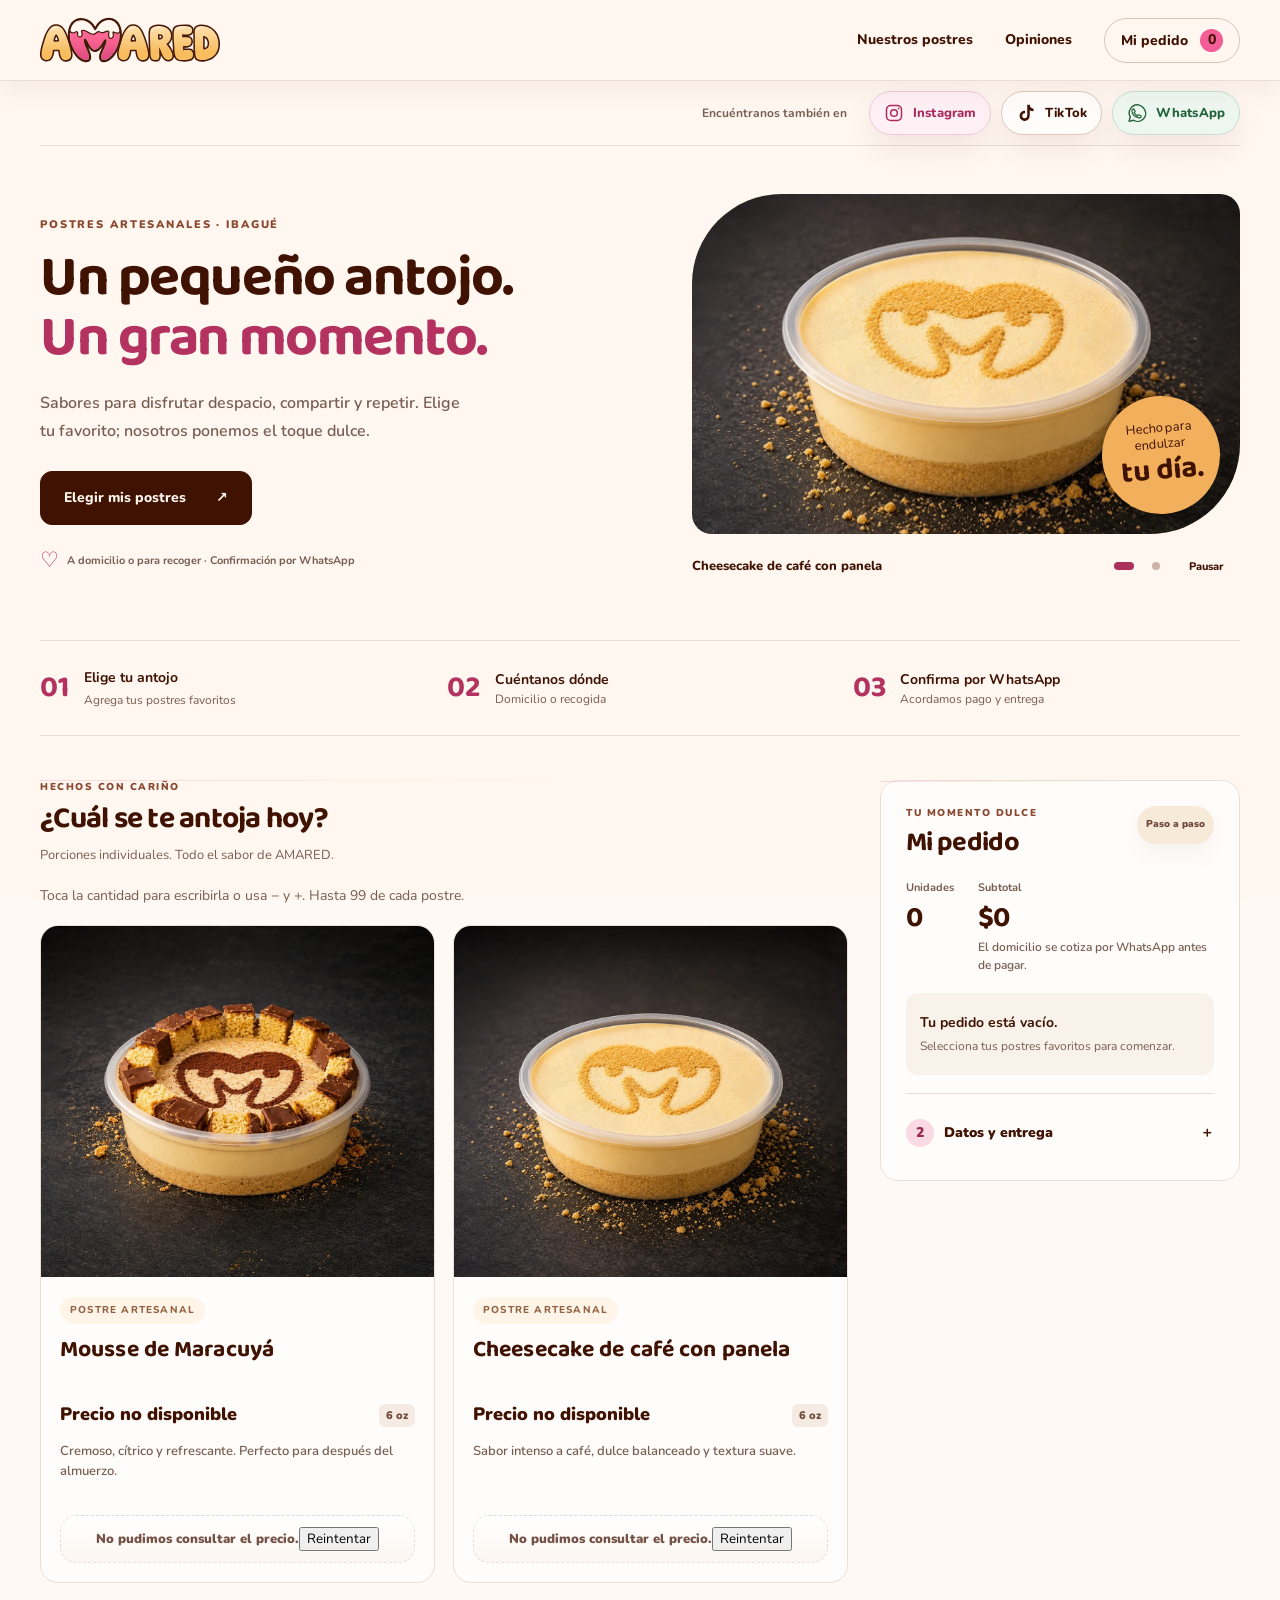
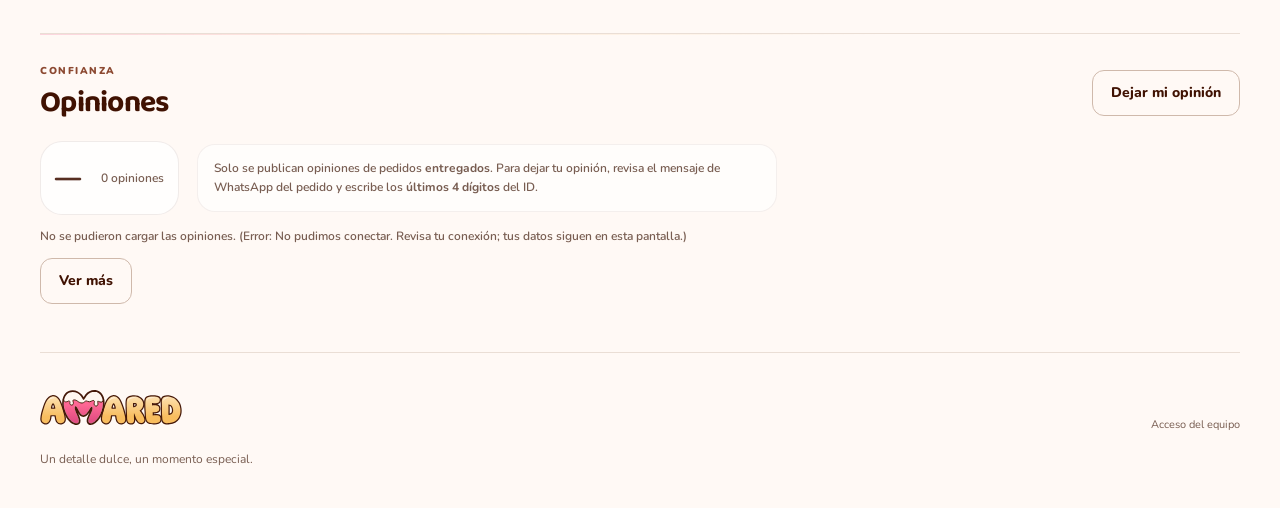
<file: index.html>
<!doctype html>
<html lang="es">
<head>
  <meta charset="utf-8">
  <meta name="viewport" content="width=device-width, initial-scale=1">
  <meta name="theme-color" content="#401102">
  <title>AMARED · Un pequeño antojo, un gran momento</title>
  <link rel="icon" href="assets/favicon.ico" type="image/x-icon">
  <link rel="preload" href="assets/Logo-Amared.svg" as="image" type="image/svg+xml">
  <link rel="preload" href="assets/Logo-Isotipo-Amared.svg" as="image" type="image/svg+xml">
  <link rel="stylesheet" href="https://cdnjs.cloudflare.com/ajax/libs/font-awesome/6.5.2/css/all.min.css">
  <link rel="stylesheet" href="styles.css?v=20260919-ux22">
<meta name="description" content="Postres artesanales AMARED en Ibagué. Elige tu favorito, solicita domicilio o recogida y confirma tu pedido por WhatsApp."><link rel="preconnect" href="https://fonts.googleapis.com"><link rel="preconnect" href="https://fonts.gstatic.com" crossorigin><link rel="stylesheet" href="https://fonts.googleapis.com/css2?family=Baloo+2:wght@600;700;800&amp;family=Nunito:wght@400;600;700;800&amp;display=swap"><link rel="stylesheet" href="experience.css?v=20260919-refresh222"><script src="config.js?v=20260919-ux22"></script><script src="runtime.js?v=20260919-ux22"></script></head>
<body class="launch-checking amaredV2 storefront">
  <a class="skipLink" href="#inicio">Saltar al contenido</a><section id="launchGate" class="launchGate hidden" aria-live="polite">
    <div class="launchGateShell">
      <div class="launchGateCard">
        <img class="launchGateLogo" src="assets/Logo-Amared.svg" alt="AMARED Postres">
        <div class="launchGateKicker">Inauguración AMARED</div>
        <h1>La página aún no se encuentra disponible</h1>
        <p>Estamos preparando la apertura oficial. Únete al canal de WhatsApp para enterarte cuando inicie la inauguración.</p>

        <div class="launchCountdown" aria-label="Cuenta regresiva para la inauguración">
          <div><strong id="launchDays">00</strong><span>Días</span></div>
          <div><strong id="launchHours">00</strong><span>Horas</span></div>
          <div><strong id="launchMinutes">00</strong><span>Min</span></div>
          <div><strong id="launchSeconds">00</strong><span>Seg</span></div>
        </div>

        <form id="launchSignupForm" class="launchSignupForm launchSignupFormChannelOnly">
          <button id="launchChannelBtn" class="btn primary launchChannelBtn" type="button">
            <i class="fa-brands fa-whatsapp" aria-hidden="true"></i>
            Unirme al canal de WhatsApp
          </button>
          <div id="launchSignupStatus" class="launchSignupStatus" role="status">Recibe novedades, fecha de apertura y disponibilidad del combo inaugural.</div>
        </form>

        <div class="launchGateFoot">
          Apertura oficial: <strong>12 de junio</strong> · Combo inaugural por <strong>$22.900</strong> por tiempo limitado.
        </div>
      </div>
    </div>
  </section>

  <div class="page">
    <header class="topbar">
      <div class="topbarInner">
        <a class="brand brandLink" href="#inicio" aria-label="Ir al inicio AMARED">
          <img class="brandLogo" src="assets/Logo-Amared.svg" alt="AMARED Postres">
        </a>
        <button id="btnIndexAdminDesktopHub" class="btn amBtnSoft indexAdminTopbarAction hidden" type="button" aria-label="Volver al panel">Panel</button>
      <nav class="storeNav" aria-label="Navegación principal"><a href="#postres">Nuestros postres</a><a href="#opiniones">Opiniones</a><button type="button" data-checkout-open class="navCart">Mi pedido <span id="navCartCount">0</span></button></nav></div>
    </header>
    <div class="socialStrip">
      <p>Encuéntranos también en</p>
      <nav aria-label="Redes sociales de AMARED">
        <a class="socialLink socialInstagram" href="https://www.instagram.com/amaredpostres" target="_blank" rel="noopener noreferrer"><svg viewBox="0 0 24 24" width="20" height="20" fill="none" stroke="currentColor" stroke-width="1.8" aria-hidden="true"><rect x="3" y="3" width="18" height="18" rx="5"></rect><circle cx="12" cy="12" r="4"></circle><circle cx="17.5" cy="6.5" r="1" fill="currentColor" stroke="none"></circle></svg><span>Instagram</span></a>
        <a class="socialLink socialTikTok" href="https://www.tiktok.com/@amaredpostres" target="_blank" rel="noopener noreferrer"><svg viewBox="0 0 24 24" width="20" height="20" fill="currentColor" aria-hidden="true"><path d="M16.5 2h-3v13.4a3 3 0 1 1-2.6-3V9.3a6.1 6.1 0 1 0 5.6 6.1V8.6A8.4 8.4 0 0 0 21 10V6.8A5.1 5.1 0 0 1 16.5 2Z"></path></svg><span>TikTok</span></a>
        <a class="socialLink socialWhatsApp" href="https://wa.me/573028473086" target="_blank" rel="noopener noreferrer"><svg viewBox="0 0 24 24" width="20" height="20" fill="none" stroke="currentColor" stroke-width="1.7" stroke-linecap="round" stroke-linejoin="round" aria-hidden="true"><path d="M20.6 7A9.5 9.5 0 0 1 8 20.7L2.5 22l1.4-5.3A9.5 9.5 0 1 1 20.6 7Z"></path><path d="m8 7 1.8 3-1.2 1.4a10 10 0 0 0 4 4L14 14l3 1.7c0 1.5-1.1 2.5-2.6 2.1-4.8-1.2-8-4.5-8.5-8.1C5.8 8.4 6.7 7.2 8 7Z" stroke-width="1.4"></path></svg><span>WhatsApp</span></a>
      </nav>
    </div>

    <div id="privateOrderBanner" class="privateOrderBanner hidden" role="status">
      <div>
        <strong>Acceso interno activo</strong>
        <span>La página pública sigue bloqueada hasta la inauguración. Este modo es solo para registrar pedidos internos.</span>
      </div>
      <button id="btnPrivateOrderExit" class="privateOrderExit" type="button">Salir</button>
    </div>

    <main class="container amIndex" id="inicio">
      <section class="hero heroPremium atelierHero">
  <div class="atelierHeroCopy"><p class="eyebrow">POSTRES ARTESANALES · IBAGUÉ</p>
    <h1>Un pequeño antojo.<br><span>Un gran momento.</span></h1>
    <p>Sabores para disfrutar despacio, compartir y repetir. Elige tu favorito; nosotros ponemos el toque dulce.</p>
    <a class="btn primary heroCta" href="#postres">Elegir mis postres <span aria-hidden="true">↗</span></a>
    <div class="heroDeliveryNote"><span aria-hidden="true">♡</span> A domicilio o para recoger · Confirmación por WhatsApp</div>
  </div>
  <div class="heroShowcase" role="region" aria-roledescription="carrusel" aria-label="Postres de AMARED">
    <div class="atelierHeroPhoto">
      <img class="heroSlide is-active" data-hero-product="cheesecake_cafe_panela" src="assets/cheesecake.webp" alt="Cheesecake de café con panela" width="1104" height="1104" fetchpriority="high" decoding="async" aria-hidden="false">
      <img class="heroSlide" data-hero-product="mousse_maracuya" src="assets/mousse.webp" alt="Mousse de Maracuyá" width="1104" height="1104" decoding="async" aria-hidden="true">
      <div class="photoCaption">Hecho para endulzar<br><strong>tu día.</strong></div>
    </div>
    <div class="heroShowcaseBar">
      <p id="heroProductName">Cheesecake de café con panela</p>
      <div class="heroControls" role="group" aria-label="Cambiar imagen del postre">
        <button class="heroDot" type="button" data-hero-select="cheesecake_cafe_panela" aria-label="Mostrar Cheesecake de café con panela" aria-pressed="true"></button>
        <button class="heroDot" type="button" data-hero-select="mousse_maracuya" aria-label="Mostrar Mousse de Maracuyá" aria-pressed="false"></button>
        <button id="heroPause" class="heroPause" type="button" aria-label="Pausar cambio automático de postres">Pausar</button>
      </div>
    </div>
    <span id="heroAnnouncement" class="visuallyHidden" role="status"></span>
  </div>
</section>
<nav class="purchaseJourney" aria-label="Cómo hacer tu pedido">
  <a href="#postres"><span>01</span><div><strong>Elige tu antojo</strong><small>Agrega tus postres favoritos</small></div></a>
  <button type="button" data-checkout-open><span>02</span><div><strong>Cuéntanos dónde</strong><small>Domicilio o recogida</small></div></button>
  <button type="button" data-checkout-open><span>03</span><div><strong>Confirma por WhatsApp</strong><small>Acordamos pago y entrega</small></div></button>
</nav><section class="layout layoutPremium">
        <section class="card cardProducts" id="postres">
          <div class="sectionHead">
            <div>
              <div class="sectionKicker">HECHOS CON CARIÑO</div>
              <h2 class="cardTitle">¿Cuál se te antoja hoy?</h2>
            </div>
          <p class="catalogLead">Porciones individuales. Todo el sabor de AMARED.</p></div>

          <div id="inauguralPromoBanner" class="inauguralPromoBanner hidden" aria-live="polite">
            <div class="promoCopy">
              <span class="promoKicker">Semana inaugural</span>
              <strong>Combo inaugural por tiempo limitado</strong>
              <small>Incluye los 2 postres, detalle especial y domicilio gratis. Disponible hasta agotar existencias.</small>
            </div>
            <div class="promoCountdown" aria-label="Tiempo restante del combo inaugural">
              <div><strong id="promoDays">00</strong><span>Días</span></div>
              <div><strong id="promoHours">00</strong><span>Horas</span></div>
              <div><strong id="promoMinutes">00</strong><span>Min</span></div>
              <div><strong id="promoSeconds">00</strong><span>Seg</span></div>
            </div>
          </div>

          <p id="quantityHelp" class="quantityHelp">Toca la cantidad para escribirla o usa − y +. Hasta 99 de cada postre.</p><div id="products" class="products"></div>
        </section>

        <section class="card cardOrder" id="pedido">
          <div class="sectionHead orderHead">
            <div>
              <div class="sectionKicker">TU MOMENTO DULCE</div>
              <h2 class="cardTitle">Mi pedido</h2>
            </div>
            <div class="sectionPill sectionPillAccent">Paso a paso</div>
          </div>

          <div class="summaryRow">
            <div class="summaryBox">
              <div class="summaryLabel">Unidades</div>
              <div id="totalUnits" class="summaryValue">0</div>
            </div>

            <div class="subtotalBox">
              <div class="summaryLabel">Subtotal</div>
              <div class="subtotalBig">$<span id="subtotal">0</span></div>
              <div class="muted small">El domicilio se cotiza por WhatsApp antes de pagar.</div>
            </div>
          </div>

          <div class="miniCard cartMiniCard">
            <div class="miniCardTop">
              <img class="miniIcon" src="assets/Logo-Isotipo-Amared.svg" alt="AMARED icono">
              <div class="miniTitle">Resumen del pedido</div>
            </div>
            <div id="cartSummary" class="cartSummary muted">Aún no has seleccionado postres.</div>
          </div>

          <details id="checkoutDetails" class="checkoutDetails"><summary><span>2</span> Datos y entrega <b aria-hidden="true">＋</b></summary><p class="checkoutLead">Solo necesitamos estos datos para preparar tu pedido.</p><div class="form">
            <div id="checkoutError" class="checkoutError" role="alert" hidden></div><div class="hint">Completa solo lo esencial para registrar tu pedido. Los campos con <span class="req">*</span> son obligatorios.</div>

            <div class="formGrid formGrid2">
              <div class="field">
                <label class="label" for="name">Nombre <span class="req">*</span></label>
                <input id="name" class="input" type="text" placeholder="Ej: Cristian" autocomplete="name" maxlength="80">
              </div>

              <div class="field">
                <label class="label" for="phone">Número de teléfono <span class="req">*</span></label>
                <input id="phone" class="input" type="tel" placeholder="Ej: 3028473086" autocomplete="tel" inputmode="tel" maxlength="18">
              </div>
            </div>

            <div class="field">
              <label id="addressLabel" class="label" for="address">Dirección <span class="req">*</span></label>
              <input id="address" class="input" type="text" placeholder="Ej: Calle 53, número 8-2, Ibagué, Tolima" autocomplete="street-address" maxlength="250">
              <div id="addressHint" class="muted small addressHint hidden">Este campo cambia según el tipo de entrega que elijas.</div>
            </div>

            <div id="neighborhoodField" class="field neighborhoodField">
              <label id="neighborhoodLabel" class="label" for="neighborhood">Barrio o sector <span class="req">*</span></label>
              <div class="neighborhoodCombo">
                <input id="neighborhood" class="input" type="text" placeholder="Ej: Jordán, Centro, El Salado" autocomplete="off" role="combobox" aria-expanded="false" aria-controls="neighborhoodSuggest" aria-autocomplete="list" maxlength="100">
                <button id="neighborhoodToggle" class="neighborhoodToggle" type="button" aria-label="Mostrar barrios disponibles" aria-controls="neighborhoodSuggest">⌄</button>
              </div>
              <div id="neighborhoodSuggest" class="neighborhoodSuggest hidden" role="listbox" aria-label="Barrios sugeridos"></div>
              <datalist id="neighborhoodOptions"></datalist>
              <div id="neighborhoodHint" class="muted small neighborhoodHint">Busca tu barrio en el listado. Si no aparece, puedes escribirlo manualmente para revisar la entrega.</div>
            </div>

            <div class="miniCard deliveryCard">
              <div class="miniCardTop">
                <div class="miniTitle">Entrega y ubicación</div>
              </div>
              <div class="muted small deliveryIntro">Selecciona la opción que mejor te funcione. La opción predeterminada te permite escribir una dirección de referencia y completar el pedido fácilmente por WhatsApp.</div>

              <div class="locationOptions deliveryTiles">
                <label class="radioRow deliveryTile">
                  <input type="radio" name="locMethod" value="whatsapp" checked>
                  <span class="deliveryTileCopy">
                    <strong>Enviar ubicación por WhatsApp</strong>
                    <small>Escribe una dirección de referencia aquí y en el chat te indicaremos cómo compartir tu ubicación.</small>
                  </span>
                </label>

                <div id="waLocBlock" class="waLocBlock muted small tileDetail">
                  <div class="waLocCopy">Escribe tu dirección o punto de referencia en este formulario. Cuando se abra WhatsApp, podremos guiarte para compartir la ubicación exacta si lo necesitas.</div>
                  <div class="tutorialHelper">
                    <strong>Video corto · 27 s</strong>
                    <span>Mira cómo compartir tu ubicación exacta por WhatsApp sin salir del proceso de pedido.</span>
                  </div>
                  <div class="tutorialAction">
                    <button id="btnWaTutorial" class="btn tutorialBtn" type="button">Ver tutorial</button>
                  </div>
                </div>

                <label class="radioRow deliveryTile">
                  <input type="radio" name="locMethod" value="maps">
                  <span class="deliveryTileCopy">
                    <strong>Enviar link de Google Maps</strong>
                    <small>La opción más precisa para ubicar tu domicilio.</small>
                  </span>
                </label>

                <div id="mapsBlock" class="mapsBlock tileDetail">
                  <div class="mapsRow">
                    <input id="maps" class="input" type="url" placeholder="Pega aquí el link de tu ubicación">
                    <button id="btnOpenMaps" class="btn secondary" type="button">Abrir Maps</button>
                  </div>
                  <div class="muted small">Abre Google Maps, toca compartir, copia el enlace y pégalo aquí.</div>
                  <div class="tutorialHelper">
                    <strong>Video corto · 34 s</strong>
                    <span>Te mostramos dónde copiar el enlace de Google Maps y cómo pegarlo correctamente aquí.</span>
                  </div>
                  <div class="tutorialAction">
                    <button id="btnMapsTutorial" class="btn tutorialBtn" type="button">Ver tutorial</button>
                  </div>
                </div>

                <label class="radioRow deliveryTile">
                  <input type="radio" name="locMethod" value="pickup">
                  <span class="deliveryTileCopy">
                    <strong>Recoger el pedido presencialmente</strong>
                    <small>Tu pedido quedará marcado como recogida presencial.</small>
                  </span>
                </label>

                <div id="pickupBlock" class="pickupBlock hidden tileDetail">
                  <div class="pickupBox">
                    <div class="pickupTitle">Recogida presencial</div>
                    <div class="muted small">No será necesario escribir dirección. El pedido se registrará como <strong>recogida presencial</strong>.</div>

                    <details class="pickupInfoDetails">
                      <summary>Más información sobre la recogida presencial</summary>
                      <div class="pickupInfoBody">
                        <div class="muted small">Para confirmar tu pedido por recogida presencial, solicitamos un anticipo de reserva del <strong>40%</strong> del valor total. Este valor se abona al pedido y el saldo restante se paga al momento de reclamarlo en el horario de entrega.</div>

                        <div id="pickupPaymentPreview" class="pickupPaymentPreview">
                          <div class="pickupPaymentLine">
                            <span>Total actual del pedido</span>
                            <strong id="pickupPreviewTotal">$0</strong>
                          </div>
                          <div class="pickupPaymentLine accent">
                            <span>Anticipo a confirmar por WhatsApp</span>
                            <strong id="pickupPreviewReserve">$0</strong>
                          </div>
                          <div class="pickupPaymentLine">
                            <span>Saldo restante al reclamar</span>
                            <strong id="pickupPreviewBalance">$0</strong>
                          </div>
                        </div>

                        <div class="muted small">El valor exacto también se enviará automáticamente en el mensaje de WhatsApp cuando confirmes el pedido.</div>
                      </div>
                    </details>

                    <div id="pickupVideoHint" class="tutorialHelper">
                      <strong>Video corto · 37 s</strong>
                      <span>Mira cómo funciona la recogida presencial, el punto de encuentro y la entrega del pedido.</span>
                    </div>
                    <div class="pickupActions">
                      <button id="btnPickupTutorial" class="btn tutorialBtn" type="button">Ver tutorial</button>
                    </div>
                  </div>
                </div>
              </div>
            </div>

            <details class="orderExtras"><summary>Agregar una nota o correo (opcional)</summary><div class="field">
              <label class="label" for="email">Correo electrónico (opcional)</label>
              <input id="email" class="input" type="email" placeholder="Ej: correo@dominio.com" autocomplete="email" maxlength="120">
              <div class="muted small">Podrías recibir notificaciones del pedido o información relacionada con AMARED.</div>
            </div>

            <div class="field">
              <label class="label" for="notes">Notas (opcional)</label>
              <textarea id="notes" class="textarea" rows="3" placeholder="Ej: Portería / Torre 2 / Sin canela" maxlength="500"></textarea>
            </div>

            </details><div class="waOptWrap">
              <label class="checkRow">
                <input id="waOptIn" type="checkbox" checked>
                <span>Autorizo avisos de este pedido por WhatsApp.</span>
              </label>
              <div id="waOptHint" class="waOptHint hidden">Puedes autorizar los avisos del pedido. Tu selección es opcional y puedes cambiarla.</div>
            </div>

            <button id="btnWhatsApp" class="btn primary btnOrderMain" type="button">3 · Revisar mi pedido →</button>

            <p class="checkoutFinePrint">Revisarás el resumen antes de registrarlo. El pago se acuerda en el chat.</p><div id="status" class="status hidden" aria-hidden="true"></div>
          </div>
        </details></section>
      </section>

      <section id="indexAdminSection" class="card indexAdminSection hidden" aria-label="Configuración admin de la página de pedidos">
        <div class="sectionHead reviewsHead">
          <div>
            <div class="sectionKicker">Modo administrador</div>
            <h2 class="cardTitle">Página de pedidos</h2>
          </div>
          <div class="sectionHeadActions">
            <button id="btnIndexAdminGoOpiniones" class="btn secondary indexAdminDesktopOpinions" type="button">Opiniones</button>
            <div class="sectionPill sectionPillAccent">Admin</div>
          </div>
        </div>

        <div class="indexAdminIntro">Desde aquí puedes actualizar los precios visibles del catálogo. Las respuestas a opiniones se gestionan en el bloque de opiniones que aparece más abajo.</div>

        <div class="indexAdminGrid isSingle">
          <div class="miniCard indexAdminCard">
            <div class="miniCardTop">
              <img class="miniIcon" src="assets/Logo-Isotipo-Amared.svg" alt="AMARED">
              <div class="miniTitle">Precios del catálogo</div>
            </div>
            <div id="indexAdminPriceList" class="indexAdminPriceList"></div>
            <div class="row indexAdminActions">
              <button id="btnIndexAdminSavePrices" class="btn primary" type="button">Guardar precios</button>
              <button id="btnIndexAdminResetPrices" class="btn secondary" type="button">Restablecer</button>
            </div>
            <div id="indexAdminStatus" class="muted small indexAdminStatus"></div>
          </div>
        </div>
      </section>

      <section class="card cardReviews" id="opiniones">
        <div class="sectionHead reviewsHead">
          <div>
            <div class="sectionKicker">Confianza</div>
            <h2 class="cardTitle">Opiniones</h2>
          </div>
          <button id="btnOpenReviewModal" class="btn secondary" type="button">Dejar mi opinión</button>
        </div>

        <div class="reviewsSummary">
          <div class="reviewsAvg">
            <div class="avgNum" id="reviewsAvg">—</div>
            <div class="avgStars" id="reviewsAvgStars" aria-hidden="true"></div>
            <div class="muted small"><span id="reviewsCount">0</span> opiniones</div>
          </div>
          <div class="muted small reviewsHint">
            Solo se publican opiniones de pedidos <b>entregados</b>. Para dejar tu opinión, revisa el mensaje de WhatsApp del pedido y escribe los <b>últimos 4 dígitos</b> del ID.
          </div>
        </div>

        <div id="reviewsList" class="reviewsList"></div>
        <div id="reviewsInlineLoading" class="reviewsInlineLoading">
          <div class="spinner" aria-hidden="true"></div>
          <div class="muted small">Cargando opiniones...</div>
        </div>

        <div class="row" style="justify-content:flex-end; gap:10px; margin-top:12px; flex-wrap:wrap;">
          <button id="btnMoreReviews" class="btn secondary" type="button">Ver más</button>
        </div>
      </section>
    </main>
  </div>

  <div id="tutorialModal" class="modalOverlay tutorialModalOverlay hidden" aria-hidden="true">
    <div class="modal tutorialModal" role="dialog" aria-modal="true" aria-labelledby="tutorialModalTitle">
      <div class="modalHeader tutorialModalHeader">
        <div>
          <div class="tutorialModalKicker">Tutorial AMARED</div>
          <h3 id="tutorialModalTitle" class="modalTitle">Tutorial</h3>
        </div>
        <button id="btnCloseTutorial" class="iconBtn" type="button" aria-label="Cerrar tutorial">✕</button>
      </div>
      <div class="modalBody tutorialModalBody">
        <p id="tutorialModalText" class="tutorialModalText"></p>
        <div class="tutorialVideoShell">
          <video id="tutorialVideo" class="tutorialVideo" controls playsinline preload="none"></video>
        </div>
        <div class="tutorialModalHint">Puedes cerrar el tutorial cuando quieras y continuar tu pedido exactamente donde estabas.</div>
      </div>
    </div>
  </div>

  <div id="confirmModal" class="modalOverlay hidden" aria-hidden="true">
    <div class="modal">
      <div class="modalHeader">
        <h3 class="modalTitle">¿Todo se ve bien?</h3>
        <button id="btnCloseModal" class="iconBtn" type="button" aria-label="Cerrar">✕</button>
      </div>

      <div class="modalBody">
        <div id="modalItems" class="modalItems"></div>

        <div id="modalCustomerSummary" class="modalCustomerSummary"></div><div class="modalTotals">
          <div class="modalTotalLine">
            <span class="muted">Unidades</span>
            <strong id="modalUnits">0</strong>
          </div>
          <div class="modalTotalLine">
            <span class="muted">Subtotal</span>
            <strong class="modalSubtotal">$<span id="modalSubtotal">0</span></strong>
          </div>

          <div id="modalPickupBreakdown" class="modalPickupBreakdown hidden">
            <div class="modalTotalLine compact">
              <span class="muted">Anticipo de reserva (40%)</span>
              <strong id="modalPickupReserve">$0</strong>
            </div>
            <div class="modalTotalLine compact">
              <span class="muted">Saldo restante al reclamar</span>
              <strong id="modalPickupBalance">$0</strong>
            </div>
          </div>

          <div class="muted small">La entrega se confirma según el método que seleccionaste.</div>
        </div>
      </div>

      <div class="modalFooter">
        <div id="modalStatus" class="muted small" style="flex:1; align-self:center; display:none;"></div>
        <button id="btnSendWhatsApp" class="btn primary" type="button">Registrar mi pedido</button>
      </div>

      <div id="fallbackWrap" class="helpBar" style="margin-top:12px;">
        <details id="fallbackDetails" class="helpDetails">
          <summary>Ayuda al cliente</summary>

          <div class="muted small" style="margin-top:10px;">
            Si tuviste algún problema al abrir WhatsApp o al enviar el pedido, copia el mensaje y pégalo en el chat para confirmar tu pedido.
          </div>

          <div class="muted small" style="margin-top:8px;">
            <b>Número:</b> <span id="waNumberText"></span>
          </div>

          <div class="row" style="gap:10px; margin-top:10px; flex-wrap:wrap;">
            <button id="btnOpenChat" class="btn secondary" type="button">Abrir chat</button>
            <button id="btnCopyMessage" class="btn secondary" type="button">Copiar mensaje</button>
          </div>

          <textarea id="modalMessage" class="textarea" rows="7" readonly style="margin-top:10px; display:none;"></textarea>

          <div class="muted small" style="margin-top:8px;">
            Copia, pega en WhatsApp y envía el mensaje.
          </div>
        </details>
      </div>
    </div>
  </div>

  <div id="reviewModal" class="modalOverlay hidden" aria-hidden="true">
    <div class="modal">
      <div class="modalHeader">
        <h3 class="modalTitle">Deja tu opinión</h3>
        <button id="btnCloseReview" class="iconBtn" type="button" aria-label="Cerrar">✕</button>
      </div>

      <div class="modalBody">
        <div class="muted small">
          Para validar tu pedido, revisa el mensaje de WhatsApp donde aparece el ID del pedido y escribe solo los <b>últimos 4 dígitos</b> (ej: <b>1234</b>). Solo se aceptan opiniones de pedidos con estado <b>Enviado</b>.
        </div>

        <div class="formRow" style="margin-top:12px;">
          <label class="label" for="reviewLast4">Últimos 4 dígitos del ID *</label>
          <input id="reviewLast4" class="input" inputmode="numeric" maxlength="4" placeholder="1234">
        </div>

        <div class="formRow" style="margin-top:12px;">
          <div class="label">Calificación *</div>
          <div id="reviewStars" class="starRow" role="radiogroup" aria-label="Calificación">
            <button class="starBtn" type="button" data-value="1" aria-label="1 estrella">★</button>
            <button class="starBtn" type="button" data-value="2" aria-label="2 estrellas">★</button>
            <button class="starBtn" type="button" data-value="3" aria-label="3 estrellas">★</button>
            <button class="starBtn" type="button" data-value="4" aria-label="4 estrellas">★</button>
            <button class="starBtn" type="button" data-value="5" aria-label="5 estrellas">★</button>
          </div>
        </div>

        <div class="formRow" style="margin-top:12px;">
          <label class="label" for="reviewName">Nombre del pedido</label>
          <input id="reviewName" class="input" maxlength="80" placeholder="Se cargará automáticamente con tu pedido" readonly>
          <div id="reviewNameStatus" class="muted small reviewIdentityStatus">Escribe los 4 dígitos y cargaremos el nombre del pedido.</div>
        </div>

        <div class="formRow" style="margin-top:12px;">
          <label class="label" for="reviewComment">Tu opinión *</label>
          <textarea id="reviewComment" class="textarea" rows="5" maxlength="300" placeholder="Cuéntanos cómo fue tu experiencia…"></textarea>
          <div class="muted small" id="reviewCharCount">0/300</div>
        </div>
      </div>

      <div class="modalFooter">
        <button id="btnSubmitReview" class="btn" type="button">Enviar opinión</button>
      </div>
    </div>
  </div>

  <div id="alertOverlay" class="alertOverlay hidden" aria-hidden="true">
    <div class="alertBox" role="alertdialog" aria-modal="true" aria-labelledby="alertTitle">
      <div id="alertTitle" class="alertTitle">Aviso</div>
      <div id="alertText" class="alertText"></div>

      <div id="alertHelpWrap" class="alertHelpWrap hidden">
        <details id="alertHelpDetails" class="helpDetails">
          <summary>No abrió WhatsApp</summary>

          <div class="muted small" style="margin-top:10px;">
            Copia el mensaje y pégalo en WhatsApp para confirmar tu pedido.
          </div>

          <div class="muted small" style="margin-top:8px;">
            <b>Número:</b> <span id="alertWaNumberText"></span>
          </div>

          <div class="row" style="gap:10px; margin-top:10px; flex-wrap:wrap;">
            <button id="btnAlertOpenChat" class="btn secondary" type="button">Abrir chat</button>
            <button id="btnAlertCopyMessage" class="btn secondary" type="button">Copiar mensaje</button>
          </div>

          <textarea id="alertHelpMessage" class="textarea" rows="6" readonly style="margin-top:10px; display:none;"></textarea>

          <div class="muted small" style="margin-top:8px;">
            Copia, pega en WhatsApp y envía el mensaje.
          </div>
        </details>
      </div>

      <div class="alertFooter">
        <button id="btnAlertOk" class="btn primary" type="button">Entendido</button>
      </div>
    </div>
  </div>

  <div id="orderLoadingOverlay" class="amOrderLoadingOverlay hidden" aria-hidden="true" style="display:none;">
    <div class="amOrderLoadingBackdropFx" aria-hidden="true"></div>
    <div class="amOrderLoadingCard" role="dialog" aria-modal="true" aria-labelledby="orderLoadingText" aria-describedby="orderLoadingSub">
      <img class="amOrderLoadingBrand" src="assets/Logo-Amared.svg" alt="AMARED">
      <div class="amOrderLoadingVisual" aria-hidden="true">
        <div class="amOrderLoadingHalo"></div>
        <div class="amOrderLoadingLogoWrap">
          <img class="amOrderLoadingIsoImg" src="assets/Logo-Isotipo-Amared.svg" alt="">
        </div>
      </div>
      <div class="amOrderLoadingCopy">
        <div class="amOrderLoadingKicker">TU MOMENTO DULCE</div>
        <div role="status" aria-live="polite" id="orderLoadingText" class="amOrderLoadingTitle">Registrando pedido...</div>
        <div id="orderLoadingSub" class="amOrderLoadingSub">Estamos conectando tu pedido con AMARED.</div>
      </div>
      <div class="amOrderLoadingMeta">
        <span id="orderLoadingStep" class="amOrderLoadingStep">Iniciando</span>
        <strong id="orderLoadingPercent" class="amOrderLoadingPercent">0%</strong>
      </div>
      <div class="amOrderLoadingTrack" role="progressbar" aria-label="Registro del pedido (progreso estimado)" aria-valuemin="0" aria-valuemax="100" aria-valuenow="0"><span id="orderLoadingBar" class="amOrderLoadingBar"></span></div>
    </div>
  </div>

  <div id="adminReviewsModal" class="modalOverlay hidden" aria-hidden="true">
    <div class="modal" style="max-width:520px;">
      <div class="modalHeader">
        <h3 class="modalTitle">Modo admin</h3>
        <button id="btnCloseAdminReviewsModal" class="iconBtn" type="button" aria-label="Cerrar">×</button>
      </div>
      <div class="modalBody">
        <div class="muted small">Ingresa el PIN de admin para responder opiniones.</div>
        <label class="label" style="margin-top:12px;" for="adminPinReviews">PIN</label>
        <input id="adminPinReviews" class="input" inputmode="numeric" maxlength="12" placeholder="PIN">
        <div id="adminReviewsErr" class="muted small" style="margin-top:8px; color:#b00020;"></div>
      </div>
      <div class="modalFooter">
        <button id="btnAdminLoginReviews" class="btn primary" type="button">Ingresar</button>
      </div>
    </div>
  </div>

  <button id="btnOpinionesTop" class="backToTop hidden" type="button" aria-label="Volver al inicio">↑ Inicio</button>

  <div id="indexAdminMobileBar" class="indexAdminMobileBar hidden" aria-label="Acciones de la página de pedidos admin">
    <button id="btnIndexAdminBarRefresh" class="indexAdminMobileBtn" type="button" aria-label="Actualizar"><span class="ico" aria-hidden="true">↻</span><span class="txt">Actualizar</span></button>
    <div class="indexAdminMobileCenter">
      <button id="btnIndexAdminBarOpiniones" class="indexAdminMobilePill" type="button" aria-label="Ir a opiniones">Opiniones</button>
      <button id="btnIndexAdminBarTools" class="indexAdminMobilePill" type="button">Precios</button>
    </div>
    <button id="btnIndexAdminBarHub" class="indexAdminMobileBtn isIconOnly" type="button" aria-label="Inicio"><span class="ico" aria-hidden="true">⌂</span><span class="txt">Inicio</span></button>
  </div>

  <script src="routes-data.js?v=20260919-ux22"></script>
  <script src="app.js?v=20260919-ux22" defer></script>
<footer class="atelierFooter"><div><img src="assets/Logo-Amared.svg" width="142" height="54" alt="AMARED"><p>Un detalle dulce, un momento especial.</p></div><a href="hub.html" class="teamAccess">Acceso del equipo</a></footer>
<div class="mobileCartDock" id="mobileCartDock" hidden><div><small>Tu pedido · <span id="mobileCartUnits">0</span> postres</small><strong id="mobileCartTotal">$0</strong></div><button class="btn primary" type="button" data-checkout-open>Ver mi pedido →</button></div>
<div id="uxToast" class="uxToast" role="status" aria-live="polite"></div><script src="experience.js?v=20260919-ux22" defer></script><script src="showcase.js?v=20260919-ux22" defer></script></body>
</html>
</file>
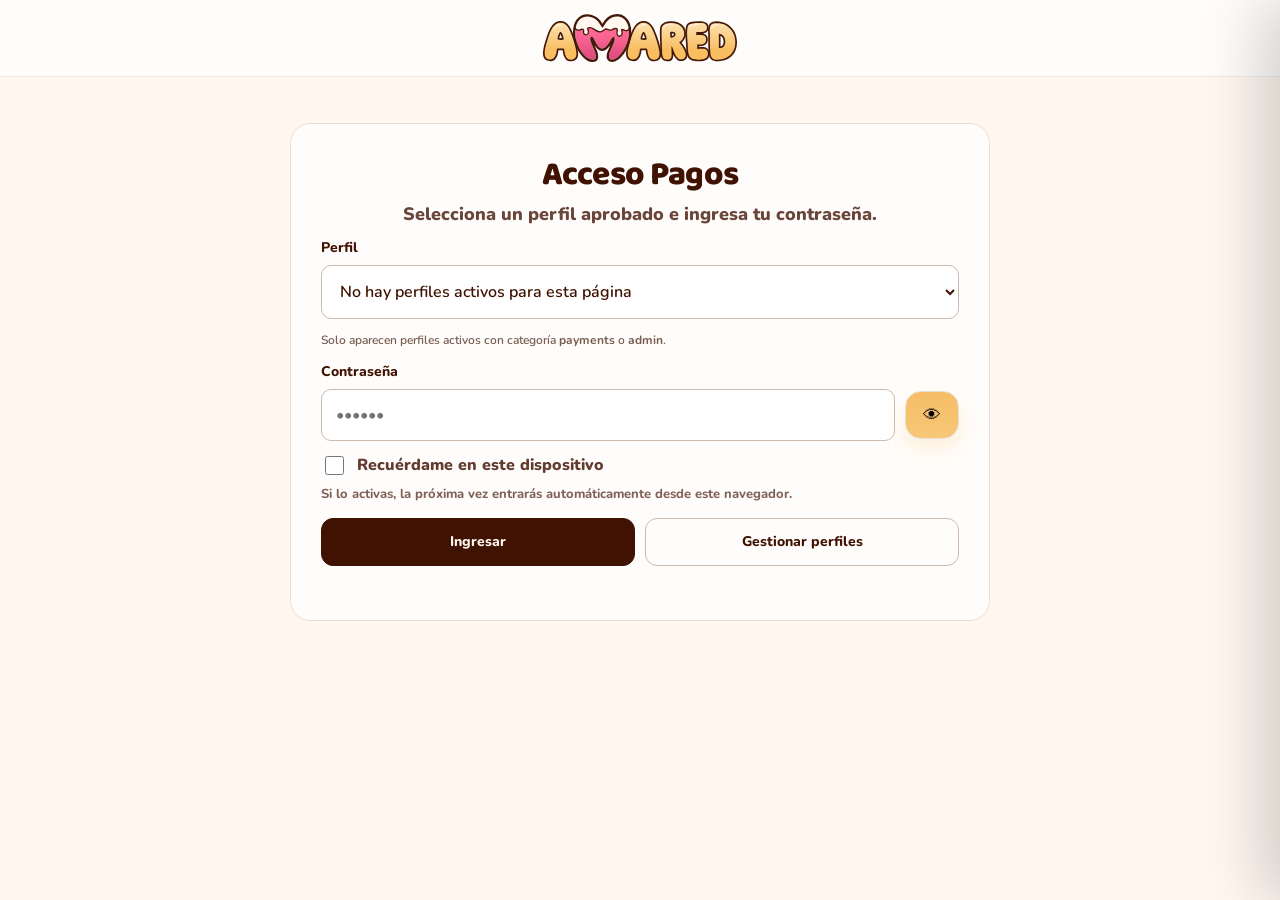
<file: admin.html>
<!doctype html>
<html lang="es">
<head>
  <script>
    try {
      if (new URLSearchParams(window.location.search).get("hub") === "1") {
        document.documentElement.classList.add("hubBoot");
      } else {
        document.documentElement.classList.add("hubReady");
      }
    } catch (_e) {
      document.documentElement.classList.add("hubReady");
    }
  </script>
  <style>
    html.hubBoot body { opacity: 1; }
    html.hubReady body { opacity: 1; transition: opacity .12s ease; }
    html.hubBoot body { overflow: hidden; }
    .amHubBootOverlay{
      position: fixed;
      inset: 0;
      z-index: 130000;
      display: none;
      align-items: center;
      justify-content: center;
      padding: 16px;
      background: rgba(64,17,2,.25);
      backdrop-filter: blur(6px);
      box-sizing: border-box;
    }
    html.hubBoot .amHubBootOverlay{ display:flex; }
    html.hubReady .amHubBootOverlay{ display:none; }
    .amHubBootCard{
      width: fit-content;
      max-width: min(420px, calc(100vw - 32px));
      background: rgba(255,255,255,.94);
      border: 1px solid rgba(64,17,2,.12);
      border-radius: 24px;
      padding: 16px 18px;
      box-shadow: 0 18px 40px rgba(0,0,0,.18);
      box-sizing: border-box;
    }
    .amHubBootRow{
      display: grid;
      grid-template-columns: auto minmax(0,1fr);
      gap: 12px;
      align-items: center;
    }
    .amHubBootRow > div:last-child{ min-width:0; }
    .amHubBootSpinner{
      width: 18px;
      height: 18px;
      border-radius: 999px;
      border: 2px solid rgba(64,17,2,.18);
      border-top-color: rgba(64,17,2,.70);
      animation: amHubBootSpin 1s linear infinite;
      flex: 0 0 auto;
    }
    .amHubBootTitle{
      font-weight: 950;
      font-size: 18px;
      line-height: 1.08;
      color:#401102;
    }
    .amHubBootSub{
      margin-top: 4px;
      font-size: 13px;
      line-height: 1.3;
      font-weight: 800;
      color: rgba(64,17,2,.72);
    }
    @media (max-width: 560px){
      .amHubBootCard{
        max-width: calc(100vw - 28px);
        padding: 14px 16px;
      }
      .amHubBootTitle{ font-size: 16px; }
      .amHubBootSub{ font-size: 12.5px; }
    }
    @keyframes amHubBootSpin{ to{ transform: rotate(360deg); } }
  </style>
  <meta charset="utf-8">
  <meta name="viewport" content="width=device-width,initial-scale=1">
  <title>AMARED | Pagos</title>
  <link rel="icon" href="assets/favicon.ico" type="image/x-icon">
  <link rel="stylesheet" href="styles.css?v=20260919-ux22">

  <style>
    .hidden { display:none !important; }

    /* LOGIN */
    .loginBox{
      max-width:420px; margin:60px auto; padding:20px;
      border-radius:18px; background:var(--paper);
      border:1px solid var(--border); box-shadow:var(--shadow);
    }
    .loginBox h2{ text-align:center; margin:0 0 6px; }
    .loginBox p{ text-align:center; font-size:14px; opacity:.7; margin:0 0 16px; }
    .field{ display:grid; gap:6px; margin-bottom:12px; }
    .mutedSmall{ opacity:.72; font-weight:800; font-size:13px; }

    .loginActions{ display:flex; gap:10px; }
    .btnLinkLike{ text-decoration:none; display:flex; align-items:center; justify-content:center; }
    .loginActions .btn{ flex:1; }
    @media (max-width:520px){
      .loginActions{ flex-direction:column; }
      .loginActions .btn{ width:100%; }
    }


    /* PANEL */
    .panelTop{
      display:flex; justify-content:space-between; align-items:center;
      gap:10px; flex-wrap:wrap; margin-bottom:10px;
    }
    .operatorLine{ font-size:14px; }
    .rightBtns{ display:flex; gap:10px; align-items:center; flex-wrap:wrap; }

    .iconBtn{
      width:44px; height:44px; border-radius:14px;
      border:1px solid var(--border); background:rgba(255,255,255,.75);
      display:flex; align-items:center; justify-content:center;
      font-size:20px; cursor:pointer;
      box-shadow: 0 8px 18px rgba(64,17,2,.06);
    }
    .iconBtn:active{ transform: translateY(1px); }

    .list{ display:grid; gap:10px; }

    .adminIndexToolsCard{ margin-top:14px; }
    .adminIndexToolsLead{ color:rgba(64,17,2,.72); font-weight:800; line-height:1.45; margin:0 0 12px; }
    .adminIndexToolsRows{ display:grid; gap:10px; }
    .adminIndexPriceRow{ display:grid; grid-template-columns:minmax(0,1fr) 150px; gap:10px; align-items:end; padding:10px 12px; border:1px solid rgba(64,17,2,.10); border-radius:14px; background:rgba(255,255,255,.7); }
    .adminIndexPriceName{ font-weight:950; line-height:1.12; }
    .adminIndexPriceHint{ margin-top:4px; font-size:12.5px; color:rgba(64,17,2,.6); font-weight:700; }
    .adminIndexActions{ display:flex; gap:10px; flex-wrap:wrap; margin-top:12px; }
    .adminIndexStatus{ min-height:18px; margin-top:8px; }
    @media (max-width: 860px){ .adminIndexPriceRow{ grid-template-columns:1fr; } }


    .orderItem{
      border:1px solid var(--border); background:var(--paper);
      border-radius:18px; box-shadow:0 12px 30px rgba(64,17,2,.08);
      overflow:hidden;
    }
    .orderHead{
      display:flex; justify-content:space-between; align-items:center;
      gap:10px; padding:12px 14px; cursor:pointer;
    }
    .orderId{ font-weight:950; }
    .orderMeta{ font-size:13px; opacity:.7; font-weight:800; }
    .chev{ font-size:18px; font-weight:950; opacity:.7; }

    .orderBody{ display:none; padding:12px 14px; border-top:1px solid var(--border); }
    .orderItem.open .orderBody{ display:block; }

    .grid2{ display:grid; grid-template-columns:1fr 1fr; gap:10px; }
    @media (max-width:860px){ .grid2{ grid-template-columns:1fr; } }

    .btnRow{ display:flex; gap:10px; justify-content:flex-end; flex-wrap:wrap; margin-top:12px; }
    .btnDanger{ background: rgba(64,17,2,.08); border:1px solid rgba(64,17,2,.18); }
    .badge{
      font-size:12px; font-weight:950; padding:6px 10px;
      border-radius:999px; border:1px solid var(--border);
      background:rgba(246,186,96,.12);
    }
    .hr{ height:1px; background: rgba(64,17,2,.10); margin:12px 0; }

    /* DRAWER */
    .drawerOverlay{ position:fixed; inset:0; background:rgba(0,0,0,.25); display:none; z-index:9000; }
    .drawerOverlay.show{ display:block; }
    .drawer{
      position:fixed; top:0; right:0; height:100%;
      width:min(460px, 92vw);
      background: var(--paper);
      border-left:1px solid var(--border);
      box-shadow: -18px 0 60px rgba(0,0,0,.18);
      transform: translateX(100%);
      transition: transform .2s ease;
      z-index:9100;
      display:flex; flex-direction:column;
    }
    .drawerOverlay.show + .drawer{ transform: translateX(0); }

    .drawerHeader{
      padding:14px;
      border-bottom:1px solid var(--border);
      display:flex; justify-content:space-between; align-items:center; gap:10px;
    }
    .drawerTitle{ font-weight:950; margin:0; }
    .drawerCloseX{ width:36px; height:36px; border-radius:999px; border:1px solid rgba(64,17,2,.12); background:rgba(255,255,255,.92); color:var(--choco); font-size:20px; line-height:1; font-weight:900; display:inline-flex; align-items:center; justify-content:center; cursor:pointer; box-shadow:0 10px 24px rgba(64,17,2,.10); margin-left:auto; flex:0 0 auto; }
    .drawerCloseX:hover{ transform:translateY(-1px); }
    .drawerBody{ padding:14px; overflow:auto; }
    .drawerControls{
      display:flex; gap:10px; align-items:center; flex-wrap:wrap;
      margin-bottom:10px;
    }
    .chip{
      border:1px solid var(--border);
      background: rgba(255,255,255,.75);
      border-radius:999px;
      padding:8px 10px;
      font-weight:900;
      cursor:pointer;
    }
    .chip.active{ background: rgba(242,91,143,.14); }

    /* MODALS */
    .modalOverlay{
      position:fixed; inset:0; background:rgba(0,0,0,.25);
      display:none; align-items:center; justify-content:center;
      padding:16px; z-index:9999;
    }
    .modalOverlay.show{ display:flex; }
    .modalBox{
      width:min(560px, 100%);
      background:var(--paper); border:1px solid var(--border);
      border-radius:18px; box-shadow:var(--shadow);
      padding:14px;
    }
    .modalTitle{ font-weight:950; margin:0 0 6px; }
    .modalText{ color:rgba(64,17,2,.74); font-weight:800; margin:0 0 12px; }
    .modalFooter{ display:flex; gap:10px; justify-content:flex-end; flex-wrap:wrap; }

    /* LOADING */
    .adminLoadingOverlay{
      position:fixed; inset:0; display:none;
      align-items:center; justify-content:center;
      background: rgba(64,17,2,.25);
      backdrop-filter: blur(6px);
      z-index:12000;
      padding:16px;
    }
    .adminLoadingOverlay.show{ display:flex; }
  
    .topbarInner.adminTopbarInner{ justify-content:space-between; }
    .adminBrand{ display:flex; align-items:center; gap:12px; }
    .adminBrandMeta{ display:flex; flex-direction:column; gap:2px; }
    .adminBrandTitle{ font-weight:950; font-size:18px; line-height:1.08; }
    .adminBrandSubtitle{ font-size:12.5px; color:rgba(64,17,2,.65); font-weight:800; }

    .loginBrandTop{
      display:flex; justify-content:center; align-items:center;
      margin: 16px 0 10px;
    }
    .loginBrandTop img{ height:58px; width:auto; display:block; }

    .amLoginTopbar{ position:sticky; top:0; z-index:15; }
    .amLoginTopbarInner{ justify-content:center; }
    .amLoginBrand{ display:flex; align-items:center; justify-content:center; width:100%; }
    .amLoginTopbarLogo{ height:48px; width:auto; display:block; }
    @media (max-width:860px){ .amLoginTopbarLogo{ height:42px; } }

    .adminHeaderActions{
      display:none; align-items:center; gap:10px; flex-wrap:wrap;
    }
    .adminHeaderActions .btn{ min-height:44px; border-radius:16px; font-weight:900; }
    .adminHeaderActions .adminBtnRefresh{
      background: linear-gradient(180deg, rgba(246,186,96,.96), rgba(246,186,96,.86));
      color: var(--choco);
      border:1px solid rgba(246,186,96,.55);
    }
    .adminHeaderActions .adminBtnHistory{
      background: linear-gradient(180deg, rgba(242,91,143,.16), rgba(242,91,143,.10));
      color: var(--choco);
      border:1px solid rgba(242,91,143,.22);
    }
    .adminHeaderActions .adminBtnLogout{
      background: rgba(255,255,255,.84);
      color: var(--choco);
      border:1px solid var(--border);
    }
    .adminMobileBar{
      position: fixed;
      left: 12px; right: 12px;
      bottom: calc(env(safe-area-inset-bottom, 0px) + 12px);
      display:none; align-items:center; gap:10px;
      padding:10px;
      border-radius:999px;
      border:1px solid rgba(64,17,2,.10);
      background: linear-gradient(180deg, rgba(255,252,248,.92), rgba(246,239,231,.88));
      box-shadow: 0 18px 44px rgba(64,17,2,.14);
      backdrop-filter: blur(10px);
      z-index: 9500;
    }
    .adminMobileBtn{
      width:52px; height:52px;
      min-width:52px; min-height:52px;
      padding:0;
      overflow:hidden;
      flex:0 0 52px;
      border-radius:999px;
      border:1px solid rgba(255,255,255,.92);
      background: linear-gradient(180deg, rgba(255,255,255,.98), rgba(249,246,242,.94));
      display:flex; align-items:center; justify-content:center;
      font-weight:950; font-size:16px; color:var(--choco);
      box-shadow: 0 10px 22px rgba(64,17,2,.08), inset 0 1px 0 rgba(255,255,255,.85);
      cursor:pointer;
    }
    .adminMobileBtn .ico{
      display:block;
      font-size:20px;
      line-height:1;
      transform: translateY(-1px);
    }
    .adminMobileBtn .txt{
      display:none !important;
    }
    .adminMobileCenter{
      flex:1; min-width:0;
      border-radius:999px;
      border:1px solid rgba(255,255,255,.92);
      background: linear-gradient(180deg, rgba(255,255,255,.98), rgba(248,244,239,.94));
      padding:4px;
      display:grid;
      grid-template-columns:1fr;
      box-shadow: 0 10px 22px rgba(64,17,2,.06), inset 0 1px 0 rgba(255,255,255,.80);
    }
    .adminMobilePill{
      width:100%;
      border:0;
      border-radius:999px;
      background: transparent;
      color: var(--choco);
      min-height:50px;
      padding:0 16px;
      font-weight:950;
      font-size:14.5px;
      cursor:pointer;
    }
    @media (max-width:860px){
      #panelView{ padding-bottom: 96px; }
      .adminHeaderActions{ display:none !important; }
      .adminMobileBar.isVisible{ display:flex; }
    }
    @media (min-width:861px){
      .adminHeaderActions.isVisible{ display:flex; }
    }

  
    @media (max-width:860px){
      .topbarInner.adminTopbarInner{
        justify-content:center;
      }
      .adminBrand{
        width:100%;
        justify-content:center;
        text-align:center;
      }
      .adminBrandMeta{
        align-items:center;
      }
    }

  
    .loginBrandTop{
      display:flex;
      justify-content:center;
      align-items:center;
      margin: 18px 0 14px;
    }
    .loginBrandTop img{
      height: 58px;
      width: auto;
      display:block;
    }

  

    /* ===== Admin chrome sync ===== */
    .adminTopbarInner{ justify-content:space-between !important; }
    .adminHeaderActions{ display:none; align-items:center; gap:10px; flex-wrap:wrap; }
    .adminMobileBar{ z-index:9500; }
    .adminMobileCenter{ grid-template-columns:1fr; }
    .adminMobilePill.isAccent{
      background: linear-gradient(180deg, rgba(242,91,143,.18), rgba(246,186,96,.18));
      box-shadow: inset 0 0 0 1px rgba(64,17,2,.08), 0 8px 18px rgba(64,17,2,.08);
    }
    .adminBrandTitle{ font-size:clamp(20px, 1.7vw, 22px) !important; }
    .adminBrandSubtitle{ font-size:12.5px !important; }
    @media (max-width:860px){
      #panelView{ padding-bottom:96px; }
      .adminHeaderActions{ display:none !important; }
      .adminMobileBar.isVisible{ display:grid; }
      .adminPage.is-app .adminTopbarInner{ justify-content:center !important; }
      .adminPage.is-app .adminBrand{
        width:100%;
        justify-content:center;
        align-items:center;
        text-align:center;
        margin:0 auto;
      }
      .adminPage.is-app .adminBrandMeta{
        width:auto;
        flex:0 1 auto;
        justify-content:center;
        align-items:center;
        text-align:center;
      }
      .adminPage.is-app .adminBrand .amSectionBrandLogo{
        margin:0;
      }
      .adminBrandTitle{ font-size:clamp(23px, 6vw, 25px) !important; }
      .adminBrandSubtitle{ font-size:12.5px !important; }
    }
    @media (min-width:861px){
      .adminMobileBar{ display:none !important; }
      .adminHeaderActions.isVisible{ display:flex; }
    }


    /* ===== Fix menú móvil pagos desde hub ===== */
    @media (max-width:860px){
      .adminMobileBar{
        display:none;
        align-items:center !important;
        justify-content:space-between;
        gap:10px;
        padding:10px;
        grid-template-columns:none !important;
      }
      .adminMobileBar.isVisible{
        display:flex !important;
      }
      .adminMobileBtn{
        flex:0 0 52px;
        width:52px;
        height:52px;
      }
      .adminMobileCenter{
        flex:1 1 auto;
        min-width:0;
        display:block;
        grid-template-columns:none !important;
      }
      .adminMobilePill{
        display:flex;
        align-items:center;
        justify-content:center;
        width:100%;
        min-width:0;
        white-space:nowrap;
      }
    }

  </style>
<meta name="description" content="Postres artesanales AMARED en Ibagué. Elige tu favorito, solicita domicilio o recogida y confirma tu pedido por WhatsApp."><link rel="preconnect" href="https://fonts.googleapis.com"><link rel="preconnect" href="https://fonts.gstatic.com" crossorigin><link rel="stylesheet" href="https://fonts.googleapis.com/css2?family=Baloo+2:wght@600;700;800&amp;family=Nunito:wght@400;600;700;800&amp;display=swap"><link rel="stylesheet" href="experience.css?v=20260919-refresh222"><script src="config.js?v=20260919-ux22"></script><script src="runtime.js?v=20260919-ux22"></script></head>

<body class="adminPage is-login amaredV2 workspacePage">
  <div class="amHubBootOverlay" aria-hidden="true">
  <div class="amHubBootCard">
    <div class="amHubBootRow">
      <div class="amHubBootSpinner"></div>
      <div>
        <div class="amHubBootTitle">Cargando página…</div>
        <div class="amHubBootSub">Estamos preparando tu espacio.</div>
      </div>
    </div>
  </div>
</div>
<header id="adminLoginTopbar" class="topbar amLoginTopbar">
    <div class="topbarInner amLoginTopbarInner">
      <div class="amLoginBrand" aria-label="AMARED">
        <img class="amLoginTopbarLogo" src="assets/Logo-Amared.svg" alt="AMARED">
      </div>
    </div>
  </header>

  <div class="topbar hidden" id="adminTopbar">
    <div class="topbarInner amSectionTopbarInner adminTopbarInner">
      <div class="amSectionBrand adminBrand">
        <img src="assets/Logo-Isotipo-Amared.svg" class="amSectionBrandLogo" alt="AMARED">
        <div class="amSectionBrandMeta adminBrandMeta">
          <div class="amSectionTitle adminBrandTitle">Pagos</div>
          <div class="amSectionSubtitle adminBrandSubtitle">Gestión de pagos y pedidos</div>
        </div>
      </div>

      <div id="adminHeaderActions" class="amSectionActions adminHeaderActions" aria-label="Acciones de pagos">
        <button id="btnHeaderRefresh" class="btn amBtnWarm adminBtnRefresh" type="button">Recargar</button>
        <button id="btnHeaderHistory" class="btn amBtnSoft adminBtnHistory" type="button">Historial</button>
        <button id="btnHeaderLogout" class="btn amBtnNeutral adminBtnLogout" type="button">Salir</button>
      </div>
    </div>
  </div>

  <div class="container">
    <!-- LOGIN -->
    <section id="loginView" class="card amLoginCenter amLoginCard">
      <div class="amLoginHero">
        <h2 class="amLoginTitle">Acceso Pagos</h2>
        <p class="amLoginLead">Selecciona un perfil aprobado e ingresa tu contraseña.</p>
      </div>

      <div class="field">
        <label for="loginOperator">Perfil</label>
        <select id="loginOperator" class="input">
          <option value="">Cargando perfiles...</option>
        </select>
        <div class="muted small" style="margin-top:6px;">Solo aparecen perfiles activos con categoría <b>payments</b> o <b>admin</b>.</div>
      </div>

      <div class="field" style="margin-top:10px;">
        <label for="loginPin">Contraseña</label>
        <div class="amLoginPinRow">
          <input id="loginPin" type="password" class="input" placeholder="••••••" autocomplete="current-password">
          <button id="btnTogglePin" class="amPinToggleBtn" type="button" aria-label="Mostrar contraseña">👁</button>
        </div>
      </div>

      <div class="amRememberWrap">
        <label class="amRememberLabel">
          <input id="loginRemember" type="checkbox">
          <span>Recuérdame en este dispositivo</span>
        </label>
        <div class="amRememberHint">Si lo activas, la próxima vez entrarás automáticamente desde este navegador.</div>
      </div>

      <div class="amLoginActionsRow">
        <button id="btnLogin" class="btn primary" type="button">Ingresar</button>
        <a id="btnManageProfiles" class="btn secondary btnLinkLike" href="profiles.html">Gestionar perfiles</a>
      </div>
      <div id="loginError" class="status amLoginStatus"></div>
    </section>

    <!-- PANEL (Pendientes) -->
    <div id="panelView" class="hidden">
      <div class="card">
        <div class="panelTop">
          <div class="operatorLine">Operador: <strong id="operatorName"></strong></div>
        </div>

        <div id="status" class="mutedSmall"></div>
        <div id="list" class="list"></div>
      </div>

      
    </div>
  </div>

  <div id="adminMobileBar" class="amBottomBar adminMobileBar" aria-label="Acciones de pagos">
    <button id="btnMobileRefresh" class="amBottomIconBtn adminMobileBtn" type="button" aria-label="Recargar"><span class="ico">↻</span><span class="txt">Recargar</span></button>
    <div class="amBottomCenter one adminMobileCenter">
      <button id="btnMobileHistory" class="amBottomPill isAccent adminMobilePill" type="button">Historial</button>
    </div>
    <button id="btnMobileLogout" class="amBottomIconBtn adminMobileBtn" type="button" aria-label="Salir"><span class="ico">⎋</span><span class="txt">Salir</span></button>
  </div>

  <!-- Drawer historial -->
  <div id="drawerOverlay" class="drawerOverlay"></div>
  <div id="drawer" class="drawer" aria-hidden="true">
    <div class="drawerHeader">
      <h3 class="drawerTitle">Historial</h3>
      <button id="btnCloseDrawer" class="drawerCloseX" type="button" aria-label="Cerrar historial">✕</button>
    </div>
    <div class="drawerBody">
      <div class="drawerControls">
        <button class="chip active" data-filter="ALL">Todos</button>
        <button class="chip" data-filter="Pagado">Pagados</button>
        <button class="chip" data-filter="Cancelado">Cancelados</button>
        <button id="btnHistRefresh" class="btn secondary" type="button">Refrescar</button>
      </div>

      <div id="histStatus" class="mutedSmall"></div>
      <div id="histList" class="list"></div>
    </div>
  </div>

  <!-- MODAL CONFIRMAR PAGO -->
  <div class="modalOverlay" id="payModal" aria-hidden="true">
    <div class="modalBox">
      <h3 class="modalTitle" id="payTitle">Confirmar pago</h3>
      <p class="modalText" id="payText"></p>

      <div class="field">
        <label for="payMethod">Método de pago</label>
        <select id="payMethod" class="input">
          <option value="">Seleccionar método de pago</option>
          <option value="Nequi">Nequi</option>
          <option value="Daviplata">Daviplata</option>
          <option value="Bancolombia">Bancolombia</option>
          <option value="Davivienda">Davivienda</option>
          <option value="Efectivo">Efectivo</option>
          <option value="Otro">Otro</option>
        </select>
      </div>

      <div class="field hidden" id="payOtherWrap">
        <label for="payOtherText">Otro método</label>
        <input id="payOtherText" class="input" placeholder="Especificar método">
      </div>

      <div class="field">
        <label for="payRef">Referencia de pago</label>
        <input id="payRef" class="input" placeholder="Referencia / últimos dígitos">
      </div>

      <p class="mutedSmall" id="payTimer"></p>

      <div class="modalFooter">
        <button class="btn secondary" id="btnPayBack" type="button">Volver</button>
        <button class="btn primary" id="btnPayConfirm" type="button" disabled>Confirmar pago</button>
      </div>
    </div>
  </div>

  <!-- MODAL CANCELAR -->
  <div class="modalOverlay" id="cancelModal" aria-hidden="true">
    <div class="modalBox">
      <h3 class="modalTitle" id="cancelTitle">Cancelar pedido</h3>
      <p class="modalText" id="cancelText"></p>

      <div class="field">
        <label for="cancelReason">Razón de cancelación</label>
        <select id="cancelReason" class="input">
          <option value="">Seleccionar razón</option>
          <option value="Cliente canceló">Cliente canceló</option>
          <option value="Error en el pedido">Error en el pedido</option>
          <option value="Dirección incorrecta">Dirección incorrecta</option>
          <option value="Duplicado">Duplicado</option>
          <option value="Otro">Otro</option>
        </select>
      </div>

      <div class="field hidden" id="cancelOtherWrap">
        <label for="cancelOtherText">Otra razón</label>
        <input id="cancelOtherText" class="input" placeholder="Especificar razón">
      </div>

      <p class="mutedSmall" id="cancelTimer"></p>

      <div class="modalFooter">
        <button class="btn secondary" id="btnCancelBack" type="button">Volver</button>
        <button class="btn primary" id="btnCancelConfirm" type="button" disabled>Cancelar pedido</button>
      </div>
    </div>
  </div>
  <!-- Loading overlay -->
  <div id="loadingOverlay" class="adminLoadingOverlay" aria-hidden="true">
    <div class="amLoadingCard">
      <div class="amLoadingRow">
        <div class="amSpinner"></div>
        <div>
          <div id="loadingText" class="amLoadingTitle">Cargando...</div>
          <div id="loadingDesc" class="amLoadingSub">Por favor espera.</div>
        </div>
      </div>
    </div>
  </div>

  <script src="routes-data.js?v=20260919-ux22"></script>
  <script src="admin.js?v=20260919-ux22"></script>
<script src="experience.js?v=20260919-ux22" defer></script></body>
</html>
</file>
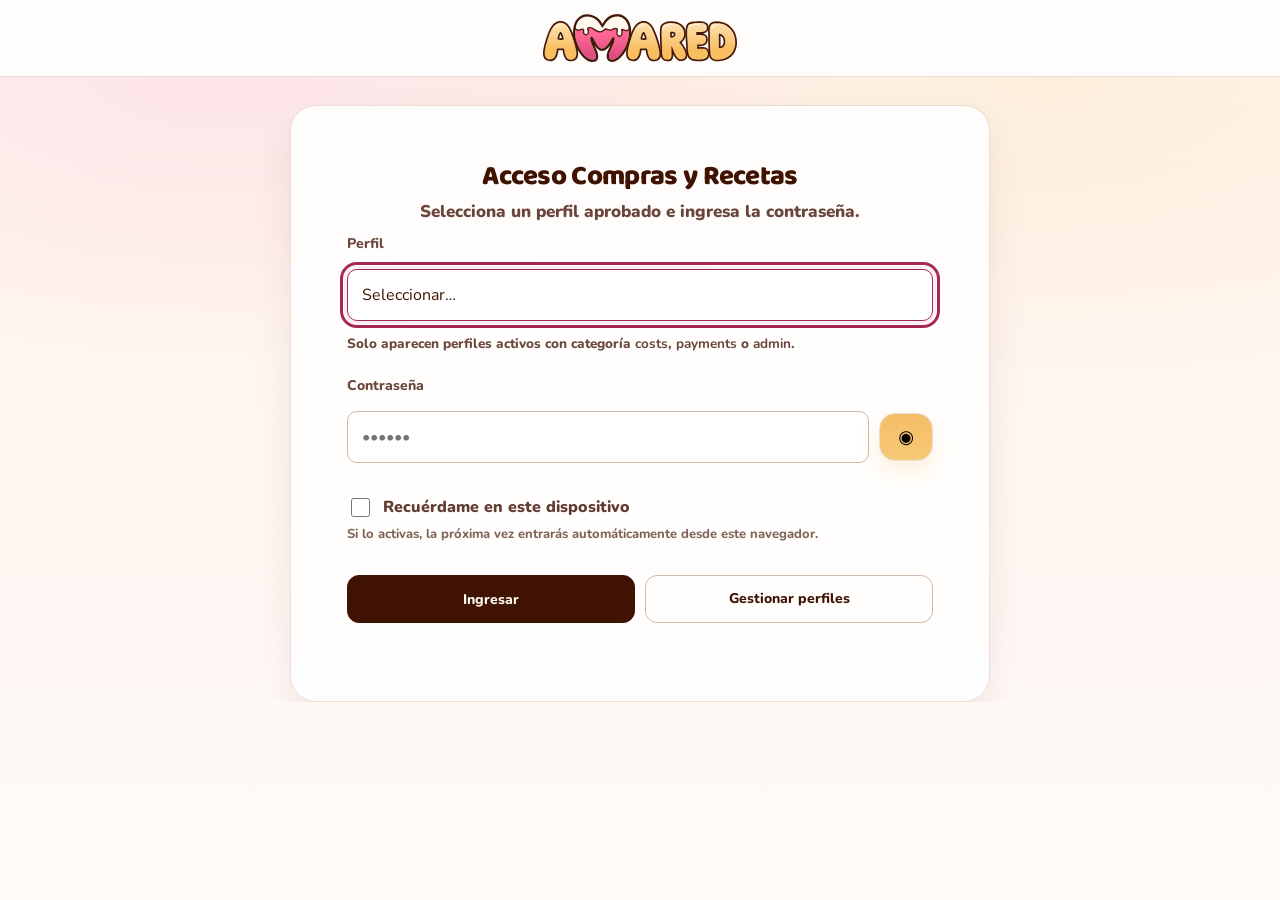
<file: costs.html>
<!doctype html>
<html lang="es">
<head>
  <script>
    try {
      if (new URLSearchParams(window.location.search).get("hub") === "1") {
        document.documentElement.classList.add("hubBoot");
      } else {
        document.documentElement.classList.add("hubReady");
      }
    } catch (_e) {
      document.documentElement.classList.add("hubReady");
    }
  </script>
  
<style>
  html.hubBoot body { opacity: 1; overflow: hidden; }
  html.hubReady body { opacity: 1; transition: opacity .12s ease; }
  .amHubBootOverlay{
      position: fixed;
      inset: 0;
      z-index: 130000;
      display: none;
      align-items: center;
      justify-content: center;
      padding: 16px;
      background: rgba(255,245,238,.68);
      backdrop-filter: blur(10px);
      box-sizing: border-box;
    }
    html.hubBoot .amHubBootOverlay{ display:flex; }
    html.hubReady .amHubBootOverlay{ display:none; }
    .amHubBootCard{
      width: fit-content;
      max-width: min(420px, calc(100vw - 32px));
      background: linear-gradient(180deg, rgba(255,252,249,.98), rgba(255,244,236,.95));
      border: 1px solid rgba(255,255,255,.84);
      border-radius: 24px;
      padding: 16px 18px;
      box-shadow: 0 18px 40px rgba(64,17,2,.12);
      box-sizing: border-box;
    }
    .amHubBootRow{
      display: grid;
      grid-template-columns: auto minmax(0,1fr);
      gap: 12px;
      align-items: center;
    }
    .amHubBootRow > div:last-child{ min-width:0; }
    .amHubBootSpinner{
      width: 18px;
      height: 18px;
      border-radius: 999px;
      border: 2px solid rgba(64,17,2,.12);
      border-top-color: rgba(242,91,143,.82);
      animation: amHubBootSpin 1s linear infinite;
      flex: 0 0 auto;
    }
    .amHubBootTitle{
      font-weight: 950;
      font-size: 18px;
      line-height: 1.08;
      color:#401102;
    }
    .amHubBootSub{
      margin-top: 4px;
      font-size: 13px;
      line-height: 1.3;
      font-weight: 800;
      color: rgba(64,17,2,.72);
    }
    @media (max-width: 560px){
      .amHubBootCard{
        max-width: calc(100vw - 28px);
        padding: 14px 16px;
      }
      .amHubBootTitle{ font-size: 16px; }
      .amHubBootSub{ font-size: 12.5px; }
    }
    @keyframes amHubBootSpin{ to{ transform: rotate(360deg); } }

/* ===== Costo unitario móvil (accordion cards) ===== */
.unitDesktopOnly{ display:block; }
.unitMobileOnly{ display:none; }
.unitMobileList{ display:grid; gap:12px; margin-top:10px; }
.unitMobileCard{
  border:1px solid rgba(64,17,2,.10);
  border-radius:18px;
  background:rgba(255,255,255,.78);
  overflow:hidden;
  box-shadow:0 10px 24px rgba(64,17,2,.06);
}
.unitMobileCard summary{
  list-style:none;
  cursor:pointer;
  padding:14px;
  display:flex;
  align-items:flex-start;
  justify-content:space-between;
  gap:12px;
}
.unitMobileCard summary::-webkit-details-marker{ display:none; }
.unitMobileHead{ min-width:0; flex:1; }
.unitMobileTitle{ font-weight:950; line-height:1.15; }
.unitMobileSub{ margin-top:5px; color:rgba(64,17,2,.62); font-size:12px; font-weight:850; }
.unitMobileChevron{
  flex:0 0 auto;
  width:30px; height:30px; border-radius:999px;
  display:flex; align-items:center; justify-content:center;
  border:1px solid rgba(64,17,2,.10);
  background:rgba(255,255,255,.92);
  font-weight:950;
  color:rgba(64,17,2,.72);
}
.unitMobileCard[open] .unitMobileChevron{
  background:rgba(242,91,143,.12);
  border-color:rgba(242,91,143,.20);
}
.unitMobilePreview{ display:flex; gap:8px; flex-wrap:wrap; margin-top:10px; }
.unitMobileChip{
  display:inline-flex; align-items:center; justify-content:center;
  min-height:34px; padding:0 12px; border-radius:999px;
  border:1px solid rgba(64,17,2,.10);
  background:rgba(255,255,255,.86);
  font-weight:900; font-size:12.5px;
}
.unitMobileBody{ padding:0 14px 14px; border-top:1px solid rgba(64,17,2,.08); background:rgba(255,255,255,.92); }
.unitMetricGrid{ display:grid; grid-template-columns:1fr; gap:8px; margin-top:12px; }
.unitMetric{ border:1px solid rgba(64,17,2,.08); border-radius:14px; padding:10px 12px; background:rgba(255,248,242,.90); }
.unitMetricLabel{ font-size:12px; font-weight:850; color:rgba(64,17,2,.62); }
.unitMetricValue{ margin-top:4px; font-size:16px; font-weight:950; color:var(--choco); }
.unitIngWrap{ margin-top:12px; }
.unitIngTitle{ font-weight:950; margin-bottom:8px; }
.unitIngList{ display:grid; gap:8px; }
.unitIngItem{
  display:flex; justify-content:space-between; gap:12px; align-items:flex-start;
  border:1px solid rgba(64,17,2,.08); border-radius:14px; padding:10px 12px;
  background:rgba(255,255,255,.88);
}
.unitIngName{ font-weight:900; line-height:1.15; }
.unitIngMeta{ margin-top:3px; font-size:12px; font-weight:800; color:rgba(64,17,2,.62); }
.unitIngCost{ white-space:nowrap; font-weight:950; }
@media (max-width: 860px){
  .unitDesktopOnly{ display:none !important; }
  .unitMobileOnly{ display:grid !important; }
}
@media (min-width: 861px){
  .unitDesktopOnly{ display:block !important; }
  .unitMobileOnly{ display:none !important; }
}

/* ===== Costo unitario escritorio: desglose desplegable ===== */
.unitDesktopRow{ cursor:pointer; }
.unitDesktopRow:hover td{ background:rgba(255,241,246,.45); }
.unitDesktopDessertCell{ display:flex; align-items:center; gap:10px; min-width:0; font-weight:950; }
.unitDesktopChevron{ flex:0 0 auto; width:28px; height:28px; border-radius:999px; display:inline-flex; align-items:center; justify-content:center; border:1px solid rgba(242,91,143,.24); background:rgba(255,241,246,.92); color:var(--choco); transition:transform .18s ease, background .18s ease; }
.unitDesktopRow.isOpen .unitDesktopChevron{ transform:rotate(180deg); background:rgba(242,91,143,.16); }
.unitDesktopBreakRow.hidden{ display:none; }
.unitDesktopBreakRow td{ padding:0 !important; background:rgba(255,253,251,.98); }
.unitDesktopBreakRow > td > div{ border-top:1px solid rgba(64,17,2,.08); }


/* ===== Aviso flotante de carga no bloqueante ===== */
.costsSyncBadge{
  position:fixed;
  top:calc(env(safe-area-inset-top, 0px) + 86px);
  right:14px;
  z-index:9605;
  display:flex;
  align-items:center;
  gap:12px;
  max-width:min(380px, calc(100vw - 28px));
  padding:12px 14px;
  border-radius:18px;
  border:1px solid rgba(64,17,2,.10);
  background:rgba(255,255,255,.96);
  box-shadow:0 16px 36px rgba(64,17,2,.16);
  backdrop-filter: blur(10px);
  pointer-events:none;
  opacity:0;
  transform:translateY(-8px);
  transition:opacity .18s ease, transform .18s ease;
}
.costsSyncBadge.isVisible{ opacity:1; transform:translateY(0); }
.costsSyncBadgeSpin{
  width:18px; height:18px; border-radius:999px; flex:0 0 auto;
  border:2px solid rgba(64,17,2,.18);
  border-top-color:rgba(64,17,2,.70);
  animation:amHubBootSpin 1s linear infinite;
}
.costsSyncBadgeBody{ min-width:0; }
.costsSyncBadgeTitle{ font-size:13.5px; font-weight:950; line-height:1.15; color:#401102; }
.costsSyncBadgeSub{ margin-top:4px; font-size:12px; line-height:1.28; font-weight:800; color:rgba(64,17,2,.68); }
@media (max-width: 720px){
  .costsSyncBadge{ left:12px; right:12px; top:calc(env(safe-area-inset-top, 0px) + 78px); max-width:none; padding:11px 12px; }
}

</style>
<meta charset="utf-8">
<meta content="width=device-width, initial-scale=1" name="viewport">
<title>AMARED · Compras y Recetas</title>
<!-- ✅ favicon (misma línea gráfica) -->
<link href="assets/favicon.ico" rel="icon" type="image/x-icon">
<link href="assets/favicon.ico" rel="shortcut icon" type="image/x-icon">
<!-- ✅ estilos globales AMARED -->
<link href="styles.css?v=20260919-ux22" rel="stylesheet">
<!-- ✅ estilos de Compras / Recetas -->
<link href="costs.css?v=20260919-ux22" rel="stylesheet">
<style>
/* ===== Ingredientes modal responsive ===== */
#ingModalBack .pCatGrid.ingGrid{grid-template-columns: 1fr 1fr;}
@media (max-width: 720px){
  #ingModalBack .modal{width: min(560px, 96vw) !important;}
  #ingModalBack .pCatGrid.ingGrid{grid-template-columns: 1fr !important; gap: 12px;}
}

/* ===== Confirm delete modal ===== */
#ingConfirmBack.hidden{display:none;}
#ingConfirmBack .modal{width:min(520px, 92vw);}
#ingConfirmBack .modalBody{padding:14px;}
#ingConfirmBack .confirmBtns{display:flex; gap:10px; justify-content:flex-end; flex-wrap:wrap;}
#ingConfirmBack .confirmHint{margin-top:8px;}

/* ===== Recetas UX v3 ===== */
#viewRecipes .card{overflow:hidden;}
.pRecipeGrid{gap:16px;}
.pRecipeLeft{position:sticky; top:10px;}
@media (max-width: 860px){ .pRecipeLeft{position:static;} }

/* Postres list */
.pList{display:flex; flex-direction:column; gap:10px;}
.pDessertBtn{
  border-radius:16px;
  padding:12px 14px;
  transition:transform .08s ease, box-shadow .12s ease, background .12s ease;
  box-shadow: 0 8px 22px rgba(64,17,2,.06);
}
.pDessertBtn:hover{transform:translateY(-1px); box-shadow:0 10px 26px rgba(64,17,2,.09);}
.pDessertBtn .badge{min-width:34px; text-align:center;}
.pDessertBtn .chev{
  width:28px; height:28px;
  display:flex; align-items:center; justify-content:center;
  border-radius:999px;
  border:1px solid rgba(64,17,2,.12);
  background:rgba(255,255,255,.9);
  font-weight:950;
}
.pDessertBtn.isActive .chev{background:rgba(255,105,160,.12); border-color:rgba(255,105,160,.30);}

/* Right panel */
#recipeRightWrap{min-height:340px;}
#recipeRightLocked{margin-top:6px;}
#recipeRightInner .rowBetween{
  position:sticky; top:0;
  z-index:3;
  padding:10px 0;
  background:linear-gradient(180deg, rgba(255,248,242,.98), rgba(255,248,242,.75));
  backdrop-filter: blur(10px);
}
#recipeEditor{
  max-height: 62vh;
  overflow:auto;
  padding-right:6px;
}
@media (max-width: 860px){
  #recipeEditor{max-height:none; overflow:visible; padding-right:0;}
}



/* ===== Resumen móvil de postres ===== */
.pSummaryMobile{ display:none; }
.summaryMobileWrap{ display:grid; gap:12px; }
.summaryMobileBlock{
  border:1px solid rgba(64,17,2,.10);
  border-radius:18px;
  background:rgba(255,255,255,.86);
  box-shadow:0 10px 24px rgba(64,17,2,.06);
  overflow:hidden;
}
.summaryMobileBlock.isToday{ border-left:6px solid rgba(246,186,96,.92); }
.summaryMobileBlock.isLate{ border-left:6px solid rgba(242,91,143,.92); }
.summaryMobileHead{
  display:flex; align-items:flex-start; justify-content:space-between; gap:12px;
  padding:14px 14px 10px;
}
.summaryMobileTitle{ font-weight:950; line-height:1.1; }
.summaryMobileHint{ margin-top:4px; font-size:12px; font-weight:800; color:rgba(64,17,2,.62); }
.summaryMobileCount{
  min-width:38px; min-height:38px; padding:0 12px; border-radius:999px;
  display:inline-flex; align-items:center; justify-content:center;
  background:rgba(64,17,2,.06); font-weight:950;
}
.summaryMobileRows{ display:grid; gap:8px; padding:0 14px 14px; }
.summaryMobileRow{
  display:flex; align-items:center; justify-content:space-between; gap:12px;
  border:1px solid rgba(64,17,2,.08); border-radius:14px; padding:10px 12px;
  background:rgba(255,250,246,.92); font-weight:900;
}
.summaryMobileRow strong{ font-size:15px; }
.summaryMobileEmpty{
  border:1px dashed rgba(64,17,2,.12); border-radius:14px; padding:12px;
  background:rgba(255,255,255,.66); font-size:12.5px; font-weight:800; color:rgba(64,17,2,.62);
}

/* ===== Compras móvil más compactas ===== */
@media (max-width: 720px){
  .pSummaryGrid{ display:none !important; }
  .pSummaryMobile{ display:block; margin-top:6px; }
  .pCostsHead{ gap:10px; }
  .pControls{ gap:8px; }
  .pGroups{ gap:10px; }
  .pGroup summary{ padding:12px 12px 12px 8px !important; }
  .pGroupBody{ padding:10px; }
  .pItem{ border-radius:16px; }
  .pItemTop{ gap:10px; align-items:flex-start; }
  .pName{ font-size:15px; line-height:1.12; }
  .pSubLine{ font-size:12px; line-height:1.25; }
  .pRight{ gap:8px; }
  .pPill{ min-height:28px; padding:0 10px; font-size:11.5px; }
  .pGear{ width:34px; height:34px; }
  .pNums{ grid-template-columns:repeat(3, minmax(0,1fr)); gap:8px; }
  .pNum{ padding:10px 8px; }
  .pNum .lbl{ font-size:11px; }
  .pNum .val{ font-size:15px; }
  .pBuyRow{ gap:10px; }
  .pSwitch{ min-width:unset; }
  .pBuyInputs{
    display:grid !important;
    grid-template-columns:minmax(0,1fr) auto;
    gap:8px;
    align-items:center;
  }
  .pBuyInputs .input{ min-width:0; height:40px; }
  .pTinyBtn{ min-width:70px; height:40px; padding:0 12px; }
  .pBuyMeta{ gap:6px; }
  .pBuyMeta .mi{ font-size:11.5px; padding:7px 9px; }
}
@media (max-width: 420px){
  .pBuyInputs{ grid-template-columns:1fr; }
  .pTinyBtn{ width:100%; }
}

/* Ingredient row */
.pRecipeRow{
  gap:12px;
  border-radius:16px;
}
.pRecipeRow.isOn{background:rgba(255,255,255,.92);}
.pRecipeRow.isOff{background:rgba(255,255,255,.60);}
.pRecipeRow .qty{max-width:140px;}
.recipeNoMarginBox{
  display:flex;
  align-items:center;
  gap:7px;
  border:1px solid rgba(242,91,143,.22);
  background:rgba(242,91,143,.07);
  border-radius:999px;
  padding:8px 10px;
  font-size:12px;
  font-weight:950;
  color:rgba(64,17,2,.78);
  white-space:nowrap;
}
.recipeNoMarginBox input{accent-color:var(--pink, #f25b8f);}
.recipeNoMarginBox.isOn{
  background:rgba(242,91,143,.16);
  border-color:rgba(242,91,143,.45);
  color:var(--choco, #401102);
}
.recipeNoMarginInfo{
  margin-top:10px;
  padding:10px 12px;
  border-radius:16px;
  border:1px solid rgba(242,91,143,.22);
  background:rgba(242,91,143,.07);
}
.recipeNoMarginTitle{font-weight:950; color:var(--choco, #401102);}
.recipeNoMarginText{margin-top:4px; font-size:12.5px; color:rgba(64,17,2,.72); line-height:1.35;}
@media (max-width: 520px){
  .pRecipeRow{flex-wrap:wrap; align-items:flex-start;}
  .pRecipeRow .qty{width:100%; max-width:none;}
}

/* Switch (toggle) */
.switch{
  position:relative;
  width:46px; height:28px;
  border-radius:999px;
  display:inline-block;
  background:rgba(64,17,2,.12);
  border:1px solid rgba(64,17,2,.14);
  flex:0 0 auto;
}
.switch::after{
  content:"";
  position:absolute;
  top:3px; left:3px;
  width:22px; height:22px;
  border-radius:999px;
  background:white;
  box-shadow:0 6px 14px rgba(0,0,0,.12);
  transition:transform .18s ease, background .18s ease;
}
.switchInput{position:absolute; left:0; top:0; width:46px; height:28px; opacity:0; pointer-events:auto;}
.switchWrap{position:relative; display:flex; align-items:center; gap:10px; min-width:120px; cursor:pointer;}
.switchWrap .meta{font-size:12px; font-weight:900; opacity:.8;}
.switchWrap.isOn .switch{background:rgba(255,105,160,.22); border-color:rgba(255,105,160,.38);}
.switchWrap.isOn .switch::after{transform:translateX(18px);}


/* ===== Recetas actions bar ===== */
#viewRecipes .recipesActions{display:flex; gap:10px; flex-wrap:wrap;}
#viewRecipes .btn.recipeAction{font-weight:950;}
@media (max-width: 520px){
  #viewRecipes .recipesActions{justify-content:flex-start !important;}
}


/* ===== Recetas: lista + editor inline ===== */
#viewRecipes .pRecipeGrid{grid-template-columns: 1fr !important;}
#viewRecipes #recipeRightWrap{display:none !important;}
#viewRecipes .pRecipeLeft{position:static !important;}

/* Cards postres */
.pDessertCard{border-radius:18px; border:1px solid rgba(64,17,2,.12); background:rgba(255,255,255,.78); box-shadow:0 10px 28px rgba(64,17,2,.06); overflow:hidden;}
.pDessertHead{display:flex; align-items:center; gap:12px; padding:14px 14px; cursor:pointer; user-select:none;}
.pDessertHead:hover{background:rgba(255,255,255,.90);}
.pDessertStripe{width:10px; align-self:stretch; border-radius:14px; background:linear-gradient(180deg, rgba(255,105,160,.85), rgba(255,200,120,.85));}
.pDessertTitle{flex:1; min-width:0;}
.pDessertTitle .name{font-weight:950; font-size:16px; line-height:1.15;}
.pDessertTitle .sub{font-size:12px; opacity:.78; font-weight:850; margin-top:4px;}
.pDessertMeta{display:flex; align-items:center; gap:10px;}
.pDessertCount{min-width:38px; height:28px; padding:0 10px; display:flex; align-items:center; justify-content:center; border-radius:999px;
  background:rgba(255,105,160,.12); border:1px solid rgba(255,105,160,.30); font-weight:950;}
.pDessertChevron{width:32px; height:32px; border-radius:999px; display:flex; align-items:center; justify-content:center;
  background:rgba(255,255,255,.92); border:1px solid rgba(64,17,2,.12); font-weight:950;}
.pDessertCard.isOpen .pDessertChevron{background:rgba(255,105,160,.14); border-color:rgba(255,105,160,.30);}
.pDessertPanel{border-top:1px solid rgba(64,17,2,.10); padding:12px 14px 14px; background:rgba(255,255,255,.92);}
.pDessertPanel.hidden{display:none;}
.pDessertPanelTop{display:flex; align-items:center; gap:10px; justify-content:space-between; flex-wrap:wrap;}
.pDessertPanelTop .hint{margin:0;}
.pDessertPanelControls{display:flex; gap:10px; flex-wrap:wrap; width:100%;}
.pDessertPanelControls .input{flex:1; min-width:220px;}
.pDessertPanelScroll{max-height:58vh; overflow:auto; padding-right:6px; margin-top:10px;}
.pDessertPanelActions{display:flex; gap:10px; flex-wrap:wrap; justify-content:flex-end; margin-top:14px; padding-top:12px; border-top:1px solid rgba(64,17,2,.10);}
.pDessertPanelActions .btn{min-width:180px;}
@media (max-width: 860px){
  .pDessertPanelScroll{max-height:none; overflow:visible; padding-right:0;}
  .pDessertPanelActions{flex-direction:column-reverse; align-items:stretch;}
  .pDessertPanelActions .btn{width:100%; min-width:0;}
}


/* ===== Login con perfil / contraseña ===== */
#unlockBack{
  position:relative;
  inset:auto;
  background:transparent;
  display:block;
  place-items:normal;
  padding:28px 16px 0;
  z-index:1;
}
#unlockBack.hidden{ display:none !important; }
#unlockBack .modal{
  width:min(700px, 100%);
  margin:0 auto;
  background:rgba(255,255,255,.88);
  border:1px solid var(--border);
  border-radius:26px;
  box-shadow:0 18px 40px rgba(64,17,2,.08);
  overflow:visible;
}
.unlockGrid{ display:grid; gap:12px; padding:0 26px 26px; }
.unlockPinRow{
  display:flex;
  gap:10px;
  align-items:center;
}
.unlockEyeBtn{
  min-width:54px;
  height:48px;
  padding:0 14px;
  border-radius:16px;
  border:1px solid var(--border);
  background:linear-gradient(180deg, rgba(246,186,96,.96), rgba(245,196,108,.92));
  box-shadow:0 10px 22px rgba(246,186,96,.22);
  display:flex;
  align-items:center;
  justify-content:center;
  font-size:18px;
  font-weight:900;
  cursor:pointer;
}
.unlockRemember{
  display:flex;
  align-items:center;
  gap:10px;
  cursor:pointer;
  font-weight:850;
  color:rgba(64,17,2,.82);
  margin-top:10px;
}
.unlockRemember input{
  width:18px;
  height:18px;
  accent-color:#ff5f95;
  transform:none !important;
}
.unlockActions{
  display:grid;
  grid-template-columns:1fr 1fr;
  gap:10px;
  margin-top:14px;
}
.unlockActions .btn,
.unlockActions .btnLinkLike{
  min-height:48px;
}
.costsHiddenAuxBtn{
  display:none !important;
}
.btnLinkLike{
  text-decoration:none;
  display:flex;
  align-items:center;
  justify-content:center;
}
.amLoginFieldHint{
  margin-top:6px;
  color:rgba(64,17,2,.78);
  font-size:13.5px;
  font-weight:800;
  line-height:1.35;
}
.costsLoginTopbar{
  position:sticky;
  top:0;
  z-index:10;
  backdrop-filter:blur(10px);
  background:rgba(254,246,239,.72);
  border-bottom:1px solid var(--border);
}
.costsLoginTopbarInner{ justify-content:center; }
.costsLoginTopbar .amLoginTopbarBrand{
  display:flex;
  align-items:center;
  justify-content:center;
  width:100%;
}
.costsLoginTopbar .amLoginTopbarLogo{
  height:48px;
  width:auto;
  display:block;
}
body.is-app .costsLoginTopbar{ display:none !important; }
.costsLoginModal.amLoginCard{
  width:min(700px, 100%);
  border-radius:26px;
}
.costsLoginModal .modalBody{ padding:0; }
.costsLoginModal .field label{
  font-size:12.5px;
  color:rgba(64,17,2,.78);
  font-weight:400;
  margin-bottom:6px;
}
.costsLoginModal .input{
  font-weight:400;
  background:rgba(255,255,255,.85);
}
.costsLoginModal #loginProfile{ font-weight:400; }
.costsLoginModal .amLoginHero{ text-align:center; padding:26px 26px 8px; }
.costsLoginModal .amLoginTitle{
  margin:0 0 8px;
  text-align:center;
  font-weight:950;
  font-size:clamp(22px,2.15vw,28px);
  line-height:1.05;
}
.costsLoginModal .amLoginLead{
  margin:0;
  text-align:center;
  font-size:clamp(15px,1.35vw,17px);
  color:rgba(64,17,2,.78);
  font-weight:850;
}
.amRememberWrap{
  margin-top:10px;
}
.amRememberHint{
  margin-top:6px;
  color:rgba(64,17,2,.66);
  font-size:13px;
  font-weight:750;
  line-height:1.35;
  padding:0;
  border:none;
  background:transparent;
}
.amLoginActionsRow{
  display:grid;
  grid-template-columns:1fr 1fr;
  gap:10px;
}
@media (max-width: 720px){
  #unlockBack{ padding:16px 12px 0; }
  .costsLoginTopbar .amLoginTopbarLogo{ height:42px; }
  #unlockBack .modal{ border-radius:22px; }
  .unlockGrid{ padding:0 18px 18px; }
  .costsLoginModal .amLoginHero{ padding:18px 18px 8px; }
  .costsLoginModal .amLoginTitle{ font-size:clamp(20px,6.2vw,24px); }
  .costsLoginModal .amLoginLead{ font-size:15px; }
  .unlockActions,
  .amLoginActionsRow{ grid-template-columns:1fr; }
}



/* ===== Loading overlay unificado ===== */
#loadingBack.amLoadingOverlay{ z-index: 120000 !important; }
#loadingBack.amLoadingOverlay.hidden{ display:none !important; }

/* ===== Shared header sync: Costs ===== */
.costsTopbarAppBrand.amSectionBrand{
  flex:1 1 auto;
  max-width:100%;
}
@media (max-width: 860px){
  .costsTopbarAppBrand.amSectionBrand{
    margin:0 auto;
    justify-content:center !important;
  }
  .costsTopbarAppBrand .amSectionBrandMeta{
    align-items:center;
    text-align:center;
  }
}

</style>
<meta name="description" content="Postres artesanales AMARED en Ibagué. Elige tu favorito, solicita domicilio o recogida y confirma tu pedido por WhatsApp."><link rel="preconnect" href="https://fonts.googleapis.com"><link rel="preconnect" href="https://fonts.gstatic.com" crossorigin><link rel="stylesheet" href="https://fonts.googleapis.com/css2?family=Baloo+2:wght@600;700;800&amp;family=Nunito:wght@400;600;700;800&amp;display=swap"><link rel="stylesheet" href="experience.css?v=20260919-refresh222"><script src="config.js?v=20260919-ux22"></script><script src="runtime.js?v=20260919-ux22"></script></head>
<body class="costsPage is-login amaredV2 workspacePage">
<a class="skipLink" href="#main-content">Saltar al contenido</a><div class="amHubBootOverlay" aria-hidden="true">
  <div class="amHubBootCard">
    <div class="amHubBootRow">
      <div class="amHubBootSpinner"></div>
      <div>
        <div class="amHubBootTitle">Cargando página…</div>
        <div class="amHubBootSub">Estamos preparando tu espacio.</div>
      </div>
    </div>
  </div>
</div>
<header class="topbar costsLoginTopbar" id="costsLoginTopbar">
<div class="topbarInner costsLoginTopbarInner">
<div class="amLoginTopbarBrand" aria-label="AMARED">
<img class="amLoginTopbarLogo" src="assets/Logo-Amared.svg" alt="AMARED">
</div>
</div>
</header>

<!-- APP (solo después de desbloquear) -->
<div class="page" id="appRoot" style="display:none;">
<header class="topbar">
<div class="topbarInner amSectionTopbarInner">
<div class="amSectionBrand costsTopbarAppBrand">
<img alt="AMARED" class="amSectionBrandLogo" src="assets/Logo-Isotipo-Amared.svg">
<div class="amSectionBrandMeta">
  <div class="amSectionTitle">Compras y Recetas</div>
  <div class="amSectionSubtitle">Costos, compras e ingredientes</div>
</div>
</div>
<div class="pTopBtns amSectionActions">
<button class="btn secondary" id="btnReload">Recargar</button>
<div aria-label="Compras y Recetas" class="pTabs" role="tablist">
<button aria-selected="true" class="pTabBtn isActive" id="btnTabPurchases" role="tab">Compras</button>
<button aria-selected="false" class="pTabBtn" id="btnTabRecipes" role="tab">Recetas</button>
</div>
<button class="btn" id="btnExit">Salir</button>
</div>
</div>
</header>
<main class="container" id="main-content">
<div class="pGlobalMsg" id="globalMsg"></div>
<!-- =================== VIEW: COMPRAS =================== -->
<div id="viewPurchases">
<section class="card">
<div class="pMetaTitle">Compras pendientes (Pagado + No iniciar)</div>
<div class="pMeta" id="meta">Cargando…</div>
</section>
<section class="card" style="margin-top:14px;">
<h2 class="cardTitle">Costo unitario estimado</h2>
<div class="hint" style="margin-top:4px;">Los productos sin rentabilidad se suman al precio final al mismo costo de compra, sin margen adicional.</div>
<div class="pMiniTableWrap unitDesktopOnly" style="margin-top:8px;">
<table class="pMiniTable isWide">
<thead><tr>
<th>Postre</th>
<th class="num"><span class="unitThMain">$/u producción</span></th>
<th class="num"><span class="unitThMain">Precio 60%</span></th>
<th class="num"><span class="unitThMain">Sin rentabilidad</span><span class="unitThSub">Complementos</span></th>
<th class="num"><span class="unitThMain">Precio final</span><span class="unitThSub">60% + sin rentabilidad</span></th>
<th class="num"><span class="unitThMain">Lote</span></th>
</tr></thead>
<tbody id="unitCostRows"></tbody>
</table>
</div>
<div id="unitCostMobileList" class="unitMobileOnly unitMobileList" style="margin-top:8px;"></div>
<div class="pSmallMeta" id="unitCostMeta"></div>
</section>
<section class="card" id="summaryCard" style="margin-top:14px;">
<div class="pSummaryGrid">
<div>
<div class="cardTitle" style="margin-bottom:8px;">Postres confirmados</div>
<div class="hint" style="margin-bottom:10px;">Estos postres se usan para calcular ingredientes de todos los pedidos pagados que siguen en “No iniciar”.</div>
<div class="pMiniTableWrap isCompact">
<table class="pMiniTable isCompact">
<thead><tr><th>Postre</th><th class="num">Cant.</th></tr></thead>
<tbody id="dessertRows"></tbody>
</table>
</div>
<div class="pSmallMeta" id="dessertsMeta"></div>
</div>
<div>
<div class="cardTitle" style="margin-bottom:8px;">Pedidos recientes después de las 3:00 p.m.</div>
<div class="hint" style="margin-bottom:10px;">Referencia rápida de pedidos nuevos creados después del corte de las 3:00 p.m.</div>
<div class="pMiniTableWrap isCompact">
<table class="pMiniTable">
<thead><tr><th>Postre</th><th class="num">Cant.</th></tr></thead>
<tbody id="lateRows"></tbody>
</table>
</div>
<div class="pSmallMeta" id="lateMeta"></div>
</div>
</div>
<div class="pSummaryMobile">
<div class="summaryMobileWrap" id="summaryMobileList"></div>
</div>
</section>

<section class="card" style="margin-top:14px;">
<div class="pCostsHead">
<div>
<div class="cardTitle" style="margin-bottom:8px;">Ingredientes</div>
<div class="hint" style="margin-top:6px;">Actualiza compra, presentación, precio, marca y tienda sin salir de <b>Compras</b>.</div>
</div>

</div><div class="pControls">
<input class="input" id="inpSearch" placeholder="Buscar ingrediente…" type="text">
<label class="pToggle" for="inpSearch">
<input checked id="chkOnlyMissing" type="checkbox">
<span>Solo faltantes</span>
</label>
<label class="pToggle">
<input id="chkOnlySelected" type="checkbox">
<span>Solo marcados</span>
</label>
</div><div class="hint" style="margin-top:10px;">
            Marca <b>Comprar</b> y escribe <b>empaques</b> (según la última presentación guardada). Si no hay empaque, escribe cantidad directa en g/ml/m.
          </div>

<div class="pSmallMeta" id="costsMeta" style="margin-top:10px;"></div>
<div class="pGroups" id="groups" style="margin-top:12px;"></div>
</section><section class="card" style="margin-top:14px;"><div class="pCostsHead"><div><div class="cardTitle" style="margin-bottom:8px;">Administración de ingredientes</div><div class="hint" style="margin-top:6px;">Crea/elimina ingredientes y gestiona tiendas/marcas. Úsalo cuando toque mantenimiento.</div></div><div class="pTopBtns" style="justify-content:flex-end;">
<button class="btn secondary" id="btnCatalogs">⚙️ Tiendas/Marcas</button>
<button class="btn secondary" id="btnIngredients">🧩 Ingredientes</button>
</div></div><details class="pAdminDetails" id="adminListDetails"><summary>Listado administrativo</summary><div class="hint" style="margin:10px 0 10px;">Vista completa para revisar presentación, costo por unidad, marca y tienda.</div><div class="pGroups" id="costGroups"></div></details></section>

<div style="height:92px;"></div>
</div>
<!-- =================== VIEW: RECETAS =================== -->
<div class="hidden" id="viewRecipes" style="display:none;">
<section class="card">
<div class="pCostsHead">
<div>
<div class="pMetaTitle">Recetas</div>
<div class="hint" style="margin-top:6px;">Selecciona un postre, marca ingredientes, define cantidades por unidad y marca los productos <b>sin rentabilidad</b> que se cobran al costo. Se guarda en <b>RECETAS</b>.</div>
<div class="hint" style="margin-top:6px;">⚠️ Este módulo requiere un <b>código adicional</b> para editar.</div>
</div>
<div class="pTopBtns recipesActions" style="justify-content:flex-end;">
<button class="btn secondary recipeAction" id="btnDessertAdd">➕ Postre</button>
<button class="btn secondary recipeAction" id="btnRecipesAddIngredient">🧩 Ingrediente</button>
</div>
</div>
<div class="pSmallMeta" id="recipesMeta" style="margin-top:10px;"></div>
</section>
<section class="card" style="margin-top:14px;">
<div class="pRecipeGrid">
<div class="pRecipeLeft">
<div class="cardTitle" style="margin-bottom:8px;">Postres</div>
<input class="input" id="inpDessertSearch" placeholder="Buscar postre…">
<div class="pList" id="dessertList" style="margin-top:10px;"></div>
</div>
<div class="pRecipeRight" id="recipeRightWrap">
<div class="hint" id="recipeRightLocked" style="padding:14px; border:1px dashed rgba(64,17,2,.18); border-radius:14px; background:rgba(255,255,255,.6);">Selecciona un postre para editar su receta.</div>
<div id="recipeRightInner" style="display:none;">
<div class="rowBetween" style="gap:10px; align-items:center;">
<div>
<div class="cardTitle" id="recipeEditorTitle" style="margin-bottom:4px;">Selecciona un postre</div>
<div class="hint" id="recipeEditorSub">Marca ingredientes y define cantidades por unidad.</div>
</div>
<button class="btn primary" disabled id="btnRecipeSave">Guardar receta</button>
</div>
<div class="pControls" style="margin-top:12px;">
<input class="input" id="inpIngredientSearch" placeholder="Buscar ingrediente…">
</div>
<div class="pGroups" id="recipeEditor" style="margin-top:12px;"></div>
</div>
</div>
</div></section>
<div style="height:24px;"></div>
</div>
</main>
<!-- Bottom bar (solo Compras) -->
<div class="pBottomBar" id="bottomBar">
<div class="pBottomLeft">
<div class="pBottomTitle">Total estimado</div>
<div class="pBottomValue" id="totalCop">$0</div>
<div class="pBottomHint" id="totalHint">0 ingredientes marcados</div>
</div>
<button class="btn primary pBottomBtn" disabled id="btnRegister">Registrar compras</button>
</div>
</div>

<!-- Mobile bottom nav (solo móvil) -->
<div class="mobileNav hidden" id="mobileNav" aria-label="Navegación inferior">
  <button class="mNavBtn" id="mNavReload" type="button" aria-label="Recargar">↻</button>

  <div class="mNavTabs" role="tablist" aria-label="Cambiar sección">
    <button class="mNavTab isActive" id="mNavGoPurchases" type="button" role="tab" aria-selected="true">Compras</button>
    <button class="mNavTab" id="mNavGoRecipes" type="button" role="tab" aria-selected="false">Recetas</button>
  </div>

  <button class="mNavBtn" id="mNavExit" type="button" aria-label="Salir">⎋</button>
</div>

<!-- LOGIN (pantalla completa) -->
<div class="modalOverlay" id="unlockBack">
<div class="modal costsLoginModal amLoginCard">
<div class="amLoginHero">
<h2 class="amLoginTitle">Acceso Compras y Recetas</h2>
<p class="amLoginLead">Selecciona un perfil aprobado e ingresa la contraseña.</p>
</div>
<div class="modalBody costsLoginBody" style="padding:0;">
<div class="unlockGrid">
  <div class="field">
    <label for="loginProfile">Perfil</label>
    <select id="loginProfile" class="input">
      <option value="">Cargando perfiles…</option>
    </select>
    <div class="amLoginFieldHint">Solo aparecen perfiles activos con categoría <b>costs</b>, <b>payments</b> o <b>admin</b>.</div>
  </div>

  <div class="field" style="margin-top:10px;">
    <label for="secretInput">Contraseña</label>
    <div class="unlockPinRow amLoginPinRow">
      <input autocomplete="current-password" class="input" id="secretInput" placeholder="••••••" type="password">
      <button class="unlockEyeBtn amPinToggleBtn" id="btnToggleSecret" type="button" aria-label="Mostrar u ocultar contraseña">👁</button>
    </div>
  </div>

  <div class="amRememberWrap">
    <label class="unlockRemember amRememberLabel">
      <input id="chkRememberDevice" type="checkbox">
      <span>Recuérdame en este dispositivo</span>
    </label>
    <div class="hint amRememberHint">Si lo activas, la próxima vez entrarás automáticamente desde este navegador.</div>
  </div>

  <div class="unlockActions amLoginActionsRow">
    <button class="btn primary" id="btnDoUnlock">Ingresar</button>
    <a class="btn secondary btnLinkLike" href="profiles.html" target="_blank" rel="noopener">Gestionar perfiles</a>
    <button class="btn secondary costsHiddenAuxBtn" id="btnClear" type="button" tabindex="-1" aria-hidden="true">Limpiar</button>
  </div>

  <div class="pErr" id="unlockMsg"></div>
</div>
</div>
</div>
</div>

<!-- LOGIN: RECETAS (código adicional) -->
<div class="modalOverlay hidden" id="recipesUnlockBack">
<div class="modal">
<div class="modalHeader">
<div>
<div class="modalTitle" style="font-weight:950;">🔐 Acceso a Recetas</div>
<div class="modalSub" style="margin-top:4px;">Ingresa tu <b>código de Recetas</b>. Se valida en el servidor.</div>
</div>
<button aria-label="Cerrar" class="iconBtn costsModalClose" id="recipesUnlockCloseX" type="button">×</button>
</div>
<div class="modalBody" style="padding:14px;">
<div class="pLoginRow">
<input autocomplete="off" class="input" id="recipesPinInput" placeholder="Código de Recetas" type="password">
<button class="btn primary" id="btnDoRecipesUnlock">Entrar</button>
<button class="btn" id="btnRecipesClear">Limpiar</button>
<button class="btn secondary" id="btnRecipesCancel">Cancelar</button>
</div>
<div class="pErr" id="recipesUnlockMsg"></div>
<div class="hint" style="margin-top:10px;">Este módulo siempre pide el código por seguridad.</div>
</div>
</div>
</div>
<!-- MODAL: detalle/edición de costo (reutilizado en Compras y Costos) -->
<div class="modalOverlay hidden" id="costModalBack">
<div class="modal" style="width:min(920px, 96vw);">
<div class="modalHeader">
<div>
<div class="modalTitle" id="costModalTitle" style="font-weight:950;">Detalle</div>
<div class="modalSub" id="costModalSub" style="margin-top:4px;">Edita la última presentación guardada (se actualizará en COSTOS_INGREDIENTES).</div>
</div>
<button aria-label="Cerrar" class="iconBtn costsModalClose" id="cmCancelX" type="button">×</button>
</div>
<div class="modalBody" style="padding:14px;">
<div class="pFormGrid">
<div>
<div class="label">Unidad</div>
<select class="input" id="cmUnitType">
<option value="g">g</option>
<option value="ml">ml</option>
<option value="m">m</option>
<option value="unidad">unidad</option>
</select>
</div>
<div>
<div class="label">Cantidad empaque</div>
<input class="input" id="cmPackQty" min="0" placeholder="Ej: 1000" step="any" type="number">
</div>
<div>
<div class="label">Precio empaque (COP)</div>
<input class="input" id="cmPackPrice" min="0" placeholder="Ej: 9500" step="any" type="number">
</div>
</div>
<div class="pUnitExtra" id="cmUnitExtra" style="display:none;">
<div class="hint" style="margin:10px 0;">Si compras por <b>unidades</b>, define cuánto trae cada unidad (g/ml/m) para guardar el costo en unidad base.</div>
<div class="pFormGrid">
<div>
<div class="label">Cantidad por unidad</div>
<input class="input" id="cmUnitItemQty" min="0" placeholder="Ej: 20" step="any" type="number">
</div>
<div>
<div class="label">Tipo</div>
<select class="input" id="cmUnitItemType">
<option value="">—</option>
<option value="g">g</option>
<option value="ml">ml</option>
<option value="m">m</option>
</select>
</div>
</div>
</div>
<div class="pFormGrid" style="margin-top:10px;">
<div>
<div class="label">Marca</div>
<select class="input" id="cmBrand"></select>
</div>
<div>
<div class="label">Tienda</div>
<select class="input" id="cmStore"></select>
</div>
</div>
<div class="pSmallMeta" id="cmComputed" style="margin-top:10px;"></div>
<div class="pErr" id="cmErr"></div>
<div class="pModalActions">
<button class="btn secondary" id="cmOpenCatalogs">⚙️ Tiendas/Marcas</button>
<button class="btn primary" id="cmSave">Guardar cambios</button>
</div>
</div>
</div>
</div>
<!-- MODAL: crear postre -->
<div class="modalOverlay hidden" id="dessertModalBack">
<div class="modal" style="width:min(560px, 92vw);">
<div class="modalHeader">
<div>
<div class="modalTitle" style="font-weight:950;">➕ Crear postre</div>
<div class="modalSub" style="margin-top:4px;">Crea un postre nuevo para usarlo en RECETAS.</div>
</div>
</div>
<div class="modalBody" style="padding:14px;">
<div class="pCatBox" style="margin:0;">
<div class="k" style="font-weight:950;">Nombre</div>
<input class="input" id="dessertNameInput" placeholder="Ej: Arroz con leche" style="margin-top:8px;">
<div class="hint" style="margin-top:10px;">El ID se genera automáticamente. (Puedes editarlo si deseas)</div>
<input class="input" id="dessertIdInput" placeholder="Ej: arroz_con_leche" style="margin-top:8px;">
<div class="pErr" id="dessertCreateMsg" style="margin-top:10px;"></div>
<div class="confirmBtns" style="margin-top:12px; display:flex; gap:10px; justify-content:flex-end; flex-wrap:wrap;">
<button class="btn secondary" id="btnDessertCancel">Cancelar</button>
<button class="btn primary" id="btnDessertCreate">Crear</button>
</div>
</div>
</div>
</div>
</div>
<!-- MODAL: administrar ingredientes -->
<div class="modalOverlay hidden" id="ingModalBack">
<div class="modal" style="width:min(980px, 96vw);">
<div class="modalHeader">
<div>
<div class="modalTitle" style="font-weight:950;">🧩 Ingredientes (Productos)</div>
<div class="modalSub" style="margin-top:4px;">Agrega o elimina ingredientes. Se refleja en <b>COSTOS_INGREDIENTES</b> e <b>INVENTARIO</b>.</div>
</div>
<button aria-label="Cerrar" class="iconBtn costsModalClose" id="ingCloseX" type="button">×</button>
</div>
<div class="modalBody" style="padding:14px;">
<div class="pCatGrid ingGrid">
<div class="pCatBox">
<div class="k" style="font-weight:950;">Agregar ingrediente</div>
<div class="hint" style="margin-top:6px;">Crea el ingrediente en la base de datos con cantidad inicial 0 en inventario.</div>
<div class="pCatRow" style="margin-top:10px;">
<input class="input" id="ingNewKey" placeholder="Nombre del ingrediente (ej: Azúcar morena)">
</div>
<div class="pCatRow" style="margin-top:10px;">
<select class="input" id="ingNewUnit">
<option value="g">g</option>
<option value="ml">ml</option>
<option value="m">m</option>
<option value="unidad">unidad</option>
</select>
<button class="btn secondary" id="btnAddIng">Agregar</button>
</div>
<div class="hint" style="margin-top:10px;">
              Opcional (solo si el ingrediente se compra por unidades pero se consume en g/ml/m): “Cantidad por unidad”.
            </div>
<div class="pCatRow" style="margin-top:10px;">
<input class="input" id="ingUnitItemQty" placeholder="Cantidad por unidad (opcional)">
<select class="input" id="ingUnitItemQtyType">
<option value="">—</option>
<option value="g">g</option>
<option value="ml">ml</option>
<option value="m">m</option>
</select>
</div>
<div class="pSmallMeta" id="ingAddMsg" style="margin-top:10px; color:#7a2b00;"></div>
</div>
<div class="pCatBox">
<div class="k" style="font-weight:950;">Eliminar ingrediente</div>
<div class="hint" style="margin-top:6px;">Eliminación segura: se bloqueará si el ingrediente está usado en RECETAS.</div>
<div class="pCatRow" style="margin-top:10px;">
<select class="input" id="ingSelect"></select>
<button class="btn" id="btnDelIng">Eliminar</button>
</div>
<div class="pSmallMeta" id="ingDelMsg" style="margin-top:10px; color:#7a2b00;"></div>
</div>
</div>
</div>
</div>
</div>
<!-- MODAL: confirmar eliminación de ingrediente -->
<div class="modalOverlay hidden" id="ingConfirmBack">
<div class="modal">
<div class="modalHeader">
<div>
<div class="modalTitle" style="font-weight:950;">⚠️ Confirmar eliminación</div>
<div class="modalSub" style="margin-top:4px;">Esta acción eliminará el ingrediente de <b>COSTOS_INGREDIENTES</b> e <b>INVENTARIO</b>.</div>
</div>
</div>
<div class="modalBody">
<div class="pCatBox" style="margin:0;">
<div class="k" style="font-weight:950;">Ingrediente</div>
<div id="ingConfirmName" style="margin-top:6px; font-weight:900;"></div>
<div class="hint confirmHint" id="ingConfirmWarn">Si el ingrediente está usado en RECETAS, la eliminación será bloqueada automáticamente.</div>
<div class="pSmallMeta" id="ingConfirmCountdown" style="margin-top:10px; color:#7a2b00;"></div>
<div class="confirmBtns" style="margin-top:12px;">
<button class="btn secondary" id="ingConfirmCancel">Cancelar</button>
<button class="btn" disabled id="ingConfirmGo">Eliminar</button>
</div>
</div>
</div>
</div>
</div>
<!-- MODAL: administrar catálogos -->
<div class="modalOverlay hidden" id="catModalBack">
<div class="modal" style="width:min(900px, 96vw);">
<div class="modalHeader">
<div>
<div class="modalTitle" style="font-weight:950;">⚙️ Tiendas y Marcas</div>
<div class="modalSub" style="margin-top:4px;">Estas opciones alimentan los selects de Marca/Tienda.</div>
</div>
<button aria-label="Cerrar" class="iconBtn costsModalClose" id="catCloseX" type="button">×</button>
</div>
<div class="modalBody" style="padding:14px;">
<div class="pCatGrid">
<div class="pCatBox">
<div class="k" style="font-weight:950;">Tiendas</div>
<div class="hint" style="margin-top:6px;">Agrega o elimina tiendas.</div>
<div class="pCatRow">
<input class="input" id="catStoreNew" placeholder="Nueva tienda…">
<button class="btn secondary" id="btnAddStore">Agregar</button>
</div>
<div class="pCatRow" style="margin-top:10px;">
<select class="input" id="catStores"></select>
<button class="btn" id="btnDelStore">Eliminar</button>
</div>
</div>
<div class="pCatBox">
<div class="k" style="font-weight:950;">Marcas</div>
<div class="hint" style="margin-top:6px;">Agrega o elimina marcas.</div>
<div class="pCatRow">
<input class="input" id="catBrandNew" placeholder="Nueva marca…">
<button class="btn secondary" id="btnAddBrand">Agregar</button>
</div>
<div class="pCatRow" style="margin-top:10px;">
<select class="input" id="catBrands"></select>
<button class="btn" id="btnDelBrand">Eliminar</button>
</div>
</div>
</div>
<div class="pErr" id="catErr"></div>
</div>
</div>
</div>
<!-- MODAL: confirmar compras -->
<div class="modalOverlay hidden" id="confirmBack">
<div class="modal" style="width:min(820px, 96vw);">
<div class="modalHeader">
<div>
<div class="modalTitle" style="font-weight:950;">✅ Confirmar compras</div>
<div class="modalSub" style="margin-top:4px;">Se sumará al inventario usando la última presentación guardada.</div>
</div>
<button aria-label="Cerrar" class="iconBtn costsModalClose" id="btnConfirmClose" type="button">×</button>
</div>
<div class="modalBody" style="padding:14px;">
<div class="pConfirmTotal">
<div>Total estimado</div>
<div class="pConfirmValue" id="confirmTotal">$0</div>
</div>
<div class="pConfirmList" id="confirmList"></div>
<div class="pModalActions">
<button class="btn" id="btnConfirmCancel">Volver</button>
<button class="btn primary" id="btnConfirmGo">Confirmar y registrar</button>
</div>
</div>
</div>
</div>
<!-- LOADING overlay (pantalla completa) -->
<div id="loadingBack" class="amLoadingOverlay hidden" aria-hidden="true">
  <div class="amLoadingBackdropFx" aria-hidden="true"></div>
  <div class="amLoadingCard">
    <div class="amLoadingRow">
      <div class="amSpinner"></div>
      <div>
        <div id="loadingTitle" class="amLoadingTitle">Cargando…</div>
        <div id="loadingSub" class="amLoadingSub">Un momento.</div>
      </div>
    </div>
  </div>
</div>

<!-- Historial de compras -->
<button class="historyFab hidden" id="btnHistoryFab" type="button" aria-label="Ver historial de compras" title="Ver historial de compras">🕘</button>

<div class="modalOverlay hidden" id="historyBack">
  <div class="modal historyModal" role="dialog" aria-modal="true" aria-labelledby="historyModalTitle">
    <div class="modalHeader historyModalHeader">
      <div>
        <div class="modalTitle" id="historyModalTitle">Historial de compras</div>
        <div class="modalSub">Consulta las compras registradas para ingredientes y su trazabilidad.</div>
      </div>
      <div class="historyModalActions">
        <button class="btn secondary" id="btnHistoryRefresh" type="button">Actualizar</button>
        <button class="btn secondary costsModalClose" id="historyCloseX" type="button" aria-label="Cerrar">×</button>
      </div>
    </div>
    <div class="modalBody">
      <div class="pSmallMeta" id="purchaseHistoryMeta" style="margin-top:0;">Cargando historial…</div>
      <div class="purchaseHistoryList" id="purchaseHistoryList" style="margin-top:12px;"></div>
    </div>
  </div>
</div>

<script src="kitchen-costs.js?v=20260919-ux22"></script>
<script src="costs.js?v=20260919-ux22"></script>
<script src="experience.js?v=20260919-ux22" defer></script></body>
</html>
</file>
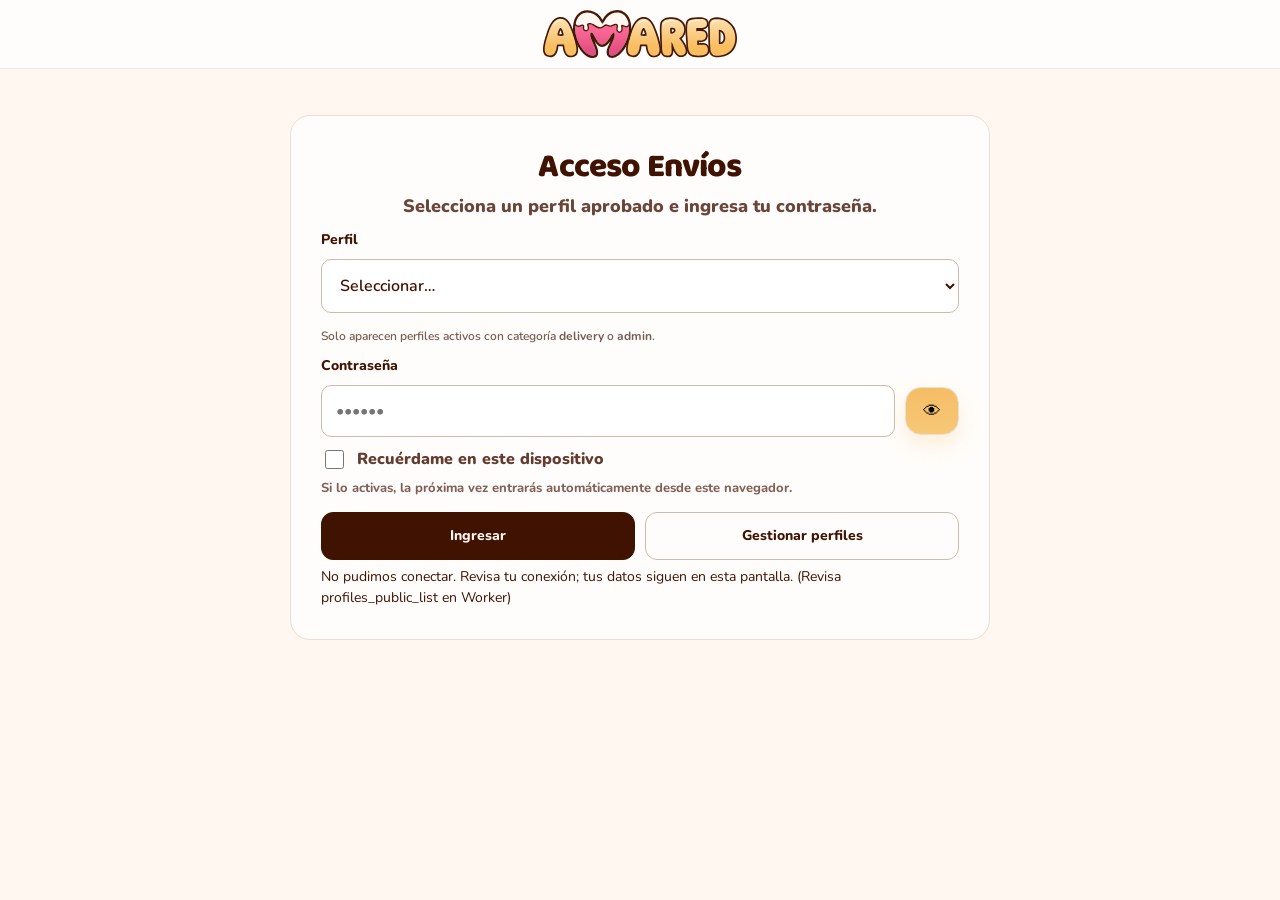
<file: delivery.html>
<!doctype html>
<html lang="es">
<head>
  <script>
    try {
      if (new URLSearchParams(window.location.search).get("hub") === "1") {
        document.documentElement.classList.add("hubBoot");
      } else {
        document.documentElement.classList.add("hubReady");
      }
    } catch (_e) {
      document.documentElement.classList.add("hubReady");
    }
  </script>
  <style>
    html.hubBoot body { opacity: 1; }
    html.hubReady body { opacity: 1; transition: opacity .12s ease; }
    html.hubBoot body { overflow: hidden; }
    .amHubBootOverlay{
      position: fixed;
      inset: 0;
      z-index: 130000;
      display: none;
      align-items: center;
      justify-content: center;
      padding: 16px;
      background: rgba(255,245,238,.68);
      backdrop-filter: blur(10px);
      box-sizing: border-box;
    }
    html.hubBoot .amHubBootOverlay{ display:flex; }
    html.hubReady .amHubBootOverlay{ display:none; }
    .amHubBootCard{
      width: fit-content;
      max-width: min(420px, calc(100vw - 32px));
      background: linear-gradient(180deg, rgba(255,252,249,.98), rgba(255,244,236,.95));
      border: 1px solid rgba(255,255,255,.84);
      border-radius: 24px;
      padding: 16px 18px;
      box-shadow: 0 18px 40px rgba(64,17,2,.12);
      box-sizing: border-box;
    }
    .amHubBootRow{
      display: grid;
      grid-template-columns: auto minmax(0,1fr);
      gap: 12px;
      align-items: center;
    }
    .amHubBootRow > div:last-child{ min-width:0; }
    .amHubBootSpinner{
      width: 18px;
      height: 18px;
      border-radius: 999px;
      border: 2px solid rgba(64,17,2,.12);
      border-top-color: rgba(242,91,143,.82);
      animation: amHubBootSpin 1s linear infinite;
      flex: 0 0 auto;
    }
    .amHubBootTitle{
      font-weight: 950;
      font-size: 18px;
      line-height: 1.08;
      color:#401102;
    }
    .amHubBootSub{
      margin-top: 4px;
      font-size: 13px;
      line-height: 1.3;
      font-weight: 800;
      color: rgba(64,17,2,.72);
    }
    @media (max-width: 560px){
      .amHubBootCard{
        max-width: calc(100vw - 28px);
        padding: 14px 16px;
      }
      .amHubBootTitle{ font-size: 16px; }
      .amHubBootSub{ font-size: 12.5px; }
    }
    @keyframes amHubBootSpin{ to{ transform: rotate(360deg); } }
  </style>
  <meta charset="utf-8">
  <meta name="viewport" content="width=device-width,initial-scale=1">
  <title>AMARED · Envíos</title>

  <link rel="icon" href="assets/favicon.ico" type="image/x-icon">
  <link rel="stylesheet" href="styles.css?v=20260919-ux22">
  <link rel="stylesheet" href="delivery.css?v=20260919-ux22">

  <style>
    /* HISTORIAL FIXES */
    #histBack{
      align-items:center;
      justify-content:center;
      overflow:auto;
      padding:clamp(16px, 3vw, 28px);
      z-index: 9998;
    }
    #histBack .amModal{
      width:min(980px, calc(100vw - 32px));
      margin:0 auto;
      max-height: calc(100vh - 32px);
      overflow:auto;
    }
    #histList{
      max-height: calc(100vh - 280px);
      overflow:auto;
      padding-right: 6px;
      -webkit-overflow-scrolling: touch;
    }
    #sendBack{ z-index: 9999; }
    #confirmBack{ z-index: 10000; }
  </style>

<meta name="description" content="Postres artesanales AMARED en Ibagué. Elige tu favorito, solicita domicilio o recogida y confirma tu pedido por WhatsApp."><link rel="preconnect" href="https://fonts.googleapis.com"><link rel="preconnect" href="https://fonts.gstatic.com" crossorigin><link rel="stylesheet" href="https://fonts.googleapis.com/css2?family=Baloo+2:wght@600;700;800&amp;family=Nunito:wght@400;600;700;800&amp;display=swap"><link rel="stylesheet" href="experience.css?v=20260919-refresh222"><script src="config.js?v=20260919-ux22"></script><script src="runtime.js?v=20260919-ux22"></script></head>
<body class="deliveryPage is-login amaredV2 workspacePage">

  <a class="skipLink" href="#main-content">Saltar al contenido</a><div class="amHubBootOverlay" aria-hidden="true">
  <div class="amHubBootCard">
    <div class="amHubBootRow">
      <div class="amHubBootSpinner"></div>
      <div>
        <div class="amHubBootTitle">Cargando página…</div>
        <div class="amHubBootSub">Estamos preparando tu espacio.</div>
      </div>
    </div>
  </div>
</div>
<header class="topbar">
    <div class="topbarInner amSectionTopbarInner deliveryTopbarInner">
      <div class="deliveryLoginBrand amLoginTopbarBrand" aria-label="AMARED">
        <img class="amLoginTopbarLogo" src="assets/Logo-Amared.svg" alt="AMARED">
      </div>

      <div class="amSectionBrand deliveryAppBrand">
        <img class="amSectionBrandLogo" src="assets/Logo-Isotipo-Amared.svg" alt="AMARED">
        <div class="amSectionBrandMeta deliveryBrandMeta">
          <div class="amSectionTitle deliveryBrandTitle">Envíos</div>
          <div class="amSectionSubtitle deliveryBrandSubtitle">Pedidos pagados para enviar</div>
        </div>
      </div>

      <div class="amSectionActions deliveryHeaderActions">
        <button id="btnRefreshTop" class="btn amBtnWarm" type="button" style="display:none;">Recargar</button>
        <button id="btnHistory" class="btn amBtnSoft" type="button" style="display:none;">Historial</button>
        <button id="btnLogoutTop" class="btn amBtnNeutral" type="button" style="display:none;">Salir</button>
      </div>
    </div>
  </header>

  <main class="container" id="main-content">
    <!-- LOGIN -->
    <section id="loginView" class="card amLoginCard">
      <div class="amLoginHero">
        <h2 class="amLoginTitle">Acceso Envíos</h2>
        <p class="amLoginLead">Selecciona un perfil aprobado e ingresa tu contraseña.</p>
      </div>

      <div class="field">
        <label for="selOperator">Perfil</label>
        <select id="selOperator" class="input"></select>
        <div class="muted small" style="margin-top:6px;">Solo aparecen perfiles activos con categoría <b>delivery</b> o <b>admin</b>.</div>
      </div>

      <div class="field" style="margin-top:10px;">
        <label for="inpPin">Contraseña</label>
        <div class="amLoginPinRow">
          <input id="inpPin" class="input" type="password" placeholder="••••••" autocomplete="current-password">
          <button id="btnTogglePin" class="amPinToggleBtn" type="button" aria-label="Mostrar contraseña">👁</button>
        </div>
      </div>

      <div class="amRememberWrap">
        <label class="amRememberLabel">
          <input id="chkRemember" type="checkbox">
          <span>Recuérdame en este dispositivo</span>
        </label>
        <div class="amRememberHint">Si lo activas, la próxima vez entrarás automáticamente desde este navegador.</div>
      </div>

      <div class="amLoginActionsRow">
        <button id="btnLogin" class="btn primary" type="button">Ingresar</button>
        <a class="btn secondary btnLinkLike" href="profiles.html">Gestionar perfiles</a>
      </div>

      <div id="loginErr" class="status amLoginStatus"></div>
    </section>

    <!-- PANEL -->
    <section id="panelView" class="card" style="display:none;">
      <div class="rowBetween" style="align-items:flex-start;">
        <div>
          <h2 class="cardTitle" style="margin-bottom:6px;">Pedidos pendientes de envío</h2>
          <div class="muted small" id="metaLine">—</div>
        </div>
        <div class="row" style="justify-content:flex-end;"></div>
      </div>

      <div id="status" class="muted small" style="margin-top:10px;"></div>
      <div id="deliveryFilterWrap" class="deliveryFilterWrap" style="margin-top:12px; display:none;">
        <button id="btnFilterDelivery" class="deliveryFilterBtn isActive" type="button">Domicilio</button>
        <button id="btnFilterPickup" class="deliveryFilterBtn" type="button">Recoger</button>
      </div>

      <div id="routePlannerWrap" class="routePlannerWrap" style="display:none;">
        <div class="routePlannerHeader">
          <div>
            <div class="routePlannerKicker">Rutas sugeridas</div>
            <h3>Organización de domicilios</h3>
            <p>Completa coordenadas, organiza el orden y abre la ruta en Google Maps.</p>
          </div>
          <div class="routePlannerControls">
            <label for="routeSortMode">Orden de entrega</label>
            <select id="routeSortMode" class="input">
              <option value="near">Cercanos primero</option>
              <option value="far">Lejanos primero</option>
              <option value="manual">Orden personalizado</option>
            </select>
          </div>
        </div>
        <div class="routePlannerHint"><strong>Salida:</strong> Edificio Kiwana · Cl. 53 #6A-21. Los mensajes solo se habilitan cuando el pedido esté elaborado.</div>
        <div class="routeDragGuide routeDragGuideTop">
          <div class="routeDragGuideIcon" aria-hidden="true">⋮⋮</div>
          <div>
            <strong>Orden personalizado</strong>
            <span>Arrastra los pedidos para cambiar el orden antes de abrir la ruta.</span>
          </div>
        </div>
      </div>

      <div id="list" class="deliveryList" style="margin-top:12px;"></div>
    </section>
  </main>

  <!-- SEND MODAL -->
  <div id="sendBack" class="amOverlay" aria-hidden="true" style="display:none;">
    <div class="amModal" role="dialog" aria-modal="true">
      <div class="rowBetween" style="align-items:flex-start;">
        <div>
          <div class="amModalTitle">Enviar pedido</div>
          <div class="muted small" id="sendSubtitle" style="margin-top:4px;"></div>
        </div>
        <button id="btnSendClose" class="iconBtn deliveryCloseBtn" type="button" aria-label="Cerrar">✕</button>
      </div>

      <div class="grid2" style="margin-top:14px;">
        <div class="field">
          <label for="inpEta">Tiempo estimado (minutos)</label>
          <input id="inpEta" class="input" type="number" min="1" max="240" step="1" placeholder="Ej: 25">
          <div class="muted small" style="margin-top:6px;">Se incluirá en el mensaje de WhatsApp.</div>
        </div>

        <div class="field">
          <label for="selTemplate">Plantilla</label>
          <select id="selTemplate" class="input"></select>
          <div class="muted small" style="margin-top:6px;">3 opciones para que no todos los mensajes sean iguales.</div>
        </div>
      </div>

      <div class="field" style="margin-top:12px;">
        <label for="txtMsg">Mensaje</label>
        <textarea id="txtMsg" class="input emojiText" rows="6" readonly></textarea>
      </div>

      <div class="row" style="justify-content:flex-end; margin-top:12px;">
          <button id="btnCopy" class="btn secondary" type="button">Copiar</button>
          <button id="btnMarkSent" class="btn secondary" type="button">Marcar Enviado</button>
          <button id="btnAskWhatsApp" class="btn primary" type="button">Abrir WhatsApp</button>
      </div>

      <div id="sendErr" class="status" style="color:#b00020; margin-top:10px;"></div>
    </div>
  </div>

  <!-- CONFIRM WHATSAPP -->
  <div id="confirmBack" class="amOverlay" aria-hidden="true" style="display:none;">
    <div class="amModal" role="dialog" aria-modal="true" style="max-width:560px;">
      <div class="amModalTitle" id="confirmTitle">¿Abrir WhatsApp?</div>
      <div class="muted" id="confirmDesc" style="margin-top:6px;">Se marcará el pedido como <b>Enviado</b> y se abrirá WhatsApp con el mensaje listo.</div>

      <div class="pillRow" style="margin-top:12px;">
        <span class="pill" id="confirmTimer">Espera 2s…</span>
        <span class="pill" id="confirmOrder">—</span>
      </div>

      <div class="row" style="justify-content:flex-end; margin-top:14px;">
        <button id="btnConfirmCancel" class="btn secondary" type="button">Cancelar</button>
        <button id="btnConfirmGo" class="btn primary" type="button" disabled>Abrir WhatsApp</button>
      </div>

      <div id="confirmErr" class="status" style="color:#b00020; margin-top:10px;"></div>
    </div>
  </div>


  <!-- HISTORIAL (ENVIADOS) -->
  <div id="histBack" class="amOverlay" aria-hidden="true" style="display:none;">
    <div class="amModal" role="dialog" aria-modal="true" style="max-width:980px;">
      <div class="rowBetween histModalHead" style="align-items:flex-start;">
        <div class="histModalTitleWrap">
          <div class="amModalTitle">Historial de enviados</div>
          <div class="muted small" id="histMetaLine" style="margin-top:4px;">—</div>
        </div>
        <div class="row histModalActions" style="justify-content:flex-end;">
          <button id="btnHistReload" class="btn secondary" type="button">Recargar</button>
          <button id="btnHistClose" class="iconBtn amModalCloseX" type="button" aria-label="Cerrar" title="Cerrar">✕</button>
        </div>
      </div>

      <div id="histStatus" class="muted small" style="margin-top:10px;"></div>
      <div id="histList" class="deliveryList" style="margin-top:12px;"></div>
    </div>
  </div>

  <!-- LOADING OVERLAY -->
  <div id="loading" class="amLoadingOverlay" aria-hidden="true" style="display:none;">
    <div class="amLoadingBackdropFx" aria-hidden="true"></div>
    <div class="amLoadingCard">
      <div class="amLoadingRow">
        <div class="amSpinner"></div>
        <div>
          <div id="loadingTitle" class="amLoadingTitle">Cargando perfiles…</div>
          <div id="loadingMsg" class="amLoadingSub">Buscando perfiles de envíos.</div>
        </div>
      </div>
    </div>
  </div>

  <script src="routes-data.js?v=20260919-ux22"></script>
  <script src="delivery.js?v=20260919-ux22"></script>
<script src="experience.js?v=20260919-ux22" defer></script></body>
</html>
</file>
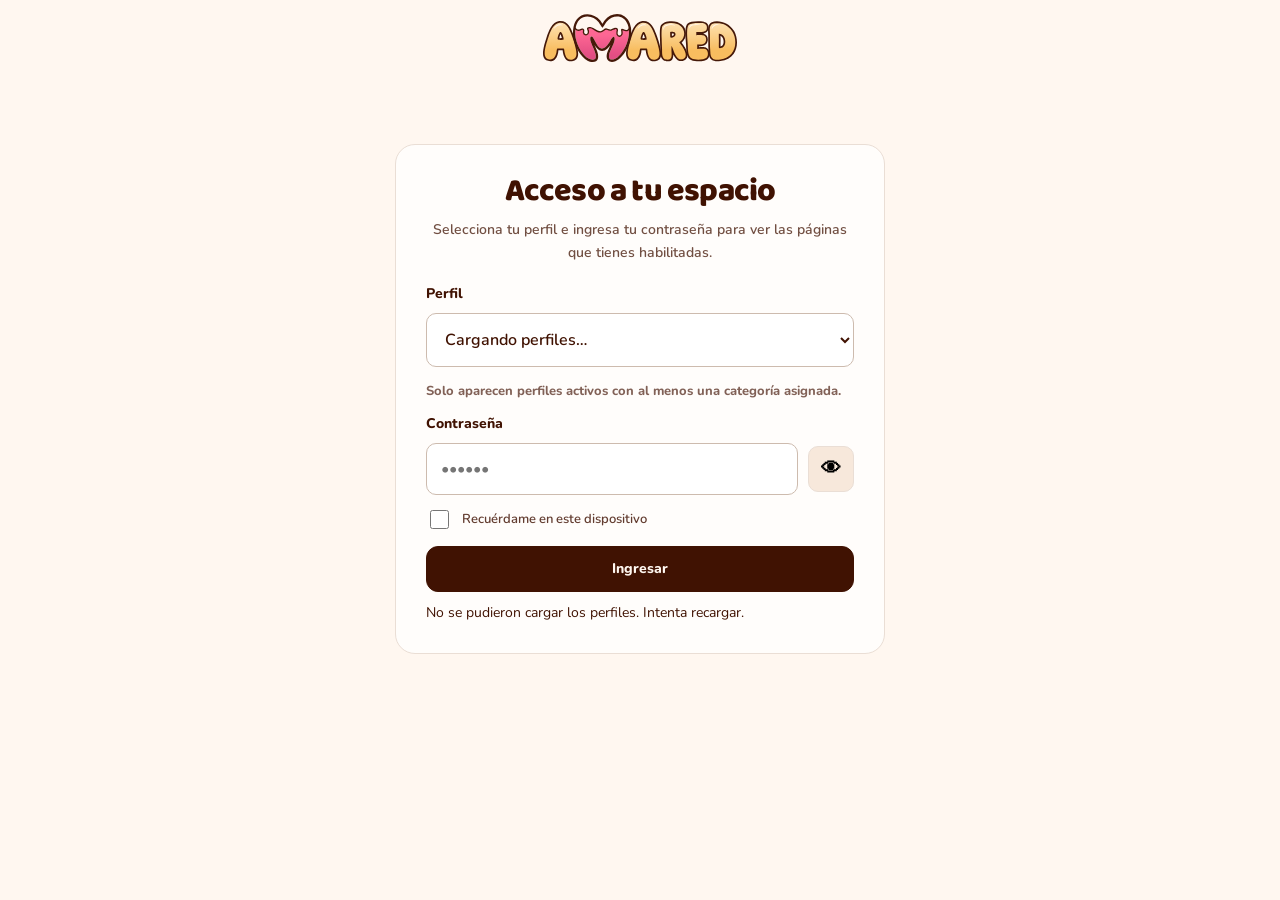
<file: hub.html>
<!doctype html>
<html lang="es">
<head>
  <script>
    try {
      document.documentElement.classList.add("hubBoot");
    } catch (_e) {
      document.documentElement.classList.add("hubReady");
    }
  </script>
  <meta charset="utf-8">
  <meta name="viewport" content="width=device-width,initial-scale=1">
  <title>AMARED · Mi espacio</title>
  <link rel="icon" href="assets/favicon.ico" type="image/x-icon">
  <link rel="stylesheet" href="styles.css?v=20260919-ux22">
  <style>
    html.hubBoot body { opacity: 1; overflow: hidden; }
    html.hubReady body { opacity: 1; transition: opacity .12s ease; }
    .amHubBootOverlay{
      position: fixed;
      inset: 0;
      z-index: 130000;
      display: none;
      align-items: center;
      justify-content: center;
      padding: 16px;
      background: rgba(255,245,238,.68);
      backdrop-filter: blur(10px);
      box-sizing: border-box;
    }
    html.hubBoot .amHubBootOverlay{ display:flex; }
    html.hubReady .amHubBootOverlay{ display:none; }
    .amHubBootCard{
      width: fit-content;
      max-width: min(420px, calc(100vw - 32px));
      background: linear-gradient(180deg, rgba(255,252,249,.98), rgba(255,244,236,.95));
      border: 1px solid rgba(255,255,255,.84);
      border-radius: 24px;
      padding: 16px 18px;
      box-shadow: 0 18px 40px rgba(64,17,2,.12);
      box-sizing: border-box;
    }
    .amHubBootRow{
      display: grid;
      grid-template-columns: auto minmax(0,1fr);
      gap: 12px;
      align-items: center;
    }
    .amHubBootRow > div:last-child{ min-width:0; }
    .amHubBootSpinner{
      width: 18px;
      height: 18px;
      border-radius: 999px;
      border: 2px solid rgba(64,17,2,.12);
      border-top-color: rgba(242,91,143,.82);
      animation: amHubBootSpin 1s linear infinite;
      flex: 0 0 auto;
    }
    .amHubBootTitle{
      font-weight: 950;
      font-size: 18px;
      line-height: 1.08;
      color:#401102;
    }
    .amHubBootSub{
      margin-top: 4px;
      font-size: 13px;
      line-height: 1.3;
      font-weight: 800;
      color: rgba(64,17,2,.72);
    }
    @media (max-width: 560px){
      .amHubBootCard{
        max-width: calc(100vw - 28px);
        padding: 14px 16px;
      }
      .amHubBootTitle{ font-size: 16px; }
      .amHubBootSub{ font-size: 12.5px; }
    }
    @keyframes amHubBootSpin{ to{ transform: rotate(360deg); } }
  </style>
  <style>
    .hubPage .topbarInner{ justify-content:space-between; }
    .hubLoginTopbar .topbarInner{ justify-content:center; }
    .hubLoginTopbar img{ height:48px; width:auto; display:block; }
    .hubLoginShell{ max-width:860px; margin:24px auto 0; }
    .hubLoginCard{ background:var(--paper); border:1px solid var(--border); border-radius:26px; padding:22px; box-shadow:var(--shadow); }
    .hubLoginTitle{ margin:0 0 8px; text-align:center; font-weight:950; font-size:clamp(26px,3vw,40px); line-height:1.08; }
    .hubLoginLead{ margin:0 0 18px; text-align:center; font-size:clamp(14px,1.35vw,17px); color:rgba(64,17,2,.74); font-weight:850; }
    .hubPassRow{ display:grid; grid-template-columns:1fr auto; gap:10px; align-items:end; }
    .hubEyeBtn{ width:56px; height:56px; border-radius:16px; border:1px solid var(--border); background:linear-gradient(180deg, rgba(246,186,96,.92), rgba(246,186,96,.82)); display:flex; align-items:center; justify-content:center; font-size:20px; font-weight:900; cursor:pointer; box-shadow:0 10px 20px rgba(64,17,2,.08); }
    .hubRemember{ display:flex; align-items:center; gap:10px; font-weight:900; color:rgba(64,17,2,.82); margin-top:12px; }
    .hubLoginActions{ margin-top:14px; }
    .hubLoginActions .btn{ width:100%; min-height:48px; }
    .hubTopbar{ display:none; }
    .hubBrand{ display:flex; align-items:center; gap:12px; }
    .hubBrandIcon{ width:42px; height:42px; object-fit:contain; }
    .hubBrandMeta{ display:flex; flex-direction:column; gap:2px; }
    .hubBrandTitle{ font-weight:950; font-size:20px; line-height:1.05; }
    .hubBrandSub{ font-size:12.5px; color:rgba(64,17,2,.65); font-weight:800; }
    .hubActions{ display:flex; align-items:center; gap:10px; flex-wrap:wrap; }
.hubActions .btn{ min-height:44px; border-radius:18px; font-weight:900; box-shadow:0 10px 22px rgba(64,17,2,.06); }
    .hubApp{ display:none; padding-bottom:8px; }
    .hubWelcome{ margin-top:14px; }
    .hubWelcomeTitle{ margin:0; font-size:clamp(24px,2.4vw,34px); line-height:1.08; }
    .hubWelcomeSub{ margin:8px 0 0; color:rgba(64,17,2,.75); font-weight:800; }
    .hubMetaRow{ display:flex; gap:10px; flex-wrap:wrap; margin-top:12px; }
    .hubGrid{ display:grid; grid-template-columns:repeat(2,minmax(0,1fr)); gap:14px; margin-top:16px; }
    .hubCard{ border:1px solid var(--border); border-radius:22px; background:rgba(255,255,255,.72); box-shadow:0 14px 30px rgba(64,17,2,.08); padding:18px; display:grid; gap:12px; text-align:left; cursor:pointer; transition:transform .12s ease, box-shadow .12s ease; }
    .hubCard:hover{ transform:translateY(-1px); box-shadow:0 16px 34px rgba(64,17,2,.12); }
    .hubCardTop{ display:flex; align-items:flex-start; justify-content:space-between; gap:12px; }
    .hubEmoji{ width:52px; height:52px; border-radius:18px; display:flex; align-items:center; justify-content:center; font-size:24px; background:linear-gradient(180deg, rgba(246,186,96,.24), rgba(242,91,143,.14)); border:1px solid rgba(64,17,2,.08); }
    .hubCardTitle{ margin:0; font-size:20px; line-height:1.08; font-weight:950; }
    .hubCardDesc{ margin:0; color:rgba(64,17,2,.72); font-weight:800; line-height:1.4; }
    .hubCardBtn{ justify-self:start; min-height:44px; }
    .hubEmpty{ text-align:center; padding:28px 16px; }
    .hubEmpty p{ margin:8px 0 0; color:rgba(64,17,2,.72); font-weight:800; }
    .hubMobileBar{ position:fixed; left:10px; right:10px; bottom:calc(env(safe-area-inset-bottom, 0px) + 10px); display:none; align-items:center; gap:8px; padding:8px 10px; border-radius:28px; border:1px solid rgba(64,17,2,.10); background:rgba(254,246,239,.88); box-shadow:0 14px 34px rgba(64,17,2,.14); backdrop-filter:blur(10px); z-index:9500; }
    .hubMobileBar.isVisible{ display:grid; grid-template-columns:56px minmax(0,1fr); }
    .hubMobileCenter{ min-width:0; width:100%; border-radius:999px; border:1px solid rgba(64,17,2,.10); background:rgba(255,255,255,.94); padding:3px; display:block; }
    .hubMobilePill{ width:100%; border:0; border-radius:999px; background:linear-gradient(180deg, rgba(242,91,143,.16), rgba(246,186,96,.12)); color:var(--choco); min-height:48px; padding:0 18px; font-weight:950; font-size:17px; cursor:pointer; white-space:nowrap; box-shadow: inset 0 1px 0 rgba(255,255,255,.75); }
    .hubMobileBtn{ width:56px; height:56px; border-radius:999px; border:1px solid rgba(255,255,255,.9); background:linear-gradient(180deg, rgba(255,255,255,.96), rgba(252,247,242,.92)); display:flex; align-items:center; justify-content:center; font-weight:900; font-size:21px; box-shadow:0 10px 18px rgba(64,17,2,.08); cursor:pointer; }
    #hubLoading .amLoadingCard{ width:min(420px, calc(100vw - 32px)); padding:20px 20px 18px; border-radius:24px; }
    #hubLoading .amLoadingTitle{ font-size:18px; }
    #hubLoading .amLoadingSub{ font-size:13px; font-weight:850; }
    @media (max-width:860px){ #hubLoading .amLoadingTitle{ font-size:16px; } #hubLoading .amLoadingSub{ font-size:12px; } }
    .hubPage.is-app main.container{ padding-bottom:116px; }
    @media (min-width: 861px){ .hubPage.is-app main.container{ padding-bottom:24px; } }
    @media (max-width: 860px){ .hubGrid{ grid-template-columns:1fr; } }
    @media (max-width: 860px){
      .hubTopbar .topbarInner{ justify-content:center; }
      .hubBrand{ width:100%; justify-content:center; text-align:center; }
      .hubBrandMeta{ align-items:center; }
      .hubActions{ display:none !important; }
      .hubWelcomeTitle{ font-size:clamp(28px,7vw,34px); }
      .hubLoginShell{ margin:16px auto 0; }
      .hubLoginCard{ padding:18px; border-radius:22px; }
      .hubLoginTitle{ font-size:clamp(22px,6.8vw,28px); }
      .hubLoginLead{ font-size:15px; }
    }
  </style>
<meta name="description" content="Postres artesanales AMARED en Ibagué. Elige tu favorito, solicita domicilio o recogida y confirma tu pedido por WhatsApp."><link rel="preconnect" href="https://fonts.googleapis.com"><link rel="preconnect" href="https://fonts.gstatic.com" crossorigin><link rel="stylesheet" href="https://fonts.googleapis.com/css2?family=Baloo+2:wght@600;700;800&amp;family=Nunito:wght@400;600;700;800&amp;display=swap"><link rel="stylesheet" href="experience.css?v=20260919-refresh222"><script src="config.js?v=20260919-ux22"></script><script src="runtime.js?v=20260919-ux22"></script></head>
<body class="hubPage is-login amaredV2 workspacePage">
  <a class="skipLink" href="#main-content">Saltar al contenido</a><div class="amHubBootOverlay" aria-hidden="true">
    <div class="amHubBootCard">
      <div class="amHubBootRow">
        <div class="amHubBootSpinner"></div>
        <div>
          <div class="amHubBootTitle">Cargando página…</div>
          <div class="amHubBootSub">Estamos preparando los perfiles disponibles.</div>
        </div>
      </div>
    </div>
  </div>
  <header class="hubLoginTopbar" id="hubLoginTopbar">
    <div class="topbarInner">
      <div class="amLoginTopbarBrand"><img class="amLoginTopbarLogo" src="assets/Logo-Amared.svg" alt="AMARED"></div>
    </div>
  </header>

  <header class="topbar hubTopbar" id="hubTopbar">
    <div class="topbarInner">
      <div class="hubBrand">
        <img class="hubBrandIcon" src="assets/Logo-Isotipo-Amared.svg" alt="AMARED">
        <div class="hubBrandMeta">
          <div class="hubBrandTitle">Mi espacio</div>
          <div class="hubBrandSub">Accesos disponibles según tu perfil</div>
        </div>
      </div>
      <div class="hubActions">
        <button id="btnHubReload" class="btn amBtnWarm" type="button">Actualizar</button>
        <button id="btnHubLogout" class="btn amBtnNeutral" type="button">Cerrar sesión</button>
      </div>
    </div>
  </header>

  <main class="container" id="main-content">
    <section class="hubLoginShell" id="hubLoginView">
      <div class="hubLoginCard">
        <h1 class="hubLoginTitle">Acceso a tu espacio</h1>
        <p class="hubLoginLead">Selecciona tu perfil e ingresa tu contraseña para ver las páginas que tienes habilitadas.</p>

        <div class="field">
          <label for="hubProfile">Perfil</label>
          <select id="hubProfile" class="input"><option value="">Cargando perfiles…</option></select>
          <div class="amLoginFieldHint">Solo aparecen perfiles activos con al menos una categoría asignada.</div>
        </div>

        <div class="field" style="margin-top:12px;">
          <label for="hubPassword">Contraseña</label>
          <div class="hubPassRow">
            <input id="hubPassword" class="input" type="password" placeholder="••••••" autocomplete="current-password">
            <button id="btnHubTogglePass" class="hubEyeBtn" type="button" aria-label="Mostrar u ocultar contraseña">👁</button>
          </div>
        </div>

        <label class="hubRemember">
          <input id="hubRemember" type="checkbox">
          <span>Recuérdame en este dispositivo</span>
        </label>

        <div class="hubLoginActions">
          <button id="btnHubLogin" class="btn primary" type="button">Ingresar</button>
        </div>
        <div id="hubLoginMsg" class="status" style="margin-top:10px;"></div>
      </div>
    </section>

    <section class="hubApp" id="hubAppView">
      <section class="card hubWelcome">
        <h1 class="hubWelcomeTitle" id="hubWelcomeTitle">Hola</h1>
        <p class="hubWelcomeSub">Consulta los pendientes de tu negocio y accede a cada sección.</p><p id="hubActivityStatus" class="hubActivityStatus" role="status"></p>
        <div class="hubMetaRow">
          <div class="pill" id="hubProfilePill">Perfil activo</div>
          <div class="pill" id="hubCountPill">0 páginas</div>
        </div>
      </section>

      <section id="hubGrid" class="hubGrid"></section>
      <section id="hubEmpty" class="card hubEmpty" style="display:none; margin-top:16px;">
        <h2 class="cardTitle" style="margin:0;">No hay páginas asignadas</h2>
        <p>Este perfil no tiene módulos habilitados. Revisa la configuración en Gestión de perfiles.</p>
      </section>
    </section>
  </main>

  <div id="hubMobileBar" class="hubMobileBar" aria-label="Acciones del portal">
    <button id="btnHubMobileRefresh" class="hubMobileBtn" type="button" aria-label="Actualizar">↻</button>
    <div class="hubMobileCenter">
      <button id="btnHubMobileLogout" class="hubMobilePill" type="button">Cerrar sesión</button>
    </div>
  </div>

  <div id="hubLoading" class="amLoadingOverlay" aria-hidden="true" style="display:none;">
    <div class="amLoadingBackdropFx" aria-hidden="true"></div>
    <div class="amLoadingCard">
      <div class="amLoadingRow">
        <div class="amSpinner"></div>
        <div>
          <div class="amLoadingTitle" id="hubLoadingTitle">Cargando…</div>
          <div class="amLoadingSub" id="hubLoadingMsg">Procesando</div>
        </div>
      </div>
    </div>
  </div>

  <script src="hub.js?v=20260919-ux22"></script>
<script src="experience.js?v=20260919-ux22" defer></script></body>
</html>
</file>
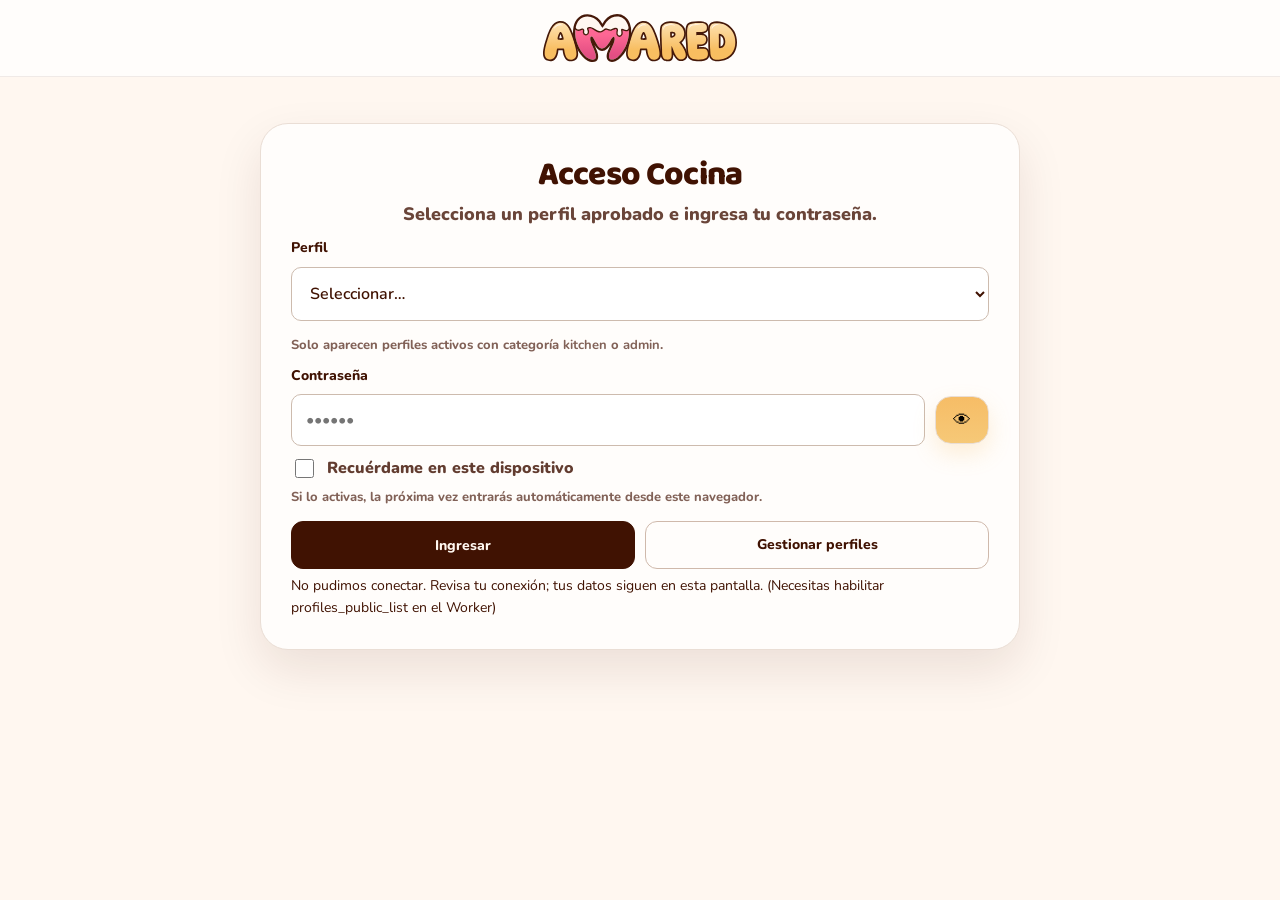
<file: kitchen.html>
<!doctype html>
<html lang="es">
<head>
  <script>
    try {
      if (new URLSearchParams(window.location.search).get("hub") === "1") {
        document.documentElement.classList.add("hubBoot");
      } else {
        document.documentElement.classList.add("hubReady");
      }
    } catch (_e) {
      document.documentElement.classList.add("hubReady");
    }
  </script>
  <style>
    html.hubBoot body { opacity: 1; }
    html.hubReady body { opacity: 1; transition: opacity .12s ease; }
    html.hubBoot body { overflow: hidden; }
      .amHubBootOverlay{
      position: fixed;
      inset: 0;
      z-index: 130000;
      display: none;
      align-items: center;
      justify-content: center;
      padding: 16px;
      background: rgba(255,245,238,.68);
      backdrop-filter: blur(10px);
      box-sizing: border-box;
    }
    html.hubBoot .amHubBootOverlay{ display:flex; }
    html.hubReady .amHubBootOverlay{ display:none; }
    .amHubBootCard{
      width: fit-content;
      max-width: min(420px, calc(100vw - 32px));
      background: linear-gradient(180deg, rgba(255,252,249,.98), rgba(255,244,236,.95));
      border: 1px solid rgba(255,255,255,.84);
      border-radius: 24px;
      padding: 16px 18px;
      box-shadow: 0 18px 40px rgba(64,17,2,.12);
      box-sizing: border-box;
    }
    .amHubBootRow{
      display: grid;
      grid-template-columns: auto minmax(0,1fr);
      gap: 12px;
      align-items: center;
    }
    .amHubBootRow > div:last-child{ min-width:0; }
    .amHubBootSpinner{
      width: 18px;
      height: 18px;
      border-radius: 999px;
      border: 2px solid rgba(64,17,2,.12);
      border-top-color: rgba(242,91,143,.82);
      animation: amHubBootSpin 1s linear infinite;
      flex: 0 0 auto;
    }
    .amHubBootTitle{
      font-weight: 950;
      font-size: 18px;
      line-height: 1.08;
      color:#401102;
    }
    .amHubBootSub{
      margin-top: 4px;
      font-size: 13px;
      line-height: 1.3;
      font-weight: 800;
      color: rgba(64,17,2,.72);
    }
    @media (max-width: 560px){
      .amHubBootCard{
        max-width: calc(100vw - 28px);
        padding: 14px 16px;
      }
      .amHubBootTitle{ font-size: 16px; }
      .amHubBootSub{ font-size: 12.5px; }
    }
    @keyframes amHubBootSpin{ to{ transform: rotate(360deg); } }

/* ===== Kitchen shared header alignment ===== */
.kitchenPage.is-app .kitchenTopbarInner.amSectionTopbarInner{
  max-width:1100px;
  margin:0 auto;
  padding-inline:18px !important;
  justify-content:space-between !important;
}
.kitchenPage.is-app .kitchenTopbarAppBrand.amSectionBrand{
  flex:1 1 auto;
  width:auto !important;
  max-width:100%;
  margin:0 !important;
  justify-content:flex-start !important;
  padding-inline:0 !important;
}
.kitchenPage.is-app .kitchenTopbarAppBrand .amSectionBrandMeta{
  align-items:flex-start !important;
  text-align:left !important;
}
.kitchenPage.is-app .kitchenTopbarAppBrand .amSectionTitle{
  font-size:clamp(20px, 1.7vw, 22px) !important;
}
.kitchenPage.is-app .kitchenTopbarAppBrand .amSectionSubtitle{
  font-size:12.5px !important;
}
@media (max-width: 860px){
  .kitchenPage.is-app .kitchenTopbarInner.amSectionTopbarInner{
    justify-content:center !important;
    padding-inline:18px !important;
  }
  .kitchenPage.is-app .kitchenTopbarAppBrand.amSectionBrand{
    margin:0 auto !important;
    justify-content:center !important;
    padding-inline:8px !important;
  }
  .kitchenPage.is-app .kitchenTopbarAppBrand .amSectionBrandMeta{
    align-items:center !important;
    text-align:center !important;
  }
  .kitchenPage.is-app .kitchenTopbarAppBrand .amSectionTitle{
    font-size:clamp(23px, 6vw, 25px) !important;
  }
}

</style>
  <meta charset="utf-8">
  <meta name="viewport" content="width=device-width, initial-scale=1">
  <title>AMARED · Cocina</title>
    <meta http-equiv="Cache-Control" content="no-cache, no-store, must-revalidate">
    <meta http-equiv="Pragma" content="no-cache">
    <meta http-equiv="Expires" content="0">
  <link rel="icon" type="image/x-icon" href="assets/favicon.ico">
  <link rel="shortcut icon" type="image/x-icon" href="assets/favicon.ico">
  <link rel="stylesheet" href="styles.css?v=20260919-ux22">

  <style>
    /* ✅ Solo estilos puntuales de esta vista (lo demás está en styles.css) */
    .topActions{
      max-width:1100px;
      margin: 12px auto 0;
      padding:12px 18px;
      display:flex; align-items:center; justify-content:space-between; gap:10px;
      flex-wrap:wrap;
    }

    .kitchenPage .container{
      max-width:1100px;
      margin:0 auto;
      padding-inline:18px;
    }

    @media (min-width: 861px){
      .kitchenPage .container{
        padding-top:18px;
        padding-left:18px;
        padding-right:18px;
      }
      .kitchenPage .topActions{
        padding-left:18px;
        padding-right:18px;
      }
    }
    
    
    
    
    .btnLinkLike{ text-decoration:none; display:inline-flex; align-items:center; justify-content:center; }
      
    /* ✅ FIX: Overlay de carga centrado y bonito */
    .modalOverlay{
      position: fixed;
      inset: 0;
      background: rgba(0,0,0,.25);
      display: flex;
      align-items: center;
      justify-content: center;
      padding: 16px;
      z-index: 9999;
    }
    
    .modalBox{
      width: 100%;
      background: rgba(255,255,255,.92);
      border: 1px solid rgba(255,255,255,.84);
      border-radius: 22px;
      padding: 18px;
      box-shadow: 0 18px 40px rgba(64,17,2,.12);
      backdrop-filter: blur(10px);
    }

    /* Costos modal scroll (HTML fallback) */
    #costsModal{ align-items:flex-start; overflow:auto; -webkit-overflow-scrolling:touch; }
    #costsModal .modalBox{ max-height: calc(100vh - 32px); overflow:hidden; display:flex; flex-direction:column; }
    #costsModal #costsEditor{ flex:1; min-height:0; overflow:auto; -webkit-overflow-scrolling:touch; padding-right:6px; }

      /* ✅ Login actions responsive */
      .loginActions{
        display: flex;
        gap: 10px;
        width: 100%;
      }
      
      .loginActions .btn,
      .loginActions .btnLinkLike{
        flex: 1;
        width: 100%;
      }
      
      @media (max-width: 520px){
        .loginActions{
          flex-direction: column;
        }
      }
    /* ✅ Loader centrado + dinámico */
      .modalOverlay{
        position: fixed;
        inset: 0;
        background: rgba(0,0,0,.25);
        display: flex;
        align-items: center;
        justify-content: center;
        padding: 16px;
        z-index: 9999;
      }
      
      .modalBox{
        width: 100%;
        background: rgba(255,255,255,.92);
        border: 1px solid rgba(255,255,255,.84);
        border-radius: 22px;
        padding: 18px;
        box-shadow: 0 18px 40px rgba(64,17,2,.12);
        backdrop-filter: blur(10px);
      }
      
      /* Spinner */
      .spin{
        width: 34px;
        height: 34px;
        border-radius: 999px;
        border: 4px solid rgba(64,17,2,.15);
        border-top-color: rgba(64,17,2,.85);
        animation: spin 0.8s linear infinite;
      }
      @keyframes spin { to { transform: rotate(360deg); } }


  

    /* ===== v49: header/login AMARED centrado ===== */
    .kitchenTopbarInner{ justify-content:space-between !important; }
    .kitchenTopbarLoginBrand{
      display:none;
      width:100%;
      align-items:center;
      justify-content:center;
    }
    .kitchenTopbarLoginBrand img{
      height:48px;
      width:auto;
      display:block;
    }
    .kitchenTopbarAppBrand{ display:flex; align-items:center; gap:10px; }
    .kitchenHeaderActions{ display:flex; gap:10px; align-items:center; flex-wrap:wrap; }
    .kitchenPage.is-login .kitchenTopbarInner{ justify-content:center !important; }
    .kitchenPage.is-login .kitchenTopbarLoginBrand{ display:flex; }
    .kitchenPage.is-login .kitchenTopbarAppBrand,
    .kitchenPage.is-login .kitchenHeaderActions{ display:none !important; }
    .kitchenPage.is-app .kitchenTopbarLoginBrand{ display:none !important; }
    .kitchenPage.is-app .kitchenTopbarAppBrand{ display:flex; }
    .kitchenPage #loginBox .heroTitle{ font-size:clamp(22px,2.2vw,28px) !important; }
    .kitchenPage #loginBox .heroSubtitle{ font-size:clamp(14px,1.3vw,16px) !important; }
    @media (max-width: 860px){
      .kitchenTopbarLoginBrand img{ height:42px; }
      .kitchenPage.is-app .kitchenTopbarInner{ justify-content:center !important; }
      .kitchenPage.is-app .kitchenTopbarAppBrand{ margin:0 auto; }
      .kitchenPage.is-app .kitchenTopbarAppBrand > div{ text-align:center; }
      .kitchenPage.is-app .kitchenHeaderActions{ display:none !important; }
      .kitchenPage #loginBox .heroTitle{ font-size:clamp(21px,6.4vw,26px) !important; }
    }

  

    /* ===== Kitchen chrome sync ===== */
    .kitchenTopbarInner{ justify-content:space-between !important; }
    .kitchenPage.is-login .kitchenTopbarInner{ justify-content:center !important; }
    .kitchenPage.is-app .kitchenTopbarInner{ justify-content:space-between !important; }
    .kitchenPage.is-app .kitchenTopbarAppBrand{ width:auto; justify-content:flex-start !important; margin:0; }
    .kitchenPage.is-app .kitchenTopbarAppBrand .amSectionBrandMeta{ align-items:flex-start; text-align:left; }
    .kitchenPage.is-app .kitchenHeaderActions{ display:flex; }
    .kitchenPage .ttl{ font-size:clamp(20px, 1.7vw, 22px) !important; }
    .kitchenPage .sub{ font-size:12.5px !important; }
    @media (max-width: 860px){
      .kitchenPage.is-app .kitchenTopbarInner{ justify-content:space-between !important; gap:12px; }
      .kitchenPage.is-app .kitchenTopbarAppBrand{ width:auto; justify-content:flex-start !important; margin:0; }
      .kitchenPage.is-app .kitchenTopbarAppBrand .amSectionBrandMeta{ align-items:flex-start; text-align:left; }
      .kitchenPage.is-app .kitchenHeaderActions{ display:none !important; }
      .kitchenPage .ttl{ font-size:clamp(23px, 6vw, 25px) !important; }
      .kitchenPage .sub{ font-size:12.5px !important; }
    }


    /* ===== Ajuste final mobile header ===== */
    @media (max-width: 860px){
      .kitchenPage.is-app .kitchenTopbarInner{
        justify-content:center !important;
        gap:12px;
      }
      .kitchenPage.is-app .kitchenTopbarAppBrand{
        width:100%;
        justify-content:center !important;
        margin:0 auto !important;
        text-align:center;
      }
      .kitchenPage.is-app .kitchenTopbarAppBrand .amSectionBrandMeta{
        align-items:center !important;
        text-align:center !important;
        width:auto;
      }
      .kitchenPage.is-app .kitchenTopbarAppBrand .ttl,
      .kitchenPage.is-app .kitchenTopbarAppBrand .sub,
      .kitchenPage.is-app .kitchenTopbarAppBrand .amSectionTitle,
      .kitchenPage.is-app .kitchenTopbarAppBrand .amSectionSubtitle{
        display:block !important;
        visibility:visible !important;
      }
      .kitchenPage.is-app .kitchenTopbarAppBrand .ttl,
      .kitchenPage.is-app .kitchenTopbarAppBrand .amSectionTitle{
        font-size:clamp(24px, 6.4vw, 27px) !important;
        line-height:1.05 !important;
      }
      .kitchenPage.is-app .kitchenTopbarAppBrand .sub,
      .kitchenPage.is-app .kitchenTopbarAppBrand .amSectionSubtitle{
        font-size:13px !important;
        line-height:1.18 !important;
        opacity:.72 !important;
      }
      .kitchenPage.is-app .kitchenHeaderActions{
        display:none !important;
      }
    }

  
    .kitchenPage.is-app .kitchenTopbarAppBrand{
      display:flex;
    }
    .kitchenPage.is-app .kitchenTopbarAppBrand .amSectionBrandMeta{
      align-items:flex-start;
      text-align:left;
    }
    @media (max-width: 860px){
      .kitchenPage.is-app .kitchenTopbarInner{ justify-content:center !important; }
      .kitchenPage.is-app .kitchenTopbarAppBrand{
        margin:0 auto;
        justify-content:center !important;
      }
      .kitchenPage.is-app .kitchenTopbarAppBrand .amSectionBrandMeta{
        align-items:center;
        text-align:center;
      }
      .kitchenPage.is-app .kitchenHeaderActions{ display:none !important; }
    }


/* ===== Final header alignment: Kitchen ===== */
.kitchenPage.is-app .kitchenTopbarInner.amSectionTopbarInner{
  align-items:center !important;
}
@media (min-width: 861px){
  .kitchenPage.is-app .kitchenTopbarInner.amSectionTopbarInner{
    justify-content:space-between !important;
    gap:14px !important;
  }
  .kitchenPage.is-app .kitchenTopbarAppBrand.amSectionBrand{
    width:auto !important;
    max-width:calc(100% - 200px) !important;
    margin:0 !important;
    justify-content:flex-start !important;
    padding-inline:10px !important;
  }
  .kitchenPage.is-app .kitchenTopbarAppBrand .amSectionBrandMeta{
    align-items:flex-start !important;
    text-align:left !important;
  }
}

</style>
<meta name="description" content="Postres artesanales AMARED en Ibagué. Elige tu favorito, solicita domicilio o recogida y confirma tu pedido por WhatsApp."><link rel="preconnect" href="https://fonts.googleapis.com"><link rel="preconnect" href="https://fonts.gstatic.com" crossorigin><link rel="stylesheet" href="https://fonts.googleapis.com/css2?family=Baloo+2:wght@600;700;800&amp;family=Nunito:wght@400;600;700;800&amp;display=swap"><link rel="stylesheet" href="experience.css?v=20260919-refresh222"><script src="config.js?v=20260919-ux22"></script><script src="runtime.js?v=20260919-ux22"></script></head>

<body class="kitchenPage is-login amaredV2 workspacePage">
  <div class="amHubBootOverlay" aria-hidden="true">
  <div class="amHubBootCard">
    <div class="amHubBootRow">
      <div class="amHubBootSpinner"></div>
      <div>
        <div class="amHubBootTitle">Cargando página…</div>
        <div class="amHubBootSub">Estamos preparando tu espacio.</div>
      </div>
    </div>
  </div>
</div>
<header class="topbar">
    <div class="topbarInner kitchenTopbarInner amSectionTopbarInner">
      <div class="kitchenTopbarLoginBrand amLoginTopbarBrand" aria-label="AMARED">
        <img class="amLoginTopbarLogo" src="assets/Logo-Amared.svg" alt="AMARED">
      </div>

      <div class="amSectionBrand kitchenTopbarAppBrand">
        <img class="amSectionBrandLogo" src="assets/Logo-Isotipo-Amared.svg" alt="AMARED">
        <div class="amSectionBrandMeta">
          <div class="amSectionTitle">Cocina</div>
          <div class="amSectionSubtitle">Producción diaria</div>
        </div>
      </div>

      <div class="amSectionActions kitchenHeaderActions">
        <button id="btnRefresh" class="btn amBtnWarm" type="button" style="display:none;">Recargar</button>
        <button id="btnLogout" class="btn amBtnNeutral" type="button" style="display:none;">Salir</button>
      </div>
    </div>
  </header>

  <!-- LOGIN BOX -->
  <div class="container">
    <div id="loginBox" class="card amLoginCard">
      <div class="amLoginHero">
        <h1 class="amLoginTitle">Acceso Cocina</h1>
        <p class="amLoginLead">Selecciona un perfil aprobado e ingresa tu contraseña.</p>
      </div>

      <div class="field">
        <label for="selOperator">Perfil</label>
        <select id="selOperator" class="input" style="width:100%;"></select>
        <div class="amLoginFieldHint">Solo aparecen perfiles activos con categoría <b>kitchen</b> o <b>admin</b>.</div>
      </div>

      <div class="field" style="margin-top:10px;">
        <label for="inpPin">Contraseña</label>
        <div class="amLoginPinRow">
          <input id="inpPin" class="input" type="password" placeholder="••••••">
          <button id="btnTogglePin" class="amPinToggleBtn" type="button" aria-label="Mostrar contraseña">👁</button>
        </div>
      </div>

      <div class="amRememberWrap">
        <label class="amRememberLabel">
          <input id="chkRemember" type="checkbox">
          <span>Recuérdame en este dispositivo</span>
        </label>
        <div class="amRememberHint">Si lo activas, la próxima vez entrarás automáticamente desde este navegador.</div>
      </div>

      <div class="amLoginActionsRow">
        <button id="btnLogin" class="btn primary" type="button">Ingresar</button>
        <a id="btnManageProfiles" class="btn secondary btnLinkLike" href="profiles.html" target="_blank" rel="noopener">Gestionar perfiles</a>
      </div>

      <div id="loginErr" class="status amLoginStatus"></div>
    </div>

    <!-- APP -->

    <div id="app" style="display:none;">
      <div class="layout">
        
        <section class="card" id="prodSection">
          <h2 class="cardTitle">Producción</h2>
          <div class="muted small" style="margin-bottom:10px;">
            Regla: pedidos antes de las <b>3:00 p.m.</b> son para hoy; después de las 3:00 p.m. son informativos para mañana.
          </div>

          <div class="prodTabs">
            <button id="tabProdToday" class="tabBtn active" type="button">Hoy</button>
            <button id="tabProdBacklog" class="tabBtn" type="button">Pendientes pagados</button>
          </div>

          <div id="prodPanelToday">
            <div id="todayWrap"></div>
          </div>

          <div id="prodPanelBacklog" class="hidden" style="margin-top:10px;">
            <div class="muted small" style="margin-bottom:10px;">
              Pedidos pagados de días anteriores que siguen en <b>"No iniciar"</b>.
            </div>
            <div id="backlogWrap"></div>
          </div>
        </section>


        <section class="card">
          <h2 class="cardTitle">Informativo (mañana)</h2>
          <div class="muted small" style="margin-bottom:10px;">
            Pedidos creados después de las 3:00 p.m. (hora Colombia).
          </div>

          <div id="tomorrowWrap"></div>
        </section>
      </div>

      
      
      
      <section class="card" style="margin-top:14px;">
        <h2 class="cardTitle">En proceso</h2>

        <div class="prodTabs" style="margin-top:8px;">
          <button id="tabInProgAll" class="tabBtn active" type="button">Todos</button>
          <button id="tabInProgToday" class="tabBtn" type="button">Del día</button>
          <button id="tabInProgOlder" class="tabBtn" type="button">Anteriores</button>
        </div>

        <div id="inProgPanelAll">
          <div id="inProgressWrapAll"></div>
        </div>

        <div id="inProgPanelToday" class="hidden" style="margin-top:10px;">
          <div id="inProgressWrapToday"></div>
        </div>

        <div id="inProgPanelOlder" class="hidden" style="margin-top:10px;">
          <div id="inProgressWrapOlder"></div>
        </div>
      </section>



      <section class="card" style="margin-top:14px;">
        <h2 class="cardTitle">Finalizados</h2>
        <div id="doneWrap"></div>
      </section>

    </div>
  </div>

  <!-- LOADING -->
  <div id="loading" class="amLoadingOverlay" aria-hidden="true" style="display:none;">
    <div class="amLoadingBackdropFx" aria-hidden="true"></div>
    <div class="amLoadingCard">
      <div class="amLoadingRow">
        <div id="loadingSpin" class="amSpinner"></div>
        <div>
          <div id="loadingTitle" class="amLoadingTitle">Cargando…</div>
          <div id="loadingMsg" class="amLoadingSub">Procesando</div>
        </div>
      </div>
    </div>
  </div>

  <!-- COSTOS MODAL (si lo usas) -->
  <div id="costsModal" class="modalOverlay" aria-hidden="true" style="display:none;">
    <div class="modalBox" style="max-width:900px;">
      <div class="rowBetween">
        <div style="font-weight:950; font-size:18px;">Costos (solo lectura)</div>
        <button id="btnCloseCosts" class="iconBtn amModalCloseX" type="button" aria-label="Cerrar" title="Cerrar">✕</button>
      </div>

      <div id="costsEditor" style="margin-top:12px;"></div>
      <div id="costsGateErr" class="muted small" style="margin-top:10px; color:#b00020;"></div>
    </div>
  </div>

  <script src="kitchen-costs.js?v=20260919-ux22"></script>
  <script src="kitchen.js?v=20260919-ux22"></script>

<script src="experience.js?v=20260919-ux22" defer></script></body>
</html>
</file>
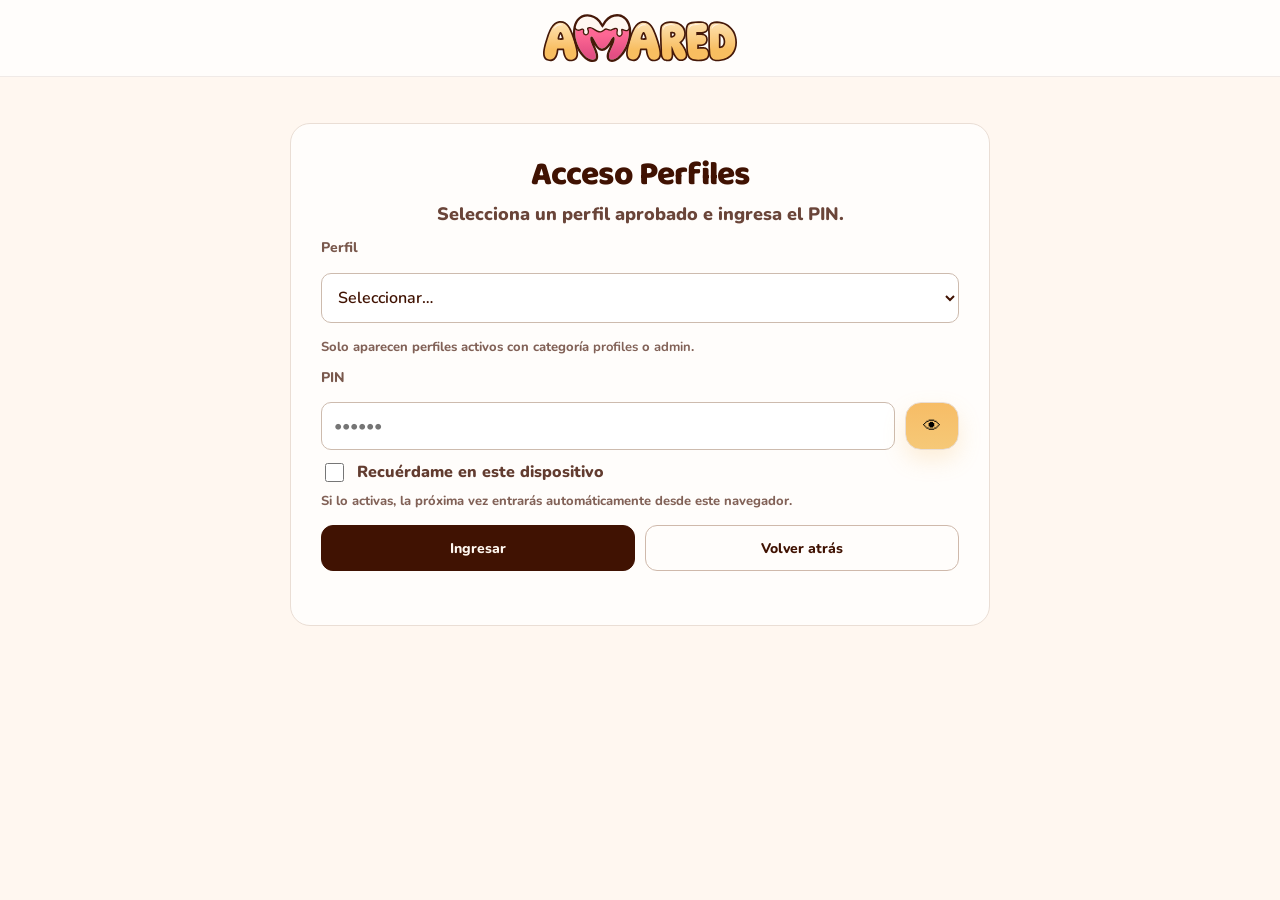
<file: profiles.html>
<!doctype html>
<html lang="es">
<head>
  <script>
    try {
      if (new URLSearchParams(window.location.search).get("hub") === "1") {
        document.documentElement.classList.add("hubBoot");
      } else {
        document.documentElement.classList.add("hubReady");
      }
    } catch (_e) {
      document.documentElement.classList.add("hubReady");
    }
  </script>
  <style>
    html.hubBoot body { opacity: 1; }
    html.hubReady body { opacity: 1; transition: opacity .12s ease; }
    html.hubBoot body { overflow: hidden; }
    .amHubBootOverlay{
      position: fixed;
      inset: 0;
      z-index: 130000;
      display: none;
      align-items: center;
      justify-content: center;
      padding: 16px;
      background: rgba(64,17,2,.25);
      backdrop-filter: blur(6px);
      box-sizing: border-box;
    }
    html.hubBoot .amHubBootOverlay{ display:flex; }
    html.hubReady .amHubBootOverlay{ display:none; }
    .amHubBootCard{
      width: fit-content;
      max-width: min(420px, calc(100vw - 32px));
      background: rgba(255,255,255,.94);
      border: 1px solid rgba(64,17,2,.12);
      border-radius: 24px;
      padding: 16px 18px;
      box-shadow: 0 18px 40px rgba(0,0,0,.18);
      box-sizing: border-box;
    }
    .amHubBootRow{
      display: grid;
      grid-template-columns: auto minmax(0,1fr);
      gap: 12px;
      align-items: center;
    }
    .amHubBootRow > div:last-child{ min-width:0; }
    .amHubBootSpinner{
      width: 18px;
      height: 18px;
      border-radius: 999px;
      border: 2px solid rgba(64,17,2,.18);
      border-top-color: rgba(64,17,2,.70);
      animation: amHubBootSpin 1s linear infinite;
      flex: 0 0 auto;
    }
    .amHubBootTitle{
      font-weight: 950;
      font-size: 18px;
      line-height: 1.08;
      color:#401102;
    }
    .amHubBootSub{
      margin-top: 4px;
      font-size: 13px;
      line-height: 1.3;
      font-weight: 800;
      color: rgba(64,17,2,.72);
    }
    @media (max-width: 560px){
      .amHubBootCard{
        max-width: calc(100vw - 28px);
        padding: 14px 16px;
      }
      .amHubBootTitle{ font-size: 16px; }
      .amHubBootSub{ font-size: 12.5px; }
    }
    @keyframes amHubBootSpin{ to{ transform: rotate(360deg); } }

.profilesMobileBtn .ico{
  display:flex;
  align-items:center;
  justify-content:center;
  font-size:19px;
  line-height:1;
  transform: translateY(-1px);
}
.profilesMobileBtn .txt{
  position:absolute;
  width:1px;
  height:1px;
  padding:0;
  margin:-1px;
  overflow:hidden;
  clip:rect(0,0,0,0);
  white-space:nowrap;
  border:0;
}
.profilesMobilePill .ico{
  display:flex;
  align-items:center;
  justify-content:center;
  font-size:18px;
  line-height:1;
  transform: translateY(-1px);
  flex:0 0 auto;
}
.profilesMobilePill .txt{
  display:inline-block;
  font-weight:950;
  letter-spacing:.1px;
}
.profilesMobileBar.isHubMode{
  grid-template-columns:52px minmax(0,1fr);
}
.profilesMobileBar.isHubMode .profilesMobileCenter{
  grid-column:2;
}

.profilesMobileBar.isHubMode{
  gap:12px;
  padding-left:12px;
  padding-right:12px;
}
.profilesMobileBar.isHubMode .profilesMobileCenter{
  grid-column:2;
  padding:0;
  background:transparent;
  border:0;
  box-shadow:none;
}
.profilesMobileBar.isHubMode .profilesMobilePill{
  min-height:52px;
  padding-left:18px;
  padding-right:18px;
}
#editBack{
  align-items:flex-start;
  overflow-y:auto;
  -webkit-overflow-scrolling:touch;
  padding: max(16px, env(safe-area-inset-top, 0px) + 12px) 12px calc(16px + env(safe-area-inset-bottom, 0px));
}
#editBack .loadingCard{
  width:min(760px, 100%);
  max-height:calc(100dvh - 32px);
  overflow:auto;
  overscroll-behavior:contain;
}
#btnEditClose{
  flex:0 0 auto;
  font-size:18px;
}

.editModalHeader{
  display:flex;
  align-items:flex-start;
  justify-content:space-between;
  gap:12px;
  flex-wrap:nowrap;
}
.editModalHeaderText{
  min-width:0;
  flex:1 1 auto;
}
#btnEditClose{
  margin-left:auto;
  align-self:flex-start;
  display:inline-flex;
  align-items:center;
  justify-content:center;
}
.profilesMobileList{ display:none; margin-top:14px; }
.profilesAccCard{
  border:1px solid rgba(64,17,2,.10);
  border-radius:20px;
  background:rgba(255,255,255,.74);
  box-shadow:0 10px 24px rgba(64,17,2,.05);
  overflow:hidden;
}
.profilesAccCard + .profilesAccCard{ margin-top:12px; }
.profilesAccCard summary{
  list-style:none;
  display:flex;
  align-items:center;
  justify-content:space-between;
  gap:12px;
  padding:14px 16px;
  cursor:pointer;
}
.profilesAccCard summary::-webkit-details-marker{ display:none; }
.profilesAccName{
  font-weight:950;
  font-size:16px;
  color:var(--choco);
  min-width:0;
  overflow:hidden;
  text-overflow:ellipsis;
  white-space:nowrap;
}
.profilesAccMeta{
  font-size:12px;
  font-weight:900;
  color:rgba(64,17,2,.62);
  margin-top:4px;
}
.profilesAccChevron{
  flex:0 0 auto;
  width:32px;
  height:32px;
  border-radius:999px;
  display:flex;
  align-items:center;
  justify-content:center;
  background:rgba(246,186,96,.18);
  border:1px solid rgba(246,186,96,.34);
  font-size:14px;
  color:var(--choco);
  transition:transform .18s ease;
}
.profilesAccCard[open] .profilesAccChevron{ transform:rotate(180deg); }
.profilesAccBody{
  border-top:1px solid rgba(64,17,2,.08);
  padding:12px 16px 14px;
}
.profilesAccRow + .profilesAccRow{ margin-top:10px; }
.profilesAccLabel{
  font-size:12px;
  font-weight:900;
  color:rgba(64,17,2,.62);
  margin-bottom:4px;
}
.profilesAccValue{
  font-weight:850;
  color:var(--choco);
  line-height:1.35;
}
.profilesAccActions{
  display:flex;
  gap:8px;
  flex-wrap:wrap;
  margin-top:12px;
}
.profilesAccActions .btn{
  flex:1 1 140px;
  min-height:46px;
}
@media (max-width: 860px){
  .profilesTableWrap{ display:none; }
  .profilesMobileList{ display:block; }
  .profilesAccBody .badge{ margin-right:6px; margin-bottom:6px; }
}

/* ===== Edit modal visual refresh ===== */
.editProfileModal{
  width:min(820px, 100%);
  padding:0 !important;
  border-radius:30px !important;
  background:linear-gradient(180deg, rgba(255,255,255,.98), rgba(255,251,247,.97)) !important;
  border:1px solid rgba(64,17,2,.10) !important;
  box-shadow:0 26px 70px rgba(64,17,2,.18) !important;
  overflow:hidden;
}
.editProfileShell{
  padding:22px 22px 20px;
}
.editModalHeader{
  display:flex;
  align-items:flex-start;
  justify-content:space-between;
  gap:14px;
  padding-bottom:16px;
  border-bottom:1px solid rgba(64,17,2,.08);
}
.editModalEyebrow{
  display:inline-flex;
  align-items:center;
  gap:8px;
  margin-bottom:8px;
  padding:7px 12px;
  border-radius:999px;
  background:linear-gradient(180deg, rgba(242,91,143,.12), rgba(246,186,96,.14));
  border:1px solid rgba(64,17,2,.06);
  font-size:12px;
  font-weight:950;
  color:rgba(64,17,2,.76);
}
.editModalEyebrow::before{
  content:"✎";
  font-size:12px;
}
.editModalTitle{
  margin:0;
  font-size:clamp(24px, 2.2vw, 30px);
  line-height:1.04;
  letter-spacing:.1px;
  color:var(--choco);
}
.editModalLead{
  margin-top:8px;
  max-width:54ch;
  color:rgba(64,17,2,.68);
  font-weight:800;
  line-height:1.45;
  font-size:13.5px;
}
.editModalHeaderText{
  min-width:0;
  flex:1 1 auto;
}
#btnEditClose{
  width:46px;
  height:46px;
  min-width:46px;
  border-radius:999px;
  border:1px solid rgba(64,17,2,.10);
  background:rgba(255,255,255,.94);
  color:var(--choco);
  box-shadow:0 12px 24px rgba(64,17,2,.08);
  display:inline-flex;
  align-items:center;
  justify-content:center;
  font-size:21px;
  font-weight:900;
  cursor:pointer;
}
#btnEditClose:hover{
  transform:translateY(-1px);
}
.editModalSections{
  display:grid;
  gap:14px;
  margin-top:16px;
}
.editModalCard{
  border:1px solid rgba(64,17,2,.08);
  background:linear-gradient(180deg, rgba(255,255,255,.92), rgba(253,248,242,.92));
  border-radius:24px;
  padding:16px;
  box-shadow:inset 0 1px 0 rgba(255,255,255,.75);
}
.editModalCardTitle{
  display:flex;
  align-items:center;
  gap:8px;
  margin:0 0 12px;
  font-size:15px;
  font-weight:950;
  color:var(--choco);
}
.editModalCardTitle::before{
  display:inline-flex;
  align-items:center;
  justify-content:center;
  width:24px;
  height:24px;
  border-radius:999px;
  font-size:12px;
  background:linear-gradient(180deg, rgba(242,91,143,.18), rgba(246,186,96,.18));
  border:1px solid rgba(64,17,2,.06);
}
.editModalCard.basic .editModalCardTitle::before{ content:"👤"; }
.editModalCard.cats .editModalCardTitle::before{ content:"✓"; }
.editModalCard.security .editModalCardTitle::before{ content:"🔒"; }
.editGrid{
  display:grid;
  grid-template-columns:1fr 1fr;
  gap:14px;
}
.editField{
  display:grid;
  gap:7px;
}
.editField label,
.editModalCard .field > label{
  display:block;
  margin:0;
  font-size:12.5px;
  font-weight:950;
  letter-spacing:.12px;
  color:rgba(64,17,2,.78);
}
.editProfileModal .input{
  min-height:52px;
  padding:14px 16px;
  border-radius:18px;
  border:1px solid rgba(64,17,2,.10);
  background:rgba(255,255,255,.96);
  box-shadow:inset 0 1px 0 rgba(255,255,255,.85);
  font-weight:900;
  font-size:15px;
}
.editProfileModal .input:disabled{
  background:rgba(247,241,234,.9);
  color:rgba(64,17,2,.82);
}
.editProfileModal .input::placeholder{
  color:rgba(64,17,2,.42);
  font-weight:800;
}
.editProfileModal .chips{
  gap:10px;
}
.editProfileModal .chip{
  padding:12px 14px;
  min-height:48px;
  background:rgba(255,255,255,.96);
  border:1px solid rgba(64,17,2,.10);
  box-shadow:0 6px 14px rgba(64,17,2,.04);
}
.editProfileModal .chip input{
  accent-color:#f25b8f;
}
.editProfileModal .chip:has(input:checked){
  background:linear-gradient(180deg, rgba(242,91,143,.12), rgba(246,186,96,.14));
  border-color:rgba(242,91,143,.24);
}
.editModalHint{
  margin-top:8px;
  color:rgba(64,17,2,.6);
  font-weight:800;
  line-height:1.42;
  font-size:12.75px;
}
.editModalActions{
  display:flex;
  justify-content:flex-end;
  gap:10px;
  margin-top:16px;
  padding-top:16px;
  border-top:1px solid rgba(64,17,2,.08);
}
#btnEditSave{
  min-width:220px;
  min-height:52px;
  border-radius:18px;
  box-shadow:0 16px 28px rgba(242,91,143,.20);
}
#editErr{
  min-height:18px;
  font-weight:900;
  margin-top:10px;
}
@media (max-width: 860px){
  .editProfileModal{
    border-radius:26px !important;
  }
  .editProfileShell{
    padding:18px 16px 18px;
  }
  .editModalHeader{
    gap:12px;
    padding-bottom:14px;
  }
  .editModalTitle{
    font-size:30px;
  }
  .editModalLead{
    font-size:13px;
  }
  .editGrid{
    grid-template-columns:1fr;
  }
  .editModalCard{
    padding:14px;
    border-radius:22px;
  }
  .editProfileModal .chips{
    gap:8px;
  }
  .editProfileModal .chip{
    width:100%;
    justify-content:flex-start;
  }
  .editModalActions{
    justify-content:stretch;
  }
  #btnEditSave{
    width:100%;
    min-width:0;
  }
}

  </style>
  <meta charset="utf-8">
  <meta name="viewport" content="width=device-width,initial-scale=1">
  <title>AMARED · Gestión de perfiles</title>

  <link rel="icon" href="assets/favicon.ico">
  <link rel="stylesheet" href="styles.css?v=20260919-ux22">

  <style>
    .topbarInner{ justify-content: space-between; }
    .brand{ gap: 12px; }
    .brandMeta{ display:flex; flex-direction:column; gap:2px; }
    .brandTitle{ font-weight: 950; font-size: 18px; line-height: 1.1; }
    .brandSubtitle{ font-size: 12.5px; color: rgba(64,17,2,.65); font-weight: 800; }

    .grid2{ display:grid; grid-template-columns: 1fr 1fr; gap: 14px; }
    @media (max-width: 920px){ .grid2{ grid-template-columns: 1fr; } }

    .field label{ display:block; font-size: 12.5px; color: rgba(64,17,2,.70); font-weight: 800; margin-bottom: 6px; }
    .input{
      width:100%;
      padding: 12px 12px;
      border-radius: 16px;
      border: 1px solid var(--border);
      outline: none;
      font-weight: 800;
      background: rgba(255,255,255,.85);
    }

    .rowBetween{ display:flex; align-items:center; justify-content:space-between; gap: 12px; flex-wrap: wrap; }
    .row{ display:flex; align-items:center; gap: 10px; flex-wrap: wrap; }

    .pill{
      display:inline-flex; align-items:center; gap: 6px;
      padding: 8px 12px;
      border-radius: 999px;
      border: 1px solid var(--border);
      background: rgba(255,255,255,.75);
      font-weight: 900; font-size: 12.5px;
    }

    .table{
      width:100%;
      border-collapse: collapse;
      margin-top: 10px;
      overflow:hidden;
      border-radius: 16px;
      border: 1px solid var(--border);
      background: rgba(255,255,255,.65);
    }
    .table th, .table td{
      padding: 10px 12px;
      border-bottom: 1px solid rgba(64,17,2,.08);
      text-align: left;
      vertical-align: middle;
    }
    .table th{
      font-size: 12px;
      color: rgba(64,17,2,.65);
      font-weight: 950;
      background: rgba(247,206,145,.12);
    }
    .badge{
      display:inline-block;
      padding: 6px 10px;
      border-radius: 999px;
      background: rgba(242,91,143,.10);
      border: 1px solid rgba(242,91,143,.20);
      font-weight: 900;
      font-size: 12px;
    }

    .chips{ display:flex; gap: 8px; flex-wrap: wrap; }
    .chip{
      display:inline-flex; align-items:center; gap: 8px;
      padding: 10px 12px;
      border-radius: 999px;
      border: 1px solid var(--border);
      background: rgba(255,255,255,.75);
      font-weight: 900;
      cursor: pointer;
      user-select: none;
    }
    .chip input{ transform: scale(1.05); }

    .loadingOverlay{
      position: fixed; inset: 0;
      display:none; align-items:center; justify-content:center;
      background: rgba(64,17,2,.18);
      z-index: 99999;
      padding: 18px;
    }
    .loadingCard{
      width:auto;
      max-width:min(430px, calc(100vw - 32px));
      background: var(--paper);
      border: 1px solid var(--border);
      border-radius: 22px;
      padding: 14px 18px;
      box-shadow: var(--shadow);
      text-align: left;
    }
    .loadingTitle{ font-weight: 950; font-size: 18px; line-height:1.08; }
  
    .profilesTopbarHidden{ display:none !important; }
    .loginBrandTop{
      display:flex; justify-content:center; align-items:center;
      margin: 18px 0 14px;
    }
    .loginBrandTop img{ height:58px; width:auto; display:block; }
    .profilesLoginShell{ max-width:760px; margin:0 auto; }
    .profilesLoginCard{
      background: var(--paper);
      border:1px solid var(--border);
      border-radius:26px;
      padding:22px;
      box-shadow: var(--shadow);
    }
    .profilesLoginTitle{
      margin:0 0 8px; text-align:center; font-weight:950;
      font-size: clamp(26px, 3vw, 40px); line-height:1.08;
    }
    .profilesLoginLead{
      margin:0 0 18px; text-align:center;
      font-size: clamp(14px, 1.4vw, 17px);
      color: rgba(64,17,2,.74); font-weight:850;
    }
    .profilesPinRow{
      display:grid; grid-template-columns:1fr auto; gap:10px; align-items:end;
    }
    .profilesEyeBtn{
      width:56px; height:56px; border-radius:16px; border:1px solid var(--border);
      background: linear-gradient(180deg, rgba(246,186,96,.92), rgba(246,186,96,.82));
      display:flex; align-items:center; justify-content:center;
      font-size:20px; font-weight:900; cursor:pointer;
      box-shadow: 0 10px 20px rgba(64,17,2,.08);
    }
    .profilesRemember{
      display:flex; align-items:center; gap:10px;
      font-weight:900; color: rgba(64,17,2,.82); margin-top:12px;
    }
    .profilesLoginHint{
      margin-top:8px; color: rgba(64,17,2,.72);
      font-weight:800; font-size:13px; line-height:1.35;
    }
    .profilesMgrCard{ margin-top:14px; }
    .profilesTableWrap{ overflow:auto; -webkit-overflow-scrolling: touch; }
    @media (max-width: 860px){
      .profilesLoginCard{ padding:18px; border-radius:22px; }
      .profilesLoginTitle{ font-size: clamp(22px, 7vw, 30px); }
      .profilesLoginLead{ font-size:14px; }
      .profilesTableWrap .table{ min-width:640px; }
      .row .btn{ width:100%; }
    }

  
    .profilesHeaderActions{
      display:flex; align-items:center; gap:10px; flex-wrap:wrap;
    }
    .profilesMobileBar{
  position: fixed;
  left: 12px; right: 12px;
  bottom: calc(env(safe-area-inset-bottom, 0px) + 12px);
  display:none;
  grid-template-columns:52px minmax(0,1fr) 52px;
  gap:9px;
  align-items:center;
  padding:9px;
  border-radius:999px;
  border:1px solid rgba(64,17,2,.10);
  background: rgba(254,246,239,.84);
  box-shadow: 0 18px 44px rgba(64,17,2,.14);
  backdrop-filter: blur(10px);
  z-index: 9500;
}
    .profilesMobileBtn{
  width:52px; height:52px;
  min-width:52px; min-height:52px;
  padding:0;
  overflow:hidden;
  border-radius:999px;
  border:1px solid rgba(255,255,255,.92);
  background: linear-gradient(180deg, rgba(255,255,255,.98), rgba(249,246,242,.94));
  display:flex; align-items:center; justify-content:center;
  font-weight:950; font-size:16px; color:var(--choco);
  box-shadow: 0 10px 22px rgba(64,17,2,.08), inset 0 1px 0 rgba(255,255,255,.85);
  cursor:pointer;
}
    .profilesMobileCenter{
  min-width:0;
  display:grid;
  grid-template-columns:1fr;
  gap:6px;
  padding:4px;
  border-radius:999px;
  border:1px solid rgba(255,255,255,.92);
  background: linear-gradient(180deg, rgba(255,255,255,.96), rgba(248,244,239,.94));
  box-shadow: 0 10px 22px rgba(64,17,2,.06), inset 0 1px 0 rgba(255,255,255,.80);
}
    .profilesMobilePill{
  min-width:0;
  width:100%;
  min-height:50px;
  border:0;
  border-radius:999px;
  background: transparent;
  color: var(--choco);
  display:flex;
  align-items:center;
  justify-content:center;
  gap:10px;
  font-weight:950;
  font-size:14.5px;
  padding:0 16px;
  cursor:pointer;
  white-space:nowrap;
}
    @media (max-width: 860px){
      .topbarInner{
        justify-content:center;
      }
      .brand{
        width:100%;
        justify-content:center;
        text-align:center;
      }
      .brandMeta{
        align-items:center;
      }
      .profilesHeaderActions{
        display:none !important;
      }
      .profilesMgrCard{
        padding-bottom: 96px;
      }
      .profilesMgrCard #btnReload{
        display:none !important;
      }
      .profilesMobileBar.isVisible{
        display:grid;
        grid-template-columns:52px minmax(0,1fr) 52px;
        align-items:center;
      }
    }

  
    /* ===== Ajustes visuales refinados ===== */
    .profilesHeaderActions .btn{
      min-height: 46px;
      border-radius: 16px;
      font-weight: 900;
    }
    .profilesMobilePill.back{
      background: linear-gradient(180deg, rgba(242,91,143,.18), rgba(246,186,96,.18));
      box-shadow: inset 0 0 0 1px rgba(64,17,2,.08), 0 8px 18px rgba(64,17,2,.08);
    }
    .profilesBtnBack{
      background: linear-gradient(180deg, rgba(255,248,242,.98), rgba(252,244,235,.94)) !important;
      border: 1px solid rgba(246,186,96,.55) !important;
      color: var(--choco) !important;
      box-shadow: 0 8px 18px rgba(64,17,2,.06), inset 0 1px 0 rgba(255,255,255,.82);
    }
    .profilesBtnLogout{
      background: linear-gradient(180deg, rgba(255,255,255,.98), rgba(248,247,245,.94)) !important;
      border: 1px solid rgba(64,17,2,.10) !important;
      color: var(--choco) !important;
      box-shadow: 0 8px 18px rgba(64,17,2,.06), inset 0 1px 0 rgba(255,255,255,.82);
    }
    .profilesBtnRefresh{
      background: linear-gradient(180deg, rgba(246,186,96,.96), rgba(246,186,96,.86));
      border: 1px solid rgba(246,186,96,.52);
      color: var(--choco);
      box-shadow: 0 8px 18px rgba(64,17,2,.06);
    }
    .profilesMgrCard .cardTitle{
      letter-spacing: .1px;
    }
    .profilesMgrCard .pill{
      background: rgba(255,255,255,.86);
    }
    .profilesTableWrap .table{
      margin-top: 14px;
      box-shadow: inset 0 1px 0 rgba(255,255,255,.65);
    }
    .profilesTableWrap .table td{
      font-weight: 800;
    }
    .profilesHint{
      color: rgba(64,17,2,.68);
      font-weight: 800;
      line-height: 1.4;
      margin-top: 8px;
      font-size: 13px;
    }
    .profilesSectionSpacer{
      margin-top: 10px;
    }
    .profilesMobileCenter{
      grid-template-columns: 1fr;
    }
    .profilesMobilePill{
      min-height: 50px;
      padding: 0 16px;
    }
    .profilesMobilePill.back{
      background: linear-gradient(180deg, rgba(242,91,143,.18), rgba(246,186,96,.18));
      border: 0;
      box-shadow: inset 0 0 0 1px rgba(64,17,2,.08), 0 8px 18px rgba(64,17,2,.08);
    }
    .profilesMobilePill.logout{
      background: transparent;
      border: 0;
    }
    @media (max-width: 860px){
      .profilesLoginCard{
        padding: 18px;
      }
      .profilesMgrCard{
        border-radius: 24px;
      }
      .profilesMgrCard .cardTitle{
        font-size: 18px;
      }
      .profilesTableWrap{
        margin-left: -4px;
        margin-right: -4px;
      }
      .profilesMobileCenter{
        grid-template-columns: 1fr;
      }
    }


    /* ===== Login alineado con Delivery ===== */
    .profilesLoginTopbar{
      position: sticky;
      top: 0;
      z-index: 10;
      backdrop-filter: blur(10px);
      background: rgba(254,246,239,.72);
      border-bottom: 1px solid var(--border);
    }
    .profilesLoginTopbar .topbarInner{ justify-content:center; }
    .profilesLoginTopbar img{ height:48px; width:auto; display:block; }
    .profilesLoginShell{ max-width:700px; margin:28px auto 0; }
    .profilesLoginCard{
      background:rgba(255,255,255,.88);
      border:1px solid var(--border);
      border-radius:26px;
      padding:26px;
      box-shadow:0 18px 40px rgba(64,17,2,.08);
    }
    .profilesLoginCard .field label{
      font-size:12.5px;
      color: rgba(64,17,2,.78);
      font-weight:400;
      margin-bottom:6px;
    }
    .profilesLoginCard .input{
      font-weight:400;
      background:rgba(255,255,255,.85);
    }
    .profilesLoginCard #loginProfile{ font-weight:400; }
    .profilesLoginTitle{
      margin:0 0 8px;
      text-align:center;
      font-weight:950;
      font-size:clamp(22px,2.15vw,28px);
      line-height:1.05;
    }
    .profilesLoginLead{
      margin:0;
      text-align:center;
      font-size:clamp(15px,1.35vw,17px);
      color: rgba(64,17,2,.78);
      font-weight:850;
    }
    .profilesPinRow{
      display:flex;
      gap:10px;
      align-items:center;
    }
    .profilesEyeBtn{
      min-width:54px;
      height:48px;
      padding:0 14px;
      border-radius:16px;
      border:1px solid var(--border);
      background:linear-gradient(180deg, rgba(246,186,96,.96), rgba(245,196,108,.92));
      box-shadow:0 10px 22px rgba(246,186,96,.22);
      font-size:18px;
      cursor:pointer;
    }
    .profilesRemember{
      display:flex;
      align-items:center;
      gap:10px;
      cursor:pointer;
      font-weight:850;
      color:rgba(64,17,2,.82);
      margin-top:10px;
    }
    .profilesRemember input{
      width:18px;
      height:18px;
      accent-color:#ff5f95;
      transform:none !important;
    }
    .profilesLoginHint{
      margin-top:6px;
      color:rgba(64,17,2,.66);
      font-size:13px;
      font-weight:750;
      line-height:1.35;
    }
    .profilesLoginActions{ margin-top:14px; }
    .profilesLoginActions .btn{ width:100%; min-height:48px; }
    #loading.loadingOverlay{
      position: fixed; inset: 0;
      display:none; align-items:center; justify-content:center;
      background: rgba(64,17,2,.25);
      backdrop-filter: blur(6px);
      z-index: 99999;
      padding: 16px;
    }
    #loading .loadingCard{
      width:auto;
      max-width:min(430px, calc(100vw - 32px));
      background: rgba(255,255,255,.96);
      border:1px solid rgba(64,17,2,.12);
      border-radius:22px;
      padding:14px 18px;
      box-shadow:0 18px 40px rgba(0,0,0,.18);
      text-align:left;
    }
    #loading .loadingCard .row{ gap:10px; flex-wrap:nowrap; align-items:center; }
    #loading .loadingCard .row > div:last-child{ min-width:0; }
    .profilesLoadingSpinner{
      width:18px; height:18px;
      border-radius:999px;
      border:2px solid rgba(64,17,2,.18);
      border-top-color: rgba(64,17,2,.70);
      animation: pspin 1s linear infinite;
      flex:0 0 auto;
    }
    @keyframes pspin{ to{ transform: rotate(360deg); } }
    @media (max-width: 860px){
      .profilesLoginTopbar img{ height:42px; }
      .profilesLoginShell{ margin:16px auto 0; }
      .profilesLoginCard{ padding:18px; border-radius:22px; }
      .profilesLoginTitle{ font-size:clamp(20px,6.2vw,24px); }
      .profilesLoginLead{ font-size:15px; }
    }

  

    /* ===== Profiles chrome sync ===== */
    .profilesHeaderActions{
      display:flex;
      align-items:center;
      gap:10px;
      flex-wrap:wrap;
    }
    .profilesMobileBar{ z-index: 9500; }
    .profilesMobileCenter{ grid-template-columns:1fr; }
    .profilesPage.is-app #profilesLoginBrand{ display:none !important; }
    .profilesPage.is-login #profilesLoginBrand{ display:block; }

    @media (max-width: 860px){
      .profilesPage.is-app #profilesTopbar .topbarInner{
        justify-content: center !important;
        gap: 12px;
      }
      .profilesPage.is-app #profilesTopbar .amSectionBrand{
        width:100%;
        justify-content:center;
        text-align:center;
        margin:0 auto;
      }
      .profilesPage.is-app #profilesTopbar .amSectionBrandMeta{
        align-items:center;
        text-align:center;
      }
      .profilesHeaderActions{ display:none !important; }
      .profilesMgrCard{ padding-bottom: 96px; }
      .profilesMgrCard #btnReload{ display:none !important; }
      .profilesTopbarHidden{ display:none !important; }
      .profilesMobileBar.isVisible{ display:grid; grid-template-columns:52px minmax(0,1fr) 52px; align-items:center; }
      .profilesMobileBar.isHubMode{ grid-template-columns:56px minmax(0,1fr); gap:12px; }
      .profilesMobileBar.isHubMode .profilesMobileCenter{ padding:0; background:transparent; border:0; box-shadow:none; }
      .profilesMobileBar.isHubMode .profilesMobilePill{ width:100%; min-height:52px; }
      #editBack{ padding:12px 12px calc(12px + env(safe-area-inset-bottom, 0px)); }
      #editBack .loadingCard{ max-height:calc(100dvh - 24px); border-radius:22px; }
      #editBack .rowBetween{ align-items:flex-start; }
      #editBack .row[style*="justify-content:flex-end"]{ justify-content:stretch !important; }
      #editBack #btnEditSave{ width:100%; }
    }
    @media (min-width: 861px){
      .profilesMobileBar{ display:none !important; }
    }

  </style>
<meta name="description" content="Postres artesanales AMARED en Ibagué. Elige tu favorito, solicita domicilio o recogida y confirma tu pedido por WhatsApp."><link rel="preconnect" href="https://fonts.googleapis.com"><link rel="preconnect" href="https://fonts.gstatic.com" crossorigin><link rel="stylesheet" href="https://fonts.googleapis.com/css2?family=Baloo+2:wght@600;700;800&amp;family=Nunito:wght@400;600;700;800&amp;display=swap"><link rel="stylesheet" href="experience.css?v=20260919-refresh222"><script src="config.js?v=20260919-ux22"></script><script src="runtime.js?v=20260919-ux22"></script></head>
<body class="profilesPage is-login amaredV2 workspacePage">
  <a class="skipLink" href="#main-content">Saltar al contenido</a><div class="amHubBootOverlay" aria-hidden="true">
  <div class="amHubBootCard">
    <div class="amHubBootRow">
      <div class="amHubBootSpinner"></div>
      <div>
        <div class="amHubBootTitle">Cargando página…</div>
        <div class="amHubBootSub">Estamos preparando tu espacio.</div>
      </div>
    </div>
  </div>
</div>
<header class="topbar amLoginTopbar" id="profilesLoginBrand">
    <div class="topbarInner amLoginTopbarInner">
      <div class="amLoginTopbarBrand" aria-label="AMARED">
        <img class="amLoginTopbarLogo" src="assets/Logo-Amared.svg" alt="AMARED">
      </div>
    </div>
  </header>
  
  <header class="topbar profilesTopbarHidden" id="profilesTopbar">
    <div class="topbarInner amSectionTopbarInner">
      <div class="amSectionBrand">
        <img class="amSectionBrandLogo" src="assets/Logo-Isotipo-Amared.svg" alt="AMARED">
        <div class="amSectionBrandMeta">
          <div class="amSectionTitle">Gestión de perfiles</div>
          <div class="amSectionSubtitle">Rangos y accesos del sistema</div>
        </div>
      </div>

      <div class="amSectionActions profilesHeaderActions">
        <button id="btnBack" class="btn amBtnSoft profilesBtnBack" type="button">Volver</button>
        <button id="btnLogout" class="btn amBtnNeutral profilesBtnLogout" type="button" disabled>Salir</button>
      </div>
    </div>
  </header>

  <main class="container" id="main-content">
    <div class="hero hidden" id="profilesHero" style="display:none;">
      <h1 class="heroTitle">Perfiles del sistema</h1>
      <p class="heroSubtitle">Administra rangos de acceso para Cocina, Pagos, Envíos, Compras, Perfiles y Admin.</p>
    </div>

    <section id="gateCard">
      <div class="card amLoginCard">
        <div class="amLoginHero">
          <h2 class="amLoginTitle">Acceso Perfiles</h2>
          <p class="amLoginLead">Selecciona un perfil aprobado e ingresa el PIN.</p>
        </div>

        <div class="field">
          <label for="loginProfile">Perfil</label>
          <select id="loginProfile" class="input">
            <option value="">Cargando perfiles…</option>
          </select>
          <div class="amLoginFieldHint">Solo aparecen perfiles activos con categoría <b>profiles</b> o <b>admin</b>.</div>
        </div>

        <div class="field" style="margin-top:10px;">
          <label for="inpSecret">PIN</label>
          <div class="amLoginPinRow">
            <input id="inpSecret" class="input" type="password" placeholder="••••••" autocomplete="current-password">
            <button id="btnTogglePin" class="amPinToggleBtn" type="button" aria-label="Mostrar u ocultar PIN">👁</button>
          </div>
        </div>

        <div class="amRememberWrap">
        <label class="amRememberLabel">
          <input id="chkRememberProfiles" type="checkbox">
          Recuérdame en este dispositivo
        </label>
        <div class="amRememberHint">Si lo activas, la próxima vez entrarás automáticamente desde este navegador.</div>
      </div>

        <div class="amLoginActionsRow">
          <button id="btnUnlock" class="btn primary" type="button">Ingresar</button>
          <button id="btnGateBack" class="btn secondary" type="button">Volver atrás</button>
        </div>

        <div id="gateErr" class="status amLoginStatus"></div>
      </div>
    </section>

    <!-- MANAGER -->
    <section class="card profilesMgrCard" id="mgrCard" style="display:none;">
      <div class="rowBetween">
        <h2 class="cardTitle" style="margin:0;">Listado</h2>
        <div class="row">
          <div class="pill" id="pillCount">0 perfiles</div>
          <button id="btnReload" class="btn secondary profilesBtnRefresh" type="button">Recargar</button>
        </div>
      </div>

      <div class="profilesTableWrap">
      <table class="table">
        <thead>
          <tr>
            <th>ID</th>
            <th>Nombre</th>
            <th>Categorías</th>
            <th>Clave</th>
            <th style="width:260px;">Acción</th>
          </tr>
        </thead>
        <tbody id="tbody"></tbody>
      </table>
      </div>

      <div id="profilesMobileList" class="profilesMobileList" aria-label="Listado de perfiles"></div>

      <div id="listMsg" class="status"></div>
      <div class="profilesHint">Aquí puedes revisar perfiles activos, editar sus rangos y agregar nuevos accesos sin salir de la página.</div>

      <hr style="margin:16px 0; opacity:.2;">

      <h2 class="cardTitle profilesSectionSpacer">Agregar perfil</h2>

      <div class="grid2">
        <div>
          <div class="field">
            <label for="inpName">Nombre</label>
            <input id="inpName" class="input" type="text" placeholder="Ej: Paola">
          </div>

          <div class="field" style="margin-top:10px;">
            <label for="inpId">ID (automático)</label>
            <input id="inpId" class="input" type="text" disabled>
            <div class="muted small" style="margin-top:6px;">
              Se genera desde el nombre (sin tildes, espacios → guiones bajos).
            </div>
          </div>
        </div>

        <div>
          <div class="field">
            <label>Rangos / páginas</label>
            <div class="chips">
              <label class="chip"><input type="checkbox" value="kitchen" checked> Cocina</label>
              <label class="chip"><input type="checkbox" value="payments"> Pagos</label>
              <label class="chip"><input type="checkbox" value="index_admin"> Página de pedidos</label>
              <label class="chip"><input type="checkbox" value="delivery"> Envíos</label>
              <label class="chip"><input type="checkbox" value="costs"> Compras / Recetas</label>
              <label class="chip"><input type="checkbox" value="profiles"> Perfiles</label>
              <label class="chip"><input type="checkbox" value="admin"> Admin</label>
            </div>
            <div class="muted small" style="margin-top:6px;">
              Un perfil puede estar en varios rangos o páginas del sistema.
            </div>
          </div>

          <div class="field" style="margin-top:12px;">
            <label for="inpPassword">Contraseña inicial</label>
            <input id="inpPassword" class="input" type="password" placeholder="Mínimo 4 caracteres" autocomplete="new-password">
          </div>

          <div class="field" style="margin-top:10px;">
            <label for="inpPassword2">Confirmar contraseña</label>
            <input id="inpPassword2" class="input" type="password" placeholder="Repite la contraseña" autocomplete="new-password">
            <div class="muted small" style="margin-top:6px;">
              Esta contraseña será la clave personal del perfil para futuros accesos por usuario.
            </div>
          </div>

          <div class="row" style="margin-top:12px;">
            <button id="btnAdd" class="btn primary" type="button">Agregar</button>
          </div>

          <div id="mgrErr" class="status" style="color:#b00020;"></div>
        </div>
      </div>
    </section>
  </main>


  <!-- Edit modal -->
  <div id="editBack" class="loadingOverlay" aria-hidden="true" style="display:none;">
    <div class="loadingCard editProfileModal">
      <div class="editProfileShell">
        <div class="editModalHeader">
          <div class="editModalHeaderText">
            <div class="editModalEyebrow">Configuración del perfil</div>
            <h2 class="editModalTitle">Editar perfil</h2>
            <div class="editModalLead">
              Actualiza el nombre, los accesos y, si lo necesitas, la contraseña del perfil sin perder su identificador actual.
            </div>
          </div>
          <button id="btnEditClose" class="iconBtn" type="button" aria-label="Cerrar" title="Cerrar">✕</button>
        </div>

        <div class="editModalSections">
          <section class="editModalCard basic">
            <div class="editModalCardTitle">Información principal</div>
            <div class="editGrid">
              <div class="editField">
                <label for="editName">Nombre</label>
                <input id="editName" class="input" type="text" placeholder="Ej: Paola">
              </div>
              <div class="editField">
                <label for="editId">ID (fijo)</label>
                <input id="editId" class="input" type="text" disabled>
              </div>
            </div>
          </section>

          <section class="editModalCard cats">
            <div class="editModalCardTitle">Accesos asignados</div>
            <div class="chips" id="editCats">
              <label class="chip"><input type="checkbox" value="kitchen"> Cocina</label>
              <label class="chip"><input type="checkbox" value="payments"> Pagos</label>
              <label class="chip"><input type="checkbox" value="index_admin"> Página de pedidos</label>
              <label class="chip"><input type="checkbox" value="delivery"> Envíos</label>
              <label class="chip"><input type="checkbox" value="costs"> Compras / Recetas</label>
              <label class="chip"><input type="checkbox" value="profiles"> Perfiles</label>
              <label class="chip"><input type="checkbox" value="admin"> Admin</label>
            </div>
            <div class="editModalHint">
              Puedes asignar varias categorías al mismo perfil para centralizar accesos sin salir de esta pantalla.
            </div>
          </section>

          <section class="editModalCard security">
            <div class="editModalCardTitle">Seguridad</div>
            <div class="editGrid">
              <div class="editField">
                <label for="editPassword">Nueva contraseña (opcional)</label>
                <input id="editPassword" class="input" type="password" placeholder="Déjala vacía si no la cambiarás" autocomplete="new-password">
              </div>
              <div class="editField">
                <label for="editPassword2">Confirmar nueva contraseña</label>
                <input id="editPassword2" class="input" type="password" placeholder="Repite la nueva contraseña" autocomplete="new-password">
              </div>
            </div>
            <div class="editField" style="margin-top:12px;">
              <label for="editAdminPinConfirm">Código admin para confirmar cambio de contraseña</label>
              <input id="editAdminPinConfirm" class="input" type="password" placeholder="Solo si cambiarás la contraseña" autocomplete="current-password">
            </div>
            <div class="editModalHint">
              Para editar solo el nombre o las categorías no hace falta confirmar con el código admin. Ese paso solo se usa si vas a cambiar la contraseña.
            </div>
          </section>
        </div>

        <div class="editModalActions">
          <button id="btnEditSave" class="btn primary" type="button">Guardar cambios</button>
        </div>

        <div id="editErr" class="status" style="color:#b00020;"></div>
      </div>
    </div>
  </div>


  <div id="profilesMobileBar" class="amBottomBar profilesMobileBar" aria-label="Acciones de perfiles">
    <button id="btnMobileReload" class="amBottomIconBtn profilesMobileBtn" type="button" aria-label="Recargar"><span class="ico">↻</span><span class="txt">Recargar</span></button>
    <div class="amBottomCenter one profilesMobileCenter">
      <button id="btnMobileBack" class="amBottomPill isAccent profilesMobilePill back" type="button" aria-label="Volver"><span class="ico" aria-hidden="true">↩</span><span class="txt">Volver</span></button>
    </div>
    <button id="btnMobileLock" class="amBottomIconBtn profilesMobileBtn" type="button" aria-label="Salir"><span class="ico">⎋</span><span class="txt">Salir</span></button>
  </div>

  <div id="loading" class="amLoadingOverlay" aria-hidden="true" style="display:none;">
    <div class="amLoadingCard">
      <div class="amLoadingRow">
        <div class="amSpinner"></div>
        <div>
          <div class="amLoadingTitle" id="loadingTitle">Cargando…</div>
          <div class="amLoadingSub" id="loadingMsg">Procesando</div>
        </div>
      </div>
    </div>
  </div>

  <script src="profiles.js?v=20260919-ux22"></script>
<script src="experience.js?v=20260919-ux22" defer></script></body>
</html>
</file>
<file: styles.css>
:root{
  --cream:#FEF6EF;
  --paper:#FFFDFC;
  --choco:#401102;
  --pink:#F25B8F;
  --caramel:#F6BA60;
  --beige:#F7CE91;

  --font-main: "Nunito", system-ui, -apple-system, BlinkMacSystemFont, "Segoe UI", sans-serif;
  --font-display: "Baloo 2", "Nunito", system-ui, -apple-system, BlinkMacSystemFont, "Segoe UI", sans-serif;

  --border: rgba(64,17,2,.10);
  --shadow: 0 18px 50px rgba(64,17,2,.10);
}

*{ box-sizing:border-box; }
html,body{ height:100%; }

body{
  margin:0;
  font-family: var(--font-main);

  /* ✅ Fondo sin “cortes” */
  background:
    radial-gradient(900px 420px at 20% 5%, rgba(242,91,143,.14), transparent 60%),
    radial-gradient(900px 420px at 80% 8%, rgba(246,186,96,.16), transparent 60%),
    var(--cream);
  background-repeat: no-repeat;
  /* background-attachment: fixed; */ /* (opcional) si te gusta fijo al hacer scroll */

  color: var(--choco);

  /* ✅ Tipografía base más grande y responsiva */
  font-size: clamp(16.5px, 1.15vw, 18px);
  line-height: 1.35;
}

/* Topbar */
.topbar{
  position: sticky;
  top: 0;
  z-index: 10;
  backdrop-filter: blur(10px);
  background: rgba(254,246,239,.72);
  border-bottom: 1px solid var(--border);
}

.topbarInner{
  max-width:1180px;
  margin: 0 auto;
  padding: 14px 18px;
  width: min(1180px, calc(100% - 36px));
  display:flex;
  align-items:center;
  justify-content:center; /* logo centrado */
  gap: 14px;
}

.brand{
  display:flex;
  align-items:center;
  min-height: 64px;
}

/* Logo con “límite inteligente” */
.brandLogo{
  height: clamp(40px, 4vw, 58px);
  width: auto;
  display: block;
}

/* Page */
.container{
  max-width:1180px;
  margin:0 auto;
  padding: 18px;
  width: min(1180px, calc(100% - 36px));
}

.hero{
  text-align:center;
  padding: 10px 0 18px;
}

.heroTitle{
  margin: 10px 0 6px;
  font-size: clamp(26px, 2.4vw, 32px);
  letter-spacing: .2px;
}

.heroSubtitle{
  margin:0;
  color: rgba(64,17,2,.65);
  font-weight: 650;
  font-size: clamp(14px, 1.3vw, 16px);
}

/* Layout */
.layout{
  display:grid;
  grid-template-columns: 1.05fr .95fr;
  gap: 14px;
}

@media (max-width: 920px){
  .layout{ grid-template-columns:1fr; }
  .container{ width: min(100%, calc(100% - 24px)); padding-top: 12px; }
  .topbarInner, .amIndex{ width: min(100%, calc(100% - 24px)); }
  .hero{ padding-top: 6px; }
}

/* Cards */
.card{
  background: var(--paper);
  border: 1px solid var(--border);
  border-radius: 22px;
  padding: 16px;
  box-shadow: var(--shadow);
}

.cardTitle{
  margin: 0 0 12px;
  font-size: 17px;
  font-weight: 950;
}

/* Products (cards con imagen) */
.products{
  display:grid;
  gap: 12px;
}

.productCard{
  border: 1px solid var(--border);
  border-radius: 20px;
  overflow: hidden;
  background: linear-gradient(180deg, rgba(247,206,145,.10), rgba(255,255,255,0));
  box-shadow: 0 14px 40px rgba(64,17,2,.08);
  display: grid;
  grid-template-columns: 170px 1fr;
  gap: 12px;
  padding: 12px;
}

.productImg{
  width: 170px;
  height: 128px;
  border-radius: 16px;
  object-fit: cover;
  display: block;
  border: 1px solid rgba(64,17,2,.10);
  background: rgba(255,255,255,.7);
}

.productInfo{
  display:flex;
  flex-direction: column;
  justify-content: space-between;
  gap: 10px;
  min-width: 0;
}

.productTop .name{
  font-weight: 950;
  line-height: 1.15;
  font-size: 16px;
}

.productTop .price{
  margin-top: 4px;
  font-size: 14px; /* ✅ un poco más grande */
  color: rgba(64,17,2,.65);
  font-weight: 850;
}

.productDesc{
  font-size: 13.5px; /* ✅ más legible */
  color: rgba(64,17,2,.62);
  font-weight: 700;
  line-height: 1.35;
}

.productBottom{
  display:flex;
  justify-content: flex-end;
}

@media (max-width: 520px){
  .productCard{
    grid-template-columns: 1fr;
    padding: 12px;
    text-align: center; /* ✅ centra textos */
  }
  .productImg{
    width:100%;
    height: 190px;
  }

  /* ✅ centra el bloque de info */
  .productInfo{
    align-items: center;
  }

  /* ✅ centra el precio y descripción */
  .productTop .name{
    font-size: 17px;
  }
  .productTop .price{
    font-size: 15px;
  }
  .productDesc{
    font-size: 14.5px;
  }

  /* ✅ stepper centrado */
  .productBottom{
    justify-content: center;
  }
  .stepper{
    margin: 0 auto;
  }
}


/* Stepper */
.stepper{
  display:flex;
  align-items:center;
  gap: 10px;
  border: 1px solid var(--border);
  border-radius: 14px;
  padding: 6px;
  background: rgba(254,246,239,.65);
}

.stepper button{
  width: 38px;
  height: 38px;
  border-radius: 12px;
  border: 1px solid var(--border);
  background: white;
  color: var(--choco);
  font-size: 18px;
  font-weight: 950;
  cursor:pointer;
  box-shadow: 0 8px 18px rgba(64,17,2,.08);
}

.qty{
  min-width: 28px;
  text-align:center;
  font-weight: 950;
  font-size: 15px;
}

/* Summary */
.summaryRow{
  display:flex;
  gap: 12px;
  align-items:stretch;
  margin-bottom: 12px;
}

.summaryBox{
  min-width: 130px;
  border: 1px solid var(--border);
  border-radius: 18px;
  padding: 10px 12px;
  background: rgba(242,91,143,.06);
}

.summaryLabel{
  font-size: 13px;
  color: rgba(64,17,2,.60);
  font-weight: 850;
}

.summaryValue{
  margin-top: 4px;
  font-size: 28px;
  font-weight: 950;
}

.subtotalBox{
  flex: 1;
  border: 1px solid var(--border);
  border-radius: 18px;
  padding: 10px 12px;
  background: rgba(246,186,96,.10);
}

.subtotalBig{
  font-size: 36px;
  font-weight: 950;
  margin-top: 4px;
  color: var(--pink);
}

.muted{ color: rgba(64,17,2,.62); }
.small{ font-size: 13px; } /* ✅ más grande */

/* Mini card */
.miniCard{
  border: 1px solid var(--border);
  border-radius: 18px;
  padding: 10px 12px;
  background: rgba(254,246,239,.75);
  margin-bottom: 12px;
}

.miniTitle{
  font-weight: 950;
  margin-bottom: 6px;
  display:flex;
  align-items:center;
  gap: 8px;
}

.miniIcon{
  width: 22px;
  height: 22px;
  object-fit: contain;
  display:block;
}

.cartSummary{ line-height:1.45; }

/* Form */
.form{ display:grid; gap: 8px; }

.label{
  font-size: 13px; /* ✅ más grande */
  color: rgba(64,17,2,.62);
  font-weight: 850;
}

.req{ color: var(--pink); font-weight: 950; }

.hint{
  font-size: 13px; /* ✅ más grande */
  color: rgba(64,17,2,.62);
  font-weight: 750;
  border: 1px dashed rgba(64,17,2,.18);
  background: rgba(254,246,239,.60);
  border-radius: 14px;
  padding: 10px 12px;
  margin-bottom: 6px;
}

.input, .textarea{
  width: 100%;
  border-radius: 16px;
  border: 1px solid var(--border);
  background: white;
  color: var(--choco);
  padding: 12px 12px; /* ✅ un poquito más alto */
  outline: none;
  font-size: 15px;
}

.textarea{ resize: vertical; }

.mapsRow{ display:flex; gap: 8px; align-items:center; }
.mapsRow .input{ flex: 1; }

/* Location options */
.locationOptions{
  display:grid;
  gap: 8px;
  margin-top: 10px;
}

.radioRow{
  display:flex;
  align-items:center;
  gap: 10px;
  font-weight: 850;
  color: rgba(64,17,2,.78);
  font-size: 14px;
}

.radioRow input{ transform: translateY(1px); }

.mapsBlock{ padding-left: 28px; }
.waLocBlock{ padding-left: 28px; padding-top: 2px; }
.pickupBlock{ padding-left: 28px; padding-top: 2px; }
.pickupBox{
  border: 1px dashed rgba(64,17,2,.14);
  border-radius: 14px;
  background: rgba(246,186,96,.08);
  padding: 12px;
  display: grid;
  gap: 8px;
}
.pickupTitle{
  font-weight: 950;
  color: var(--choco);
}
.pickupLink{
  display: inline-flex;
  align-items: center;
  justify-content: center;
  width: fit-content;
  max-width: 100%;
  padding: 10px 12px;
  border-radius: 12px;
  border: 1px solid rgba(242,91,143,.28);
  background: rgba(242,91,143,.10);
  color: var(--choco);
  text-decoration: none;
  font-weight: 900;
  box-shadow: 0 8px 18px rgba(64,17,2,.06);
}
.pickupLink:hover{ text-decoration: none; filter: brightness(.98); }
.addressHint{ margin-top: 6px; }

/* Checkbox opt-in */
.checkRow{
  display:flex;
  align-items:flex-start;
  gap: 10px;
  font-weight: 850;
  color: rgba(64,17,2,.78);
  padding: 10px 12px;
  border: 1px dashed rgba(64,17,2,.18);
  background: rgba(254,246,239,.60);
  border-radius: 14px;
  font-size: 14px;
}
.checkRow input{ margin-top: 2px; accent-color: var(--pink); }

.waOptWrap{
  display:grid;
  gap:8px;
}
.waOptHint{
  padding: 0 12px 2px 12px;
  font-size: 13px;
  line-height: 1.45;
  color: rgba(64,17,2,.70);
}

/* Buttons */
.btn{
  border-radius: 16px;
  border: 1px solid var(--border);
  padding: 12px 12px;
  cursor: pointer;
  font-weight: 950;
  box-shadow: 0 10px 24px rgba(64,17,2,.10);
  font-size: 15px;
}

.btn.primary{
  background: linear-gradient(180deg, rgba(242,91,143,.95), rgba(242,91,143,.85));
  color: white;
  border-color: rgba(242,91,143,.35);
}

.btn.secondary{
  background: linear-gradient(180deg, rgba(246,186,96,.85), rgba(246,186,96,.72));
  color: var(--choco);
  border-color: rgba(246,186,96,.40);
}

.btn:disabled{ opacity:.6; cursor:not-allowed; }

.status{
  margin-top: 6px;
  font-size: 14px;
  min-height: 18px;
}

/* =========================
   MODAL + ALERTS (z-index)
   ========================= */

/* ✅ para que overlays se oculten de verdad */
.hidden{ display:none !important; }

/* Modal */
.modalOverlay{
  position: fixed;
  inset: 0;
  background: rgba(64,17,2,.35);
  display: grid;
  place-items: center;
  padding: 14px;
  z-index: 40; /* ✅ sobre topbar */
}

.modal{
  width: min(720px, 96vw);
  background: var(--paper);
  border: 1px solid var(--border);
  border-radius: 22px;
  box-shadow: 0 30px 80px rgba(64,17,2,.25);
  overflow: hidden;
}

.modalHeader{
  display:flex;
  align-items:center;
  justify-content: space-between;
  padding: 12px 14px;
  border-bottom: 1px solid var(--border);
  background: rgba(246,186,96,.12);
}

.modalTitle{ margin:0; font-size: 17px; font-weight: 950; }

.iconBtn{
  width: 36px;
  height: 36px;
  border-radius: 14px;
  border: 1px solid var(--border);
  background: white;
  color: var(--choco);
  cursor: pointer;
  font-weight: 950;
}

.modalBody{ padding: 14px; display:grid; gap: 12px; }
.modalItems{ display:grid; gap: 8px; }

.itemLine{
  display:flex;
  justify-content: space-between;
  align-items:center;
  border: 1px solid var(--border);
  border-radius: 18px;
  padding: 10px 12px;
  background: rgba(254,246,239,.70);
}

.itemName{ font-weight: 950; font-size: 15px; }
.itemMeta{ font-size: 13px; color: rgba(64,17,2,.62); font-weight: 750; }

.modalTotals{
  border: 1px solid var(--border);
  border-radius: 18px;
  padding: 10px 12px;
  background: rgba(242,91,143,.08);
}

.modalTotalLine{
  display:flex;
  justify-content: space-between;
  align-items:center;
  margin-bottom: 6px;
  font-size: 14px;
}

.modalSubtotal{ color: var(--pink); font-size: 18px; }

.modalFooter{
  padding: 12px 14px;
  border-top: 1px solid var(--border);
  display:flex;
  gap: 10px;
  justify-content: flex-end;
  background: rgba(254,246,239,.80);
}

@media (max-width:520px){
  .modalFooter{ flex-direction: column; }
  .summaryRow{ flex-direction: column; }
  .summaryBox{ min-width: unset; }
}

/* Alert */
.alertOverlay{
  position: fixed;
  inset: 0;
  background: rgba(64,17,2,.35);
  display: grid;
  place-items: center;
  padding: 14px;
  z-index: 50;
}

.alertBox{
  width: min(520px, 96vw);
  background: var(--paper);
  border: 1px solid var(--border);
  border-radius: 22px;
  box-shadow: 0 30px 80px rgba(64,17,2,.25);
  overflow: hidden;
}

.alertTitle{
  padding: 12px 14px;
  font-weight: 950;
  background: rgba(242,91,143,.10);
  border-bottom: 1px solid var(--border);
  font-size: 16px;
}

.alertText{
  padding: 12px 14px;
  color: rgba(64,17,2,.78);
  font-weight: 750;
  line-height: 1.35;
  white-space: pre-wrap;
  font-size: 14px;
}

.alertFooter{
  padding: 12px 14px;
  border-top: 1px solid var(--border);
  display:flex;
  justify-content: flex-end;
  background: rgba(254,246,239,.80);
}


/* ✅ Index tweaks: precio + tamaño */
.productTop .price{
  margin-top: 4px;
  font-size: 15px;
  color: rgba(64,17,2,.85);
  font-weight: 950;
}
.sizeBadge{
  display:inline-flex;
  align-items:center;
  gap:6px;
  margin-left: 8px;
  padding: 2px 10px;
  border-radius: 999px;
  border: 1px solid var(--border);
  background: rgba(255,255,255,.70);
  font-size: 12px;
  font-weight: 900;
  color: rgba(64,17,2,.78);
}

/* ✅ Ayuda (fallback WhatsApp) */
.helpDetails summary{
  cursor: pointer;
  font-weight: 950;
  list-style: none;
}
.helpDetails summary::-webkit-details-marker{ display:none; }
.helpDetails summary::after{
  content: "▾";
  float: right;
  opacity: .7;
}
.helpDetails[open] summary::after{ content: "▴"; }

.spinner{
  width:18px; height:18px;
  border-radius:999px;
  border: 2px solid rgba(64,17,2,.18);
  border-top-color: rgba(64,17,2,.65);
  animation: spin .9s linear infinite;
}
@keyframes spin{ to{ transform: rotate(360deg); } }


/* ✅ Modal scroll para ver ayuda al final */
.modal{
  max-height: calc(100vh - 40px);
  overflow: auto;
}

/* ✅ Aviso siempre encima */
#alertOverlay{
  z-index: 30000 !important;
}

#loadingOverlay{ z-index: 25000 !important; }

.alertOverlay{ z-index: 30000; }
.alertText{ white-space: pre-line; }

/* ✅ Help bar (debajo del resumen) */
.helpBar{
  width: min(720px, 96vw);
  margin: 0 auto 12px;
  background: rgba(255,255,255,.72);
  border: 1px solid var(--border);
  border-radius: 14px;
  padding: 10px 12px;
}
.helpBar summary{ font-weight: 950; }

/* ✅ Loading overlay */
.loadingOverlay{
  position: fixed;
  inset: 0;
  display: grid;
  place-items: center;
  background: rgba(64,17,2,.22);
  padding: 14px;
  z-index: 25000;
}
.loadingBox{
  width: min(520px, 92vw);
  background: var(--paper);
  border: 1px solid var(--border);
  border-radius: 18px;
  padding: 18px 16px;
  display: grid;
  gap: 10px;
  justify-items: center;
  box-shadow: 0 30px 80px rgba(64,17,2,.20);
}
.loadingTitle{
  font-weight: 950;
  font-size: 18px;
  color: rgba(64,17,2,.88);
  text-align: center;
}

/* ✅ Modal scroll */
.modal{ max-height: calc(100vh - 40px); overflow: auto; }

/* ✅ Alert help section */
.alertHelpWrap{
  margin-top: 12px;
  padding-top: 12px;
  border-top: 1px solid var(--border);
}
.alertHelpWrap textarea{ width: 100%; }
.alertText{ white-space: pre-line; }


/* ✅ Loading overlay (tarjeta centrada) */
.loadingOverlay{
  position: fixed;
  inset: 0;
  display: grid;
  place-items: center;
  padding: 14px;
  background: rgba(0,0,0,.35);
  z-index: 25000;
}
.loadingCard{
  width: min(560px, 92vw);
  background: var(--paper);
  border: 1px solid var(--border);
  border-radius: 18px;
  padding: 18px 18px;
  display: grid;
  gap: 10px;
  justify-items: center;
  box-shadow: 0 22px 70px rgba(0,0,0,.22);
}
.loadingTitle{
  font-weight: 950;
  font-size: 20px;
  color: rgba(64,17,2,.88);
  text-align: center;
  line-height: 1.15;
}
.loadingSub{
  font-size: 14px;
  text-align: center;
  opacity: .9;
}

/* ✅ Mejoras visuales: “No abrió WhatsApp” dentro del aviso */
.alertHelpWrap{
  margin-top: 14px;
  padding: 14px 14px;
  border-top: 1px solid var(--border);
  background: rgba(255,255,255,.65);
  border-radius: 14px;
}
.alertHelpWrap .muted{ line-height: 1.35; }
.alertHelpWrap textarea{ border-radius: 12px; }
.alertText{ white-space: pre-line; }


/* ✅ Make loading overlay clearly visible */
.loadingOverlay{
  background: rgba(0,0,0,.45) !important;
  z-index: 28000 !important;
}
.loadingCard{
  border-width: 2px;
}


/* ✅ Opiniones */
.reviewsTop{
  display:flex;
  align-items:center;
  justify-content: space-between;
  gap: 12px;
}
.reviewsSummary{
  margin-top: 10px;
  display:grid;
  gap: 10px;
}
.reviewsAvg{
  display:flex;
  align-items:center;
  gap: 10px;
  flex-wrap: wrap;
}
.avgNum{
  font-size: 26px;
  font-weight: 950;
  color: rgba(64,17,2,.88);
}
.avgStars{
  display:flex;
  gap: 4px;
  font-size: 18px;
  line-height: 1;
  color: rgba(242,91,143,.95);
}
.reviewsHint{
  background: rgba(255,255,255,.55);
  border: 1px solid var(--border);
  border-radius: 12px;
  padding: 10px 12px;
}
.reviewsList{
  margin-top: 12px;
  display:grid;
  gap: 10px;
}
.reviewCard{
  background: rgba(255,255,255,.72);
  border: 1px solid var(--border);
  border-radius: 14px;
  padding: 12px 12px;
}
.reviewCardTop{
  display:flex;
  align-items:center;
  justify-content: space-between;
  gap: 10px;
}
.reviewName{
  font-weight: 950;
}
.reviewStars{
  display:flex;
  gap: 3px;
  color: rgba(242,91,143,.95);
}
.reviewMeta{
  margin-top: 6px;
  opacity: .85;
}
.reviewText{
  margin-top: 8px;
  white-space: pre-line;
}

/* ✅ Estrellas selector */
.starRow{
  display:flex;
  gap: 8px;
}
.starBtn{
  width: 42px;
  height: 42px;
  border-radius: 12px;
  border: 1px solid var(--border);
  background: rgba(255,255,255,.75);
  font-size: 20px;
  line-height: 1;
  cursor: pointer;
}
.starBtn.isOn{
  background: rgba(242,91,143,.16);
  border-color: rgba(242,91,143,.45);
}


/* ✅ Loader siempre visible (encima de todo) */
#loadingOverlay{
  z-index: 31000 !important;
}
.loadingOverlay{
  background: rgba(0,0,0,.40) !important;
  z-index: 31000 !important;
}


/* ✅ Loader SOLO para Opiniones */
.reviewsInlineLoading{
  display: grid;
  place-items: center;
  gap: 10px;
  padding: 14px 10px;
  margin-top: 10px;
  border: 1px dashed rgba(64,17,2,.18);
  border-radius: 14px;
  background: rgba(255,255,255,.55);
}
.reviewsInlineLoading.hidden{ display: none !important; }


/* ✅ Respuesta admin */
.reviewReply{
  margin-top: 10px;
  padding: 10px 10px;
  border-radius: 12px;
  background: rgba(242,91,143,.08);
  border: 1px solid rgba(242,91,143,.18);
}
.reviewReplyTitle{
  font-weight: 950;
  margin-bottom: 6px;
}
.reviewAdminRow{
  margin-top: 10px;
  display:flex;
  gap:10px;
  flex-wrap:wrap;
}
.reviewAdminRow .input{
  flex:1;
  min-width: 220px;
}


/* ✅ Botón flotante volver al inicio (solo Opiniones) */
.backToTop{
  position: fixed;
  right: 14px;
  bottom: 14px;
  z-index: 26000;
  padding: 10px 12px;
  border-radius: 999px;
  border: 1px solid var(--border);
  background: rgba(255,255,255,.88);
  backdrop-filter: blur(6px);
  box-shadow: 0 16px 40px rgba(0,0,0,.18);
  font-weight: 950;
}
.backToTop.hidden{ display:none !important; }


/* ===== Shared login clone (base tomada de Delivery) ===== */
.btnLinkLike{
  text-decoration:none;
  display:flex;
  align-items:center;
  justify-content:center;
}
.amLoginCard{
  max-width:700px;
  margin:28px auto 0;
  padding:26px;
  border-radius:26px;
  background:rgba(255,255,255,.88);
  box-shadow:0 18px 40px rgba(64,17,2,.08);
}
.amLoginHero{ text-align:center; padding:4px 0 8px; }
.amLoginTitle{
  margin:0 0 8px;
  font-size:clamp(26px,2.6vw,34px);
  line-height:1.05;
  color:var(--choco);
}
.amLoginLead{
  margin:0;
  font-size:clamp(16px,1.6vw,18px);
  font-weight:850;
  color:rgba(64,17,2,.78);
}
.amLoginFieldHint{
  margin-top:6px;
  color:rgba(64,17,2,.66);
  font-size:13px;
  font-weight:750;
}
.amLoginPinRow{
  display:flex;
  gap:10px;
  align-items:center;
}
.amLoginPinRow .input{ flex:1; }
.amPinToggleBtn{
  min-width:54px;
  height:48px;
  padding:0 14px;
  border-radius:16px;
  border:1px solid var(--border);
  background:linear-gradient(180deg, rgba(246,186,96,.96), rgba(245,196,108,.92));
  box-shadow:0 10px 22px rgba(246,186,96,.22);
  font-size:18px;
  cursor:pointer;
}
.amRememberWrap{ margin-top:10px; }
.amRememberLabel{
  display:flex;
  align-items:center;
  gap:10px;
  cursor:pointer;
  font-weight:850;
  color:rgba(64,17,2,.82);
}
.amRememberLabel input{
  width:18px;
  height:18px;
  accent-color:#ff5f95;
}
.amRememberHint{
  margin-top:6px;
  color:rgba(64,17,2,.66);
  font-size:13px;
  font-weight:750;
}
.amLoginActionsRow{
  display:flex;
  gap:10px;
  margin-top:14px;
  justify-content:stretch;
}
.amLoginActionsRow .btn,
.amLoginActionsRow .btnLinkLike{
  flex:1;
  min-height:48px;
}
.amLoginActionsRowSingle .btn{
  width:100%;
}
.amLoginTopbarBrand{
  display:flex;
  width:100%;
  align-items:center;
  justify-content:center;
}
.amLoginTopbarLogo{
  height:48px;
  width:auto;
  display:block;
}
.amLoadingOverlay{
  position:fixed;
  inset:0;
  background:rgba(64,17,2,.25);
  backdrop-filter:blur(6px);
  display:flex;
  align-items:center;
  justify-content:center;
  padding:16px;
  z-index:120000;
  box-sizing:border-box;
}
.amLoadingCard{
  width:fit-content;
  max-width:min(420px, calc(100vw - 32px));
  background:rgba(255,255,255,.94);
  border:1px solid rgba(64,17,2,.12);
  border-radius:24px;
  padding:16px 18px;
  box-shadow:0 18px 40px rgba(0,0,0,.18);
  box-sizing:border-box;
}
.amLoadingRow{
  display:grid;
  grid-template-columns:auto minmax(0,1fr);
  gap:12px;
  align-items:center;
}
.amLoadingRow > div:last-child{ min-width:0; }
.amLoadingTitle{
  font-weight:950;
  font-size:18px;
  line-height:1.08;
  color:var(--choco);
}
.amLoadingSub{
  margin-top:4px;
  color:rgba(64,17,2,.72);
  font-size:13px;
  line-height:1.3;
  font-weight:800;
}
.amSpinner{
  width:18px;
  height:18px;
  border-radius:999px;
  border:2px solid rgba(64,17,2,.18);
  border-top-color:rgba(64,17,2,.70);
  animation:amSpin 1s linear infinite;
}
@keyframes amSpin{ to{ transform:rotate(360deg); } }

@media (max-width: 560px){
  .amLoadingCard{
    max-width: calc(100vw - 28px);
    padding:14px 16px;
  }
  .amLoadingTitle{ font-size:16px; }
  .amLoadingSub{ font-size:12.5px; }
}

@media (max-width: 720px){
  .amLoginCard{
    margin:16px auto 0;
    padding:18px;
    border-radius:22px;
  }
  .amLoginTitle{ font-size:clamp(22px,7vw,30px); }
  .amLoginLead{ font-size:15px; }
  .amLoginTopbarLogo{ height:42px; }
}
@media (max-width: 520px){
  .amLoginActionsRow{ flex-direction:column; }
  .amPinToggleBtn{ min-width:52px; height:auto; }
}


.amSectionTopbarInner{
  justify-content: space-between;
  align-items: center;
  gap: 16px;
  padding-top: 12px;
  padding-bottom: 12px;
}
.amSectionBrand{
  display:flex;
  align-items:center;
  gap:12px;
  min-width:0;
  flex:1 1 auto;
}
.amSectionBrandLogo{
  width:44px;
  height:44px;
  object-fit:contain;
  flex:0 0 auto;
  display:block;
}
.amSectionBrandMeta{
  display:flex;
  flex-direction:column;
  gap:2px;
  min-width:0;
}
.amSectionTitle{
  margin:0;
  color:var(--choco);
  font-weight:950;
  font-size:clamp(20px, 1.7vw, 22px);
  line-height:1.08;
  letter-spacing:.01em;
}
.amSectionSubtitle{
  margin:0;
  color:rgba(64,17,2,.65);
  font-size:12.5px;
  font-weight:800;
  line-height:1.2;
}
.amSectionActions{
  display:flex;
  align-items:center;
  gap:10px;
  flex-wrap:wrap;
  margin-left:auto;
}
.amSectionActions .btn{
  min-height:46px;
  border-radius:18px;
  font-weight:900;
  box-shadow:0 10px 22px rgba(64,17,2,.06);
}
.amBtnWarm{
  background: linear-gradient(180deg, rgba(246,196,110,.96), rgba(240,183,84,.96));
  border-color: rgba(224,160,49,.55);
  color: var(--choco);
}
.amBtnSoft{
  background: linear-gradient(180deg, rgba(251,240,244,.98), rgba(247,232,237,.98));
  border-color: rgba(242,91,143,.18);
  color: var(--choco);
}
.amBtnNeutral{
  background: linear-gradient(180deg, rgba(252,252,252,.98), rgba(241,239,236,.98));
  border-color: rgba(64,17,2,.10);
  color: var(--choco);
}

@media (max-width: 860px){
  .amSectionTopbarInner{
    gap:12px;
    padding-top:10px;
    padding-bottom:10px;
  }
  .amSectionBrand{
    width:auto;
    justify-content:center;
    text-align:center;
    margin:0 auto;
  }
  .amSectionBrandMeta{
    align-items:center;
    text-align:center;
  }
  .amSectionBrandLogo{
    width:46px;
    height:46px;
  }
  .amSectionTitle{
    font-size:clamp(23px, 6vw, 25px);
  }
  .amSectionSubtitle{
    font-size:12.5px;
  }
}



/* ===== Shared section header hardening (Apr 2026) ===== */
.amSectionTopbarInner{
  width:100%;
}
.amSectionBrand{
  max-width:100%;
}
.amSectionBrandMeta{
  justify-content:center;
}
.amSectionTitle,
.amSectionSubtitle{
  word-break:break-word;
}
@media (min-width: 861px){
  .amSectionTopbarInner{
    justify-content:space-between;
  }
  .amSectionBrand{
    justify-content:flex-start;
    margin:0;
  }
  .amSectionBrandMeta{
    align-items:flex-start;
    text-align:left;
  }
}
@media (max-width: 860px){
  .amSectionTopbarInner{
    justify-content:center !important;
  }
  .amSectionBrand{
    width:auto;
    max-width:100%;
    margin:0 auto;
    justify-content:center;
    padding-inline:8px;
  }
  .amSectionBrandMeta{
    align-items:center;
    text-align:center;
  }
}


/* ===== UX fluida: loaders por sección y cierres tipo X ===== */
.amInlineLoad{
  display:flex;
  align-items:center;
  gap:10px;
  width:100%;
  min-height:72px;
  padding:14px 16px;
  border-radius:18px;
  border:1px solid rgba(64,17,2,.10);
  background:rgba(255,255,255,.78);
  box-shadow:0 10px 24px rgba(64,17,2,.06);
}
.amInlineLoadSpin{
  width:18px;
  height:18px;
  flex:0 0 auto;
  border-radius:999px;
  border:2px solid rgba(64,17,2,.18);
  border-top-color:rgba(64,17,2,.70);
  animation:amSpin 1s linear infinite;
}
.amInlineLoadBody{ min-width:0; }
.amInlineLoadTitle{
  font-weight:900;
  font-size:15px;
  line-height:1.12;
  color:var(--choco);
}
.amInlineLoadSub{
  margin-top:4px;
  font-size:12.5px;
  font-weight:760;
  color:rgba(64,17,2,.66);
  line-height:1.32;
}
.amInlineLoad.isSoft{
  min-height:64px;
  padding:12px 14px;
  background:rgba(255,255,255,.66);
  box-shadow:none;
}
.amModalCloseX{
  width:40px;
  height:40px;
  min-width:40px;
  border-radius:14px;
  border:1px solid rgba(64,17,2,.12);
  background:linear-gradient(180deg, rgba(255,255,255,.96), rgba(254,246,239,.92));
  color:var(--choco);
  font-size:22px;
  line-height:1;
  font-weight:950;
  box-shadow:0 10px 24px rgba(64,17,2,.08);
  display:inline-flex;
  align-items:center;
  justify-content:center;
  cursor:pointer;
}
.amModalCloseX:hover{ transform:translateY(-1px); }


.amInlineLoadWrap{ width:100%; }


/* =====================================================
   INDEX PREMIUM REDESIGN · 2026-03-29
   ===================================================== */
:root{
  --shell: rgba(255,255,255,.70);
  --shell-strong: rgba(255,255,255,.88);
  --hero-border: rgba(255,255,255,.48);
  --glass-shadow: 0 24px 70px rgba(64,17,2,.12);
}

html{ scroll-behavior:smooth; }
body.is-loading{ overflow:hidden; }
body{
  background:
    radial-gradient(1000px 520px at 0% 0%, rgba(242,91,143,.16), transparent 62%),
    radial-gradient(920px 520px at 100% 0%, rgba(246,186,96,.16), transparent 58%),
    linear-gradient(180deg, #fffaf5 0%, #fef6ef 48%, #fff9f6 100%);
}

.topbar{
  background: rgba(255,249,244,.72);
  border-bottom: 1px solid rgba(64,17,2,.08);
  box-shadow: 0 10px 28px rgba(64,17,2,.05);
}
.topbarInner{
  max-width: 1180px;
  justify-content: space-between;
  padding: 14px 18px;
}
.brandLink{ text-decoration:none; }
.topbarBadge{
  display:inline-flex;
  align-items:center;
  justify-content:center;
  min-height: 40px;
  padding: 0 14px;
  border-radius: 999px;
  border: 1px solid rgba(64,17,2,.08);
  background: rgba(255,255,255,.76);
  box-shadow: 0 10px 24px rgba(64,17,2,.06);
  color: rgba(64,17,2,.74);
  font-size: 13px;
  font-weight: 900;
}

.amIndex{
  max-width: 1180px;
  width: min(1180px, calc(100% - 36px));
  padding-top: 22px;
  padding-bottom: 34px;
}
.heroPremium{ padding: 6px 0 20px; }
.heroShell{
  display:grid;
  grid-template-columns: minmax(0, 1.15fr) minmax(280px, .85fr);
  gap: 18px;
  align-items: stretch;
}
.heroCopy,
.spotlightGlass{
  position:relative;
  overflow:hidden;
  border-radius: 28px;
  border: 1px solid var(--hero-border);
  background:
    linear-gradient(180deg, rgba(255,255,255,.76), rgba(255,255,255,.58)),
    linear-gradient(135deg, rgba(242,91,143,.07), rgba(246,186,96,.08));
  box-shadow: var(--glass-shadow);
}
.heroCopy{
  padding: 28px clamp(22px, 3vw, 36px);
  min-height: 240px;
  display:flex;
  flex-direction:column;
  justify-content:center;
}
.heroCopy::after,
.spotlightGlass::after{
  content:"";
  position:absolute;
  inset:auto -10% -40% auto;
  width: 220px;
  height: 220px;
  border-radius: 999px;
  background: radial-gradient(circle, rgba(246,186,96,.18) 0%, transparent 70%);
  pointer-events:none;
}
.heroEyebrow{
  display:inline-flex;
  align-items:center;
  gap: 10px;
  width: fit-content;
  padding: 8px 12px;
  border-radius: 999px;
  background: rgba(255,255,255,.74);
  border: 1px solid rgba(64,17,2,.08);
  font-size: 12.5px;
  font-weight: 900;
  letter-spacing: .04em;
  text-transform: uppercase;
  color: rgba(64,17,2,.72);
}
.heroDot{
  width: 8px;
  height: 8px;
  border-radius: 999px;
  background: linear-gradient(180deg, var(--pink), #ff77a2);
  box-shadow: 0 0 0 6px rgba(242,91,143,.12);
}
.heroTitle{
  margin: 16px 0 10px;
  font-size: clamp(34px, 5vw, 56px);
  line-height: .98;
  letter-spacing: -.04em;
  font-weight: 1000;
}
.heroSubtitle{
  max-width: 720px;
  margin: 0;
  font-size: clamp(15px, 1.5vw, 17px);
  line-height: 1.52;
  color: rgba(64,17,2,.68);
  font-weight: 700;
}
.heroChips{
  display:flex;
  flex-wrap:wrap;
  gap: 10px;
  margin-top: 18px;
}
.heroChip{
  display:inline-flex;
  align-items:center;
  min-height: 38px;
  padding: 0 14px;
  border-radius: 999px;
  border: 1px solid rgba(64,17,2,.08);
  background: rgba(255,255,255,.80);
  box-shadow: 0 10px 20px rgba(64,17,2,.04);
  font-size: 13px;
  font-weight: 850;
  color: rgba(64,17,2,.74);
}
.heroSpotlight{ min-width: 0; }
.spotlightGlass{
  min-height: 100%;
  padding: 18px;
  display:grid;
  gap: 14px;
  align-content: center;
}
.spotlightBadge{
  width: fit-content;
  padding: 8px 12px;
  border-radius: 999px;
  background: rgba(64,17,2,.88);
  color: white;
  font-size: 12px;
  font-weight: 900;
  letter-spacing: .04em;
  text-transform: uppercase;
}
.spotlightVisual{
  min-height: 150px;
  display:grid;
  place-items:center;
  border-radius: 24px;
  background:
    radial-gradient(circle at 50% 50%, rgba(246,186,96,.28), transparent 58%),
    radial-gradient(circle at 50% 50%, rgba(242,91,143,.16), transparent 70%),
    rgba(255,255,255,.55);
  overflow:hidden;
}
.spotlightIso{
  width: clamp(100px, 38%, 156px);
  height: auto;
  display:block;
  filter: drop-shadow(0 20px 28px rgba(64,17,2,.15));
  animation: amFloat 4.8s ease-in-out infinite;
}
.spotlightText{
  margin: 0;
  font-size: 14px;
  line-height: 1.5;
  color: rgba(64,17,2,.68);
  font-weight: 700;
}

.layoutPremium{
  grid-template-columns: minmax(0, 1.08fr) minmax(360px, .92fr);
  align-items: start;
  gap: 18px;
}
.card{
  border-radius: 28px;
  padding: 20px;
  background: linear-gradient(180deg, rgba(255,255,255,.94), rgba(255,255,255,.82));
  border-color: rgba(64,17,2,.08);
  box-shadow: var(--glass-shadow);
}
.cardProducts,
.cardOrder,
.cardReviews{
  position:relative;
  overflow:hidden;
}
.cardProducts::before,
.cardOrder::before,
.cardReviews::before{
  content:"";
  position:absolute;
  inset: 0 auto auto 0;
  width: 100%;
  height: 1px;
  background: linear-gradient(90deg, rgba(242,91,143,.22), rgba(246,186,96,.16), transparent 70%);
}
.cardOrder{
  position: sticky;
  top: 92px;
}
.sectionHead{
  display:flex;
  align-items:flex-start;
  justify-content:space-between;
  gap: 12px;
  margin-bottom: 14px;
}
.sectionKicker{
  font-size: 12px;
  font-weight: 900;
  letter-spacing: .09em;
  text-transform: uppercase;
  color: rgba(64,17,2,.48);
}
.cardTitle{
  margin: 4px 0 0;
  font-size: 24px;
  line-height: 1.05;
  letter-spacing: -.03em;
}
.sectionPill{
  display:inline-flex;
  align-items:center;
  justify-content:center;
  min-height: 38px;
  padding: 0 14px;
  border-radius: 999px;
  border: 1px solid rgba(64,17,2,.08);
  background: rgba(255,255,255,.82);
  font-size: 13px;
  font-weight: 900;
  color: rgba(64,17,2,.74);
  box-shadow: 0 10px 22px rgba(64,17,2,.05);
}
.sectionPillAccent{
  background: linear-gradient(180deg, rgba(242,91,143,.14), rgba(246,186,96,.12));
}

.products{ gap: 14px; }
.productCard{
  position:relative;
  grid-template-columns: 156px minmax(0, 1fr);
  gap: 14px;
  padding: 14px;
  border-radius: 24px;
  border: 1px solid rgba(64,17,2,.08);
  background:
    linear-gradient(180deg, rgba(255,255,255,.92), rgba(255,255,255,.72)),
    linear-gradient(135deg, rgba(246,186,96,.06), rgba(242,91,143,.06));
  box-shadow: 0 18px 36px rgba(64,17,2,.06);
  transition: transform .22s ease, box-shadow .22s ease, border-color .22s ease;
}
.productCard:hover{
  transform: translateY(-2px);
  box-shadow: 0 22px 44px rgba(64,17,2,.10);
}
.productCard.is-selected{
  border-color: rgba(242,91,143,.24);
  box-shadow: 0 24px 48px rgba(242,91,143,.12);
}
.productMediaWrap{
  border-radius: 20px;
  overflow:hidden;
  background: linear-gradient(180deg, rgba(255,255,255,.82), rgba(255,255,255,.48));
}
.productImg{
  width: 100%;
  height: 100%;
  min-height: 148px;
  border: 0;
  border-radius: 20px;
  transition: transform .35s ease;
}
.productCard:hover .productImg{ transform: scale(1.03); }
.productInfo{ gap: 14px; }
.productEyebrow{
  display:inline-flex;
  align-items:center;
  width: fit-content;
  padding: 6px 10px;
  border-radius: 999px;
  background: rgba(246,186,96,.13);
  color: rgba(64,17,2,.72);
  font-size: 11px;
  font-weight: 900;
  letter-spacing: .05em;
  text-transform: uppercase;
}
.productTop .name{
  margin-top: 8px;
  font-size: 21px;
  letter-spacing: -.03em;
}
.productMetaRow{
  display:flex;
  align-items:center;
  gap: 10px;
  flex-wrap:wrap;
  margin-top: 8px;
}
.productTop .price{
  margin: 0;
  font-size: 15px;
  font-weight: 950;
  color: rgba(64,17,2,.82);
}
.sizeBadge{
  display:inline-flex;
  align-items:center;
  min-height: 28px;
  padding: 0 10px;
  border-radius: 999px;
  background: rgba(64,17,2,.06);
  color: rgba(64,17,2,.72);
  font-size: 12px;
  font-weight: 900;
}
.productDesc{
  font-size: 14px;
  line-height: 1.55;
  color: rgba(64,17,2,.60);
}
.stepper{
  gap: 12px;
  padding: 7px;
  border-radius: 18px;
  background: rgba(255,255,255,.82);
  box-shadow: inset 0 0 0 1px rgba(64,17,2,.06), 0 14px 24px rgba(64,17,2,.05);
}
.stepper button{
  width: 42px;
  height: 42px;
  border-radius: 14px;
  border-color: rgba(64,17,2,.08);
  box-shadow: none;
  transition: transform .18s ease, background .18s ease, opacity .18s ease;
}
.stepper button:not(:disabled):hover{
  transform: translateY(-1px);
  background: rgba(246,186,96,.16);
}
.stepper button:disabled{
  opacity: .42;
}
.qty{
  min-width: 32px;
  font-size: 16px;
}

.summaryRow{ gap: 14px; margin-bottom: 14px; }
.summaryBox,
.subtotalBox,
.miniCard,
.deliveryCard{
  border-color: rgba(64,17,2,.08);
  background: linear-gradient(180deg, rgba(255,255,255,.84), rgba(255,255,255,.66));
}
.summaryBox{
  min-width: 138px;
  padding: 14px;
}
.summaryValue{
  font-size: clamp(28px, 4vw, 36px);
  line-height: .95;
}
.subtotalBox{
  padding: 14px;
}
.subtotalBig{
  font-size: clamp(34px, 4vw, 42px);
  line-height: .92;
  letter-spacing: -.03em;
}
.miniCard{
  margin-bottom: 14px;
  padding: 14px;
  border-radius: 22px;
  box-shadow: inset 0 0 0 1px rgba(255,255,255,.25);
}
.miniCardTop{
  display:flex;
  align-items:center;
  gap: 10px;
  margin-bottom: 10px;
}
.miniIcon{
  width: 24px;
  height: 24px;
}
.miniTitle{ margin-bottom: 0; }
.cartMiniCard{ background: linear-gradient(180deg, rgba(246,186,96,.11), rgba(255,255,255,.70)); }
.cartSummary{ display:grid; gap: 8px; }
.cartEmptyState{
  display:grid;
  gap: 4px;
}
.cartEmptyState strong{
  font-size: 15px;
  color: var(--choco);
}
.cartLine{
  display:flex;
  align-items:center;
  justify-content:space-between;
  gap: 10px;
  padding: 10px 12px;
  border-radius: 16px;
  background: rgba(255,255,255,.72);
  border: 1px solid rgba(64,17,2,.06);
}
.cartLineName{
  font-weight: 850;
  color: var(--choco);
}
.cartLineMeta{
  font-size: 13px;
  font-weight: 900;
  color: rgba(64,17,2,.62);
}

.form{ gap: 12px; }
.field{ display:grid; gap: 8px; }
.formGrid{ display:grid; gap: 12px; }
.formGrid2{ grid-template-columns: repeat(2, minmax(0, 1fr)); }
.hint,
.checkRow{
  border-radius: 18px;
  border-color: rgba(64,17,2,.08);
  background: linear-gradient(180deg, rgba(255,255,255,.86), rgba(255,255,255,.70));
}
.label{
  font-size: 13px;
  letter-spacing: .01em;
}
.input,
.textarea{
  border-radius: 18px;
  border-color: rgba(64,17,2,.09);
  padding: 14px 14px;
  box-shadow: 0 8px 18px rgba(64,17,2,.03);
  transition: border-color .18s ease, box-shadow .18s ease, transform .18s ease;
}
.input:focus,
.textarea:focus{
  border-color: rgba(242,91,143,.32);
  box-shadow: 0 0 0 4px rgba(242,91,143,.10);
}
.deliveryCard{
  background: linear-gradient(180deg, rgba(255,255,255,.88), rgba(246,186,96,.08));
}
.deliveryIntro{ margin-bottom: 12px; }
.deliveryTiles{ gap: 10px; }
.deliveryTile{
  align-items:flex-start;
  gap: 12px;
  padding: 14px;
  border: 1px solid rgba(64,17,2,.08);
  border-radius: 18px;
  background: rgba(255,255,255,.76);
  transition: border-color .18s ease, background .18s ease, transform .18s ease;
}
.deliveryTile:hover{
  transform: translateY(-1px);
  border-color: rgba(246,186,96,.28);
}
.deliveryTile input{
  margin-top: 4px;
}
.deliveryTileCopy{
  display:grid;
  gap: 4px;
}
.deliveryTileCopy strong{
  font-size: 14px;
  color: var(--choco);
}
.deliveryTileCopy small{
  color: rgba(64,17,2,.58);
  font-size: 12.5px;
  line-height: 1.45;
}
.tileDetail{
  padding-left: 12px;
}
.mapsBlock,
.waLocBlock,
.pickupBlock{ padding-left: 12px; }
.mapsRow{ gap: 10px; align-items: stretch; }
.mapsRow .input{ min-width: 0; }
.pickupBox{
  border-radius: 18px;
  border-style: solid;
  border-color: rgba(246,186,96,.18);
  background: rgba(255,255,255,.72);
}
.pickupLink{
  border-radius: 14px;
}
.btn{
  min-height: 48px;
  border-radius: 18px;
  box-shadow: 0 14px 26px rgba(64,17,2,.10);
  transition: transform .18s ease, filter .18s ease, box-shadow .18s ease;
}
.btn:hover{ transform: translateY(-1px); }
.btn.primary{
  background: linear-gradient(135deg, #f45f92, #f7a16b 130%);
  border-color: rgba(242,91,143,.26);
}
.btn.secondary{
  background: linear-gradient(180deg, rgba(255,255,255,.95), rgba(246,186,96,.20));
  border-color: rgba(64,17,2,.08);
}
.btnOrderMain{
  min-height: 54px;
  font-size: 15px;
}
.status{ min-height: 18px; }

.cardReviews{
  margin-top: 18px;
}
.reviewsHead{ margin-bottom: 10px; }
.reviewsSummary{
  grid-template-columns: auto 1fr;
  align-items:center;
  gap: 18px;
}
.reviewsAvg{
  min-width: 132px;
  padding: 16px 14px;
  border-radius: 22px;
  border: 1px solid rgba(64,17,2,.08);
  background: rgba(255,255,255,.76);
}
.reviewsHint{
  padding: 14px 16px;
  border-radius: 18px;
  background: rgba(255,255,255,.62);
  border: 1px solid rgba(64,17,2,.06);
}
.reviewCard{
  border-radius: 22px;
  border-color: rgba(64,17,2,.08);
  background: rgba(255,255,255,.76);
}
.backToTop{
  right: 18px;
  bottom: 18px;
  background: rgba(255,255,255,.90);
  border-color: rgba(64,17,2,.08);
}

/* Loader premium con isologo */
.amLoadingOverlay{
  position: fixed;
  inset: 0;
  display: flex;
  align-items: center;
  justify-content: center;
  padding: 16px;
  background: rgba(27, 9, 2, .48);
  backdrop-filter: blur(12px);
  z-index: 120000;
  overflow: hidden;
}
.amLoadingBackdropFx{
  position:absolute;
  inset:-20%;
  background:
    radial-gradient(circle at 30% 30%, rgba(242,91,143,.24), transparent 26%),
    radial-gradient(circle at 70% 35%, rgba(246,186,96,.22), transparent 24%),
    radial-gradient(circle at 50% 70%, rgba(255,255,255,.10), transparent 22%);
  filter: blur(14px);
  animation: amBackdropDrift 10s ease-in-out infinite alternate;
}
.amLoadingCard{
  position:relative;
  z-index:1;
  width: min(460px, calc(100vw - 28px));
  padding: 26px 22px 22px;
  border-radius: 28px;
  border: 1px solid rgba(255,255,255,.18);
  background:
    linear-gradient(180deg, rgba(32,11,3,.90), rgba(54,20,7,.86)),
    linear-gradient(135deg, rgba(242,91,143,.12), rgba(246,186,96,.10));
  box-shadow: 0 30px 80px rgba(0,0,0,.34);
  display:grid;
  gap: 18px;
  justify-items:center;
  text-align:center;
  overflow:hidden;
}
.amLoadingCard::before{
  content:"";
  position:absolute;
  inset:0;
  background: linear-gradient(120deg, transparent 25%, rgba(255,255,255,.05) 50%, transparent 75%);
  transform: translateX(-130%);
  animation: amSheen 2.8s linear infinite;
  pointer-events:none;
}
.amLoadingVisual{
  position:relative;
  width: 124px;
  height: 124px;
  display:grid;
  place-items:center;
}
.amLoadingHalo{
  position:absolute;
  inset:10px;
  border-radius:999px;
  background: radial-gradient(circle, rgba(246,186,96,.22), transparent 65%);
  filter: blur(6px);
  animation: amPulse 2.1s ease-in-out infinite;
}
.amLoadingMark{
  position:relative;
  width: 84px;
  height: 84px;
}
.amLoadingMark::before,
.amLoadingMark::after{
  content:"";
  position:absolute;
  inset:0;
  -webkit-mask: url("assets/Logo-Isotipo-Amared.svg") center / contain no-repeat;
  mask: url("assets/Logo-Isotipo-Amared.svg") center / contain no-repeat;
}
.amLoadingMark::before{
  background: linear-gradient(180deg, #ffd79b, #f25b8f 120%);
  filter: drop-shadow(0 14px 24px rgba(242,91,143,.20));
  animation: amFloat 3.2s ease-in-out infinite;
}
.amLoadingMark::after{
  inset:-10%;
  background: linear-gradient(100deg, transparent 20%, rgba(255,255,255,.88) 50%, transparent 82%);
  animation: amSweep 2s linear infinite;
}
.amLoadingCopy{ display:grid; gap: 8px; }
.amLoadingKicker{
  font-size: 11.5px;
  font-weight: 900;
  letter-spacing: .16em;
  text-transform: uppercase;
  color: rgba(255,255,255,.58);
}
.amLoadingTitle{
  font-size: clamp(24px, 4vw, 28px);
  line-height: 1;
  font-weight: 1000;
  letter-spacing: -.04em;
  color: #fff9f3;
}
.amLoadingSub{
  margin-top: 0;
  color: rgba(255,249,244,.72);
  font-size: 13.5px;
  line-height: 1.5;
  font-weight: 700;
}
.amLoadingTrack{
  width: min(240px, 70vw);
  height: 5px;
  border-radius: 999px;
  overflow:hidden;
  background: rgba(64,17,2,.08);
  box-shadow: inset 0 0 0 1px rgba(255,255,255,.06);
}
.amLoadingBar{
  display:block;
  width: 42%;
  height: 100%;
  border-radius: inherit;
  background: linear-gradient(90deg, #f25b8f, #f6ba60, #ffdca7);
  box-shadow: 0 0 16px rgba(246,186,96,.35);
  animation: amBar 1.35s ease-in-out infinite;
}

@keyframes amFloat{
  0%,100%{ transform: translateY(0px); }
  50%{ transform: translateY(-7px); }
}
@keyframes amPulse{
  0%,100%{ transform: scale(.92); opacity: .75; }
  50%{ transform: scale(1.05); opacity: 1; }
}
@keyframes amSweep{
  0%{ transform: translateX(-160%) rotate(10deg); }
  100%{ transform: translateX(165%) rotate(10deg); }
}
@keyframes amBar{
  0%{ transform: translateX(-130%); }
  100%{ transform: translateX(300%); }
}
@keyframes amSheen{
  0%{ transform: translateX(-130%); }
  100%{ transform: translateX(130%); }
}
@keyframes amBackdropDrift{
  0%{ transform: scale(1) translate3d(-2%, 0, 0); }
  100%{ transform: scale(1.08) translate3d(2%, -2%, 0); }
}

@media (max-width: 980px){
  .heroShell,
  .layoutPremium{
    grid-template-columns: 1fr;
  }
  .cardOrder{
    position: static;
    top: auto;
  }
}
@media (max-width: 720px){
  .topbarInner{
    justify-content:center;
  }
  .topbarBadge{ display:none; }
  .heroCopy,
  .spotlightGlass,
  .card{
    border-radius: 24px;
  }
  .heroTitle{
    font-size: clamp(30px, 11vw, 42px);
  }
  .formGrid2,
  .reviewsSummary{
    grid-template-columns: 1fr;
  }
  .productCard{
    grid-template-columns: 1fr;
    text-align: left;
  }
  .productImg{
    min-height: 200px;
  }
  .summaryRow{
    flex-direction: column;
  }
  .mapsRow{
    flex-direction: column;
  }
  .btnOrderMain,
  .btn{
    width: 100%;
  }
}
@media (max-width: 520px){
  .amIndex{ padding-left: 14px; padding-right: 14px; }
  .heroCopy{ padding: 22px 18px; }
  .card{ padding: 16px; }
  .cardTitle{ font-size: 22px; }
  .productTop .name{ font-size: 19px; }
  .deliveryTile{ padding: 12px; }
  .amLoadingCard{
    padding: 24px 18px 18px;
    border-radius: 24px;
  }
  .amLoadingVisual{
    width: 112px;
    height: 112px;
  }
  .amLoadingMark{
    width: 74px;
    height: 74px;
  }
}


/* =========================
   INDEX REFINES · v2
   ========================= */
body{
  position: relative;
  overflow-x: hidden;
  background: linear-gradient(180deg, #fff9f5 0%, #fff6f0 28%, #fff7f2 58%, #fffaf7 100%);
}
body::before{
  content: "";
  position: fixed;
  inset: 0;
  pointer-events: none;
  z-index: 0;
  background:
    radial-gradient(52rem 24rem at 8% 6%, rgba(242,91,143,.14), transparent 60%),
    radial-gradient(48rem 24rem at 94% 8%, rgba(246,186,96,.18), transparent 58%),
    radial-gradient(40rem 28rem at 50% 92%, rgba(242,91,143,.08), transparent 62%);
}
.page, .topbar{ position: relative; z-index: 1; }
.topbar{ background: rgba(255,249,244,.78); }

.heroPremium{ padding: 8px 0 20px; }
.heroShell{
  display: grid;
  grid-template-columns: minmax(0, 1.06fr) minmax(320px, .94fr);
  gap: 14px;
  align-items: stretch;
}
.heroCopy,
.spotlightGlass{
  border: 1px solid rgba(64,17,2,.10);
  border-radius: 28px;
  box-shadow: 0 20px 44px rgba(64,17,2,.08);
  min-height: 100%;
}
.heroCopy{
  padding: clamp(22px, 3vw, 34px);
  background: linear-gradient(180deg, rgba(255,255,255,.92), rgba(255,250,246,.82));
  text-align: center;
  display: grid;
  align-content: center;
  gap: 12px;
}
.heroEyebrow{
  display: inline-flex;
  align-items: center;
  justify-self: start;
  gap: 8px;
  padding: 8px 14px;
  border-radius: 999px;
  border: 1px solid rgba(64,17,2,.09);
  background: rgba(255,255,255,.72);
  font-size: 12px;
  font-weight: 900;
  text-transform: uppercase;
  letter-spacing: .08em;
}
.heroDot{
  width: 8px;
  height: 8px;
  border-radius: 999px;
  background: var(--pink);
  box-shadow: 0 0 0 6px rgba(242,91,143,.12);
}
.heroTitle{
  margin: 0;
  font-size: clamp(38px, 4vw, 64px);
  line-height: .98;
  letter-spacing: -.04em;
  font-weight: 1000;
}
.heroSubtitle{
  max-width: 640px;
  margin: 0 auto;
  font-size: clamp(15px, 1.35vw, 18px);
  line-height: 1.45;
  font-weight: 760;
  color: rgba(64,17,2,.70);
}
.heroChips{
  display: flex;
  flex-wrap: wrap;
  gap: 10px;
  justify-content: center;
}
.heroChip{
  padding: 10px 14px;
  border-radius: 999px;
  border: 1px solid rgba(64,17,2,.09);
  background: rgba(255,255,255,.82);
  font-size: 13px;
  font-weight: 900;
  color: rgba(64,17,2,.78);
  box-shadow: 0 8px 18px rgba(64,17,2,.04);
}

.spotlightGlass{
  padding: 20px;
  background: linear-gradient(180deg, rgba(255,255,255,.88), rgba(255,250,245,.76));
  display: grid;
  align-content: start;
  gap: 16px;
}
.spotlightMiniTop{
  display: inline-flex;
  align-items: center;
  gap: 10px;
}
.spotlightMiniIso{
  width: 42px;
  height: 42px;
  object-fit: contain;
  filter: drop-shadow(0 10px 20px rgba(242,91,143,.16));
}
.spotlightMiniLabel{
  display: inline-flex;
  align-items: center;
  padding: 8px 12px;
  border-radius: 999px;
  background: rgba(255,255,255,.84);
  border: 1px solid rgba(64,17,2,.08);
  font-size: 12px;
  font-weight: 900;
  color: rgba(64,17,2,.78);
}
.spotlightHeading{
  margin: 0;
  font-size: clamp(22px, 2vw, 30px);
  line-height: 1.05;
  font-weight: 950;
}
.spotlightText{
  margin: 0;
  font-size: 15px;
  line-height: 1.5;
  font-weight: 760;
  color: rgba(64,17,2,.67);
}
.spotlightSteps{
  display: grid;
  gap: 10px;
}
.spotlightStep{
  display: flex;
  align-items: center;
  gap: 10px;
  padding: 12px 14px;
  border-radius: 18px;
  border: 1px solid rgba(64,17,2,.08);
  background: rgba(255,255,255,.74);
  font-weight: 850;
}
.spotlightStep span{
  width: 28px;
  height: 28px;
  border-radius: 999px;
  display: inline-grid;
  place-items: center;
  flex: 0 0 auto;
  font-size: 13px;
  font-weight: 950;
  background: linear-gradient(180deg, rgba(242,91,143,.18), rgba(246,186,96,.16));
}

.products{ gap: 14px; }
.productCard{
  grid-template-columns: minmax(190px, 220px) minmax(0, 1fr);
  align-items: stretch;
  gap: 16px;
  padding: 14px;
}
.productMediaWrap{
  border-radius: 24px;
  overflow: hidden;
  background: linear-gradient(180deg, rgba(255,255,255,.92), rgba(255,255,255,.54));
  box-shadow: inset 0 0 0 1px rgba(64,17,2,.06), 0 14px 30px rgba(64,17,2,.06);
}
.productImg{
  width: 100%;
  height: 100%;
  min-height: 208px;
  aspect-ratio: 1 / 1;
  object-fit: cover;
  object-position: center center;
  transform: scale(1.01);
}
.productTop .name{
  font-size: clamp(24px, 2vw, 34px);
  line-height: 1.02;
}
.productMetaRow{
  display: flex;
  align-items: center;
  gap: 8px;
  flex-wrap: wrap;
  margin-top: 8px;
}
.productTop .price{ font-size: 16px; }
.productDesc{
  font-size: 14px;
  line-height: 1.48;
}
.productBottom{ margin-top: auto; }

.deliveryTile{ cursor: pointer; }
.addressHint{ margin-top: 8px; }
.addressHint:not(.hidden){
  display: block !important;
  padding: 10px 12px;
  border-radius: 14px;
  border: 1px dashed rgba(64,17,2,.12);
  background: rgba(255,255,255,.64);
}

.amLoadingOverlay{
  align-items: center;
  justify-content: center;
  backdrop-filter: blur(12px);
  -webkit-backdrop-filter: blur(12px);
  background: rgba(255, 248, 242, .56);
}
.amLoadingBackdropFx{
  position: absolute;
  inset: 0;
  background:
    radial-gradient(34rem 18rem at 18% 18%, rgba(242,91,143,.16), transparent 64%),
    radial-gradient(30rem 16rem at 82% 16%, rgba(246,186,96,.18), transparent 64%),
    radial-gradient(36rem 18rem at 50% 86%, rgba(255,255,255,.34), transparent 70%);
}
.amLoadingCard{
  position: relative;
  z-index: 1;
  width: min(540px, calc(100vw - 32px));
  border-radius: 30px;
  padding: 26px 24px 22px;
  display: grid;
  gap: 14px;
  justify-items: center;
  border: 1px solid rgba(255,255,255,.82);
  background: linear-gradient(180deg, rgba(255,252,249,.98), rgba(255,244,236,.95));
  box-shadow: 0 28px 72px rgba(64,17,2,.16);
  overflow: hidden;
}
.amLoadingCard::before{
  content: "";
  position: absolute;
  inset: 0;
  pointer-events: none;
  background: linear-gradient(135deg, rgba(255,255,255,.52), transparent 55%, rgba(246,186,96,.10));
}
.amLoadingBrand{
  width: clamp(108px, 20vw, 150px);
  height: auto;
  display: block;
  filter: brightness(1.02) drop-shadow(0 10px 20px rgba(0,0,0,.16));
}
.amLoadingVisual{
  position: relative;
  width: 156px;
  height: 122px;
  display: grid;
  place-items: center;
}
.amLoadingHalo{
  position: absolute;
  inset: 50% auto auto 50%;
  width: 132px;
  height: 132px;
  transform: translate(-50%, -50%);
  border-radius: 999px;
  background: radial-gradient(circle, rgba(246,186,96,.24), rgba(242,91,143,.18) 45%, transparent 72%);
  filter: blur(4px);
  animation: amPulseGlow 1.8s ease-in-out infinite;
}
.amLoadingLogoWrap{
  position: relative;
  width: 104px;
  height: 86px;
  display: grid;
  place-items: center;
  animation: amFloatMark 1.6s ease-in-out infinite;
}
.amLoadingIsoImg{
  width: 100%;
  height: 100%;
  object-fit: contain;
  display: block;
  filter: drop-shadow(0 14px 24px rgba(0,0,0,.18));
}
.amLoadingCopy{ display: grid; gap: 8px; text-align: center; }
.amLoadingKicker{
  font-size: 12px;
  font-weight: 900;
  letter-spacing: .12em;
  text-transform: uppercase;
  color: rgba(110,58,32,.72);
}
.amLoadingTitle{
  font-size: clamp(28px, 4vw, 42px);
  line-height: 1.02;
  font-weight: 1000;
  color: #401102;
}
.amLoadingSub{
  max-width: 420px;
  font-size: 16px;
  line-height: 1.45;
  font-weight: 760;
  color: rgba(64,17,2,.72);
}
.amLoadingMeta{
  width: 100%;
  display: flex;
  align-items: center;
  justify-content: space-between;
  gap: 10px;
  color: rgba(64,17,2,.70);
  font-size: 13px;
  font-weight: 850;
}
.amLoadingPercent{
  font-size: 20px;
  font-weight: 1000;
  color: #fff8f2;
}
.amLoadingTrack{
  position: relative;
  width: 100%;
  height: 10px;
  border-radius: 999px;
  overflow: hidden;
  background: rgba(64,17,2,.08);
  box-shadow: inset 0 1px 0 rgba(255,255,255,.08);
}
.amLoadingBar{
  display: block;
  width: 0%;
  height: 100%;
  border-radius: inherit;
  background: linear-gradient(90deg, #f25b8f 0%, #f8a36f 55%, #ffe3b7 100%);
  box-shadow: 0 0 18px rgba(246,186,96,.25);
  transition: width .18s ease;
}
@keyframes amPulseGlow{
  0%, 100%{ opacity: .82; transform: translate(-50%, -50%) scale(.94); }
  50%{ opacity: 1; transform: translate(-50%, -50%) scale(1.05); }
}
@keyframes amFloatMark{
  0%, 100%{ transform: translateY(0); }
  50%{ transform: translateY(-4px); }
}

@media (max-width: 920px){
  .heroShell{ grid-template-columns: 1fr; }
  .heroCopy, .spotlightGlass{ border-radius: 24px; }
  .heroEyebrow{ justify-self: center; }
}
@media (max-width: 640px){
  .heroTitle{ font-size: clamp(28px, 9vw, 42px); }
  .heroSubtitle{ font-size: 15px; }
  .productCard{ grid-template-columns: 1fr; }
  .productImg{ min-height: 190px; }
  .productTop .name{ font-size: 18px; line-height: 1.08; }
  .productMetaRow{ justify-content: center; }
  .productInfo{ align-items: center; text-align: center; }
  .productBottom{ width: 100%; justify-content: center; }
  .amLoadingCard{ padding: 22px 18px 18px; border-radius: 26px; }
  .amLoadingVisual{ width: 136px; height: 110px; }
  .amLoadingLogoWrap{ width: 94px; height: 78px; }
  .amLoadingTitle{ font-size: 22px; }
  .amLoadingSub{ font-size: 14px; }
}


/* =========================
   INDEX v3: catálogo + reviews desktop
   ========================= */
@media (min-width: 981px){
  .amIndex{
    display:grid;
    grid-template-columns: minmax(0, 1.08fr) minmax(360px, .92fr);
    gap: 18px;
    align-items:start;
  }

  .hero{
    grid-column: 1 / -1;
  }

  .layoutPremium{
    display: contents;
  }

  .cardProducts{
    grid-column: 1;
  }

  .cardOrder{
    grid-column: 2;
    grid-row: 2 / span 2;
    align-self: start;
  }

  .cardReviews{
    grid-column: 1;
    margin-top: 0;
  }
}

@media (max-width: 980px){
  .amIndex{
    display:block;
  }

  .layoutPremium{
    display:grid;
    grid-template-columns: 1fr;
  }

  .cardReviews{
    margin-top: 18px;
  }
}

/* Imágenes del catálogo: mostrar el postre completo */
.productCard{
  grid-template-columns: minmax(220px, 232px) minmax(0, 1fr);
  align-items: center;
}

.productMediaWrap{
  width: 100%;
  aspect-ratio: 16 / 9;
  border-radius: 22px;
  overflow: hidden;
  background:
    radial-gradient(circle at 50% 50%, rgba(255,255,255,.10), transparent 52%),
    rgba(64,17,2,.06);
  box-shadow: inset 0 0 0 1px rgba(64,17,2,.05);
}

.productImg{
  width: 100%;
  height: 100%;
  min-height: 0;
  object-fit: cover;
  object-position: center center;
  backface-visibility: hidden;
  transform: translateZ(0);
  will-change: transform;
}

.productCard:hover .productImg{
  transform: translateZ(0);
}

@media (max-width: 720px){
  .productCard{
    grid-template-columns: 1fr;
  }

  .productMediaWrap{
    aspect-ratio: 16 / 9;
  }

  .productImg{
    min-height: 0;
  }
}

@media (min-width: 981px){
  .cardReviews .reviewsList{
    gap: 12px;
  }
}


/* ===== Admin de la página de pedidos ===== */
.indexAdminSection{ margin-top:14px; }
.indexAdminSection.hidden{ display:none !important; }
.indexAdminIntro{
  margin-top:4px;
  color: rgba(64,17,2,.72);
  font-weight: 800;
  line-height: 1.45;
}
.sectionHeadActions{ display:flex; align-items:center; gap:10px; flex-wrap:wrap; justify-content:flex-end; }
.indexAdminGrid.isSingle{ grid-template-columns: minmax(0,1fr); }
.indexAdminDesktopOpinions{ min-height:42px; }
.indexAdminTopbarAction{
  display:none;
  min-height:46px;
  padding:0 16px;
  border-radius:18px;
  border:1px solid rgba(242,91,143,.18);
  background:linear-gradient(180deg, rgba(251,240,244,.98), rgba(247,232,237,.98));
  color:var(--choco);
  font-size:14px;
  font-weight:900;
  box-shadow:0 10px 22px rgba(64,17,2,.06);
  cursor:pointer;
  align-items:center;
  justify-content:center;
}
.indexAdminTopbarAction:hover{
  transform: translateY(-1px);
}
body.is-index-admin-view .indexAdminTopbarAction.isVisible{
  display:inline-flex;
}
@media (max-width: 720px){
  .indexAdminTopbarAction{ display:none !important; }
  .indexAdminDesktopOpinions{ display:none !important; }
}
.indexAdminGrid{
  display:grid;
  grid-template-columns: repeat(2, minmax(0,1fr));
  gap: 12px;
  margin-top: 14px;
}
.indexAdminCard{ gap:12px; }
.indexAdminPriceList{ display:grid; gap:10px; }
.indexAdminPriceRow{
  display:grid;
  grid-template-columns: minmax(0,1fr) 152px;
  gap:10px;
  align-items:end;
  padding: 10px 12px;
  border:1px solid var(--border);
  border-radius: 14px;
  background: rgba(255,255,255,.72);
}
.indexAdminPriceName{ font-weight:950; line-height:1.12; }
.indexAdminPriceHint{ margin-top:4px; font-size:12.5px; color: rgba(64,17,2,.6); font-weight:700; }
.indexAdminField .input{ text-align:right; }
.indexAdminActions{ gap:10px; flex-wrap:wrap; margin-top:4px; }
.indexAdminStatus{ min-height: 18px; }
.indexAdminCopy{ line-height:1.45; }
@media (max-width: 820px){
  .indexAdminGrid{ grid-template-columns:1fr; }
}
@media (max-width: 520px){
  .indexAdminPriceRow{ grid-template-columns:1fr; }
  .indexAdminField .input{ text-align:left; }
}

/* ===== Loader exclusivo del index ===== */
body.is-loading{ overflow:hidden; }
#orderLoadingOverlay{ z-index: 31000 !important; }
.amOrderLoadingOverlay{
  position: fixed;
  inset: 0;
  display:flex;
  align-items:center;
  justify-content:center;
  padding:16px;
  background: rgba(22,10,6,.48);
  backdrop-filter: blur(12px);
}
.amOrderLoadingBackdropFx{
  position:absolute;
  inset:0;
  background:
    radial-gradient(420px 220px at 18% 18%, rgba(242,91,143,.20), transparent 62%),
    radial-gradient(440px 220px at 82% 12%, rgba(246,186,96,.22), transparent 62%),
    radial-gradient(560px 260px at 50% 100%, rgba(255,255,255,.10), transparent 70%);
  pointer-events:none;
}
.amOrderLoadingCard{
  position:relative;
  width:min(560px, 94vw);
  border-radius: 28px;
  padding: 26px 22px 20px;
  border:1px solid rgba(255,255,255,.22);
  background: linear-gradient(180deg, rgba(255,253,252,.96), rgba(255,248,243,.92));
  box-shadow: 0 26px 80px rgba(0,0,0,.26);
  display:grid;
  gap: 14px;
  justify-items:center;
  overflow:hidden;
}
.amOrderLoadingCard::before{
  content:"";
  position:absolute;
  inset:0;
  background: linear-gradient(135deg, rgba(255,255,255,.42), transparent 48%, rgba(246,186,96,.10));
  pointer-events:none;
}
.amOrderLoadingBrand{ height:36px; width:auto; display:block; position:relative; z-index:1; }
.amOrderLoadingVisual{ position:relative; width:138px; height:138px; display:grid; place-items:center; z-index:1; }
.amOrderLoadingHalo{
  position:absolute;
  inset: 6px;
  border-radius:999px;
  background: radial-gradient(circle, rgba(246,186,96,.34) 0%, rgba(242,91,143,.16) 48%, rgba(255,255,255,0) 72%);
  filter: blur(2px);
  animation: amOrderPulse 1.7s ease-in-out infinite;
}
.amOrderLoadingLogoWrap{
  position:relative;
  width:88px;
  height:88px;
  border-radius:999px;
  background: linear-gradient(180deg, rgba(255,255,255,.98), rgba(251,239,229,.92));
  border:1px solid rgba(64,17,2,.08);
  display:grid;
  place-items:center;
  box-shadow: 0 18px 30px rgba(64,17,2,.12);
}
.amOrderLoadingIsoImg{ width:52px; height:52px; object-fit:contain; display:block; animation: amOrderFloat 1.7s ease-in-out infinite; }
.amOrderLoadingCopy{ position:relative; z-index:1; text-align:center; display:grid; gap:6px; }
.amOrderLoadingKicker{ font-size:12px; text-transform:uppercase; letter-spacing:.14em; font-weight:950; color: rgba(64,17,2,.56); }
.amOrderLoadingTitle{ font-size:26px; line-height:1.06; font-weight:950; color:var(--choco); }
.amOrderLoadingSub{ font-size:14px; line-height:1.45; color: rgba(64,17,2,.74); font-weight:750; }
.amOrderLoadingMeta{ width:100%; display:flex; align-items:center; justify-content:space-between; gap:12px; position:relative; z-index:1; }
.amOrderLoadingStep{ font-size:13px; font-weight:900; color: rgba(64,17,2,.72); }
.amOrderLoadingPercent{ font-size:18px; font-weight:950; color:var(--choco); }
.amOrderLoadingTrack{ width:100%; height:12px; border-radius:999px; background: rgba(64,17,2,.10); overflow:hidden; position:relative; z-index:1; }
.amOrderLoadingBar{ display:block; width:0%; height:100%; border-radius:inherit; background: linear-gradient(90deg, rgba(242,91,143,.95), rgba(246,186,96,.95)); box-shadow: 0 4px 12px rgba(242,91,143,.25); transition: width .18s ease; }
@keyframes amOrderPulse{ 0%,100%{ transform:scale(.96); opacity:.82; } 50%{ transform:scale(1.04); opacity:1; } }
@keyframes amOrderFloat{ 0%,100%{ transform:translateY(0px) scale(1); } 50%{ transform:translateY(-3px) scale(1.03); } }
@media (max-width: 560px){
  .amOrderLoadingCard{ padding: 22px 18px 18px; border-radius: 24px; }
  .amOrderLoadingVisual{ width:124px; height:124px; }
  .amOrderLoadingTitle{ font-size: 22px; }
  .amOrderLoadingSub{ font-size: 13px; }
}


/* ===== Vista admin de la página de pedidos ===== */
body.is-index-admin-view .cardOrder,
body.is-index-admin-view .btnOrderMain,
body.is-index-admin-view .topbarBadge:not(.indexAdminTopbarAction),
body.is-index-admin-view #btnOpenReviewModal{
  display: none !important;
}
body.is-index-admin-view .pageGrid{
  grid-template-columns: 1fr;
}
body.is-index-admin-view .cardCatalog,
body.is-index-admin-view .cardReviews,
body.is-index-admin-view .indexAdminSection{
  grid-column: 1 / -1;
}
body.is-index-admin-view .layoutPremium{
  grid-template-columns: 1fr;
}
.productAdminNote{
  display:flex;
  align-items:center;
  justify-content:center;
  min-height:48px;
  padding:0 14px;
  border-radius:16px;
  border:1px dashed rgba(64,17,2,.12);
  background:linear-gradient(180deg, rgba(255,255,255,.86), rgba(252,245,239,.88));
  color:rgba(64,17,2,.72);
  font-size:13px;
  font-weight:900;
  text-align:center;
}
.indexAdminMobileBar{
  position:fixed;
  left:10px;
  right:10px;
  bottom:calc(env(safe-area-inset-bottom, 0px) + 10px);
  z-index:9500;
  display:none;
  align-items:center;
  gap:8px;
  padding:8px 10px;
  border-radius:28px;
  border:1px solid rgba(64,17,2,.10);
  background:rgba(254,246,239,.90);
  box-shadow:0 14px 34px rgba(64,17,2,.14);
  backdrop-filter:blur(10px);
}
.indexAdminMobileBar.isVisible{
  display:grid;
  grid-template-columns:56px minmax(0,1fr) 56px;
}
.indexAdminMobileCenter{
  min-width:0;
  width:100%;
  border-radius:999px;
  border:1px solid rgba(64,17,2,.10);
  background:rgba(255,255,255,.94);
  padding:3px;
  display:block;
}
.indexAdminMobilePill{
  width:100%;
  min-height:48px;
  border:0;
  border-radius:999px;
  background:linear-gradient(180deg, rgba(242,91,143,.16), rgba(246,186,96,.12));
  color:var(--choco);
  font-weight:950;
  font-size:16px;
  cursor:pointer;
}
.indexAdminMobileBtn{
  width:56px;
  height:56px;
  border-radius:999px;
  border:1px solid rgba(255,255,255,.92);
  background:linear-gradient(180deg, rgba(255,255,255,.96), rgba(252,247,242,.92));
  display:flex;
  align-items:center;
  justify-content:center;
  box-shadow:0 10px 18px rgba(64,17,2,.08);
  color:var(--choco);
  cursor:pointer;
}
.indexAdminMobileBtn .ico{ font-size:20px; line-height:1; }
.indexAdminMobileBtn .txt{ display:none; }
.indexAdminMobileBtn.isIconOnly{ padding:0; }
@media (min-width: 861px){
  .indexAdminMobileBar{ display:none !important; }
}
body.is-index-admin-view .page{
  padding-bottom:108px;
}


/* ===== Paleta consistente para acciones compartidas ===== */
#btnHeaderHub,
#btnDeliveryHub,
#btnKitchenHub,
#btnCostsHub,
#btnBack,
#btnIndexAdminDesktopHub{
  border-color: rgba(242,91,143,.20) !important;
  background: linear-gradient(180deg, rgba(251,240,244,.98), rgba(247,232,237,.98)) !important;
  color: var(--choco) !important;
}
#btnHubReload,
#btnHeaderRefresh,
#btnRefreshTop,
#btnRefresh,
#btnReload{
  border-color: rgba(224,160,49,.55) !important;
  background: linear-gradient(180deg, rgba(246,196,110,.96), rgba(240,183,84,.96)) !important;
  color: #401102 !important;
}
#btnHeaderHistory,
#btnHistory{
  border-color: rgba(64,17,2,.10) !important;
  background: linear-gradient(180deg, rgba(255,255,255,.98), rgba(247,239,232,.98)) !important;
  color: var(--choco) !important;
}
#btnHeaderHub:hover,
#btnDeliveryHub:hover,
#btnKitchenHub:hover,
#btnCostsHub:hover,
#btnBack:hover,
#btnIndexAdminDesktopHub:hover,
#btnHubReload:hover,
#btnHeaderRefresh:hover,
#btnRefreshTop:hover,
#btnRefresh:hover,
#btnReload:hover,
#btnHeaderHistory:hover,
#btnHistory:hover{
  transform: translateY(-1px);
  box-shadow: 0 14px 28px rgba(64,17,2,.10) !important;
}


/* ===== Loader compacto unificado · proyecto ===== */
.amLoadingOverlay{
  background: rgba(255,248,242,.66) !important;
  backdrop-filter: blur(10px) !important;
  -webkit-backdrop-filter: blur(10px) !important;
  padding: 16px !important;
}
.amLoadingBackdropFx{
  background:
    radial-gradient(34rem 18rem at 18% 18%, rgba(242,91,143,.14), transparent 64%),
    radial-gradient(30rem 16rem at 82% 16%, rgba(246,186,96,.16), transparent 64%),
    radial-gradient(34rem 18rem at 50% 86%, rgba(255,255,255,.28), transparent 70%) !important;
}
.amLoadingCard{
  width: min(420px, calc(100vw - 32px)) !important;
  border-radius: 24px !important;
  padding: 16px 18px !important;
  gap: 10px !important;
  border: 1px solid rgba(255,255,255,.84) !important;
  background: linear-gradient(180deg, rgba(255,252,249,.98), rgba(255,244,236,.95)) !important;
  box-shadow: 0 18px 40px rgba(64,17,2,.12) !important;
  justify-items: stretch !important;
}
.amLoadingCard::before{ opacity:.72; }
.amLoadingVisual,
.amLoadingHalo,
.amLoadingLogoWrap,
.amLoadingBrand{ display:none !important; }
.amLoadingRow{
  display:grid !important;
  grid-template-columns:auto minmax(0,1fr) !important;
  gap:12px !important;
  align-items:center !important;
}
.amLoadingTitle{
  font-size: 18px !important;
  line-height: 1.08 !important;
  font-weight: 950 !important;
  text-align: left !important;
}
.amLoadingSub{
  max-width: none !important;
  margin-top: 4px !important;
  font-size: 13px !important;
  line-height: 1.3 !important;
  font-weight: 800 !important;
  text-align: left !important;
}
.amSpinner{
  width: 18px !important;
  height: 18px !important;
  border-width: 2px !important;
}
@media (max-width: 560px){
  .amLoadingCard{
    width:min(360px, calc(100vw - 28px)) !important;
    padding:14px 16px !important;
  }
  .amLoadingTitle{ font-size:16px !important; }
  .amLoadingSub{ font-size:12.5px !important; }
}

/* ===== Ajuste catálogo: imagen estable + cuadrada en escritorio ===== */
.productCard{
  grid-template-columns: minmax(220px, 232px) minmax(0, 1fr);
  align-items: center;
}

.productMediaWrap{
  width: 100%;
  aspect-ratio: 1 / 1;
  min-height: 220px;
  border-radius: 22px;
  overflow: hidden;
  contain: paint;
  isolation: isolate;
  background:
    radial-gradient(circle at 50% 50%, rgba(255,255,255,.10), transparent 52%),
    rgba(64,17,2,.06);
  box-shadow: inset 0 0 0 1px rgba(64,17,2,.05);
}

.productImg{
  width: 100%;
  height: 100%;
  min-height: 0;
  object-fit: cover;
  object-position: center center;
  backface-visibility: hidden;
  transform: translateZ(0);
  will-change: auto;
  transition: transform .22s ease, opacity .22s ease;
}

.productCard:hover .productImg{
  transform: translateZ(0) scale(1.02);
}

@media (max-width: 720px){
  .productCard{
    grid-template-columns: 1fr;
  }

  .productMediaWrap{
    aspect-ratio: 16 / 9;
    min-height: 0;
  }
}


/* =========================
   INDEX hero + pasos rápidos refinados
   ========================= */
.heroOrderIntro{
  position: relative;
  display: grid;
  grid-template-columns: minmax(0, 1.08fr) minmax(320px, .92fr);
  gap: 0;
  overflow: hidden;
  border-radius: 30px;
  border: 1px solid rgba(64,17,2,.10);
  background:
    linear-gradient(180deg, rgba(255,255,255,.88), rgba(255,250,245,.78)),
    linear-gradient(135deg, rgba(242,91,143,.07), rgba(246,186,96,.10));
  box-shadow: 0 22px 44px rgba(64,17,2,.08);
}
.heroOrderIntro::before{
  content:"";
  position:absolute;
  inset:0;
  background:
    radial-gradient(42rem 20rem at 8% 8%, rgba(242,91,143,.10), transparent 58%),
    radial-gradient(30rem 16rem at 92% 14%, rgba(246,186,96,.12), transparent 58%);
  pointer-events:none;
}
.heroOrderIntro .heroCopy,
.heroOrderIntro .spotlightGlass{
  position: relative;
  z-index: 1;
  min-height: 100%;
  background: transparent;
  border: 0;
  box-shadow: none;
}
.heroOrderIntro .heroCopy::after,
.heroOrderIntro .spotlightGlass::after{
  display:none;
}
.heroOrderIntro .heroCopy{
  padding: clamp(26px, 3vw, 38px);
  display:grid;
  align-content:center;
  gap: 14px;
  text-align:center;
}
.heroOrderIntro .heroEyebrow{
  justify-self: center;
}
.heroOrderIntro .heroTitle{
  margin: 0;
  font-size: clamp(38px, 4.6vw, 62px);
}
.heroOrderIntro .heroSubtitle{
  max-width: 650px;
  margin: 0 auto;
}
.heroOrderIntro .spotlightGlass{
  padding: clamp(24px, 3vw, 34px);
  border-left: 1px solid rgba(64,17,2,.08);
  display:grid;
  align-content:center;
  gap: 16px;
}
.heroOrderIntro .spotlightHeading{
  margin: 0;
  font-size: clamp(30px, 2.5vw, 42px);
  line-height: 1.02;
}
.heroOrderIntro .spotlightText{
  margin: 0;
  font-size: clamp(15px, 1.25vw, 18px);
}
.heroOrderIntro .spotlightSteps{
  display:grid;
  gap: 12px;
  margin-top: 2px;
}
.heroOrderIntro .spotlightStep{
  width: 100%;
  border: 1px solid rgba(64,17,2,.08);
  border-radius: 20px;
  background: rgba(255,255,255,.84);
  box-shadow: 0 10px 24px rgba(64,17,2,.05);
  display:grid;
  grid-template-columns: auto minmax(0, 1fr);
  align-items:center;
  gap: 14px;
  padding: 14px 16px;
  text-align:left;
  cursor:pointer;
  transition: transform .18s ease, box-shadow .18s ease, border-color .18s ease, background .18s ease;
}
.heroOrderIntro .spotlightStep:hover,
.heroOrderIntro .spotlightStep:focus-visible{
  transform: translateY(-1px);
  border-color: rgba(242,91,143,.28);
  box-shadow: 0 14px 28px rgba(64,17,2,.08);
  outline: none;
}
.heroOrderIntro .spotlightStepNum{
  width: 38px;
  height: 38px;
  border-radius: 999px;
  display:grid;
  place-items:center;
  flex: 0 0 auto;
  font-size: 16px;
  font-weight: 950;
  color: #5a1803;
  background: linear-gradient(180deg, rgba(242,91,143,.18), rgba(246,186,96,.16));
  box-shadow: inset 0 1px 0 rgba(255,255,255,.55);
}
.heroOrderIntro .spotlightStepCopy{
  min-width: 0;
  display:grid;
  gap: 3px;
}

.heroOrderIntro .spotlightStep{
  min-width: 0;
}
.heroOrderIntro .spotlightStepCopy{
  min-width: 0;
  width: auto;
  height: auto;
  border-radius: 0;
  display: grid;
  place-items: initial;
  flex: 1 1 auto;
  background: transparent !important;
  box-shadow: none !important;
}
.heroOrderIntro .spotlightStepCopy strong,
.heroOrderIntro .spotlightStepCopy small{
  white-space: normal;
  word-break: normal;
  overflow-wrap: anywhere;
}
.heroOrderIntro .spotlightStepCopy strong{
  display:block;
  font-size: 16px;
  line-height: 1.18;
  font-weight: 900;
  color: #401102;
}
.heroOrderIntro .spotlightStepCopy small{
  display:block;
  font-size: 13px;
  line-height: 1.35;
  font-weight: 700;
  color: rgba(64,17,2,.64);
}

.heroOrderIntro .spotlightStepCopy strong,
.heroOrderIntro .spotlightStepCopy small{
  background: transparent !important;
  box-shadow: none !important;
}

@media (max-width: 980px){
  .heroOrderIntro{
    grid-template-columns: 1fr;
    gap: 14px;
    padding: 0;
    background: transparent;
    border: 0;
    box-shadow: none;
    overflow: visible;
  }
  .heroOrderIntro::before{ display:none; }
  .heroOrderIntro .heroCopy,
  .heroOrderIntro .spotlightGlass{
    border-radius: 26px;
    border: 1px solid rgba(64,17,2,.10);
    background: linear-gradient(180deg, rgba(255,255,255,.92), rgba(255,250,245,.82));
    box-shadow: 0 18px 34px rgba(64,17,2,.08);
  }
  .heroOrderIntro .spotlightGlass{
    border-left: 1px solid rgba(64,17,2,.10);
  }
}

@media (max-width: 640px){
  .heroOrderIntro .heroCopy,
  .heroOrderIntro .spotlightGlass{
    padding: 22px 18px;
    border-radius: 22px;
  }
  .heroOrderIntro .heroTitle{
    font-size: clamp(28px, 9vw, 42px);
  }
  .heroOrderIntro .spotlightHeading{
    font-size: clamp(24px, 8vw, 34px);
    text-align: center;
  }
  .heroOrderIntro .spotlightText{
    text-align: center;
  }
  .heroOrderIntro .spotlightStep{
    grid-template-columns: auto minmax(0, 1fr);
    align-items: start;
    gap: 12px;
    padding: 12px 14px;
    border-radius: 18px;
  }
  .heroOrderIntro .spotlightStepNum{
    width: 34px;
    height: 34px;
    font-size: 15px;
  }
  .heroOrderIntro .spotlightStepCopy strong{
    font-size: 15px;
  }
  .heroOrderIntro .spotlightStepCopy small{
    font-size: 12px;
  }
}


/* INDEX v16: tutoriales entrega + nombre automático opiniones */
.tutorialAction,
.pickupActions{
  margin-top: 10px;
}
.tutorialBtn{
  width: 100%;
  min-height: 46px;
  border-radius: 16px;
  background: linear-gradient(180deg, rgba(242,91,143,.18), rgba(242,91,143,.28));
  border: 1px solid rgba(242,91,143,.24);
  color: var(--choco);
  font-weight: 900;
  box-shadow: 0 10px 22px rgba(64,17,2,.08);
}
.tutorialBtn:hover{
  filter: brightness(.99);
}
.tutorialBtn[data-ready="0"]{
  background: linear-gradient(180deg, rgba(242,91,143,.12), rgba(246,186,96,.20));
}
.waLocBlock{
  display: grid;
  gap: 8px;
}
.waLocCopy{
  color: rgba(64,17,2,.66);
}
.pickupInfoDetails{
  margin-top: 12px;
  border: 1px solid rgba(242,91,143,.16);
  border-radius: 18px;
  background: rgba(255,255,255,.68);
  overflow: hidden;
}
.pickupInfoDetails summary{
  list-style: none;
  cursor: pointer;
  padding: 14px 16px;
  font-weight: 900;
  color: var(--choco);
  display: flex;
  align-items: center;
  justify-content: space-between;
  gap: 12px;
}
.pickupInfoDetails summary::-webkit-details-marker{ display:none; }
.pickupInfoDetails summary::after{
  content: "▾";
  font-size: 14px;
  color: rgba(64,17,2,.70);
}
.pickupInfoDetails[open] summary::after{ content: "▴"; }
.pickupInfoBody{
  display: grid;
  gap: 12px;
  padding: 0 16px 16px;
}
.pickupPaymentPreview,
.modalPickupBreakdown{
  display: grid;
  gap: 8px;
}
.pickupPaymentPreview{
  padding: 12px;
  border-radius: 16px;
  background: linear-gradient(180deg, rgba(255,248,243,.96), rgba(255,240,235,.94));
  border: 1px solid rgba(242,91,143,.14);
}
.pickupPaymentLine,
.modalTotalLine.compact{
  display: flex;
  align-items: center;
  justify-content: space-between;
  gap: 12px;
}
.pickupPaymentLine{
  font-size: 14px;
  color: rgba(64,17,2,.78);
}
.pickupPaymentLine strong,
.modalPickupBreakdown strong{
  color: var(--choco);
}
.pickupPaymentLine.accent{
  color: #9b174c;
}
.modalPickupBreakdown{
  margin-top: 8px;
  padding-top: 10px;
  border-top: 1px dashed rgba(64,17,2,.12);
}
.reviewIdentityStatus{
  margin-top: 8px;
  min-height: 18px;
}
.reviewIdentityStatus[data-tone="loading"]{
  color: rgba(64,17,2,.68);
}
.reviewIdentityStatus[data-tone="success"]{
  color: #2f7d32;
}
.reviewIdentityStatus[data-tone="warning"]{
  color: #a86418;
}
.reviewIdentityStatus[data-tone="error"]{
  color: #b00020;
}
#reviewName[readonly]{
  background: rgba(255,248,243,.92);
  color: rgba(64,17,2,.78);
}
@media (max-width: 720px){
  .tutorialBtn{
    min-height: 48px;
  }
}


/* ===== Tipografías AMARED: Nunito base + Baloo 2 para destacados ===== */
body,
input,
textarea,
select,
button{
  font-family: var(--font-main);
}

.heroTitle,
.spotlightHeading,
.cardTitle,
.miniTitle,
.pickupTitle,
.modalTitle,
.alertTitle,
.amOrderLoadingTitle,
.amHubBootTitle,
.amLoadingTitle,
.amLoginTitle,
.amSectionTitle,
.hubBrandTitle,
.hubLoginTitle,
.hubWelcomeTitle,
.deliveryBrandTitle,
.adminBrandTitle,
.drawerTitle,
.editModalTitle,
.editModalCardTitle,
.pMetaTitle,
.pBottomTitle,
.productTop .name{
  font-family: var(--font-display);
  font-weight: 800;
  letter-spacing: .005em;
}

.heroSubtitle,
.spotlightText,
.productTop .price,
.itemPrice,
.totalLine,
.pMiniTable th,
.pMiniTable td,
.unitMobileValue,
.unitMobileLabel,
.recipeNoMarginTitle,
.checkRow,
.waOptHint{
  font-family: var(--font-main);
}

.btn,
.btnLinkLike,
.iconBtn,
.stepper button,
.pill,
.statusBadge{
  font-family: var(--font-main);
  font-weight: 800;
}

/* Baloo 2 funciona mejor con títulos cortos; se evita aplicarla a párrafos largos. */
p,
.hint,
.note,
.help,
.description,
.productTop .desc,
.modalBody,
.formHint{
  font-family: var(--font-main);
}


/* ===== AMARED rutas: barrio/sector en pedido ===== */
.neighborhoodField{
  position: relative;
  z-index: 6;
}
.neighborhoodCombo{
  position: relative;
}
.neighborhoodCombo .input{
  padding-right: 56px;
}
.neighborhoodToggle{
  position: absolute;
  top: 50%;
  right: 10px;
  width: 38px;
  height: 38px;
  transform: translateY(-50%);
  border: 1px solid rgba(242,91,143,.20);
  border-radius: 999px;
  background: linear-gradient(180deg, rgba(255,255,255,.96), rgba(255,235,243,.96));
  color: transparent;
  font-size: 0;
  line-height: 1;
  cursor: pointer;
  display: inline-flex;
  align-items: center;
  justify-content: center;
  box-shadow: 0 8px 20px rgba(242,91,143,.12);
  transition: transform .18s ease, background .18s ease, border-color .18s ease, box-shadow .18s ease;
}
.neighborhoodToggle::before{
  content: "";
  width: 9px;
  height: 9px;
  border-right: 2.5px solid var(--brand, #f25b8f);
  border-bottom: 2.5px solid var(--brand, #f25b8f);
  border-radius: 1px;
  transform: translateY(-2px) rotate(45deg);
  transition: transform .2s ease;
}
.neighborhoodField.is-open .neighborhoodToggle::before{
  transform: translateY(2px) rotate(225deg);
}
.neighborhoodCombo:focus-within .neighborhoodToggle,
.neighborhoodToggle:hover,
.neighborhoodToggle:focus-visible{
  background: linear-gradient(180deg, #fff, rgba(255,223,236,.98));
  border-color: rgba(242,91,143,.34);
  box-shadow: 0 10px 24px rgba(242,91,143,.20);
  outline: none;
}
.neighborhoodToggle:active{
  transform: translateY(-50%) scale(.96);
}
.neighborhoodSuggest{
  position: absolute;
  left: 0;
  right: 0;
  top: calc(100% - 2px);
  z-index: 80;
  max-height: 280px;
  overflow-y: auto;
  padding: 8px;
  border-radius: 18px;
  background: rgba(255,255,255,.98);
  border: 1px solid rgba(242,91,143,.18);
  box-shadow: 0 18px 45px rgba(64,17,2,.18);
  backdrop-filter: blur(10px);
}
.neighborhoodSuggest.hidden{
  display: none;
}
.neighborhoodSuggestItem{
  width: 100%;
  border: 0;
  background: transparent;
  border-radius: 13px;
  padding: 10px 12px;
  text-align: left;
  color: var(--ink, #401102);
  font-family: var(--font-main);
  font-size: 14px;
  font-weight: 850;
  cursor: pointer;
  display: flex;
  flex-direction: column;
  gap: 3px;
}
.neighborhoodSuggestItem:hover,
.neighborhoodSuggestItem:focus-visible{
  outline: none;
  background: rgba(242,91,143,.1);
}
.neighborhoodSuggestManual{
  background: rgba(242,91,143,.08);
  color: var(--brand-dark, #a72f62);
  margin-bottom: 4px;
}
.neighborhoodSuggestItem small,
.neighborhoodSuggestNote,
.neighborhoodSuggestEmpty{
  color: rgba(64,17,2,.62);
  font-size: 12px;
  font-weight: 800;
  line-height: 1.35;
}
.neighborhoodSuggestNote,
.neighborhoodSuggestEmpty{
  padding: 9px 12px;
}
.neighborhoodHint{
  padding: 9px 11px;
  border-radius: 14px;
  background: rgba(242,91,143,.07);
  border: 1px solid rgba(242,91,143,.12);
  color: rgba(64,17,2,.68);
  font-weight: 800;
}
@media (max-width: 720px){
  .neighborhoodSuggest{
    max-height: 240px;
    border-radius: 16px;
  }
  .neighborhoodSuggestItem{
    padding: 11px 12px;
    font-size: 14px;
  }
  .neighborhoodHint{
    font-size: 12.5px;
    line-height: 1.35;
  }
}

/* ===== Fondo continuo AMARED v38 ===== */
html{
  min-height:100%;
  background:#fff9f5;
}
body{
  min-height:100vh;
  min-height:100dvh;
  background-color:#fff9f5;
  background-repeat:no-repeat;
  background-size:100% 100%;
}
body::before{
  min-height:100vh;
  min-height:100dvh;
}
body.costsPage,
body.kitchenPage,
body.deliveryPage,
body.adminPage,
body.hubPage,
body.profilesPage{
  min-height:100vh;
  min-height:100dvh;
}

/* ===== Admin: selector de barrio y link Maps para pagos v27 ===== */
.adminNeighborhoodField{
  z-index: 40;
}
.adminNeighborhoodField .adminNeighborhoodHelp{
  margin-top: 7px;
  padding: 8px 10px;
  border-radius: 13px;
  background: rgba(242,91,143,.06);
  border: 1px solid rgba(242,91,143,.10);
  color: rgba(64,17,2,.68);
  font-weight: 800;
  line-height: 1.35;
}
.adminLocationMethodPill,
.adminLocationLinkBlock{
  border: 1px solid rgba(242,91,143,.14);
  border-radius: 18px;
  background: rgba(255,246,250,.72);
  padding: 12px 14px;
}
.adminLocationMethodPill{
  display: flex;
  align-items: center;
  justify-content: space-between;
  gap: 10px;
  flex-wrap: wrap;
}
.adminLocationMethodPill span{
  color: rgba(64,17,2,.62);
  font-size: 12px;
  font-weight: 900;
}
.adminLocationMethodPill strong{
  color: var(--brand-dark, #a72f62);
  font-weight: 950;
}
.adminLocationLinkBlock.is-whatsapp{
  background: linear-gradient(180deg, rgba(255,246,250,.92), rgba(255,238,246,.78));
  border-color: rgba(242,91,143,.22);
}
.adminLocationLinkBlock .input{
  margin-top: 7px;
}
@media (max-width: 720px){
  .adminLocationMethodPill,
  .adminLocationLinkBlock{
    border-radius: 16px;
    padding: 11px 12px;
  }
}

/* ===== Index: redes sociales AMARED v40: accesos compactos ===== */
.socialConnect{
  margin: 0 0 18px;
  padding: clamp(16px, 2vw, 22px);
  display: grid;
  grid-template-columns: minmax(180px, .78fr) minmax(360px, 1.22fr);
  align-items: center;
  gap: clamp(14px, 2.2vw, 26px);
  overflow: hidden;
  position: relative;
  min-height: 118px;
  background:
    radial-gradient(220px 140px at 94% 18%, rgba(242,91,143,.13), transparent 70%),
    radial-gradient(240px 160px at 4% 100%, rgba(246,186,96,.12), transparent 70%),
    linear-gradient(180deg, rgba(255,255,255,.95), rgba(255,255,255,.82));
}
.socialConnect::before{
  content:"";
  position:absolute;
  inset: 0 auto 0 0;
  width: 7px;
  background: linear-gradient(180deg, rgba(242,91,143,.88), rgba(246,186,96,.72));
  border-radius: 999px;
  margin: 18px 0 18px 18px;
}
.socialConnect::after{
  content:"";
  position:absolute;
  inset: -70px -80px auto auto;
  width:190px;
  height:190px;
  border-radius:999px;
  background: radial-gradient(circle, rgba(242,91,143,.12), transparent 68%);
  pointer-events:none;
}
.socialConnectCopy{
  position: relative;
  z-index: 1;
  min-width: 0;
  padding-left: 18px;
}
.socialConnect .sectionKicker{
  margin-bottom: 4px;
  color: rgba(64,17,2,.50);
}
.socialConnect .cardTitle{
  margin: 0;
  font-size: clamp(22px, 2.4vw, 30px);
  line-height: .96;
  letter-spacing: -.025em;
}
.socialConnectText{ display:none; }
.socialActions{
  position: relative;
  z-index: 1;
  display:grid;
  grid-template-columns: repeat(3, minmax(0, 1fr));
  align-items: stretch;
  gap: 12px;
}
.socialLink{
  border: 1px solid rgba(242,91,143,.18);
  background: rgba(255,255,255,.86);
  color: var(--choco);
  border-radius: 22px;
  min-height: 68px;
  padding: 12px 14px;
  display:flex;
  align-items:center;
  justify-content:center;
  gap: 10px;
  font-family: var(--font-main);
  font-weight: 950;
  letter-spacing: .01em;
  cursor:pointer;
  box-shadow: 0 14px 30px rgba(64,17,2,.07);
  transition: transform .18s ease, box-shadow .18s ease, border-color .18s ease, background .18s ease;
}
.socialLink:hover{
  transform: translateY(-2px);
  border-color: rgba(242,91,143,.36);
  box-shadow: 0 18px 38px rgba(64,17,2,.11);
  background: #fff;
}
.socialLink:active{ transform: translateY(0); }
.socialIcon{
  width: 38px;
  height: 38px;
  border-radius: 999px;
  display:inline-grid;
  place-items:center;
  flex: 0 0 auto;
  font-size: 20px;
  line-height: 1;
}
.socialIcon i{
  display:block;
  line-height: 1;
}
.socialLabel{
  white-space: nowrap;
  font-size: 15px;
}
.socialInstagram .socialIcon{
  background: linear-gradient(135deg, rgba(242,91,143,.18), rgba(246,186,96,.18));
  color: #d93678;
}
.socialTikTok .socialIcon{
  background: rgba(64,17,2,.08);
  color: var(--choco);
}
.socialWhatsApp .socialIcon{
  background: rgba(37,211,102,.13);
  color: #168c48;
}
@media (min-width: 1100px){
  .socialConnect{
    padding-left: 26px;
    padding-right: 24px;
  }
  .socialActions{ max-width: 620px; justify-self: end; width: 100%; }
}
@media (max-width: 860px){
  .socialConnect{
    grid-template-columns: 1fr;
    padding: 18px;
    gap: 14px;
    min-height: 0;
  }
  .socialConnect::before{ margin: 18px 0 18px 16px; }
  .socialActions{
    grid-template-columns: repeat(3, minmax(0, 1fr));
  }
  .socialLink{
    min-height: 58px;
    border-radius: 20px;
    padding: 10px;
  }
  .socialLabel{ font-size: 13px; }
}
@media (max-width: 560px){
  .socialConnect{
    border-radius: 24px;
  }
  .socialActions{
    grid-template-columns: 1fr;
  }
  .socialLink{
    justify-content:flex-start;
    min-height: 54px;
    padding: 10px 14px;
  }
  .socialIcon{
    width: 36px;
    height: 36px;
    font-size: 19px;
  }
  .socialLabel{ font-size: 15px; }
}

/* ===== Index: redes sociales integradas al hero v41 ===== */
.srOnly{
  position:absolute !important;
  width:1px !important;
  height:1px !important;
  padding:0 !important;
  margin:-1px !important;
  overflow:hidden !important;
  clip:rect(0,0,0,0) !important;
  white-space:nowrap !important;
  border:0 !important;
}

.heroPremium{
  padding-bottom: clamp(10px, 1.6vw, 16px);
}

.heroSocialDock{
  position: relative;
  z-index: 2;
  grid-column: 1 / -1;
  justify-self: center;
  display: inline-flex;
  align-items: center;
  justify-content: center;
  gap: 12px;
  padding: 10px 14px;
  margin: -4px 0 24px;
  border-radius: 999px;
  border: 1px solid rgba(242,91,143,.16);
  background: rgba(255,255,255,.72);
  box-shadow: 0 14px 34px rgba(64,17,2,.08);
  backdrop-filter: blur(12px);
}

.socialIconBtn{
  width: 48px;
  height: 48px;
  border: 1px solid rgba(242,91,143,.16);
  border-radius: 999px;
  background: rgba(255,255,255,.92);
  color: var(--choco, #401102);
  display: inline-grid;
  place-items: center;
  font-size: 20px;
  cursor: pointer;
  box-shadow: 0 10px 22px rgba(64,17,2,.07);
  transition: transform .18s ease, box-shadow .18s ease, border-color .18s ease, background .18s ease;
}

.socialIconBtn:hover,
.socialIconBtn:focus-visible{
  transform: translateY(-2px);
  border-color: rgba(242,91,143,.34);
  background: #fff;
  box-shadow: 0 16px 32px rgba(64,17,2,.11);
  outline: none;
}

.socialIconBtn:active{
  transform: translateY(0) scale(.97);
}

.socialIconBtn.socialInstagram{
  color: #d93678;
  background: linear-gradient(135deg, rgba(255,255,255,.96), rgba(255,236,244,.92));
}

.socialIconBtn.socialTikTok{
  color: #221313;
  background: linear-gradient(135deg, rgba(255,255,255,.96), rgba(64,17,2,.055));
}

.socialIconBtn.socialWhatsApp{
  color: #168c48;
  background: linear-gradient(135deg, rgba(255,255,255,.96), rgba(37,211,102,.11));
}

@media (min-width: 981px){
  .heroOrderIntro{
    row-gap: 0;
  }
  .heroSocialDock{
    margin-top: -14px;
    margin-bottom: 20px;
  }
  .layoutPremium{
    margin-top: 0;
  }
}

@media (max-width: 980px){
  .heroSocialDock{
    width: min(100%, 320px);
    margin: -2px auto 4px;
    padding: 9px 12px;
    gap: 10px;
    background: linear-gradient(180deg, rgba(255,255,255,.94), rgba(255,246,250,.88));
    border-radius: 24px;
  }
  .socialIconBtn{
    width: 52px;
    height: 52px;
    font-size: 21px;
  }
}

@media (max-width: 560px){
  .heroPremium{
    padding-bottom: 8px;
  }
  .heroSocialDock{
    width: 100%;
    min-height: 66px;
    margin-top: -4px;
    margin-bottom: 2px;
    border-radius: 22px;
  }
  .socialIconBtn{
    width: 50px;
    height: 50px;
    font-size: 20px;
  }
}


/* ===== Index: ajuste final redes sociales v42 ===== */
.heroSocialDockTitle,
.socialDockLabel{
  font-family: var(--font-main, 'Nunito', system-ui, sans-serif);
}

.heroSocialDockTitle{
  display: none;
}

.socialDockLabel{
  display: none;
  color: var(--choco, #401102);
  font-size: 14px;
  font-weight: 950;
  letter-spacing: .01em;
  white-space: nowrap;
}

@media (min-width: 981px){
  .heroSocialDock{
    margin-top: 18px;
    margin-bottom: 4px;
    padding: 10px 16px;
    gap: 14px;
  }
  .heroPremium{
    padding-bottom: clamp(16px, 2vw, 24px);
  }
}

@media (max-width: 980px){
  .heroSocialDock{
    width: 100%;
    display: grid;
    grid-template-columns: 1fr;
    align-items: stretch;
    justify-content: stretch;
    gap: 10px;
    padding: 16px;
    margin: 18px auto 14px;
    border-radius: 26px;
    border: 1px solid rgba(242,91,143,.16);
    background:
      radial-gradient(180px 110px at 98% 0%, rgba(242,91,143,.13), transparent 70%),
      radial-gradient(170px 120px at 0% 100%, rgba(246,186,96,.13), transparent 70%),
      linear-gradient(180deg, rgba(255,255,255,.96), rgba(255,248,251,.88));
    box-shadow: 0 16px 36px rgba(64,17,2,.08);
    backdrop-filter: blur(12px);
  }

  .heroSocialDockTitle{
    display: block;
    margin: 0 0 2px;
    padding-left: 3px;
    color: rgba(64,17,2,.56);
    font-size: 12px;
    font-weight: 950;
    letter-spacing: .14em;
    text-transform: uppercase;
  }

  .socialIconBtn{
    width: 100%;
    height: 54px;
    display: flex;
    justify-content: flex-start;
    align-items: center;
    gap: 12px;
    padding: 0 16px;
    border-radius: 18px;
    background: rgba(255,255,255,.88);
  }

  .socialIconBtn i{
    width: 36px;
    height: 36px;
    display: inline-grid;
    place-items: center;
    border-radius: 999px;
    flex: 0 0 auto;
    font-size: 18px;
  }

  .socialDockLabel{
    display: inline-block;
  }

  .socialIconBtn.socialInstagram i{
    background: linear-gradient(135deg, rgba(242,91,143,.16), rgba(246,186,96,.16));
  }

  .socialIconBtn.socialTikTok i{
    background: rgba(64,17,2,.08);
  }

  .socialIconBtn.socialWhatsApp i{
    background: rgba(37,211,102,.13);
  }
}

@media (max-width: 560px){
  .heroPremium{
    padding-bottom: 10px;
  }

  .heroSocialDock{
    min-height: 0;
    margin-top: 16px;
    margin-bottom: 14px;
    padding: 15px;
    border-radius: 24px;
  }

  .socialIconBtn{
    min-height: 52px;
    height: 52px;
    padding: 0 14px;
  }

  .layoutPremium{
    margin-top: 0;
  }
}


/* ===== Index: refinamiento desktop redes sociales v43 ===== */
@media (min-width: 981px){
  .heroOrderIntro{
    row-gap: clamp(18px, 2vw, 28px);
    padding-bottom: clamp(22px, 2.4vw, 34px);
  }

  .heroSocialDock{
    margin-top: 0;
    margin-bottom: 0;
    transform: translateY(0);
    padding: 12px 18px;
    gap: 16px;
    border-color: rgba(242,91,143,.18);
    background: rgba(255,255,255,.82);
    box-shadow: 0 18px 34px rgba(64,17,2,.075);
  }

  .heroSocialDock::before{
    content: "";
    position: absolute;
    inset: -10px -18px;
    border-radius: 999px;
    background: linear-gradient(90deg, rgba(242,91,143,.05), rgba(246,186,96,.05));
    z-index: -1;
    pointer-events: none;
  }

  .socialIconBtn{
    width: 46px;
    height: 46px;
    font-size: 19px;
  }

  .layoutPremium{
    margin-top: clamp(10px, 1.3vw, 18px);
  }
}

/* ===== Index: pre-lanzamiento + combo inaugural v44 ===== */
body.launch-checking .page{
  visibility: hidden;
}
body.prelaunch-active{
  min-height: 100vh;
  overflow-x: hidden;
}
body.prelaunch-active .page{
  display: none !important;
}
.launchGate.hidden{ display:none !important; }
.launchGate{
  min-height: 100vh;
  display: grid;
  place-items: center;
  padding: clamp(22px, 4vw, 56px);
  background:
    radial-gradient(60rem 26rem at 8% 6%, rgba(242,91,143,.18), transparent 62%),
    radial-gradient(46rem 22rem at 90% 10%, rgba(246,186,96,.16), transparent 60%),
    linear-gradient(180deg, #fff8f2 0%, #fff1f6 48%, #fffaf6 100%);
}
.launchGateShell{
  width: min(100%, 760px);
}
.launchGateCard{
  position: relative;
  overflow: hidden;
  border-radius: clamp(26px, 4vw, 40px);
  padding: clamp(24px, 4vw, 44px);
  text-align: center;
  border: 1px solid rgba(64,17,2,.10);
  background:
    radial-gradient(24rem 16rem at 100% 0%, rgba(242,91,143,.12), transparent 65%),
    radial-gradient(20rem 14rem at 0% 100%, rgba(246,186,96,.14), transparent 70%),
    rgba(255,255,255,.88);
  box-shadow: 0 28px 70px rgba(64,17,2,.12);
  backdrop-filter: blur(12px);
}
.launchGateLogo{
  width: min(220px, 62vw);
  height: auto;
  margin: 0 auto 18px;
  display:block;
}
.launchGateKicker,
.promoKicker{
  color: rgba(64,17,2,.56);
  font-size: 12px;
  font-weight: 950;
  letter-spacing: .14em;
  text-transform: uppercase;
}
.launchGate h1{
  font-family: var(--font-display, 'Baloo 2', system-ui, sans-serif);
  color: var(--choco, #401102);
  font-size: clamp(32px, 5vw, 56px);
  line-height: .96;
  margin: 8px auto 12px;
  max-width: 620px;
}
.launchGate p{
  max-width: 560px;
  margin: 0 auto 20px;
  color: rgba(64,17,2,.68);
  font-weight: 800;
  line-height: 1.45;
}
.launchCountdown,
.promoCountdown{
  display: grid;
  grid-template-columns: repeat(4, minmax(0,1fr));
  gap: 10px;
}
.launchCountdown{
  max-width: 520px;
  margin: 18px auto 22px;
}
.launchCountdown div,
.promoCountdown div{
  border-radius: 20px;
  border: 1px solid rgba(242,91,143,.14);
  background: rgba(255,255,255,.82);
  box-shadow: 0 12px 24px rgba(64,17,2,.06);
  padding: 12px 8px;
}
.launchCountdown strong,
.promoCountdown strong{
  display:block;
  font-family: var(--font-display, 'Baloo 2', system-ui, sans-serif);
  color: #401102;
  font-size: clamp(22px, 4vw, 34px);
  line-height: 1;
}
.launchCountdown span,
.promoCountdown span{
  display:block;
  margin-top: 4px;
  color: rgba(64,17,2,.58);
  font-size: 12px;
  font-weight: 900;
  text-transform: uppercase;
  letter-spacing: .06em;
}
.launchSignupForm{
  display:grid;
  gap: 10px;
  max-width: 460px;
  margin: 0 auto;
  text-align:left;
}
.launchSignupForm .label{
  margin-top: 4px;
}
.launchConsent{
  display: grid;
  grid-template-columns: auto minmax(0,1fr);
  gap: 10px;
  align-items: start;
  padding: 12px 14px;
  border-radius: 18px;
  background: rgba(255,246,250,.76);
  border: 1px solid rgba(242,91,143,.14);
  color: rgba(64,17,2,.68);
  font-size: 13px;
  font-weight: 800;
  line-height: 1.35;
}
.launchConsent input{
  accent-color: var(--pink, #f25b8f);
  transform: translateY(2px);
}
.launchSignupBtn,
.launchChannelBtn{
  width: 100%;
  justify-content:center;
  margin-top: 4px;
}

.launchSignupFormChannelOnly{
  max-width: 520px;
  text-align: center;
}
.launchSignupFormChannelOnly .launchChannelBtn{
  min-height: 58px;
  border-radius: 22px;
  gap: 10px;
  font-size: 16px;
  box-shadow: 0 18px 38px rgba(37, 211, 102, .16), 0 14px 30px rgba(64,17,2,.08);
}
.launchSignupFormChannelOnly .launchChannelBtn i{
  width: 30px;
  height: 30px;
  display: inline-grid;
  place-items: center;
  border-radius: 999px;
  background: rgba(37, 211, 102, .14);
  color: #128c4a;
  font-size: 18px;
}
.launchSignupFormChannelOnly .launchSignupStatus{
  margin-top: 6px;
  min-height: auto;
  line-height: 1.35;
  color: rgba(64,17,2,.62);
}

.launchSignupStatus{
  min-height: 20px;
  color: rgba(64,17,2,.72);
  font-size: 13px;
  font-weight: 900;
  text-align:center;
}
.launchGateFoot{
  margin-top: 16px;
  color: rgba(64,17,2,.56);
  font-size: 13px;
  font-weight: 850;
}
.inauguralPromoBanner{
  display: grid;
  grid-template-columns: minmax(0,1fr) auto;
  align-items: center;
  gap: 18px;
  margin: 14px 0 18px;
  padding: 18px;
  border-radius: 26px;
  border: 1px solid rgba(242,91,143,.16);
  background:
    radial-gradient(18rem 10rem at 100% 0%, rgba(242,91,143,.14), transparent 68%),
    linear-gradient(135deg, rgba(255,255,255,.92), rgba(255,247,239,.86));
  box-shadow: 0 18px 36px rgba(64,17,2,.07);
}
.inauguralPromoBanner.hidden{ display:none !important; }
.promoCopy{
  display:grid;
  gap: 3px;
}
.promoCopy strong{
  font-family: var(--font-display, 'Baloo 2', system-ui, sans-serif);
  color:#401102;
  font-size: clamp(22px, 3vw, 32px);
  line-height: 1.02;
}
.promoCopy small{
  color: rgba(64,17,2,.66);
  font-size: 14px;
  font-weight: 800;
  line-height: 1.38;
}
.promoCountdown{
  min-width: min(360px, 42vw);
}
.promoCountdown div{
  padding: 10px 8px;
  min-width: 70px;
  text-align:center;
}
.productCard.is-inaugural-combo{
  border-color: rgba(242,91,143,.26);
  background:
    radial-gradient(18rem 10rem at 100% 0%, rgba(242,91,143,.14), transparent 68%),
    rgba(255,255,255,.96);
}
.productCard.is-inaugural-combo .productEyebrow{
  color: #a43a5f;
  background: linear-gradient(90deg, rgba(242,91,143,.13), rgba(246,186,96,.13));
}
.productCard.is-disabled-promo{
  opacity: .78;
}
.productCard.is-disabled-promo .productImg{
  filter: saturate(.85) contrast(.96);
}
.promoLockedNote,
.promoStockNote{
  width: 100%;
  text-align:center;
  border-radius: 16px;
  padding: 10px 12px;
  font-size: 13px;
  font-weight: 900;
  line-height: 1.25;
}
.promoLockedNote{
  background: rgba(255,246,250,.88);
  border: 1px dashed rgba(242,91,143,.25);
  color: rgba(64,17,2,.62);
}
.promoStockNote{
  margin-top: 8px;
  background: rgba(255,248,237,.86);
  color: rgba(64,17,2,.62);
}
@media (max-width: 760px){
  .launchGate{
    padding: 18px;
  }
  .launchGateCard{
    padding: 24px 18px;
  }
  .launchCountdown,
  .promoCountdown{
    grid-template-columns: repeat(2, minmax(0,1fr));
  }
  .inauguralPromoBanner{
    grid-template-columns: 1fr;
    gap: 14px;
    padding: 16px;
  }
  .promoCountdown{
    width: 100%;
    min-width: 0;
  }
}

/* Acceso interno privado antes de inauguración */
.privateOrderBanner{
  max-width:1240px;
  margin:14px auto 0;
  padding:12px 16px;
  border:1px solid rgba(242,91,143,.28);
  border-radius:22px;
  background:linear-gradient(135deg, rgba(255,255,255,.96), rgba(255,239,245,.92));
  box-shadow:0 14px 34px rgba(64,17,2,.08);
  color:#401102;
  display:flex;
  align-items:center;
  justify-content:space-between;
  gap:14px;
}
.privateOrderBanner.hidden{display:none!important;}
.privateOrderBanner strong{
  display:block;
  font-family:var(--font-display, inherit);
  font-size:17px;
  line-height:1.05;
}
.privateOrderBanner span{
  display:block;
  margin-top:4px;
  color:rgba(64,17,2,.68);
  font-size:13px;
  font-weight:800;
}
.privateOrderExit{
  border:1px solid rgba(242,91,143,.26);
  border-radius:999px;
  background:#fff;
  color:#401102;
  font-weight:900;
  padding:9px 14px;
  cursor:pointer;
  box-shadow:0 8px 18px rgba(64,17,2,.08);
}
.privateOrderExit:hover{transform:translateY(-1px);}
body.private-order-access .heroEyebrow::after{
  content:" · modo interno";
  color:#f25b8f;
}
@media (max-width:720px){
  .privateOrderBanner{
    margin:10px 14px 0;
    align-items:flex-start;
    border-radius:20px;
    padding:12px;
  }
  .privateOrderBanner strong{font-size:15px;}
  .privateOrderBanner span{font-size:12px;}
  .privateOrderExit{padding:8px 12px;}
}


/* ===== INDEX v17: tutoriales integrados, ligeros y consistentes ===== */
.tutorialHelper{
  display:grid;
  gap:3px;
  margin-top:10px;
  padding:10px 12px;
  border:1px solid rgba(242,91,143,.14);
  border-radius:14px;
  background:rgba(255,255,255,.72);
  color:rgba(64,17,2,.68);
  line-height:1.4;
}
.tutorialHelper strong{
  color:var(--choco);
  font-size:13px;
  font-weight:950;
}
.tutorialHelper span{
  font-size:12.5px;
  font-weight:700;
}
.tutorialAction,
.pickupActions{
  margin-top:8px;
}
.tutorialBtn,
.pickupActions .tutorialBtn{
  width:100%;
  min-height:46px;
  display:flex;
  align-items:center;
  justify-content:center;
  border-radius:16px;
  background:linear-gradient(180deg, rgba(242,91,143,.18), rgba(242,91,143,.28));
  border:1px solid rgba(242,91,143,.24);
  color:var(--choco);
  font-weight:950;
  box-shadow:0 10px 22px rgba(64,17,2,.08);
}
.tutorialBtn:hover{
  transform:translateY(-1px);
  box-shadow:0 12px 26px rgba(64,17,2,.11);
}
.tutorialBtn:active{
  transform:translateY(0);
}
body.tutorialModalOpen{
  overflow:hidden;
}
.tutorialModalOverlay{
  z-index:70;
  background:rgba(64,17,2,.44);
  backdrop-filter:blur(8px);
}
.tutorialModal{
  width:min(520px, 94vw);
  max-height:94vh;
  overflow:auto;
}
.tutorialModalHeader{
  position:sticky;
  top:0;
  z-index:2;
  background:rgba(255,253,252,.96);
  backdrop-filter:blur(10px);
}
.tutorialModalKicker{
  margin-bottom:2px;
  color:rgba(64,17,2,.56);
  font-size:11px;
  font-weight:950;
  letter-spacing:.09em;
  text-transform:uppercase;
}
.tutorialModalBody{
  gap:10px;
}
.tutorialModalText{
  margin:0;
  color:rgba(64,17,2,.70);
  font-size:13.5px;
  line-height:1.48;
  font-weight:700;
}
.tutorialVideoShell{
  width:min(100%, 360px);
  margin:2px auto 0;
  aspect-ratio:9 / 16;
  overflow:hidden;
  border-radius:20px;
  background:#1d0a05;
  border:1px solid rgba(64,17,2,.12);
  box-shadow:0 18px 44px rgba(64,17,2,.16);
}
.tutorialVideo{
  width:100%;
  height:100%;
  display:block;
  object-fit:contain;
  background:#1d0a05;
}
.tutorialModalHint{
  text-align:center;
  color:rgba(64,17,2,.58);
  font-size:12px;
  line-height:1.4;
  font-weight:700;
}
@media (max-width:720px){
  .tutorialHelper{
    padding:9px 10px;
  }
  .tutorialHelper strong{
    font-size:12.5px;
  }
  .tutorialHelper span{
    font-size:12px;
  }
  .tutorialModalOverlay{
    padding:10px;
  }
  .tutorialModal{
    width:min(100%, 430px);
    max-height:96vh;
    border-radius:20px;
  }
  .tutorialVideoShell{
    width:min(100%, 330px);
    max-height:68vh;
  }
}
</file>
<file: experience.css>
/* AMARED · shared visual system. Existing module mechanics remain in their files. */
:root{--cream:#fff7f0;--paper:#fffdfb;--choco:#401202;--pink:#f25e95;--caramel:#f2af5c;--border:#eaded5;--shadow:0 8px 26px #40120208;--ink-muted:#785d51;--focus:#a52755}
html{scroll-behavior:smooth;scroll-padding-top:110px}
.storefront .amIndex{display:block!important}
.storefront .layoutPremium>*{grid-column:auto!important;grid-row:auto!important}
.storefront .atelierHeroCopy{text-align:left}
.storefront .atelierHero{text-align:left}
.storefront::before,.storefront::after,.storefront .page::before,.storefront .page::after{display:none!important}
.workspacePage::before,.workspacePage::after{display:none!important}
.storefront .summaryRow{display:grid!important;grid-template-columns:60px 1fr!important}
.storefront .subtotalBig{color:var(--choco)!important}
.storefront .productInfo{text-align:left!important;align-items:stretch!important;width:100%;min-width:0}
.storefront .productTop{width:100%}
.storefront .amOrderLoadingOverlay:not(.is-order-registration) .amOrderLoadingMeta,.storefront .amOrderLoadingOverlay:not(.is-order-registration) .amOrderLoadingTrack{display:none!important}
.storefront .amOrderLoadingKicker{display:none}
.amaredV2 .backToTop{bottom:110px}
@media(max-width:560px){.storefront .atelierHeroCopy h1{font-size:38px}}
body.amaredV2{background:var(--cream);font-size:16px;line-height:1.55;color:var(--choco)}
.amaredV2 h1,.amaredV2 h2,.amaredV2 h3{font-family:var(--font-display);letter-spacing:-.025em}
.amaredV2 button,.amaredV2 input,.amaredV2 textarea,.amaredV2 select{font-family:var(--font-main)}
.amaredV2 :focus-visible{outline:3px solid var(--focus);outline-offset:4px}
.amaredV2 [hidden]{display:none!important}
.amaredV2 a{color:inherit}
.skipLink{position:fixed;top:-90px;left:20px;z-index:200000;background:var(--choco);color:white!important;padding:12px 20px;border-radius:10px}
.skipLink:focus{top:12px}
.amaredV2 .btn{min-height:46px;border-radius:12px;box-shadow:none;font-size:14px;font-weight:800;padding:12px 18px;transition:background .15s,transform .15s}
.amaredV2 .btn:hover{transform:translateY(-1px)}
.amaredV2 .btn.primary{background:var(--choco);border:1px solid var(--choco);color:var(--cream)}
.amaredV2 .btn.primary:hover{background:#692717}
.amaredV2 .btn.secondary{background:transparent;border:1px solid #cfb9ab;color:var(--choco)}
.amaredV2 .input,.amaredV2 .textarea{background:white;border:1px solid #cdbbae;border-radius:10px;box-shadow:none;min-height:46px;font-size:16px;color:var(--choco);font-weight:600}
.amaredV2 .input:focus,.amaredV2 .textarea:focus{border-color:var(--focus);box-shadow:0 0 0 3px #f25e9518}
.amaredV2 .input[aria-invalid=true]{border-color:#ad302e;background:#fff5f2}
.amaredV2 .label,.amaredV2 .field>label{font-size:14px;font-weight:800}
.amaredV2 .muted,.amaredV2 .mutedSmall{color:var(--ink-muted)}
.amaredV2 .small{font-size:12px;line-height:1.55;font-weight:600}
.amaredV2 input[type=radio],.amaredV2 input[type=checkbox]{accent-color:var(--choco);min-width:19px;min-height:19px}
.storefront .topbar{background:var(--cream);backdrop-filter:none;border-bottom:1px solid var(--border);z-index:100}
.storefront .topbarInner{width:100%;max-width:1280px;justify-content:space-between;padding:16px 40px;gap:24px}
.storefront .brand{min-height:0}
.storefront .brandLogo{height:48px;max-width:180px}
.storeNav{display:flex;align-items:center;gap:32px;font-size:14px;font-weight:800}
.storeNav a{text-decoration:none}
.storeNav a:hover{text-decoration:underline;text-underline-offset:6px}
.navCart{border:1px solid #d9c5b7;background:transparent;color:var(--choco);padding:10px 16px;border-radius:30px;min-height:44px;cursor:pointer;font:inherit}
.navCart span{display:inline-grid;place-items:center;background:var(--pink);border-radius:50%;width:23px;height:23px;margin-left:8px}
.socialStrip{max-width:1200px;margin:0 auto;display:flex;align-items:center;justify-content:flex-end;gap:22px;padding:10px 0;border-bottom:1px solid var(--border)}
.socialStrip>p{font-size:12px;font-weight:700;color:var(--ink-muted);margin:0}
.socialStrip nav{display:flex;gap:10px}
.socialStrip .socialLink{display:inline-flex;align-items:center;justify-content:center;gap:9px;min-height:44px;padding:7px 14px;border-radius:30px;text-decoration:none;font-size:13px;font-weight:800;border:1px solid #dfc8b8;background:#fffdfb}
.socialStrip .socialLink svg{display:block;width:20px;height:20px;flex-shrink:0}
.socialStrip .socialInstagram{color:#a92c5b;background:#fff0f5;border-color:#f0cbdb}
.socialStrip .socialWhatsApp{color:#24623b;background:#edf7ef;border-color:#c7decf}
.socialStrip .socialLink:hover{text-decoration:underline;text-underline-offset:4px}
.storefront.is-index-admin-view .socialStrip{display:none}
.heroShowcase{min-width:0}
.atelierHeroPhoto>.heroSlide{position:absolute;inset:0;opacity:0;transition:opacity .65s ease;pointer-events:none}
.atelierHeroPhoto>.heroSlide.is-active{opacity:1}
.heroShowcaseBar{display:flex;align-items:center;justify-content:space-between;gap:10px;padding:10px 0}
.heroShowcaseBar>p{margin:0;min-height:38px;display:flex;align-items:center;font-size:13px;font-weight:800;line-height:1.4}
.heroControls{display:flex;flex-shrink:0;align-items:center;gap:0}
.heroControls button{cursor:pointer;color:var(--choco);border:0;background:transparent}
.heroDot{width:32px;height:44px;display:grid;place-items:center;padding:0;box-shadow:none;border-radius:8px}
.heroDot::after{content:'';width:8px;height:8px;border-radius:50%;background:#cbb5a6}
.heroDot[aria-pressed=true]::after{background:#aa315a;width:20px;border-radius:8px}
.heroPause{min-height:44px;min-width:68px;font-size:11px;font-weight:800;padding:5px}
.heroPause:hover{text-decoration:underline}
.visuallyHidden{position:absolute!important;width:1px;height:1px;padding:0;margin:-1px;overflow:hidden;clip:rect(0,0,0,0);white-space:nowrap;border:0}
.storefront .atelierHero:has(.heroShowcase[hidden]){grid-template-columns:1fr}
@media(max-width:1280px){.socialStrip{margin:0 40px}}
@media(max-width:1100px){.socialStrip{margin:0 24px}}
@media(max-width:560px){.socialStrip{margin:0 20px;padding:10px 0 12px;flex-direction:column;gap:5px;align-items:stretch}.socialStrip>p{text-align:center;font-size:11px}.socialStrip nav{justify-content:center;gap:7px}.socialStrip .socialLink{padding:5px 10px;gap:6px;font-size:12px;flex:1}.socialStrip .socialLink i{font-size:18px;width:18px}.heroShowcaseBar>p{font-size:12px;min-height:34px}.heroShowcaseBar{gap:5px}.heroPause{min-width:60px}}
.storefront .container.amIndex{width:100%;max-width:1280px;padding:0 40px 48px}
.storefront .atelierHero{display:grid;grid-template-columns:1.1fr 1fr;align-items:center;gap:50px;padding:48px 0 42px;margin:0;border:0;background:none;box-shadow:none;overflow:visible}
.atelierHeroCopy .eyebrow{font-size:11px;letter-spacing:.17em;font-weight:900;margin:0 0 16px;color:#8c4931}
.atelierHeroCopy h1{font-size:clamp(40px,4.45vw,62px);font-weight:700;line-height:1.06;margin:0 0 20px}
.atelierHeroCopy h1 span{color:#b3325f}
.atelierHeroCopy>p:not(.eyebrow){max-width:430px;font-size:16px;line-height:1.75;color:var(--ink-muted);margin:0 0 26px;font-weight:600}
.storefront .heroCta{display:inline-flex;gap:30px;align-items:center;text-decoration:none;padding:15px 23px}
.heroDeliveryNote{display:flex;align-items:center;gap:8px;margin-top:19px;font-size:11px;font-weight:700;color:var(--ink-muted)}
.heroDeliveryNote>span{font-size:21px;color:#b3325f}
.atelierHeroPhoto{height:340px;position:relative;border-radius:90px 20px 90px 20px;background:#e7c69c;overflow:hidden}
.atelierHeroPhoto>img{width:100%;height:100%;object-fit:cover;object-position:center 52%}
.photoCaption{position:absolute;bottom:20px;right:20px;transform:rotate(-5deg);background:var(--caramel);color:var(--choco);border-radius:50%;height:118px;width:118px;display:flex;align-items:center;justify-content:center;flex-direction:column;text-align:center;line-height:1.2;font-size:13px;box-shadow:0 3px 14px #0002}
.photoCaption strong{font-family:var(--font-display);font-size:30px}
.purchaseJourney{display:grid;grid-template-columns:repeat(3,1fr);border-top:1px solid var(--border);border-bottom:1px solid var(--border);padding:23px 0;margin-bottom:44px;gap:20px}
.purchaseJourney>a,.purchaseJourney>button{display:flex;align-items:center;gap:14px;text-decoration:none;background:none;border:0;text-align:left;padding:0;cursor:pointer;color:var(--choco)}
.purchaseJourney>a>span,.purchaseJourney>button>span{font-family:var(--font-display);font-size:30px;font-weight:700;color:#b3325f}
.purchaseJourney strong{font-size:14px;display:block}
.purchaseJourney small{font-size:12px;display:block;color:var(--ink-muted);margin-top:2px}
.storefront .layout.layoutPremium{display:grid;grid-template-columns:minmax(0,1fr) 360px;gap:32px;align-items:start;margin:0}
.storefront .cardProducts{padding:0;border:0;background:none;box-shadow:none;overflow:visible}
.storefront .sectionHead{display:block;margin-bottom:20px}
.storefront .sectionKicker{font-size:10px;letter-spacing:.15em;color:#8c4931;font-weight:900;text-transform:uppercase;margin-bottom:5px}
.storefront .cardTitle{font-size:30px;line-height:1.2;font-weight:700}
.catalogLead{font-size:13px;color:var(--ink-muted);margin:8px 0 0}
.storefront .products{display:grid;grid-template-columns:repeat(2,minmax(0,1fr));gap:18px}
.storefront .productCard{display:flex;flex-direction:column;border:1px solid var(--border);border-radius:18px;overflow:hidden;background:var(--paper);box-shadow:none;padding:0;gap:0;transform:none}
.storefront .productCard.is-selected{border-color:#b3325f;box-shadow:0 0 0 1px #b3325f}
.storefront .productMediaWrap{padding:0;aspect-ratio:1.12;min-height:0;height:auto;border-radius:0;overflow:hidden;background:#edd9c2}
.storefront .productImg{display:block;width:100%;height:100%;object-fit:cover;aspect-ratio:1.12;border-radius:0;transform:none}
.storefront .productInfo{padding:19px;display:flex;flex-direction:column;gap:12px;flex:1}
.storefront .productTop{display:block}
.storefront .productEyebrow{font-size:10px;color:#926343;text-transform:uppercase;letter-spacing:.12em;font-weight:800;margin-bottom:5px}
.storefront .productCard .name{font-family:var(--font-display);font-size:23px;line-height:1.12;min-height:52px;font-weight:700}
.storefront .productMetaRow{display:flex;align-items:center;justify-content:space-between;gap:5px;margin-top:12px}
.storefront .productCard .price{font-size:18px;font-weight:900;color:var(--choco)}
.storefront .sizeBadge{background:#f5ebe2;border:0;border-radius:6px;font-size:11px;min-height:0;padding:3px 7px}
.storefront .productDesc{font-size:13px;font-weight:600;line-height:1.55;color:var(--ink-muted);margin:0;min-height:62px}
.storefront .productBottom{margin-top:auto;padding:0;display:block}
.storefront .stepper{display:grid;grid-template-columns:44px 1fr 44px;border:1px solid #d9c5b7;border-radius:10px;overflow:hidden;background:white;gap:0;padding:0;max-width:none;width:100%}
.storefront .stepper button{height:44px;width:44px;min-height:44px;min-width:44px;box-shadow:none;border:0;border-radius:0;background:#f7eee7;color:var(--choco);font-size:24px}
.storefront .stepper button[data-action=inc]{background:var(--choco);color:white}
.storefront .stepper button:disabled{opacity:.35}
.storefront .stepper .qty{align-self:center;text-align:center;font-size:17px}
.storefront .cardOrder{padding:25px;border:1px solid var(--border);border-radius:18px;box-shadow:none;background:#fffdfb;position:sticky;top:104px;max-height:none;overflow:visible}
.storefront .cardOrder .orderHead{display:flex;justify-content:space-between;align-items:start;gap:10px}
.storefront .cardOrder .cardTitle{font-size:27px}
.storefront .sectionPill{background:#f8ead9;border:0;font-size:10px;padding:5px 9px;white-space:nowrap;border-radius:20px}
.storefront .summaryRow{grid-template-columns:60px 1fr;gap:12px;margin-bottom:18px}
.storefront .summaryBox,.storefront .subtotalBox{border:0;box-shadow:none;background:none;padding:0;text-align:left}
.storefront .summaryLabel{font-size:11px;font-weight:700;color:var(--ink-muted);text-transform:none;letter-spacing:0}
.storefront .summaryValue,.storefront .subtotalBig{font-size:29px;font-family:var(--font-display);font-weight:700;line-height:1.3}
.storefront .miniCard{box-shadow:none;border:1px solid var(--border);border-radius:12px;background:#fffaf6;padding:14px}
.storefront .cartMiniCard{margin:0 0 18px;background:#f9f2eb;border:0;padding:14px}
.storefront .cartMiniCard .miniCardTop{display:none}
.storefront .cartEmptyState{padding:6px 0;min-height:0;align-items:start;text-align:left;gap:4px}
.storefront .cartEmptyState strong{font-size:14px}
.storefront .cartEmptyState span{font-size:12px;line-height:1.5}
.storefront .cartLine{gap:12px;padding:14px;display:grid;grid-template-columns:minmax(0,1fr) auto;align-items:center;border:1px solid #eaded5;border-radius:12px;background:var(--paper)}
.storefront .cartLineDetail{min-width:0;text-align:left}
.storefront .cartLineName{display:block;font-size:15px;font-weight:800;line-height:1.4;overflow-wrap:anywhere;color:var(--choco)}
.storefront .cartLinePrice{display:block;font-size:11px;font-weight:600;line-height:1.6;margin-top:5px;color:var(--ink-muted)}
.storefront .cartLinePrice strong{color:var(--choco);font-weight:800;white-space:nowrap}
.storefront .cartLineMeta{display:flex;flex-direction:column;align-items:center;justify-content:center;min-width:61px;padding:8px 7px;background:#f7eadf;border-radius:9px;color:var(--choco);text-align:center}
.storefront .cartLineMeta>strong{font-family:var(--font-display);font-size:25px;font-weight:700;line-height:1}
.storefront .cartLineMeta>small{font-size:10px;font-weight:700;line-height:1.4;margin-top:2px}
.checkoutDetails{border-top:1px solid var(--border);padding-top:17px}
.checkoutDetails>summary{display:flex;align-items:center;gap:10px;font-size:14px;font-weight:900;cursor:pointer;list-style:none;min-height:44px}
.checkoutDetails>summary::-webkit-details-marker{display:none}
.checkoutDetails>summary>span{display:grid;place-items:center;border-radius:50%;background:#f9d9e4;color:#9d2851;width:28px;height:28px}
.checkoutDetails>summary>b{margin-left:auto}
.checkoutDetails[open]>summary>b{transform:rotate(45deg)}
.checkoutLead{font-size:12px;line-height:1.6;color:var(--ink-muted);margin:10px 0 20px}
.storefront .form{gap:17px}
.storefront .form>.hint{display:none}
.storefront .formGrid2{grid-template-columns:1fr;gap:17px}
.storefront .deliveryIntro{margin:8px 0 12px}
.storefront .deliveryTiles{display:flex;flex-direction:column;gap:9px}
.storefront .deliveryTile{padding:12px 10px;background:white;border:1px solid var(--border);border-radius:9px;box-shadow:none;gap:9px;align-items:start}
.storefront .deliveryTile:has(input:checked){border-color:#a64a39;background:#fcf0e8}
.storefront .deliveryTileCopy strong{font-size:13px;font-weight:800}
.storefront .deliveryTileCopy small{font-size:11px;line-height:1.5;font-weight:600}
.storefront .tileDetail{padding:6px 0 10px}
.storefront .mapsRow{grid-template-columns:1fr}
.storefront .tutorialHelper,.storefront .waLocCopy,.storefront .pickupText{font-size:12px}
.storefront .tutorialBtn{font-size:12px;padding:8px 12px;min-height:40px}
.storefront .checkRow{font-size:12px;font-weight:600;align-items:start;gap:10px}
.orderExtras{font-size:12px;color:var(--ink-muted)}
.orderExtras>summary{cursor:pointer;padding:10px 0;font-weight:800}
.orderExtras .field{margin:12px 0}
.checkoutFinePrint{font-size:11px;line-height:1.6;text-align:center;color:var(--ink-muted);margin:0}
.checkoutError{padding:12px;border-left:3px solid #ac342b;background:#fff0eb;color:#8f261e;font-size:13px;margin-bottom:14px}
.storefront .cardReviews{margin-top:50px;border:0;border-top:1px solid var(--border);border-radius:0;padding:30px 0 0;background:none;box-shadow:none}
.storefront .reviewsHead{display:flex;align-items:center;justify-content:space-between}
.storefront .reviewsHint{max-width:580px;font-weight:600}
.atelierFooter{max-width:1200px;margin:0 auto;padding:28px 0 40px;border-top:1px solid var(--border);display:flex;gap:30px;align-items:center;justify-content:space-between}
.atelierFooter img{object-fit:contain}
.atelierFooter p{font-size:12px;color:var(--ink-muted);margin:7px 0 0}
.atelierFooter nav{display:flex;gap:24px;font-size:13px;font-weight:800}
.atelierFooter a{text-decoration:none}
.atelierFooter a:hover{text-decoration:underline}
.teamAccess{font-size:11px;color:var(--ink-muted)!important}
.mobileCartDock{position:fixed;bottom:0;left:0;right:0;z-index:110;background:var(--cream);border-top:1px solid #d9c5b7;padding:12px 20px calc(12px + env(safe-area-inset-bottom));display:none;align-items:center;justify-content:space-between;gap:14px;box-shadow:0 -4px 25px #4012020a}
.mobileCartDock small{display:block;font-size:11px;color:var(--ink-muted)}
.mobileCartDock strong{font-family:var(--font-display);font-size:24px;line-height:1.2}
.uxToast{position:fixed;bottom:24px;left:50%;transform:translate(-50%,20px);background:var(--choco);color:white;border-radius:12px;padding:12px 20px;z-index:14000;font-size:13px;opacity:0;pointer-events:none;transition:.2s;max-width:90vw}
.uxToast.visible{opacity:1;transform:translate(-50%,0)}
.amaredV2 .modal{border-radius:20px;box-shadow:0 20px 70px #40120225;background:var(--paper);max-height:calc(100dvh - 40px);overflow:auto}
.modalCustomerSummary{border-top:1px solid var(--border);padding:16px 0;margin-top:12px;font-size:13px;white-space:pre-line}
.orderSuccess{max-width:510px;border:1px solid #d7c5b8;border-radius:18px;background:var(--paper);padding:26px;margin:28px auto}
.orderSuccess h2{font-size:28px;line-height:1.2;margin:0 0 12px}
.orderSuccess p{font-size:14px;color:var(--ink-muted)}
.orderSuccess .successCode{font-size:13px;font-weight:900;overflow-wrap:anywhere;color:var(--choco)}
.orderSuccess .btn{display:block;text-align:center;text-decoration:none;margin-top:12px;width:100%}
.storefront.hasOrderReceipt .productBottom{display:none}
.connectionNotice{background:#fff0d5;color:#674119;font-size:13px;text-align:center;padding:10px 20px;position:sticky;top:0;z-index:150}
.previewNotice{background:#401202;color:#fff7f0;text-align:center;font-size:12px;padding:7px 15px;line-height:1.5}
.previewNotice a{color:#ffd896;font-weight:800;margin-left:12px}
/* Team workspace */
.storefront.is-index-admin-view .atelierHero,.storefront.is-index-admin-view .purchaseJourney,.storefront.is-index-admin-view .storeNav,.storefront.is-index-admin-view .atelierFooter{display:none}
.storefront.is-index-admin-view .layout.layoutPremium{grid-template-columns:minmax(0,1fr)}
.storefront.is-index-admin-view .cardProducts{padding:24px;margin-top:24px}
.storefront.is-index-admin-view .products{max-width:none}
.storefront.is-index-admin-view .productImg{aspect-ratio:2/1}
.storefront.is-index-admin-view .cardReviews{padding:24px}
.storefront.is-index-admin-view .indexAdminSection{margin-top:24px}
.workspacePage .topbar,.workspacePage .hubTopbar{background:var(--paper);backdrop-filter:none;box-shadow:none}
.workspacePage .card,.workspacePage .hubCard,.workspacePage .orderItem{border:1px solid var(--border);border-radius:16px;box-shadow:none;background:var(--paper)}
.workspacePage .hubCard{padding:24px;gap:24px;transition:border-color .15s,transform .15s}
.workspacePage .hubCard:hover{border-color:#bd6b49;transform:translateY(-2px);box-shadow:0 5px 20px #40120208}
.workspacePage .hubGrid{gap:18px;grid-template-columns:repeat(2,minmax(0,1fr))}
.workspacePage .hubCardTitle{font-size:24px;line-height:1.2;margin-bottom:8px}
.workspacePage .hubCardDesc{font-size:14px;font-weight:600;line-height:1.65}
.workspacePage .hubEmoji{border:0;border-radius:12px;background:#f9eadb;min-width:48px;width:48px;height:48px;font-size:23px}
.workspacePage .hubCardBtn{background:transparent!important;color:var(--choco)!important;border:0!important;padding:0;min-height:0;font-size:13px}
.workspacePage .hubCardBtn::after{content:' →'}
.workspacePage .hubWelcome{margin:24px 0}
.workspacePage .hubWelcomeTitle{font-size:36px}
.workspacePage .hubWelcomeSub{font-weight:600;font-size:15px}
.workspacePage .hubLoginShell{max-width:490px;margin:50px auto}
.workspacePage .hubLoginCard,.workspacePage .amLoginCard{border-radius:20px;box-shadow:none;padding:30px;border:1px solid var(--border)}
.workspacePage .hubLoginTitle{font-size:32px}
.workspacePage .hubLoginLead{font-size:14px;font-weight:600;line-height:1.7}
.workspacePage .hubRemember{font-size:13px;font-weight:600}
.workspacePage .hubEyeBtn{height:46px;width:46px;border-radius:10px;box-shadow:none;background:#f7e8db}
.workspacePage .hubPassRow{align-items:center}
.workspacePage .hubBrandTitle{font-family:var(--font-display);font-size:23px}
.workspacePage .amSectionSubtitle{font-weight:600}
.workspaceNav{display:none;position:fixed;inset:0 auto 0 0;width:220px;background:var(--choco);color:#fff7f0;z-index:120;padding:30px 18px;flex-direction:column;gap:6px}
.workspacePage.is-app .workspaceNav{display:flex}
.workspaceNavLogo{background:var(--cream);border-radius:12px;padding:10px;margin-bottom:26px;display:block}
.workspaceNavLogo img{width:140px;height:48px;display:block;margin:auto;object-fit:contain}
.workspaceNav .navLabel{font-size:10px;text-transform:uppercase;letter-spacing:.15em;color:#d9af98;margin:0 12px 12px}
.workspaceNav>a:not(.workspaceNavLogo){color:#f4ddcd;text-decoration:none;padding:11px 13px;border-radius:8px;font-size:13px;font-weight:700;line-height:1.5}
.workspaceNav>a[aria-current=page]{background:#713724;color:white}
.workspaceNav>a:hover{background:#713724}
.workspaceNav .navStore{margin-top:auto;border-top:1px solid #865744;border-radius:0!important;padding-top:22px!important}
.workspacePage.is-app.hasWorkspaceNav{padding-left:220px}
.workspacePage.is-app.hasWorkspaceNav .container{width:100%;padding:28px 32px;max-width:1260px}
.workspacePage.is-app.hasWorkspaceNav .topbarInner{width:100%;padding:15px 32px;max-width:1260px}
.workspacePage .orderItem{padding:22px;margin-bottom:14px}
.workspacePage .amBtnWarm,.workspacePage .amBtnSoft,.workspacePage .amBtnNeutral{background:#f8eee5;box-shadow:none;border:1px solid var(--border)}
.workspacePage .orderToolbar{display:grid;grid-template-columns:1fr auto;gap:18px;align-items:end;padding:20px;margin-bottom:20px;border:1px solid var(--border);border-radius:14px;background:white}
.orderToolbar label{font-size:13px;font-weight:800;display:block;margin-bottom:6px}
.orderToolbar .input{width:100%}
.orderToolbar .pendingValue{text-align:right;white-space:nowrap}
.pendingValue small{display:block;font-size:11px;color:var(--ink-muted)}
.pendingValue strong{font-family:var(--font-display);font-size:28px}
.workspacePage .orderEmpty{padding:36px 20px;text-align:center;color:var(--ink-muted);border:1px dashed #d7c5b8;border-radius:14px;background:#fffaf6}
.workspacePage .orderEmpty strong{display:block;font-size:20px;font-family:var(--font-display);color:var(--choco)}
.workspacePage table{font-size:14px}
.workspacePage th{font-size:12px;letter-spacing:.015em}
.workspacePage td{line-height:1.5}
@media(min-width:1101px){.workspacePage.is-app.hasWorkspaceNav .hubGrid{grid-template-columns:repeat(3,minmax(0,1fr))}}
@media(max-width:1100px){.storefront .layout.layoutPremium{grid-template-columns:minmax(0,1fr) 330px;gap:22px}.storefront .container.amIndex{padding:0 24px 40px}.storefront .topbarInner{padding:14px 24px}.atelierHeroCopy h1{font-size:46px}.storefront .atelierHero{gap:28px}.atelierHeroPhoto{height:310px}.atelierFooter{margin:0 24px}.workspaceNav{width:184px;padding:24px 12px}.workspacePage.is-app.hasWorkspaceNav{padding-left:184px}.workspacePage.is-app.hasWorkspaceNav .container{padding:22px}}
@media(max-width:860px){.storefront .layout.layoutPremium{grid-template-columns:1fr}.storefront .cardOrder{position:static}.storefront .formGrid2{grid-template-columns:1fr 1fr}.storefront .productCard .name{min-height:0}.storefront .productDesc{min-height:0}.storefront .atelierHero{gap:24px}.atelierHeroCopy h1{font-size:40px}.atelierHeroPhoto{height:290px}.storeNav{gap:16px;font-size:12px}.purchaseJourney{gap:10px}.purchaseJourney small{font-size:11px}.purchaseJourney strong{font-size:12px}.purchaseJourney>a,.purchaseJourney>button{gap:9px}.atelierFooter{flex-wrap:wrap}.workspacePage.is-app.hasWorkspaceNav{padding-left:0}.workspaceNav{position:sticky;inset:auto;top:0;width:100%;padding:9px 14px;overflow-x:auto;flex-direction:row!important;align-items:center;gap:5px}.workspaceNav .navLabel,.workspaceNavLogo{display:none}.workspaceNav>a:not(.workspaceNavLogo){padding:9px 13px;white-space:nowrap;font-size:12px}.workspaceNav .navStore{margin:0;border:0;padding:9px 13px!important}.workspacePage.is-app.hasWorkspaceNav .topbar{position:static}.workspacePage.is-app.hasWorkspaceNav .container{padding:22px 16px 125px}.workspacePage .hubGrid{grid-template-columns:1fr 1fr}.mobileCartDock:not([hidden]){display:flex}.storefront{padding-bottom:94px}.uxToast{bottom:105px}}
@media(max-width:560px){.storefront .topbarInner{padding:12px 20px;gap:12px}.storefront .brandLogo{height:36px;max-width:130px}.storeNav>a{display:none}.storeNav{gap:0}.navCart{font-size:12px;padding:8px 12px}.storefront .container.amIndex{padding:0 20px 30px}.storefront .atelierHero{grid-template-columns:1fr;gap:24px;padding:32px 0 25px}.atelierHeroCopy h1{font-size:44px;margin-bottom:16px}.atelierHeroCopy>p:not(.eyebrow){font-size:14px;line-height:1.65;margin-bottom:18px}.atelierHeroCopy .eyebrow{font-size:10px;margin-bottom:14px}.heroDeliveryNote{font-size:10px;margin-top:12px}.atelierHeroPhoto{height:215px;border-radius:60px 16px 60px 16px}.atelierHeroPhoto>img{object-position:center 56%}.photoCaption{width:92px;height:92px;bottom:12px;right:15px;font-size:11px}.photoCaption strong{font-size:24px}.purchaseJourney{gap:8px;padding:16px 0;margin-bottom:28px}.purchaseJourney>a,.purchaseJourney>button{align-items:start;gap:5px;flex-direction:column}.purchaseJourney>a>span,.purchaseJourney>button>span{font-size:22px}.purchaseJourney small{display:none}.purchaseJourney strong{font-size:11px;line-height:1.4}.storefront .cardTitle{font-size:27px}.storefront .products{gap:12px}.storefront .productInfo{padding:12px;gap:10px}.storefront .productCard .name{font-size:20px;min-height:67px}.storefront .productEyebrow{font-size:8px;letter-spacing:.05em}.storefront .productCard .price{font-size:15px}.storefront .productMetaRow{flex-wrap:wrap;margin-top:7px;gap:5px}.storefront .productDesc{font-size:11px;min-height:70px;line-height:1.55}.storefront .sizeBadge{font-size:9px}.storefront .cardOrder{padding:20px;margin-top:10px}.storefront .formGrid2{grid-template-columns:1fr}.storefront .reviewsHead{gap:10px;align-items:start}.storefront .reviewsHead .btn{padding:9px 12px;font-size:12px}.storefront .reviewsSummary{flex-wrap:wrap}.storefront .reviewsHint{font-size:12px}.atelierFooter{margin:0 20px;padding:25px 0;gap:22px}.atelierFooter nav{font-size:12px;gap:20px;flex-wrap:wrap}.atelierFooter>div{width:100%}.workspacePage .hubGrid{grid-template-columns:1fr}.workspacePage .hubLoginShell{margin:25px auto}.workspacePage .hubLoginCard{padding:24px 20px}.workspacePage .hubWelcomeTitle{font-size:30px}.workspacePage .orderToolbar{grid-template-columns:1fr}.orderToolbar .pendingValue{text-align:left}.workspacePage .orderItem{padding:16px}.amaredV2 .modal{max-height:calc(100dvh - 24px)}.amaredV2 .modalOverlay{padding:12px}}
@media(prefers-reduced-motion:reduce){html{scroll-behavior:auto}*,*::before,*::after{animation-duration:.01ms!important;animation-iteration-count:1!important;transition-duration:.01ms!important}}

/* Reading, direct quantities and unobstructed dialogs. */
.storefront .stepper input.qty{appearance:textfield;-moz-appearance:textfield;min-width:0;width:100%;height:44px;border:0;border-radius:0;text-align:center;font:800 18px var(--font-main);color:var(--choco);background:var(--paper);padding:0 2px;box-shadow:none}
.storefront .stepper input.qty::-webkit-inner-spin-button,.storefront .stepper input.qty::-webkit-outer-spin-button{-webkit-appearance:none;margin:0}
.storefront .stepper input.qty:focus{outline:2px solid #a83565;outline-offset:-3px;background:#fff0f5}
.quantityHelp{font-size:14px;color:var(--ink-muted);line-height:1.6;margin:0 0 18px}
.is-index-admin-view .quantityHelp{display:none}
.storefront.ux-dialog-open .mobileCartDock,.storefront.is-loading .mobileCartDock{display:none!important}
.storefront.ux-dialog-open,.storefront.is-loading{overflow:hidden}
.storefront .modalOverlay,.storefront .alertOverlay{z-index:15000}
.storefront.ux-dialog-open .uxToast{visibility:hidden}
.workspaceNav{overflow-y:auto}
.workspaceNavGroup{font-size:11px;text-transform:uppercase;letter-spacing:.09em;color:#e8ba9e;margin:20px 12px 5px;font-weight:800}
.workspaceNavLogo{margin-bottom:12px}
.workspacePage .hubCardFoot{display:flex;gap:12px;align-items:center;justify-content:space-between;flex-wrap:wrap;margin-top:auto}
.hubPending{display:inline-block;border-radius:9px;padding:6px 10px;font:800 14px/1.4 var(--font-main);background:#fff0df;color:#943b11;text-align:left}
.hubPending.kitchen{background:#e8f0ff;color:#25569b}
.hubPending.delivery{background:#f4e8f6;color:#793683}
.hubPending.isClear{background:#eaf2ec;color:#32613f}
.hubPending.isUnavailable{background:#f1eeea;color:#685b51}
.hubActivityStatus{color:var(--ink-muted);font-size:13px;line-height:1.5;margin-bottom:0}
.storefront .is-order-registration .amOrderLoadingMeta{display:flex;gap:12px;margin-top:18px}
.storefront .is-order-registration .amOrderLoadingTrack{display:block;height:10px;background:#f0ded8;border-radius:20px;overflow:hidden}
.storefront .amOrderLoadingBar{display:block;height:100%;background:linear-gradient(90deg,#a83565,#e791ae);border-radius:20px;transition:width .3s ease}
.storefront .amOrderLoadingPercent{font-size:20px;font-variant-numeric:tabular-nums}
.storefront .amOrderLoadingStep{font-size:14px}
.storefront .amOrderLoadingSub{font-size:16px;line-height:1.6}
@media(max-width:860px){
 .workspacePage .workspaceNav{display:none!important}
 .amaredV2 input:not([type=checkbox]):not([type=radio]),.amaredV2 select,.amaredV2 textarea{font-size:16px}
 .amaredV2 .small,.amaredV2 .mutedSmall,.amaredV2 .label,.amaredV2 .hint,.storefront .reviewsHint{font-size:14px;line-height:1.55}
 .storefront .atelierHeroCopy>p:not(.eyebrow){font-size:16px}
 .storefront .heroDeliveryNote{font-size:12px;line-height:1.5}
 .storefront .mobileCartDock small{font-size:13px}
 .storefront .reviewsHead .btn{font-size:14px;min-height:44px}
 .storefront .reviewText,.storefront .reviewReply{font-size:16px;line-height:1.6}
 .storefront .cartLineName{font-size:16px}
 .storefront .cartLinePrice{font-size:14px}
 .workspacePage .hubCardDesc,.workspacePage .hubWelcomeSub{font-size:16px}
 .workspacePage .hubCard{padding:20px;gap:18px}
 .workspacePage .hubCardTitle{font-size:24px}
 .workspacePage .hubCardBtn{font-size:14px}
 .atelierFooter p,.teamAccess{font-size:14px}
 .storefront .purchaseJourney strong{font-size:13px}
 .storefront .indexAdminMobileBtn{display:flex;flex-direction:column;align-items:center;justify-content:center;width:auto;min-width:58px;gap:2px}
 .storefront .indexAdminMobileCenter{gap:4px;min-width:0}
 .storefront .indexAdminMobilePill{padding:8px;font-size:13px}
}
@media(max-width:560px){
 .storefront .products{grid-template-columns:1fr}
 .storefront .productImg{aspect-ratio:16/10;max-height:290px;object-fit:cover}
 .storefront .productInfo{padding:18px;gap:12px}
 .storefront .productCard .name{font-size:25px;min-height:0;line-height:1.2}
 .storefront .productDesc{font-size:16px;line-height:1.55;min-height:0}
 .storefront .productEyebrow{font-size:11px}
 .storefront .productCard .price{font-size:20px}
 .storefront .sizeBadge{font-size:12px}
 .storefront .productBottom{margin-top:0}
 .storefront .stepper{grid-template-columns:48px minmax(0,1fr) 48px;width:100%}
 .storefront .stepper button{min-width:44px;min-height:44px}
}

@media(max-width:860px){
 .storefront .indexAdminMobileCenter{display:flex}
 .storefront .stepper button{width:100%}
 .storefront .deliveryTileCopy small{font-size:14px;line-height:1.55}
 .storefront .cartLineMeta>small{font-size:12px}
 .costsPage .hasBottomSummary .container,.costsPage.hasBottomSummary .container{padding-bottom:210px!important}
.costsPage .btnHistoryFab{bottom:110px}
}
@media(max-width:860px){
 .workspacePage .hubWelcome{margin:0 0 20px;padding:0;border:0;background:transparent}
 .workspacePage .hubWelcomeTitle{font-size:28px;line-height:1.2}
 .workspacePage .hubCard{gap:12px;padding:18px}
 .workspacePage .hubCardTitle{font-size:22px}
 .workspacePage .hubCardDesc{font-size:15px;line-height:1.55}
 .workspacePage .hubCardBtn,.workspacePage #hubProfilePill,.workspacePage #hubCountPill{display:none}
 .workspacePage .hubEmoji{min-width:36px;width:36px;height:36px;font-size:20px}
 .workspacePage .profilesMobileBar.isHubMode{grid-template-columns:56px minmax(0,1fr) 56px}
 .workspacePage .hubMetaRow{display:none}
}

/* One mobile action-bar format; glyphs do not depend on the device font. */
@media(max-width:860px){
 .workspacePage{ --menu-font-size:16px; --menu-control-size:48px; }
 .workspacePage :is(#adminMobileBar,#amKitchenMobileBar,#amDeliveryMobileBar,#mobileNav,#profilesMobileBar,#indexAdminMobileBar){
   left:10px;right:10px;gap:6px;padding:8px;grid-template-columns:var(--menu-control-size) minmax(0,1fr) var(--menu-control-size);
   align-items:center;border-radius:32px;
 }
 .workspacePage #mobileNav:not(.hidden){display:grid}
 .workspacePage :is(.adminMobileCenter,.amMobileCenter,.amDeliveryMobileCenter,.mNavTabs,.profilesMobileCenter,.indexAdminMobileCenter,.hubMobileCenter){
   display:flex;flex:1;min-width:0;width:100%;height:auto;min-height:52px;gap:2px;padding:2px;border-radius:28px;
 }
 .workspacePage :is(.adminMobileCenter,.amMobileCenter,.amDeliveryMobileCenter,.mNavTabs,.profilesMobileCenter,.indexAdminMobileCenter,.hubMobileCenter) button{
   flex:1;min-width:0;width:100%;min-height:48px;height:auto;padding:6px 2px;display:flex;align-items:center;justify-content:center;gap:6px;
   border-radius:24px;font-family:var(--font-main);font-size:var(--menu-font-size);font-weight:800;line-height:1.25;letter-spacing:0;
 }
 .workspacePage :is(.adminMobileCenter,.amMobileCenter,.amDeliveryMobileCenter,.mNavTabs,.profilesMobileCenter,.indexAdminMobileCenter,.hubMobileCenter) button .txt{
   font-family:var(--font-main);font-size:var(--menu-font-size);font-weight:800;line-height:1.25;letter-spacing:0;white-space:nowrap;
 }
 .workspacePage :is(#btnMobileRefresh,#mBtnRefresh,#dMBtnRefresh,#mNavReload,#btnMobileReload,#btnIndexAdminBarRefresh,#btnHubMobileRefresh,#btnMobileLogout,#mBtnLogout,#dMBtnLogout,#mNavExit,#btnMobileLock,#btnIndexAdminBarHub){
   display:flex;flex:0 0 var(--menu-control-size);align-items:center;justify-content:center;
   width:var(--menu-control-size);height:var(--menu-control-size);min-width:var(--menu-control-size);min-height:var(--menu-control-size);
   padding:0;gap:0;border-radius:50%;font-size:0!important;color:var(--choco);
 }
 .workspacePage :is(#btnMobileRefresh,#mBtnRefresh,#dMBtnRefresh,#mNavReload,#btnMobileReload,#btnIndexAdminBarRefresh,#btnHubMobileRefresh,#btnMobileLogout,#mBtnLogout,#dMBtnLogout,#mNavExit,#btnMobileLock,#btnIndexAdminBarHub) > *{display:none!important}
 .workspacePage :is(#btnMobileRefresh,#mBtnRefresh,#dMBtnRefresh,#mNavReload,#btnMobileReload,#btnIndexAdminBarRefresh,#btnHubMobileRefresh,#btnMobileLogout,#mBtnLogout,#dMBtnLogout,#mNavExit,#btnMobileLock,#btnIndexAdminBarHub)::after{content:none!important}
 .workspacePage :is(#btnMobileRefresh,#mBtnRefresh,#dMBtnRefresh,#mNavReload,#btnMobileReload,#btnIndexAdminBarRefresh,#btnHubMobileRefresh,#btnMobileLogout,#mBtnLogout,#dMBtnLogout,#mNavExit,#btnMobileLock,#btnIndexAdminBarHub)::before{
   content:'';display:block;flex:none;width:24px;height:24px;background-color:currentColor;
   -webkit-mask:var(--menu-icon) center/contain no-repeat;mask:var(--menu-icon) center/contain no-repeat;
   pointer-events:none;
 }
 .workspacePage :is(#btnMobileRefresh,#mBtnRefresh,#dMBtnRefresh,#mNavReload,#btnMobileReload,#btnIndexAdminBarRefresh,#btnHubMobileRefresh){ --menu-icon:url("data:image/svg+xml,%3Csvg%20xmlns%3D%22http%3A%2F%2Fwww.w3.org%2F2000%2Fsvg%22%20viewBox%3D%220%200%2024%2024%22%20fill%3D%22none%22%20stroke%3D%22black%22%20stroke-width%3D%222%22%20stroke-linecap%3D%22round%22%20stroke-linejoin%3D%22round%22%3E%3Cpath%20d%3D%22M3%2012a9%209%200%200%201%2015.36-6.36L21%208M21%203v5h-5M21%2012a9%209%200%200%201-15.36%206.36L3%2016M8%2016H3v5%22%2F%3E%3C%2Fsvg%3E"); }
 .workspacePage :is(#btnMobileLogout,#mBtnLogout,#dMBtnLogout,#mNavExit,#btnMobileLock,#btnIndexAdminBarHub){ --menu-icon:url("data:image/svg+xml,%3Csvg%20xmlns%3D%22http%3A%2F%2Fwww.w3.org%2F2000%2Fsvg%22%20viewBox%3D%220%200%2024%2024%22%20fill%3D%22none%22%20stroke%3D%22black%22%20stroke-width%3D%221.9%22%20stroke-linecap%3D%22round%22%20stroke-linejoin%3D%22round%22%3E%3Cpath%20d%3D%22M10%204H5v16h5M10%2012h11m-4-4%204%204-4%204%22%2F%3E%3C%2Fsvg%3E"); }
 .workspacePage :is(#btnMobileLogout,#mBtnLogout,#dMBtnLogout,#mNavExit,#btnMobileLock,#btnIndexAdminBarHub)[aria-label="Inicio"]{ --menu-icon:url("data:image/svg+xml,%3Csvg%20xmlns%3D%22http%3A%2F%2Fwww.w3.org%2F2000%2Fsvg%22%20viewBox%3D%220%200%2024%2024%22%20fill%3D%22none%22%20stroke%3D%22black%22%20stroke-width%3D%221.9%22%20stroke-linecap%3D%22round%22%20stroke-linejoin%3D%22round%22%3E%3Cpath%20d%3D%22m3%2010%209-7%209%207%22%2F%3E%3Cpath%20d%3D%22M5%209v11h5v-6h4v6h5V9%22%2F%3E%3C%2Fsvg%3E"); }
 .workspacePage #btnIndexAdminBarHub[aria-label="Volver arriba"]{ --menu-icon:url("data:image/svg+xml,%3Csvg%20xmlns%3D%22http%3A%2F%2Fwww.w3.org%2F2000%2Fsvg%22%20viewBox%3D%220%200%2024%2024%22%20fill%3D%22none%22%20stroke%3D%22black%22%20stroke-width%3D%221.9%22%20stroke-linecap%3D%22round%22%20stroke-linejoin%3D%22round%22%3E%3Cpath%20d%3D%22M12%2020V4m-7%207%207-7%207%207%22%2F%3E%3C%2Fsvg%3E"); }
 .workspacePage #hubMobileBar{grid-template-columns:var(--menu-control-size) minmax(0,1fr);padding:8px;gap:6px}
 .workspacePage .amDeliveryMobileCenter button{width:auto;flex:1 1 auto}
}
@media(max-width:380px){ .workspacePage{ --menu-font-size:15px; } }
@media(max-width:350px){
 .workspacePage{ --menu-font-size:14px; --menu-control-size:44px; }
 .workspacePage :is(#adminMobileBar,#amKitchenMobileBar,#amDeliveryMobileBar,#mobileNav,#profilesMobileBar,#indexAdminMobileBar){left:8px;right:8px;padding:4px;gap:2px}
}
/* The sidebar owns the desktop return to the workspace home. */
@media(min-width:861px){
 .workspacePage.is-app.hasWorkspaceNav :is(#btnHeaderHub,#btnKitchenHub,#btnDeliveryHub,#btnCostsHub,#btnIndexAdminDesktopHub),
 .workspacePage.is-app.hasWorkspaceNav #btnBack[aria-label="Inicio"]{display:none!important}
}
</file>
<file: costs.css>
:root{
  --bg: #fff8f3;
  --costs-bg-base: linear-gradient(180deg, #fff9f5 0%, #fff6f0 28%, #fff7f2 58%, #fffaf7 100%);
  --costs-bg-glow-left: radial-gradient(1100px 520px at 18% 5%, rgba(242,91,143,.14), transparent 62%);
  --costs-bg-glow-right: radial-gradient(1100px 520px at 82% 8%, rgba(246,186,96,.16), transparent 62%);
}

html,body{ min-height:100%; }

body.costsPage{
  position: relative;
  overflow-x: hidden;
  color: var(--choco);
  background:
    var(--costs-bg-glow-left),
    var(--costs-bg-glow-right),
    var(--costs-bg-base) !important;
  background-repeat: no-repeat !important;
  background-attachment: fixed, fixed, fixed !important;
}

body.costsPage::before{
  content: none !important;
  display: none !important;
}

body.costsPage.hasFrontOverlay{
  overflow:hidden !important;
  touch-action:none;
}
body.costsPage.hasFrontOverlay main.container,
body.costsPage.hasFrontOverlay .container{
  overscroll-behavior: none;
}

.costsPage #appRoot,
.costsPage .page,
.costsPage main.container,
.costsPage .container{
  background: transparent !important;
  background-image: none !important;
  box-shadow: none !important;
}

.costsPage #appRoot{
  position: relative;
  isolation: isolate;
}


/* Fondo expandido de Costs: evita el recorte lateral debajo del topbar */
.costsPage main.container{
  position: relative;
  isolation: isolate;
}
.costsPage main.container::before{
  content: none !important;
  position: absolute;
  z-index: -1;
  top: 0;
  bottom: 0;
  left: 50%;
  width: 100vw;
  transform: translateX(-50%);
  pointer-events: none;
  background:
    var(--costs-bg-glow-left),
    var(--costs-bg-glow-right),
    var(--costs-bg-base);
  background-repeat: no-repeat;

}
@media (max-width: 860px){
  .costsPage main.container::before{
    background:
      var(--costs-bg-glow-left),
      var(--costs-bg-glow-right),
      var(--costs-bg-base);
    background-repeat: no-repeat;
  }
}

.costsPage #appRoot::before{
  content: none !important;
  position: absolute;
  z-index: -1;
  top: 0;
  bottom: 0;
  left: 50%;
  width: 100vw;
  transform: translateX(-50%);
  pointer-events: none;
  display: none;
}

@media (max-width: 860px){
  :root{
    --costs-bg-glow-left: radial-gradient(560px 260px at 14% 4%, rgba(242,91,143,.13), transparent 58%);
    --costs-bg-glow-right: radial-gradient(560px 260px at 86% 6%, rgba(246,186,96,.15), transparent 56%);
  }

  body.costsPage{
    background:
      var(--costs-bg-glow-left),
      var(--costs-bg-glow-right),
      var(--costs-bg-base) !important;
    background-repeat: no-repeat !important;
    background-attachment: scroll, scroll, scroll !important;
  }

}

@media (min-width: 861px){
  .costsPage .unitDesktopOnly{ display:block !important; }
  .costsPage .unitMobileOnly{ display:none !important; }
}
@media (max-width: 860px){
  .costsPage .unitDesktopOnly{ display:none !important; }
  .costsPage .unitMobileOnly{ display:grid !important; }
}

/* ==============================
   PURCHASES.CSS - UX Mejorado
   Usa paleta AMARED desde styles.css
   ============================== */

.costsPage .topbarInner{ justify-content: space-between; }

.pTopBtns{ display:flex; gap:10px; flex-wrap:wrap; align-items:center; }
@media (max-width:560px){
  .pTopBtns .btn{ padding:10px 10px; font-size:14px; }
}

@media (min-width: 861px){
  .costsPage .unitDesktopOnly{ display:block !important; }
  .costsPage .unitMobileOnly{ display:none !important; }
}
@media (max-width: 860px){
  .costsPage .unitDesktopOnly{ display:none !important; }
  .costsPage .unitMobileOnly{ display:grid !important; }
}

.pMetaTitle{ font-weight:950; margin-bottom:8px; }
.pMeta{ color: rgba(64,17,2,.72); font-weight:850; }
.pSmallMeta{ margin-top:8px; color: rgba(64,17,2,.70); font-weight:850; font-size:13px; }

.pSummaryGrid{ display:grid; grid-template-columns: 1fr 1fr; gap:14px; }
@media (max-width:920px){ .pSummaryGrid{ grid-template-columns:1fr; } }

.pMiniTableWrap{ border:1px solid var(--border); border-radius:16px; overflow:auto; -webkit-overflow-scrolling:touch; background: rgba(255,255,255,.70); }
.pMiniTable{ width:100%; border-collapse: collapse; }
.pMiniTable th,.pMiniTable td{ padding:10px 12px; border-bottom:1px solid rgba(64,17,2,.08); font-weight:850; }
.pMiniTable th{ font-size:12px; color: rgba(64,17,2,.65); text-transform:uppercase; letter-spacing:.08em; }
.pMiniTable td.num,.pMiniTable th.num{ text-align:right; }

.pControls{ display:flex; gap:12px; align-items:center; flex-wrap:wrap; }
.pControls .input{ flex:1; min-width:220px; }

.pToggle{ display:flex; align-items:center; gap:8px; font-weight:900; color: rgba(64,17,2,.78); background: rgba(255,255,255,.60); border:1px solid var(--border); padding:10px 12px; border-radius:999px; }
.pToggle input{ transform: translateY(1px); }

/* Groups */
.pGroups{ display:grid; gap:12px; }

.pGroup{ border:1px solid var(--border); border-radius:18px; background: rgba(255,255,255,.60); overflow:auto; -webkit-overflow-scrolling:touch; }
.pGroup summary{ list-style:none; cursor:pointer; padding:12px 14px; display:flex; align-items:center; justify-content:space-between; gap:10px; user-select:none; }
.pGroup summary::-webkit-details-marker{ display:none; }
.pGroupTitle{ font-weight:950; }
.pGroupMeta{ font-weight:850; color: rgba(64,17,2,.65); font-size:12.5px; }
.pGroupBody{ padding: 10px 12px 14px; display:grid; gap:10px; }

/* Ingredient card */
.pItem{ background: var(--paper); border:1px solid rgba(64,17,2,.10); border-radius:18px; padding:12px; box-shadow: 0 12px 26px rgba(64,17,2,.06); }

.pItemTop{ display:flex; align-items:flex-start; justify-content:space-between; gap:10px; }
.pName{ font-weight:950; }
.pSubLine{ margin-top:2px; font-size:12.5px; font-weight:850; color: rgba(64,17,2,.65); }

.pRight{ display:flex; align-items:center; gap:8px; }

.pGear{ border:1px solid var(--border); background: rgba(255,255,255,.75); width:42px; height:42px; border-radius:14px; cursor:pointer; font-size:18px; font-weight:900; display:flex; align-items:center; justify-content:center; box-shadow: 0 10px 22px rgba(64,17,2,.08); }
.pGear:active{ transform: translateY(1px); }

.pPill{ display:inline-flex; align-items:center; padding:7px 10px; border-radius:999px; font-weight:950; font-size:12px; border:1px solid rgba(64,17,2,.10);
  background: rgba(246,186,96,.18); color: var(--choco);
}

.pNums{ display:grid; grid-template-columns: 1fr 1fr 1fr; gap:10px; margin-top:10px; }
.pNum{ border:1px solid rgba(64,17,2,.08); background: rgba(254,246,239,.55); border-radius:16px; padding:10px 10px; }
.pNum .lbl{ font-size:12px; font-weight:950; color: rgba(64,17,2,.62); }
.pNum .val{ margin-top:2px; font-size:16px; font-weight:950; }
.pNum.warn{ background: rgba(242,91,143,.08); border-color: rgba(242,91,143,.20); }
.pNum.ok{ background: rgba(34,197,94,.08); border-color: rgba(34,197,94,.18); }

@media (max-width:520px){
  .pNums{ grid-template-columns:1fr; }
}

.pBuyRow{ margin-top:10px; display:flex; align-items:center; justify-content:space-between; gap:12px; flex-wrap:wrap; }

/* Switch (v15) — iOS limpio (1 solo punto), color AMARED */
.pSwitch{
  display:flex;
  align-items:center;
  gap:10px;
  user-select:none;
}
.pSwitch .switch{
  overflow:hidden;

  position: relative;
  width: 54px;
  height: 32px;
  display:inline-block;
  flex: 0 0 auto;
  cursor: pointer;
  line-height: 0;
  background: transparent;
  -webkit-tap-highlight-color: transparent;
}
.pSwitch .switch input{
  position:absolute;
  left:-9999px;
  top:0;
  width:1px;
  height:1px;
  opacity:0;
  margin:0;
  padding:0;
  appearance:none;
  -webkit-appearance:none;
}
.pSwitch .slider{
  display:block;
  position:absolute;
  inset:0;
  border-radius:999px;
  background-color: rgba(64,17,2,.18); /* OFF */
  box-shadow: inset 0 0 0 1px rgba(64,17,2,.10);
  transition: background-color .18s ease, box-shadow .18s ease;
}
.pSwitch .slider:before{
  content:"";
  position:absolute;
  width: 26px;
  height: 26px;
  left: 3px;
  top: 3px;
  border-radius:999px;
  background: #fff;
  box-shadow: 0 10px 18px rgba(0,0,0,.14);
  transition: transform .18s ease, box-shadow .18s ease;
}
.pSwitch .switch input:checked + .slider{
  background-color: rgba(242,91,143,.85); /* AMARED pink */
  box-shadow: inset 0 0 0 1px rgba(242,91,143,.35);
}
.pSwitch .switch input:checked + .slider:before{
  transform: translateX(22px);
}
.pSwitch .switch input:focus-visible + .slider{
  outline: 3px solid rgba(242,91,143,.22);
  outline-offset: 3px;
}
.pSwitch .switch input:disabled + .slider{
  opacity: .55;
  cursor: not-allowed;
}
.pSwitch .lblBuy{
  font-weight: 950;
}
/* Inputs area */
.pBuyInputs{ display:flex; gap:8px; flex-wrap:wrap; align-items:center; }
.pBuyInputs .input{ width: 150px; padding:10px 10px; }
.pTinyBtn{ padding:10px 12px; border-radius:16px; border:1px solid var(--border); background: rgba(255,255,255,.70); font-weight:950; cursor:pointer; }

.pBuyMeta{ width:100%; font-size:12.5px; font-weight:850; color: rgba(64,17,2,.70); }

/* Bottom bar */
.pBottomBar{
  position: fixed;
  left: 0; right: 0; bottom: 0;
  z-index: 35;
  background: rgba(254,246,239,.82);
  backdrop-filter: blur(10px);
  border-top: 1px solid var(--border);
  padding: 10px 12px;
  display:flex;
  align-items:center;
  justify-content: space-between;
  gap: 12px;
  opacity: 0;
  pointer-events: none;
  transform: translateY(calc(100% + 24px));
  transition: opacity .28s ease, transform .28s cubic-bezier(.22,.8,.2,1);
}
.pBottomBar.isVisible{
  opacity: 1;
  pointer-events: auto;
  transform: translateY(0);
}
.pBottomBar.noAnim{ transition: none !important; }

.pBottomLeft{ display:flex; flex-direction:column; gap:2px; }
.pBottomTitle{ font-weight:950; font-size:12px; color: rgba(64,17,2,.65); text-transform:uppercase; letter-spacing:.08em; }
.pBottomValue{ font-weight:950; font-size:20px; }
.pBottomHint{ font-weight:850; font-size:12.5px; color: rgba(64,17,2,.65); }

.pBottomBtn{ min-width: 220px; }
@media (max-width:520px){ .pBottomBtn{ min-width: 160px; } }

/* Login */
.pLoginRow{ display:flex; gap:10px; flex-wrap:wrap; align-items:center; }
.pLoginRow .input{ flex:1; min-width:220px; }
.pErr{ margin-top:10px; color: rgba(180, 20, 20, .95); font-weight:950; }

/* Tabs */
.pTabs{
  display:flex;
  border: 1px solid var(--border);
  background: rgba(255,255,255,.70);
  border-radius: 999px;
  overflow:auto; -webkit-overflow-scrolling:touch;
}
.pTabBtn{
  border:0;
  background: transparent;
  padding: 10px 14px;
  font-weight: 950;
  cursor:pointer;
  color: rgba(64,17,2,.80);
}
.pTabBtn.isActive{
  background: rgba(242,91,143,.18);
  color: var(--choco);
}
.pTabBtn:active{ transform: translateY(1px); }

/* Global message */
.pGlobalMsg{
  display:none;
  margin-top: 12px;
  padding: 10px 12px;
  border-radius: 16px;
  border: 1px solid rgba(34,197,94,.18);
  background: rgba(34,197,94,.08);
  font-weight: 950;
}
.pGlobalMsg.show{ display:block; }
.pGlobalMsg.err{
  border-color: rgba(242,91,143,.25);
  background: rgba(242,91,143,.08);
}

/* Costos header */
.pCostsHead{ display:flex; align-items:flex-start; justify-content:space-between; gap:12px; flex-wrap:wrap; }

/* Catalog modal */
.pCatGrid{ display:grid; grid-template-columns: 1fr 1fr; gap: 14px; }
@media (max-width: 920px){ .pCatGrid{ grid-template-columns: 1fr; } }
.pCatBox{ border:1px solid var(--border); border-radius: 18px; background: rgba(255,255,255,.70); padding: 12px; }
.pCatRow{ display:flex; gap:10px; align-items:center; flex-wrap:wrap; margin-top:10px; }
.pCatRow .input{ flex:1; min-width: 220px; }

.cItem .pSubLine{ opacity:.9; }

/* Cost modal */
.pFormGrid{ display:grid; grid-template-columns: 1fr 1fr 1fr; gap:10px; }
@media (max-width:920px){ .pFormGrid{ grid-template-columns: 1fr; } }

.pModalActions{ margin-top:12px; display:flex; gap:10px; justify-content:flex-end; flex-wrap:wrap; }

/* Confirm */
.pConfirmTotal{ display:flex; align-items:baseline; justify-content:space-between; gap:12px; padding:12px; border:1px solid var(--border); border-radius:18px; background: rgba(255,255,255,.70); font-weight:950; }
.pConfirmValue{ font-size:20px; }
.pConfirmList{ margin-top:10px; display:grid; gap:10px; }
.pConfirmItem{ border:1px solid rgba(64,17,2,.10); border-radius:18px; padding:12px; background: rgba(255,255,255,.80); }
.pConfirmItemTop{ display:flex; justify-content:space-between; gap:10px; }
.pConfirmItemName{ font-weight:950; }
.pConfirmItemMeta{ margin-top:4px; font-size:12.5px; font-weight:850; color: rgba(64,17,2,.70); }

/* Spinner */
.pSpinner{ width:18px; height:18px; border-radius:50%; border:2px solid rgba(64,17,2,.18); border-top-color: rgba(242,91,143,.95); animation: pspin 1s linear infinite; }
@keyframes pspin{ to{ transform: rotate(360deg); } }

/* Selects del modal (Marca/Tienda) */
select.input{
  cursor:pointer;
  appearance:none;
  -webkit-appearance:none;
  background-image: linear-gradient(45deg, transparent 50%, rgba(64,17,2,.65) 50%),
                    linear-gradient(135deg, rgba(64,17,2,.65) 50%, transparent 50%),
                    linear-gradient(to right, rgba(64,17,2,.10), rgba(64,17,2,.10));
  background-position: calc(100% - 18px) 50%, calc(100% - 12px) 50%, calc(100% - 40px) 50%;
  background-size: 6px 6px, 6px 6px, 1px 18px;
  background-repeat: no-repeat;
  padding-right: 46px;
}


/* ===== Responsive fixes (mobile) ===== */
.pMiniTable.isWide{ min-width: 760px; }

@media (max-width: 520px){
  /* Topbar layout: no overflow */
  .topbarInner{ flex-direction: column; align-items: stretch; gap: 10px; }
  .pTopBtns{ width:100%; justify-content: center; }
  .pTabs{ width:100%; }
  .pTabBtn{ flex:1; text-align:center; padding: 10px 10px; font-size: 14px; }

  /* Tables: readable + scroll */
  .pMiniTableWrap{ overflow:auto; }
  .pMiniTable th,.pMiniTable td{ padding: 8px 10px; }
  .pMiniTable th{ font-size: 11px; }
  .pMiniTable td{ font-size: 13px; }

  /* Reduce container padding a bit */
  .container{ padding: 12px; }
}

/* ==============================
   Mobile polish v2 (Mar 2026)
   - Mejor layout en celular: topbar en grid, botones compactos
   - Evita overflow horizontal y mejora lectura de tablas largas
   ============================== */

.costsPage{
  overflow-x: hidden;
}
.costsPage .container{
  overflow-x: hidden;
}

/* Mejor envoltura de texto en metas largas (ventanas ISO, etc.) */
.costsPage .pMeta,
.costsPage .pSmallMeta{
  overflow-wrap: anywhere;
  word-break: break-word;
}

/* Tablas largas: permitir scroll horizontal sin romper el layout */
.costsPage .pMiniTableWrap,
.costsPage .pListTableWrap,
.costsPage .tableWrap{
  overflow-x: auto;
  -webkit-overflow-scrolling: touch;
}
.costsPage .pMiniTable{
  min-width: 520px; /* evita que columnas se aplasten en móvil */
}

/* Ajustes específicos para pantallas pequeñas */
@media (max-width: 560px){
  /* Header más compacto */
  .costsPage .topbarInner{
    padding: 10px 12px;
    gap: 10px;
    align-items: center;
  }
  .costsPage .brand{ min-height: 0; }
  .costsPage .brandLogo{ height: 38px; }

  /* Botones + tabs en grid para que no “sobresalgan” */
  .costsPage .pTopBtns{
    width: 100%;
    display: grid;
    grid-template-columns: 1fr 1fr;
    gap: 10px;
    align-items: center;
  }
  .costsPage #btnReload{ grid-column: 1; }
  .costsPage #btnExit{ grid-column: 2; }
  .costsPage .pTabs{
    grid-column: 1 / -1;
    width: 100%;
    margin: 0;
  }
  .costsPage .pTabBtn{
    padding: 10px 10px;
    font-size: 14px;
  }

  /* Cards un poco más compactas */
  .costsPage .card{
    border-radius: 18px;
    padding: 14px;
  }
  .costsPage .cardTitle{
    font-size: 15px;
  }

  /* Textos densos */
  .costsPage .pMeta{ font-size: 13px; }
  .costsPage .hint{ font-size: 13px; }

  /* Tablas más legibles en móvil */
  .costsPage .pMiniTable th,
  .costsPage .pMiniTable td{
    padding: 8px 10px;
  }
  .costsPage .pMiniTable th{
    font-size: 11px;
  }
  .costsPage .pMiniTable td{
    font-size: 13px;
  }

  /* Inputs y toggles */
  .costsPage .pControls{
    gap: 10px;
  }
  .costsPage .input{
    border-radius: 16px;
  }
  .costsPage .pToggle{
    width: 100%;
    justify-content: center;
  }
}

/* ==============================
   Fix layout postres confirmados / pedidos tarde
   - Evita que textos largos (ventana ISO) desborden la columna
   ============================== */
.pSummaryGrid > div{ min-width: 0; }
#dessertsMeta, #lateMeta{
  max-width: 100%;
  overflow-wrap: anywhere;
  word-break: break-word;
}

/* ==============================
   Compras unificado (Costos integrados)
   ============================== */
.costsPage .pAdminNote{
  margin-top: 6px;
}

@media (max-width:560px){
  .costsPage .pTopBtns{
    width: 100%;
  }
  .costsPage .pCostsHead .pTopBtns{
    justify-content: stretch !important;
  }
  .costsPage .pCostsHead .pTopBtns .btn{
    flex: 1 1 calc(50% - 6px);
  }
}

/* ===== Tables layout (v8) =====
   - Costo unitario (isWide): permite scroll horizontal y mantiene columnas legibles
   - Postres confirmados / Pedidos tarde (wrappers .isCompact): sin scroll y columnas bien alineadas
*/
.pMiniTableWrap{
  overflow: auto;
  -webkit-overflow-scrolling: touch;
}
.pMiniTable{
  width:100%;
  border-collapse: collapse;
}

/* Wide table: Costo unitario estimado */
/* Costo unitario: tabla de escritorio más legible */
.pMiniTableWrap.unitDesktopOnly{
  overflow-x: auto;
  overflow-y: hidden;
  border-radius: 18px;
}
.pMiniTable.isWide{
  table-layout: fixed;
  min-width: 1120px; /* evita que los títulos largos se monten entre columnas */
}
.pMiniTable.isWide th,
.pMiniTable.isWide td{
  vertical-align: middle;
}
.pMiniTable.isWide th{
  white-space: normal;
  line-height: 1.15;
  letter-spacing: .06em;
}
.pMiniTable.isWide th:nth-child(1),
.pMiniTable.isWide td:nth-child(1){
  width: 27%;
  overflow-wrap: anywhere;
  word-break: break-word;
}
.pMiniTable.isWide th:nth-child(2),
.pMiniTable.isWide td:nth-child(2){ width: 14%; }
.pMiniTable.isWide th:nth-child(3),
.pMiniTable.isWide td:nth-child(3){ width: 14%; }
.pMiniTable.isWide th:nth-child(4),
.pMiniTable.isWide td:nth-child(4){ width: 16%; }
.pMiniTable.isWide th:nth-child(5),
.pMiniTable.isWide td:nth-child(5){ width: 19%; }
.pMiniTable.isWide th:nth-child(6),
.pMiniTable.isWide td:nth-child(6){ width: 10%; }
.pMiniTable.isWide th.num{
  text-align:center;
}
.pMiniTable.isWide td.num{
  text-align:right;
  white-space: nowrap;
}
.unitThMain,
.unitThSub{
  display:block;
}
.unitThSub{
  margin-top:3px;
  font-size:10.5px;
  letter-spacing:.04em;
  text-transform:none;
  color:rgba(64,17,2,.52);
}
@media (min-width: 1180px){
  .pMiniTable.isWide{
    min-width: 100%;
  }
}

/* Compact tables: Postres confirmados / Pedidos después de las 3pm */
.pMiniTableWrap.isCompact{
  overflow: hidden; /* sin scroll en escritorio */
}
.pMiniTableWrap.isCompact .pMiniTable{
  table-layout: fixed;
  width: 100%;
  min-width: 0;
}
.pMiniTableWrap.isCompact .pMiniTable th:first-child,
.pMiniTableWrap.isCompact .pMiniTable td:first-child{
  width: calc(100% - 90px);
  overflow-wrap: anywhere;
  word-break: break-word;
}
.pMiniTableWrap.isCompact .pMiniTable th.num,
.pMiniTableWrap.isCompact .pMiniTable td.num{
  width: 90px;
  text-align: right;
  white-space: nowrap;
}

@media (max-width: 560px){
  /* En móvil: compact sigue sin scroll (wrap), wide sí mantiene scroll por min-width */
  .pMiniTable.isWide{ min-width: 1120px; }
}


/* ===== Admin collapsible ===== */
.pAdminDetails{
  margin-top: 12px;
  border: 1px solid var(--border);
  border-radius: 18px;
  background: rgba(255,255,255,.60);
  overflow: hidden;
}
.pAdminDetails > summary{
  list-style: none;
  cursor: pointer;
  padding: 12px 14px;
  font-weight: 950;
  display:flex;
  align-items:center;
  justify-content:space-between;
  gap:10px;
  user-select:none;
}
.pAdminDetails > summary::-webkit-details-marker{ display:none; }
.pAdminDetails > summary:after{
  content: "▾";
  font-weight: 950;
  opacity: .75;
}
.pAdminDetails[open] > summary:after{ content: "▴"; }
.pAdminDetails > .hint{ padding: 0 14px; }
.pAdminDetails #costGroups{ padding: 12px 14px 14px; }


@media (max-width: 520px){
  .pMiniTableWrap{ overflow-x:auto; }
}



/* Switch hard reset (evita pseudo global que genera “doble punto”) */
.pSwitch .switch::before,
.pSwitch .switch::after{ content:none !important; display:none !important; }


/* Buy meta chips (v16) — legible y responsive */
.pBuyMeta{
  margin-top: 8px;
  display: flex;
  flex-wrap: wrap;
  gap: 6px 10px;
  color: rgba(64,17,2,.72);
  font-weight: 850;
}
.pBuyMeta .mi{
  display: inline-flex;
  align-items: baseline;
  gap: 6px;
  padding: 6px 10px;
  border-radius: 999px;
  border: 1px solid rgba(64,17,2,.10);
  background: rgba(255,255,255,.65);
  font-size: 12.5px;
  line-height: 1.15;
}
.pBuyMeta .mi b{ font-weight: 950; }
.pBuyMeta .miSub{ opacity:.72; font-weight: 850; }
.pBuyMeta .mi-left{
  background: rgba(242,91,143,.10);
  border-color: rgba(242,91,143,.28);
}
@media (max-width: 560px){
  .pBuyMeta{
    display: grid;
    grid-template-columns: 1fr;
    gap: 8px;
  }
  .pBuyMeta .mi{
    width: 100%;
    justify-content: space-between;
    border-radius: 16px;
    padding: 8px 10px;
    font-size: 13px;
  }
}

/* ==============================
   Mobile bottom nav (v17) — vuelve el menú inferior (Recargar | Sección | Salir)
   - Solo visible en móvil y SOLO después de login (JS controla .hidden)
   ============================== */

@media (max-width: 860px){
  /* Ocultar botones superiores en móvil (mantener logo) */
  .costsPage .topbarInner .pTopBtns{ display:none !important; }

  /* Centrar header mejor en móvil */
  .costsPage .topbarInner{
    justify-content: center !important;
  }

  /* Dar espacio para el menú inferior */
  .costsPage .container{
    padding-bottom: calc(92px + env(safe-area-inset-bottom, 0px)); /* solo nav por defecto */
  }
  .costsPage.hasBottomSummary .container{
    padding-bottom: calc(168px + env(safe-area-inset-bottom, 0px)); /* nav + total bar */
  }

  /* Total estimado por encima del menú inferior */
  .pBottomBar{
    bottom: calc(88px + env(safe-area-inset-bottom, 0px));
  }
}

  .mobileNav{
    position: fixed;
    left: 12px;
    right: 12px;
    bottom: calc(12px + env(safe-area-inset-bottom, 0px));
    z-index: 12000;
    display: flex;
    align-items: center;
    justify-content: space-between;
    gap: 10px;
    padding: 10px;
    border-radius: 999px;
    border: 1px solid var(--border);
    background: rgba(254,246,239,.82);
    backdrop-filter: blur(10px);
    box-shadow: 0 18px 44px rgba(64,17,2,.14);
  }
  .mobileNav.hidden{ display:none !important; }

  .mNavBtn{
    width: 46px;
    height: 46px;
    border-radius: 999px;
    border: 1px solid rgba(64,17,2,.12);
    background: rgba(255,255,255,.86);
    box-shadow: 0 10px 22px rgba(64,17,2,.08);
    font-weight: 950;
    cursor: pointer;
  }
  .mNavBtn:active{ transform: translateY(1px); }

  .mNavCenter{
    flex: 1;
    height: 46px;
    border-radius: 999px;
    border: 1px solid rgba(64,17,2,.12);
    background: rgba(255,255,255,.78);
    box-shadow: 0 10px 22px rgba(64,17,2,.06);
    display: flex;
    align-items: center;
    justify-content: center;
    gap: 8px;
    font-weight: 950;
    cursor: pointer;
  }
  .mNavLabel{
    font-weight: 950;
  }
  .mNavChev{
    font-size: 14px;
    transform: translateY(-1px);
    opacity: .8;
  }

  /* Sheet */
  .mobileSheetBack{
    position: fixed;
    inset: 0;
    z-index: 13000;
    display: flex;
    align-items: flex-end;
    justify-content: center;
    padding: 14px;
    background: rgba(0,0,0,.28);
  }
  .mobileSheetBack.hidden{ display:none !important; }

  .mobileSheet{
    width: min(520px, 96vw);
    border-radius: 22px;
    border: 1px solid rgba(64,17,2,.12);
    background: rgba(255,255,255,.96);
    box-shadow: 0 24px 70px rgba(0,0,0,.26);
    padding: 12px;
    overflow: hidden;
  }
  .mobileSheetHandle{
    width: 52px;
    height: 5px;
    border-radius: 99px;
    background: rgba(64,17,2,.18);
    margin: 4px auto 10px;
  }
  .mobileSheetTitle{
    font-weight: 950;
    text-align: center;
    margin-bottom: 10px;
  }
  .mobileSheetBtns{
    display: grid;
    grid-template-columns: 1fr 1fr;
    gap: 10px;
  }
  .mobileSheetBtn{ width: 100%; }
  .mobileSheetClose{ width: 100%; margin-top: 10px; }
}

@media (min-width: 861px){
  /* Nunca mostrar menú inferior en escritorio */
  .mobileNav, .mobileSheetBack{ display:none !important; }
}

/* ==============================
   Overlay priority fix v18
   - Mantiene TODO el CSS anterior
   - Los modales/avisos quedan por delante en móvil
   - “Total estimado” y menú inferior nunca se superponen a los cuadros
   ============================== */

.costsPage .pBottomBar,
.costsPage .mobileNav{
  transition: opacity .18s ease, transform .18s ease;
}

/* Capas base */
.costsPage .pBottomBar{ z-index: 11000; }
.costsPage .mobileNav{ z-index: 12000; }
.costsPage .mobileSheetBack{ z-index: 50010; }

/* Cualquier modal/overlay de la vista Costos debe ir por delante */
.costsPage .modalOverlay{ z-index: 50020 !important; }
.costsPage #loadingBack{ z-index: 50030 !important; }

/* Cuando exista un overlay abierto, ocultamos visualmente las barras inferiores */
.costsPage.hasFrontOverlay .pBottomBar,
.costsPage.hasFrontOverlay .mobileNav{
  opacity: 0 !important;
  pointer-events: none !important;
  transform: translateY(22px);
}

/* Ajuste extra móvil para que el contenido no quede debajo de barras flotantes */
@media (max-width: 560px){
  .costsPage .container{
    padding-bottom: calc(96px + env(safe-area-inset-bottom, 0px));
  }

  .costsPage.hasBottomSummary .container{
    padding-bottom: calc(176px + env(safe-area-inset-bottom, 0px));
  }

  .costsPage .pBottomBar{
    bottom: calc(88px + env(safe-area-inset-bottom, 0px));
  }

  .costsPage .modalOverlay{
    padding: 12px;
    align-items: center;
    justify-items: center;
  }

  .costsPage .modal{
    max-height: calc(100vh - 24px);
    overflow: auto;
  }
}


/* ==============================
   UX móvil v19
   - Acordeones comienzan cerrados desde JS
   - Mejor respuesta táctil en menú móvil
   - Mejor organización del acceso a Recetas en celular
   - Mantiene intacto el CSS anterior
   ============================== */

.pLoginActions{
  display:flex;
  gap:10px;
  flex-wrap:wrap;
  align-items:center;
}
.pLoginActions .btn{
  flex:1 1 0;
  min-width:140px;
}

@media (max-width: 560px){
  /* Mejor respuesta táctil */
  .costsPage .mNavBtn,
  .costsPage .mNavCenter,
  .costsPage .mobileSheetBtn,
  .costsPage .mobileSheetClose,
  .costsPage #btnDoRecipesUnlock,
  .costsPage #btnRecipesClear,
  .costsPage #btnRecipesCancel{
    touch-action: manipulation;
    -webkit-tap-highlight-color: transparent;
    user-select: none;
  }

  .costsPage .mNavBtn,
  .costsPage .mNavCenter{
    min-height: 48px;
  }

  .costsPage .mobileSheet{
    padding-bottom: calc(12px + env(safe-area-inset-bottom, 0px));
  }

  /* Login principal más estable en móvil */
  .costsPage .pLoginRow{
    align-items:stretch;
  }
  .costsPage .pLoginRow .input{
    min-width: 0;
  }
  .costsPage .pLoginActions{
    width:100%;
    display:grid;
    grid-template-columns: 1fr 1fr;
    gap:10px;
  }
  .costsPage .pLoginActions .btn{
    width:100%;
    min-width:0;
  }

  /* Acceso a Recetas: mejor distribución en celular */
  .costsPage #recipesUnlockBack{
    padding: 12px;
  }

  .costsPage #recipesUnlockBack .modal{
    width: min(560px, 96vw);
    max-height: calc(100vh - 24px);
    border-radius: 22px;
  }

  .costsPage #recipesUnlockBack .modalHeader{
    align-items:flex-start;
  }

  .costsPage #recipesUnlockBack .modalBody{
    gap: 12px;
  }

  .costsPage #recipesUnlockBack .pLoginRow{
    display:grid;
    grid-template-columns: 1fr 1fr;
    gap:10px;
    align-items:stretch;
  }

  .costsPage #recipesUnlockBack #recipesPinInput{
    grid-column: 1 / -1;
    min-width:0;
    width:100%;
    min-height:48px;
    font-size:16px;
  }

  .costsPage #recipesUnlockBack #btnDoRecipesUnlock{
    grid-column: 1 / -1;
    width:100%;
    min-height:48px;
  }

  .costsPage #recipesUnlockBack #btnRecipesClear,
  .costsPage #recipesUnlockBack #btnRecipesCancel{
    width:100%;
    min-height:46px;
  }

  .costsPage #recipesUnlockBack #recipesUnlockMsg{
    grid-column: 1 / -1;
    margin-top:0;
  }
}

@media (max-width: 380px){
  .costsPage .pLoginActions{
    grid-template-columns: 1fr;
  }

  .costsPage #recipesUnlockBack .pLoginRow{
    grid-template-columns: 1fr;
  }

  .costsPage #recipesUnlockBack #btnDoRecipesUnlock,
  .costsPage #recipesUnlockBack #btnRecipesClear,
  .costsPage #recipesUnlockBack #btnRecipesCancel{
    grid-column: auto;
  }
}


/* ==============================
   Mobile nav visibility guard v22
   - Visible en móvil
   - Oculto en escritorio
   ============================== */
@media (max-width: 860px){
  .costsPage #mobileNav{ display:flex; }
}

@media (min-width: 861px){
  .costsPage #mobileNav,
  .costsPage #mNavSheetBack{
    display:none !important;
    visibility:hidden !important;
    pointer-events:none !important;
  }
}


/* ==============================
   Mobile nav tabs v24
   - Reemplaza el selector desplegable por acceso directo
   - Compras y Recetas quedan visibles en el menú inferior móvil
   ============================== */
.costsPage .mNavTabs{
  flex: 1;
  min-width: 0;
  display: grid;
  grid-template-columns: 1fr 1fr;
  gap: 8px;
  padding: 4px;
  border-radius: 999px;
  border: 1px solid rgba(64,17,2,.10);
  background: rgba(255,255,255,.74);
  box-shadow: 0 10px 22px rgba(64,17,2,.06);
}

.costsPage .mNavTab{
  min-width: 0;
  min-height: 46px;
  padding: 0 12px;
  border: 0;
  border-radius: 999px;
  background: transparent;
  color: rgba(64,17,2,.78);
  font-weight: 950;
  font-size: 14px;
  cursor: pointer;
  touch-action: manipulation;
  -webkit-tap-highlight-color: transparent;
  transition: background .16s ease, color .16s ease, box-shadow .16s ease, transform .12s ease;
}

.costsPage .mNavTab:active{
  transform: translateY(1px);
}

.costsPage .mNavTab.isActive{
  background: linear-gradient(180deg, rgba(242,91,143,.18), rgba(246,186,96,.18));
  color: var(--choco);
  box-shadow: inset 0 0 0 1px rgba(64,17,2,.08), 0 8px 18px rgba(64,17,2,.08);
}

@media (max-width: 560px){
  .costsPage .mobileNav{
    gap: 9px;
    padding: 9px;
  }

  .costsPage .mNavBtn{
    width: 52px;
    height: 52px;
    flex: 0 0 52px;
    font-size: 15px;
  }

  .costsPage .mNavTabs{
    min-height: 52px;
  }

  .costsPage .mNavTab{
    min-height: 50px;
    font-size: 14.5px;
    padding: 0 13px;
  }
}

@media (min-width: 561px){
  .costsPage .mNavTabs{
    display: none !important;
  }
}

/* El sheet anterior deja de usarse en esta versión */
.costsPage #mNavSheetBack{
  display: none !important;
}


/* ===== Loader del login (mismo patrón visual del proyecto) ===== */
#loadingBack.modalOverlay{
  position: fixed;
  inset: 0;
  display: none;
  align-items: center;
  justify-content: center;
  padding: 16px;
  background: rgba(64,17,2,.25);
  backdrop-filter: blur(6px);
  z-index: 99999 !important;
}
#loadingBack.modalOverlay:not(.hidden){
  display:flex;
}
#loadingBack .modal{
  width: min(360px, 92vw) !important;
  max-height: none;
  overflow: visible;
  background: rgba(255,255,255,.92);
  border: 1px solid rgba(64,17,2,.12);
  border-radius: 22px;
  padding: 14px 16px;
  box-shadow: 0 18px 40px rgba(0,0,0,.18);
}
#loadingBack .modalBody{
  padding: 0 !important;
  display:flex !important;
  gap:12px;
  align-items:center;
}
#loadingBack .pSpinner{
  width:18px;
  height:18px;
  border-width:2px;
  border-style:solid;
  border-color: rgba(64,17,2,.18);
  border-top-color: rgba(64,17,2,.70);
  border-radius:999px;
  animation: pspin 1s linear infinite;
  flex:0 0 auto;
}
#loadingBack #loadingTitle{
  font-size:16px;
  line-height:1.15;
  color: var(--choco);
}
#loadingBack #loadingSub{
  margin-top:4px !important;
  font-size:13px;
  font-weight:800 !important;
  line-height:1.3;
  color: rgba(64,17,2,.72);
}
@media (max-width: 560px){
  #loadingBack .modal{ width:min(340px, calc(100vw - 28px)) !important; }
  #loadingBack #loadingTitle{ font-size:15px; }
  #loadingBack #loadingSub{ font-size:12.5px; }
}


/* ===== Header sync with AMARED sections ===== */
.costsPage .topbarInner.amSectionTopbarInner{
  justify-content: space-between !important;
}
@media (max-width: 560px){
  .costsPage .topbarInner.amSectionTopbarInner{
    justify-content: space-between !important;
    gap: 12px;
  }
  .costsPage .amSectionBrand{
    width: auto;
    justify-content: flex-start;
    text-align: left;
  }
  .costsPage .amSectionBrandMeta{
    align-items: flex-start;
    text-align: left;
  }
  .costsPage .amSectionTitle{
    font-size: clamp(24px, 6.8vw, 26px);
  }
  .costsPage .amSectionSubtitle{
    font-size: 12.5px;
  }
}


/* ==============================
   Visual flattening fix v9
   - evita el "bloque" oscuro generado por la suma de sombras
   - mantiene la línea gráfica sin tocar la lógica
   ============================== */
.costsPage main.container::before,
.costsPage main.container::after,
.costsPage #appRoot::before,
.costsPage #appRoot::after,
.costsPage #viewPurchases::before,
.costsPage #viewPurchases::after,
.costsPage #viewRecipes::before,
.costsPage #viewRecipes::after{
  content:none !important;
  display:none !important;
  background:none !important;
  box-shadow:none !important;
}

.costsPage .card{
  background: rgba(255,253,251,.96) !important;
  box-shadow: 0 8px 18px rgba(64,17,2,.035) !important;
  border-color: rgba(64,17,2,.08) !important;
}

.costsPage .pGroup,
.costsPage .pMiniTableWrap,
.costsPage .pAdminDetails,
.costsPage .pCatBox,
.costsPage .pConfirmTotal,
.costsPage .pConfirmItem,
.costsPage .summaryMobileBlock,
.costsPage .unitMobileCard,
.costsPage .pRecipeLeft,
.costsPage .pRecipeRight,
.costsPage #recipeRightLocked,
.costsPage .pListTableWrap{
  background: rgba(255,253,251,.94) !important;
  box-shadow: none !important;
  border-color: rgba(64,17,2,.08) !important;
  backdrop-filter: none !important;
}

.costsPage .pItem{
  background: rgba(255,255,255,.98) !important;
  box-shadow: none !important;
  border-color: rgba(64,17,2,.08) !important;
}

.costsPage .pGear,
.costsPage .pTinyBtn,
.costsPage .mNavTabs,
.costsPage .mNavBtn,
.costsPage .mNavCenter{
  box-shadow: 0 6px 14px rgba(64,17,2,.04) !important;
}

.costsPage .pGroupBody,
.costsPage .pSummaryGrid,
.costsPage .pSummaryMobile,
.costsPage .pRecipeGrid,
.costsPage .pGroups,
.costsPage #groups,
.costsPage #costGroups,
.costsPage #recipeEditor,
.costsPage #summaryMobileList{
  background: transparent !important;
}

@media (max-width: 860px){
  .costsPage .card{
    box-shadow: 0 6px 14px rgba(64,17,2,.03) !important;
  }
}


/* ==============================
   UX móvil + cierres uniformes v30
   ============================== */
.costsPage .modalOverlay{
  overflow-y:auto;
  -webkit-overflow-scrolling:touch;
  align-items:center;
  justify-items:center;
}
.costsPage .modal{
  max-width:calc(100vw - 20px) !important;
  max-height:calc(100dvh - 20px);
  overflow:auto;
  overscroll-behavior:contain;
}
.costsPage .modalHeader{
  position:sticky;
  top:0;
  z-index:4;
  gap:10px;
  background:#fff1e7 !important;
  backdrop-filter:none !important;
  opacity:1 !important;
}
.costsPage .modalHeader > div:first-child{
  min-width:0;
  flex:1 1 auto;
}
.costsPage .modalTitle,
.costsPage .modalSub,
.costsPage .hint,
.costsPage .pSmallMeta{
  overflow-wrap:anywhere;
  word-break:break-word;
}
.costsPage .modalBody{
  overflow-x:hidden;
}
.costsModalClose{
  flex:0 0 auto;
  width:38px;
  height:38px;
  border-radius:14px;
  padding:0;
  display:inline-flex;
  align-items:center;
  justify-content:center;
  font-size:24px;
  line-height:1;
}

/* Aviso frontal y efímero */
.pGlobalMsg{
  position:fixed;
  top:calc(env(safe-area-inset-top, 0px) + 14px);
  left:50%;
  right:auto;
  width:min(560px, calc(100vw - 24px));
  margin:0;
  padding:12px 14px;
  border-radius:18px;
  z-index:100120;
  box-shadow:0 18px 38px rgba(64,17,2,.18);
  backdrop-filter:blur(10px);
  opacity:0;
  visibility:hidden;
  pointer-events:none;
  transform:translate(-50%, -12px);
  transition:opacity .22s ease, transform .22s ease, visibility .22s ease;
  display:block;
}
.pGlobalMsg.show{
  opacity:1;
  visibility:visible;
  transform:translate(-50%, 0);
}
.pGlobalMsg.err{
  border-color:rgba(242,91,143,.25);
  background:rgba(255,241,244,.96);
}

/* Avisos de actualización en segundo plano más adaptables */
.costsSyncBadge{
  top:calc(env(safe-area-inset-top, 0px) + 72px);
  left:50%;
  right:auto;
  width:min(560px, calc(100vw - 24px));
  max-width:none;
  padding:12px 14px;
  z-index:100100;
  transform:translate(-50%, -8px);
}
.costsSyncBadge.isVisible{
  transform:translate(-50%, 0);
}
.costsSyncBadgeTitle,
.costsSyncBadgeSub{
  overflow-wrap:anywhere;
  word-break:break-word;
}

@media (max-width: 720px){
  .costsSyncBadge{
    top:calc(env(safe-area-inset-top, 0px) + 72px);
    left:12px;
    right:12px;
    width:auto;
    transform:translateY(-8px);
  }
  .costsSyncBadge.isVisible{
    transform:translateY(0);
  }
}

@media (max-width: 560px){
  .costsPage .modal{
    width:calc(100vw - 20px) !important;
    border-radius:20px;
    margin:10px auto;
  }
  .costsPage .modalOverlay{
    padding:10px;
  }
  .costsPage .pCatRow,
  .costsPage .pModalActions,
  .costsPage .confirmBtns,
  .costsPage .pLoginRow,
  .costsPage .unlockActions{
    display:grid;
    grid-template-columns:1fr;
    align-items:stretch;
  }
  .costsPage .pCatRow .input,
  .costsPage .pCatRow .btn,
  .costsPage .pModalActions .btn,
  .costsPage .confirmBtns .btn,
  .costsPage .pLoginRow .input,
  .costsPage .pLoginRow .btn,
  .costsPage .unlockActions .btn{
    width:100%;
    min-width:0;
  }
  .costsPage .pCatRow .input,
  .costsPage .pControls .input{
    min-width:0;
  }
  .costsPage .pTopBtns{
    width:100%;
  }
  .costsPage .pCostsHead .pTopBtns{
    display:grid;
    grid-template-columns:1fr 1fr;
    width:100%;
    gap:10px;
  }
  .costsPage .pCostsHead .pTopBtns .btn{
    width:100%;
    min-width:0;
  }
  .pGlobalMsg{
    top:calc(env(safe-area-inset-top, 0px) + 10px);
    width:calc(100vw - 20px);
    padding:11px 12px;
  }
}


/* ===== Modal centering + solid sticky headers v31 ===== */
.costsPage #recipesUnlockBack .modal,
.costsPage #costModalBack .modal,
.costsPage #ingModalBack .modal,
.costsPage #catModalBack .modal,
.costsPage #confirmBack .modal,
.costsPage #ingConfirmBack .modal,
.costsPage #dessertModalBack .modal,
.costsPage #dessertDeleteBack .modal{
  margin:auto;
}

.costsPage #costModalBack .modalHeader,
.costsPage #ingModalBack .modalHeader,
.costsPage #catModalBack .modalHeader,
.costsPage #confirmBack .modalHeader,
.costsPage #recipesUnlockBack .modalHeader,
.costsPage #ingConfirmBack .modalHeader,
.costsPage #dessertModalBack .modalHeader,
.costsPage #dessertDeleteBack .modalHeader{
  background:#fff1e7 !important;
  backdrop-filter:none !important;
  box-shadow:0 1px 0 rgba(64,17,2,.08);
}

@media (max-width: 560px){
  .costsPage .modalOverlay{
    padding: max(10px, env(safe-area-inset-top, 0px) + 10px) 10px max(10px, env(safe-area-inset-bottom, 0px) + 10px);
  }
  .costsPage .modal{
    max-height: calc(100dvh - 20px - env(safe-area-inset-top, 0px) - env(safe-area-inset-bottom, 0px));
  }
  .pGlobalMsg,
  .costsSyncBadge{
    width: calc(100vw - 20px);
    max-width: calc(100vw - 20px);
  }
}


/* ===== Historial de compras ===== */
.purchaseHistoryList{ display:grid; gap:12px; }
.purchaseHistoryCard{
  border:1px solid rgba(64,17,2,.10);
  border-radius:18px;
  background:rgba(255,255,255,.84);
  overflow:hidden;
  box-shadow:0 10px 24px rgba(64,17,2,.06);
}
.purchaseHistoryCard summary{
  list-style:none;
  cursor:pointer;
  display:flex;
  align-items:center;
  justify-content:space-between;
  gap:12px;
  padding:14px 16px;
}
.purchaseHistoryCard summary::-webkit-details-marker{ display:none; }
.purchaseHistoryCard summary::after{
  content:"+";
  flex:0 0 auto;
  width:30px;
  height:30px;
  margin-left:auto;
  display:inline-flex;
  align-items:center;
  justify-content:center;
  border-radius:999px;
  border:1px solid rgba(64,17,2,.10);
  background:rgba(255,255,255,.92);
  font-size:18px;
  line-height:1;
  font-weight:950;
  color:rgba(64,17,2,.72);
}
.purchaseHistoryCard[open] summary::after{
  content:"−";
  background:rgba(242,91,143,.12);
  border-color:rgba(242,91,143,.20);
}
.purchaseHistoryTitle{ font-weight:950; line-height:1.12; }
.purchaseHistoryMetaLine{ margin-top:4px; font-size:12.5px; font-weight:850; color:rgba(64,17,2,.62); }
.purchaseHistoryTotal{ white-space:nowrap; font-weight:950; font-size:15px; color:var(--choco); }
.purchaseHistoryBody{
  padding:0 14px 14px;
  border-top:1px solid rgba(64,17,2,.08);
  background:rgba(255,255,255,.94);
  display:grid;
  gap:10px;
}
.purchaseHistoryItem{
  display:flex;
  justify-content:space-between;
  gap:12px;
  align-items:flex-start;
  border:1px solid rgba(64,17,2,.08);
  border-radius:14px;
  padding:10px 12px;
  background:rgba(255,248,242,.88);
}
.purchaseHistoryItemName{ font-weight:900; line-height:1.15; }
.purchaseHistoryItemMeta{ margin-top:4px; font-size:12px; font-weight:800; color:rgba(64,17,2,.62); }
.purchaseHistoryItemCost{ white-space:nowrap; font-weight:950; }
@media (max-width: 640px){
  .purchaseHistoryCard summary,
  .purchaseHistoryItem{ padding:12px; }
  .purchaseHistoryCard summary{ align-items:flex-start; }
  .purchaseHistoryTotal,
  .purchaseHistoryItemCost{ font-size:14px; }
}


/* ===== Historial de compras floating action + modal v36 ===== */
.historyFab{
  position:fixed;
  right:16px;
  bottom:calc(104px + env(safe-area-inset-bottom, 0px));
  width:58px;
  height:58px;
  border-radius:999px;
  border:1px solid rgba(64,17,2,.10);
  background:linear-gradient(180deg, rgba(242,91,143,.64), rgba(246,186,96,.70));
  color:var(--choco);
  box-shadow:0 18px 34px rgba(64,17,2,.18), inset 0 0 0 1px rgba(255,255,255,.62);
  display:inline-flex;
  align-items:center;
  justify-content:center;
  font-size:22px;
  font-weight:950;
  cursor:pointer;
  z-index:11950;
  transition:transform .22s cubic-bezier(.22,.8,.2,1), opacity .18s ease, bottom .22s cubic-bezier(.22,.8,.2,1), box-shadow .18s ease;
  -webkit-tap-highlight-color:transparent;
  touch-action:manipulation;
}
.historyFab:active{ transform:translateY(1px) scale(.98); }
.historyFab:hover{ box-shadow:0 22px 40px rgba(64,17,2,.18), inset 0 0 0 1px rgba(255,255,255,.5); }
.historyFab.hidden{ display:none !important; }
.historyFab.aboveBar{ bottom:calc(184px + env(safe-area-inset-bottom, 0px)); }
.costsPage.hasFrontOverlay .historyFab{ opacity:0; pointer-events:none; transform:translateY(8px) scale(.98); }
.historyModal{ width:min(760px, calc(100vw - 20px)); }
.historyModal .modalBody{ padding-top:16px; }
.historyModalHeader{ align-items:flex-start; gap:12px; }
.historyModalActions{ display:flex; align-items:center; gap:10px; margin-left:auto; }
.historyModalActions .btn{ min-height:40px; }
@media (max-width: 560px){
  .historyFab{
    right:14px;
    width:56px;
    height:56px;
    bottom:calc(108px + env(safe-area-inset-bottom, 0px));
  }
  .historyFab.aboveBar{ bottom:calc(204px + env(safe-area-inset-bottom, 0px)); }
  .historyModal{ width:calc(100vw - 20px) !important; }
  .historyModalHeader{ align-items:stretch; }
  .historyModalActions{ width:100%; justify-content:space-between; margin-left:0; }
  .historyModalActions .btn{ flex:1 1 auto; }
  .historyModalActions #historyCloseX{ flex:0 0 auto; min-width:48px; }
}
@media (min-width: 561px){
  .historyFab{ bottom:24px; }
  .historyFab.aboveBar{ bottom:108px; }
}

/* Recetas: productos sin rentabilidad */
.recipeNoMarginBox{
  display:flex;
  align-items:center;
  gap:7px;
  border:1px solid rgba(242,91,143,.22);
  background:rgba(242,91,143,.07);
  border-radius:999px;
  padding:8px 10px;
  font-size:12px;
  font-weight:950;
  color:rgba(64,17,2,.78);
  white-space:nowrap;
}
.recipeNoMarginBox input{accent-color:var(--pink, #f25b8f);}
.recipeNoMarginBox.isOn{
  background:rgba(242,91,143,.16);
  border-color:rgba(242,91,143,.45);
  color:var(--choco, #401102);
}
.recipeNoMarginInfo{
  margin-top:10px;
  padding:10px 12px;
  border-radius:16px;
  border:1px solid rgba(242,91,143,.22);
  background:rgba(242,91,143,.07);
}
.recipeNoMarginTitle{font-weight:950; color:var(--choco, #401102);}
.recipeNoMarginText{margin-top:4px; font-size:12.5px; color:rgba(64,17,2,.72); line-height:1.35;}
@media (max-width: 520px){
  .recipeNoMarginBox{ width:100%; justify-content:center; }
}

/* ===== Recetas UX v38: ingredientes más legibles ===== */
.pRecipeRow{
  display:grid;
  grid-template-columns:minmax(260px, 1fr) minmax(330px, 440px);
  gap:12px;
  align-items:center;
  padding:12px;
  border:1px solid rgba(64,17,2,.09);
  border-radius:18px;
  background:rgba(255,255,255,.96);
  box-shadow:0 8px 18px rgba(64,17,2,.035);
}
.pRecipeRow.isOff{
  background:rgba(255,255,255,.72);
  opacity:.78;
}
.pRecipeRow.isOn{
  border-color:rgba(242,91,143,.20);
  background:linear-gradient(180deg, rgba(255,255,255,.98), rgba(255,248,251,.92));
}
.pRecipeRowTop{
  display:flex;
  align-items:center;
  gap:12px;
  min-width:0;
}
.pRecipeInfo{ min-width:0; }
.recipeIngredientName{
  font-size:16px;
  line-height:1.18;
  font-weight:950;
  color:var(--choco, #401102);
  word-break:break-word;
}
.recipeIngredientMeta{
  margin-top:4px;
  font-size:12.5px;
  font-weight:850;
  color:rgba(64,17,2,.62);
}
.pRecipeRowBottom{
  display:grid;
  grid-template-columns:minmax(140px, 180px) minmax(150px, 1fr);
  gap:10px;
  align-items:end;
}
.pRecipeQtyField{
  display:grid;
  gap:6px;
  min-width:0;
}
.pRecipeQtyField > span{
  font-size:11.5px;
  line-height:1.1;
  font-weight:950;
  color:rgba(64,17,2,.58);
  text-transform:uppercase;
  letter-spacing:.04em;
}
.pRecipeQtyField .qty{
  width:100%;
  min-height:46px;
  text-align:center;
  font-weight:950;
}
.pRecipeRow .recipeNoMarginBox{
  min-height:46px;
  justify-content:center;
  white-space:normal;
  text-align:center;
}
@media (max-width:860px){
  .pRecipeRow{
    grid-template-columns:1fr;
    gap:10px;
  }
  .pRecipeRowBottom{
    grid-template-columns:1fr;
  }
  .pRecipeRow .recipeNoMarginBox{ width:100%; }
}
@media (max-width:520px){
  .pRecipeRow{
    padding:12px 10px;
    border-radius:18px;
  }
  .pRecipeRowTop{
    align-items:flex-start;
  }
  .recipeIngredientName{ font-size:15.5px; }
  .switchWrap{ min-width:98px; }
}

/* ===== Fondo continuo en Costs v38 ===== */
html{ background:#fff9f5; }
body.costsPage{
  min-height:100vh !important;
  min-height:100dvh !important;
  background-color:#fff9f5 !important;
  background-repeat:no-repeat, no-repeat, repeat-y !important;
  background-size:auto, auto, 100% 100% !important;
}
@media (max-width:760px){
  body.costsPage{
    background-repeat:no-repeat, no-repeat, repeat-y !important;
    background-size:auto, auto, 100% 100% !important;
  }
}


/* ===== Costo unitario escritorio: desglose desplegable v40 ===== */
.costsPage .unitDesktopRow{
  cursor:pointer;
  transition:background .18s ease;
}
.costsPage .unitDesktopRow:hover td{
  background:rgba(255,241,246,.46);
}
.costsPage .unitDesktopDessertCell{
  display:flex;
  align-items:center;
  gap:10px;
  min-width:0;
  font-weight:950;
}
.costsPage .unitDesktopChevron{
  flex:0 0 auto;
  width:28px;
  height:28px;
  border-radius:999px;
  display:inline-flex;
  align-items:center;
  justify-content:center;
  border:1px solid rgba(242,91,143,.24);
  background:rgba(255,241,246,.92);
  color:var(--choco);
  box-shadow:0 6px 14px rgba(64,17,2,.045);
  transition:transform .18s ease, background .18s ease, border-color .18s ease;
}
.costsPage .unitDesktopRow.isOpen .unitDesktopChevron{
  transform:rotate(180deg);
  background:rgba(242,91,143,.16);
  border-color:rgba(242,91,143,.34);
}
.costsPage .unitDesktopBreakRow.hidden{
  display:none;
}
.costsPage .unitDesktopBreakRow td{
  padding:0 !important;
  background:rgba(255,253,251,.98);
  border-top:1px solid rgba(64,17,2,.08);
}
.costsPage .unitDesktopBreakRow > td > div{
  padding:14px 18px !important;
}
.costsPage .unitDesktopBreakRow .hint{
  margin-bottom:10px;
}
.costsPage .unitDesktopBreakRow [style*="display:flex"]{
  min-width:0;
}
.costsPage .unitDesktopBreakRow [style*="min-width:0"]{
  overflow-wrap:anywhere;
}
</file>
<file: delivery.css>
/* delivery.css — UX + line gráfica AMARED (styles.css) */

.deliveryPage .container{
  max-width: 980px;
}

.deliveryCenter{
  max-width: 920px;
  margin: 28px auto 0;
}

/* Cards list */
.deliveryList{
  display:grid;
  gap:12px;
}

.orderCard{
  background: rgba(255,255,255,.70);
  border: 1px solid var(--border);
  border-radius: 18px;
  box-shadow: 0 12px 30px rgba(64,17,2,.06);
  overflow:hidden;
}

.orderHead{
  padding: 12px 14px;
  display:flex;
  align-items:flex-start;
  justify-content:space-between;
  gap: 12px;
}

.orderId{ font-weight: 950; }

.orderMeta{
  font-size: 12.5px;
  font-weight: 850;
  color: rgba(64,17,2,.65);
  margin-top: 3px;
}

.orderBody{
  border-top: 1px solid rgba(64,17,2,.08);
  padding: 12px 14px;
  display:grid;
  gap: 10px;
}

.kv{ display:grid; gap: 4px; }
.kv label{
  font-size: 12px;
  font-weight: 950;
  color: rgba(64,17,2,.62);
}
.kv .v{ font-weight: 850; }

.itemsBox{
  background: rgba(255,255,255,.75);
  border: 1px dashed rgba(64,17,2,.18);
  border-radius: 14px;
  padding: 10px 12px;
  font-size: 13.5px;
  white-space: pre-wrap;
}

.btnRow{
  display:flex;
  gap: 10px;
  justify-content:flex-end;
  flex-wrap:wrap;
}

.pillRow{
  display:flex;
  gap:10px;
  flex-wrap:wrap;
  align-items:center;
}

.pill{
  display:inline-flex;
  align-items:center;
  gap:6px;
  padding: 7px 10px;
  border-radius: 999px;
  border: 1px solid rgba(64,17,2,.10);
  background: rgba(246,186,96,.20);
  font-weight: 900;
  font-size: 12.5px;
  white-space: nowrap;
}

/* Overlay + modal (fullscreen centered) */
.amOverlay{
  position: fixed;
  inset: 0;
  background: rgba(64,17,2,.25);
  backdrop-filter: blur(6px);
  display:flex;
  align-items:center;
  justify-content:center;
  padding: 16px;
  z-index: 9999;
}

.amModal{
  width: min(860px, 100%);
  background: rgba(255,255,255,.92);
  border: 1px solid rgba(64,17,2,.12);
  border-radius: 22px;
  padding: 16px;
  box-shadow: 0 18px 40px rgba(0,0,0,.18);
}

.amModalTitle{
  font-weight: 950;
  font-size: 16px;
  color: var(--choco);
}

/* Spinner */
.spinner{
  width: 18px;
  height: 18px;
  border-radius: 999px;
  border: 2px solid rgba(64,17,2,.18);
  border-top-color: rgba(64,17,2,.70);
  animation: spin 1s linear infinite;
}
@keyframes spin{ to{ transform: rotate(360deg); } }

/* Emoji rendering */
.emojiText{
  font-family: system-ui, -apple-system, Segoe UI, Roboto, Arial, "Apple Color Emoji","Segoe UI Emoji","Noto Color Emoji", sans-serif;
}



/* Aviso flotante de actualización no bloqueante */
.deliverySyncBadge{
  position:fixed;
  top:calc(env(safe-area-inset-top, 0px) + 86px);
  right:14px;
  z-index:9605;
  display:flex;
  align-items:center;
  gap:12px;
  max-width:min(390px, calc(100vw - 28px));
  padding:12px 14px;
  border-radius:18px;
  border:1px solid rgba(64,17,2,.10);
  background:rgba(255,255,255,.96);
  box-shadow:0 16px 36px rgba(64,17,2,.16);
  backdrop-filter: blur(10px);
  pointer-events:none;
  opacity:0;
  transform:translateY(-8px);
  transition:opacity .18s ease, transform .18s ease;
}
.deliverySyncBadge.isVisible{ opacity:1; transform:translateY(0); }
.deliverySyncBadgeSpin{
  width:18px;
  height:18px;
  border-radius:999px;
  flex:0 0 auto;
  border:2px solid rgba(64,17,2,.18);
  border-top-color:rgba(64,17,2,.70);
  animation: spin 1s linear infinite;
}
.deliverySyncBadgeBody{ min-width:0; }
.deliverySyncBadgeTitle{
  font-size:13.5px;
  font-weight:950;
  line-height:1.15;
  color:#401102;
}
.deliverySyncBadgeSub{
  margin-top:4px;
  font-size:12px;
  line-height:1.28;
  font-weight:800;
  color:rgba(64,17,2,.68);
}

/* Mobile */
@media (max-width: 860px){
  .deliverySyncBadge{ left:12px; right:12px; top:calc(env(safe-area-inset-top, 0px) + 78px); max-width:none; padding:11px 12px; }
  .orderHead{ flex-direction:column; align-items:flex-start; }
  .btnRow{ justify-content:stretch; }
  .btnRow .btn{ flex:1; }
}


/* ===== Menús delivery alineados con kitchen/costs ===== */
.deliveryHeaderActions{
  display:flex;
  gap:10px;
  justify-content:flex-end;
  align-items:center;
  flex-wrap:wrap;
  padding:0;
  margin-left:auto;
  border-radius:0;
  background:transparent;
  border:0;
  box-shadow:none;
  backdrop-filter:none;
}
.deliveryHeaderActions .btn{
  min-height:46px;
  border-radius:18px;
  padding:10px 18px;
  display:inline-flex;
  align-items:center;
  justify-content:center;
  gap:0;
  border:1px solid rgba(64,17,2,.10);
  background: linear-gradient(180deg, rgba(255,255,255,.98), rgba(247,239,232,.98));
  box-shadow: 0 10px 22px rgba(64,17,2,.06);
  transition: transform .12s ease, box-shadow .16s ease, border-color .16s ease;
  font-weight:950;
}
.deliveryHeaderActions .btn:hover{
  transform: translateY(-1px);
  box-shadow: 0 14px 28px rgba(64,17,2,.08);
  border-color: rgba(246,186,96,.36);
}
#btnRefreshTop{
  background: linear-gradient(180deg, rgba(246,196,110,.96), rgba(240,183,84,.96));
  border-color: rgba(224,160,49,.55);
}
#btnHistory{
  background: linear-gradient(180deg, rgba(251,240,244,.98), rgba(247,232,237,.98));
  border-color: rgba(242,91,143,.18);
}
#btnLogoutTop{
  background: linear-gradient(180deg, rgba(252,252,252,.98), rgba(241,239,236,.98));
  border-color: rgba(64,17,2,.10);
}

.amDeliveryMobileBar{
  position:fixed;
  left:12px;
  right:12px;
  bottom: calc(env(safe-area-inset-bottom, 0px) + 12px);
  z-index: 99994;
  display:grid;
  grid-template-columns:52px minmax(0,1fr) 52px;
  gap:9px;
  align-items:center;
  padding:9px;
  border-radius:999px;
  border:1px solid rgba(64,17,2,.10);
  background: rgba(254,246,239,.84);
  box-shadow: 0 18px 44px rgba(64,17,2,.14);
  backdrop-filter: blur(10px);
}
.amDeliveryMobileBar.isHidden{ display:none !important; }
.amDeliveryMobileAction{
  width:52px;
  height:52px;
  min-width:52px;
  min-height:52px;
  border:1px solid rgba(255,255,255,.92);
  border-radius:999px;
  background: linear-gradient(180deg, rgba(255,255,255,.98), rgba(249,246,242,.94));
  color: var(--choco);
  display:flex;
  align-items:center;
  justify-content:center;
  gap:0;
  padding:0;
  font:inherit;
  font-weight:950;
  cursor:pointer;
  box-shadow: 0 10px 22px rgba(64,17,2,.08), inset 0 1px 0 rgba(255,255,255,.85);
}
.amDeliveryMobileAction .ico{ font-size:19px; line-height:1; }
.amDeliveryMobileAction .txt{ display:none; }
.amDeliveryMobileAction.isWarm{ background: linear-gradient(180deg, rgba(255,255,255,.98), rgba(249,246,242,.94)); }
.amDeliveryMobileAction.isNeutral{ background: linear-gradient(180deg, rgba(255,255,255,.98), rgba(249,246,242,.94)); }
.amDeliveryMobileAction:active{ transform: translateY(1px); }
.amDeliveryMobileCenter{
  min-width:0;
  display:grid;
  grid-template-columns:1fr;
  gap:6px;
  padding:4px;
  border-radius:999px;
  background: linear-gradient(180deg, rgba(255,255,255,.96), rgba(248,244,239,.94));
  border:1px solid rgba(255,255,255,.92);
  box-shadow: 0 10px 22px rgba(64,17,2,.06), inset 0 1px 0 rgba(255,255,255,.80);
}
.amDeliveryMobileSeg{
  min-width:0;
  min-height:50px;
  border:0;
  border-radius:999px;
  background: transparent;
  color: rgba(64,17,2,.78);
  display:flex;
  align-items:center;
  justify-content:center;
  padding:0 16px;
  width:100%;
  font:inherit;
  font-weight:950;
  cursor:pointer;
  transition: background .16s ease, color .16s ease, box-shadow .16s ease, transform .12s ease;
}
.amDeliveryMobileSeg .txt{
  display:block;
  font-size:14.5px;
  line-height:1;
  white-space:nowrap;
}
.amDeliveryMobileSeg.isAccent{
  background: linear-gradient(180deg, rgba(242,91,143,.18), rgba(246,186,96,.18));
  color: var(--choco);
  box-shadow: inset 0 0 0 1px rgba(64,17,2,.08), 0 8px 18px rgba(64,17,2,.08);
}
.amDeliveryMobileSeg:active{ transform: translateY(1px); }
body.deliveryOverlayOpen .amDeliveryMobileBar{
  opacity:0;
  pointer-events:none;
  transform: translateY(18px);
}

@media (max-width: 860px){
  .deliveryPage .container{ padding-bottom: calc(env(safe-area-inset-bottom, 0px) + 100px); }
  .deliveryHeaderActions{ display:none !important; }
}
@media (min-width: 861px){
  .amDeliveryMobileBar{ display:none !important; }
}


/* ===== v44 integrado en el bloque principal del menú móvil ===== */

@media (max-width: 860px){
  .deliveryPage .topbarInner{
    justify-content:center !important;
    align-items:center;
    gap:10px;
  }
  .deliveryPage .topbar .brand{
    width:100%;
    justify-content:center !important;
    margin:0 auto;
  }
  .deliveryPage .topbar .brand > div{
    align-items:center !important;
    text-align:center;
  }
}


/* ===== v45: header + login visual ===== */
.deliveryBrandMeta{ display:flex; flex-direction:column; gap:2px; }
.deliveryBrandTitle{ font-size:clamp(17px,1.45vw,21px); font-weight:950; line-height:1; }
.deliveryPage .topbarInner{ padding-top:12px; padding-bottom:12px; }
.deliveryPage .brandLogo{ height:38px !important; }
.deliveryBrandSubtitle{ font-size:12px; font-weight:800; color:rgba(64,17,2,.65); }
.deliveryLoginCard{
  max-width:700px;
  margin:28px auto 0;
  padding:26px;
  border-radius:26px;
  background:rgba(255,255,255,.88);
  box-shadow:0 18px 40px rgba(64,17,2,.08);
}
.loginHero{ text-align:center; padding:4px 0 8px; }
.loginTitle{ margin:0 0 8px; font-size:clamp(26px,2.6vw,34px); line-height:1.05; color:var(--choco); }
.loginLead{ margin:0; font-size:clamp(16px,1.6vw,18px); font-weight:850; color:rgba(64,17,2,.78); }
.loginPinRow{ display:flex; gap:10px; align-items:center; }
.loginPinRow .input{ flex:1; }
.pinToggleBtn{
  min-width:54px; height:48px; padding:0 14px;
  border-radius:16px; border:1px solid var(--border);
  background:linear-gradient(180deg, rgba(246,186,96,.96), rgba(245,196,108,.92));
  box-shadow:0 10px 22px rgba(246,186,96,.22);
  font-size:18px; cursor:pointer;
}
.rememberWrap{ margin-top:10px; }
.rememberLabel{ display:flex; align-items:center; gap:10px; cursor:pointer; font-weight:850; color:rgba(64,17,2,.82); }
.rememberLabel input{ width:18px; height:18px; accent-color:#ff5f95; }
.rememberHint{ margin-top:6px; color:rgba(64,17,2,.66); font-size:13px; font-weight:750; }
.loginActionsRow{ display:flex; gap:10px; margin-top:14px; justify-content:stretch; }
.loginActionsRow .btn{ flex:1; min-height:48px; }
@media (max-width: 860px){
  .deliveryPage .topbarInner{
    justify-content:center !important;
    align-items:center;
    gap:10px;
  }
  .deliveryPage .topbar .brand{
    width:100%;
    justify-content:center !important;
    margin:0 auto;
  }
  .deliveryPage .topbar .brand > .deliveryBrandMeta{
    align-items:center !important;
    text-align:center;
  }
  .deliveryBrandTitle{ font-size:clamp(18px,5.4vw,21px); }
  .deliveryBrandSubtitle{ font-size:12px; }
  .deliveryLoginCard{ margin:16px auto 0; padding:18px; border-radius:22px; }
  .loginTitle{ font-size:clamp(22px,7vw,30px); }
  .loginLead{ font-size:15px; }
}
@media (max-width: 520px){
  .loginActionsRow{ flex-direction:column; }
  .pinToggleBtn{ min-width:52px; height:auto; }
}


/* ===== v49: login centrado con logo AMARED ===== */
.deliveryTopbarInner{ justify-content:space-between !important; }
.deliveryLoginBrand{
  display:none;
  width:100%;
  align-items:center;
  justify-content:center;
}
.deliveryLoginHeaderLogo{
  height:48px;
  width:auto;
  display:block;
}
.deliveryPage.is-login .deliveryTopbarInner{ justify-content:center !important; }
.deliveryPage.is-login .deliveryLoginBrand{ display:flex; }
.deliveryPage.is-login .deliveryAppBrand,
.deliveryPage.is-login .deliveryHeaderActions{ display:none !important; }
.deliveryPage.is-app .deliveryLoginBrand{ display:none !important; }
.deliveryBrandTitle{ font-size:clamp(15px,1.15vw,18px); font-weight:950; line-height:1; }
.deliveryBrandSubtitle{ font-size:11px; }
.deliveryPage .topbarInner{ padding-top:10px; padding-bottom:10px; }
.deliveryPage .brandLogo{ height:34px !important; }
.loginTitle{ font-size:clamp(22px,2.15vw,28px); }
.loginLead{ font-size:clamp(15px,1.35vw,17px); }
@media (max-width: 860px){
  .deliveryLoginHeaderLogo{ height:42px; }
  .deliveryPage.is-app .topbarInner{ justify-content:center !important; }
  .deliveryPage.is-app .deliveryAppBrand{ width:100%; justify-content:center !important; margin:0 auto; }
  .deliveryPage.is-app .deliveryAppBrand > .deliveryBrandMeta{ align-items:center !important; text-align:center; }
  .deliveryBrandTitle{ font-size:clamp(17px,5vw,19px); }
  .deliveryBrandSubtitle{ font-size:11px; }
  .loginTitle{ font-size:clamp(20px,6.2vw,24px); }
  .loginLead{ font-size:14px; }
}


/* ===== Loader unificado ===== */
#loading.amLoadingOverlay{ z-index:120000; }
.deliveryCloseBtn{
  margin-left:auto;
  flex:0 0 auto;
  display:flex;
  align-items:center;
  justify-content:center;
}

/* ===== Delivery header sync ===== */
.deliveryTopbarInner{
  justify-content: space-between !important;
}
.deliveryPage .deliveryAppBrand{
  display:flex;
  align-items:center;
  gap:12px;
}
.deliveryPage.is-login .deliveryTopbarInner{ justify-content:center !important; }
.deliveryPage.is-login .deliveryLoginBrand{ display:flex; }
.deliveryPage.is-login .deliveryAppBrand,
.deliveryPage.is-login .deliveryHeaderActions{ display:none !important; }
.deliveryPage.is-app .deliveryLoginBrand{ display:none !important; }
.deliveryPage.is-app .deliveryAppBrand{ display:flex; }
.deliveryPage.is-app .deliveryHeaderActions{ display:flex; }
.deliveryPage .deliveryBrandTitle{
  font-size: clamp(20px, 1.7vw, 22px);
}
.deliveryPage .deliveryBrandSubtitle{
  font-size: 12.5px;
}
@media (max-width: 860px){
  .deliveryPage.is-app .deliveryTopbarInner{
    justify-content: space-between !important;
    gap: 12px;
  }
  .deliveryPage.is-app .deliveryAppBrand{
    width: auto;
    justify-content: flex-start !important;
    margin: 0;
  }
  .deliveryPage.is-app .deliveryAppBrand > .deliveryBrandMeta{
    align-items: flex-start !important;
    text-align: left;
  }
  .deliveryHeaderActions{ display:none !important; }
  .deliveryPage .deliveryBrandTitle{ font-size: clamp(23px, 6vw, 25px); }
  .deliveryPage .deliveryBrandSubtitle{ font-size: 12.5px; }
}
@media (min-width: 861px){
  .deliveryPage .deliveryHeaderActions{ display:flex; }
}


/* ===== mobile header centering fix ===== */
@media (max-width: 860px){
  .deliveryPage.is-app .deliveryTopbarInner{
    justify-content:center !important;
    gap:12px;
  }
  .deliveryPage.is-app .deliveryAppBrand{
    width:100%;
    justify-content:center !important;
    align-items:center;
    margin:0 auto;
  }
  .deliveryPage.is-app .deliveryAppBrand > .deliveryBrandMeta{
    width:auto;
    flex:0 1 auto;
    align-items:center !important;
    text-align:center;
  }
  .deliveryPage.is-app .deliveryHeaderActions{
    display:none !important;
  }
}


/* ===== Delivery filters + unified mobile nav ===== */
.deliveryFilterWrap{
  display:flex;
  align-items:center;
  gap:10px;
  flex-wrap:wrap;
}
.deliveryFilterBtn{
  min-height:44px;
  padding:10px 18px;
  border-radius:999px;
  border:1px solid rgba(64,17,2,.10);
  background:linear-gradient(180deg, rgba(255,255,255,.98), rgba(247,239,232,.98));
  color:rgba(64,17,2,.78);
  font:inherit;
  font-weight:950;
  cursor:pointer;
  box-shadow:0 10px 22px rgba(64,17,2,.06);
}
.deliveryFilterBtn.isActive{
  background: linear-gradient(180deg, rgba(242,91,143,.16), rgba(246,186,96,.16));
  color:var(--choco);
  border-color:rgba(242,91,143,.20);
  box-shadow: inset 0 0 0 1px rgba(64,17,2,.06), 0 10px 22px rgba(64,17,2,.06);
}
.deliveryGroupTitle{
  margin:2px 0 0;
  font-size:14px;
  font-weight:950;
  color:var(--choco);
}
.deliveryGroupCount{
  margin-top:2px;
  font-size:12.5px;
  font-weight:850;
  color:rgba(64,17,2,.68);
}
.pill.isDeliveryType{
  background: linear-gradient(180deg, rgba(246,186,96,.20), rgba(255,255,255,.92));
}
.pill.isPickupType{
  background: linear-gradient(180deg, rgba(242,91,143,.16), rgba(255,255,255,.92));
}
@media (max-width:860px){
  .deliveryFilterWrap{ display:none !important; }
}

.amDeliveryMobileBar{
  left:14px;
  right:14px;
  bottom: calc(env(safe-area-inset-bottom, 0px) + 12px);
  grid-template-columns:56px minmax(0,1fr) 56px;
  gap:10px;
  padding:10px;
  border-radius:28px;
  background: rgba(254,246,239,.90);
  border:1px solid rgba(64,17,2,.10);
  box-shadow:0 18px 44px rgba(64,17,2,.14);
}
.amDeliveryMobileAction{
  width:56px;
  height:56px;
  min-width:56px;
  min-height:56px;
}
.amDeliveryMobileCenter{
  grid-template-columns:repeat(3,minmax(0,1fr));
  gap:6px;
  padding:5px;
}
.amDeliveryMobileSeg{
  min-height:52px;
  padding:0 10px;
}
.amDeliveryMobileSeg .txt{
  font-size:16px;
  line-height:1;
}
.amDeliveryMobileSeg.isActive{
  background: linear-gradient(180deg, rgba(242,91,143,.18), rgba(246,186,96,.18));
  color: var(--choco);
  box-shadow: inset 0 0 0 1px rgba(64,17,2,.08), 0 8px 18px rgba(64,17,2,.08);
}

/* ===== delivery history header + mobile bar refinement v2 ===== */
#histBack .amModal{
  position:relative;
}
.histModalHead{
  position:relative;
  padding-right:138px;
  min-height:48px;
}
.histModalTitleWrap{
  min-width:0;
  padding-right:8px;
}
.histModalActions{
  position:absolute;
  top:0;
  right:0;
  display:flex;
  align-items:center;
  gap:8px;
}
#btnHistReload{
  min-height:40px;
  padding:10px 14px;
  border-radius:14px;
}
#btnHistClose{
  width:40px;
  height:40px;
  min-width:40px;
  min-height:40px;
  border-radius:14px;
}

.amDeliveryMobileBar{
  left:12px;
  right:12px;
  bottom: calc(env(safe-area-inset-bottom, 0px) + 10px);
  grid-template-columns:50px minmax(0,1fr) 50px;
  gap:8px;
  padding:8px;
  border-radius:24px;
  background: rgba(254,246,239,.93);
  border:1px solid rgba(64,17,2,.10);
  box-shadow:0 16px 38px rgba(64,17,2,.14);
  backdrop-filter: blur(10px);
}
.amDeliveryMobileAction{
  width:50px;
  height:50px;
  min-width:50px;
  min-height:50px;
  border-radius:16px;
  box-shadow:0 8px 18px rgba(64,17,2,.08), inset 0 1px 0 rgba(255,255,255,.85);
}
.amDeliveryMobileAction .ico{ font-size:18px; }
.amDeliveryMobileCenter{
  grid-template-columns:repeat(3, minmax(0,1fr));
  gap:5px;
  padding:4px;
  border-radius:18px;
  background: linear-gradient(180deg, rgba(255,255,255,.98), rgba(248,244,239,.94));
}
.amDeliveryMobileSeg{
  min-height:46px;
  padding:0 8px;
  border-radius:14px;
}
.amDeliveryMobileSeg .txt{
  font-size:12.5px;
  line-height:1.05;
  white-space:nowrap;
  letter-spacing:.01em;
}
.amDeliveryMobileSeg.isActive{
  background: linear-gradient(180deg, rgba(242,91,143,.16), rgba(246,186,96,.16));
  color: var(--choco);
  box-shadow: inset 0 0 0 1px rgba(64,17,2,.08), 0 6px 14px rgba(64,17,2,.07);
}

@media (max-width:860px){
  .deliveryPage .container{ padding-bottom: calc(env(safe-area-inset-bottom, 0px) + 94px); }
  .histModalHead{
    padding-right:48px;
    min-height:40px;
  }
  .histModalActions{
    top:0;
    right:0;
    gap:6px;
  }
  #btnHistReload{
    min-height:36px;
    padding:8px 11px;
    font-size:13px;
  }
  #btnHistClose{
    width:36px;
    height:36px;
    min-width:36px;
    min-height:36px;
  }
}


/* ===== AMARED rutas de envío ===== */
.routePlannerWrap{
  margin-top: 14px;
  padding: 14px;
  border-radius: 22px;
  border: 1px solid rgba(242,91,143,.14);
  background: linear-gradient(180deg, rgba(255,255,255,.82), rgba(255,244,249,.72));
  box-shadow: 0 14px 34px rgba(64,17,2,.06);
}
.routePlannerHeader{
  display:flex;
  align-items:flex-start;
  justify-content:space-between;
  gap:16px;
}
.routePlannerKicker{
  display:inline-flex;
  align-items:center;
  width:fit-content;
  padding: 5px 10px;
  border-radius: 999px;
  background: rgba(242,91,143,.10);
  color: rgba(64,17,2,.76);
  font-size: 12px;
  font-weight: 950;
  letter-spacing:.02em;
}
.routePlannerWrap h3{
  margin: 8px 0 4px;
  font-size: 20px;
  color: var(--choco);
}
.routePlannerWrap p{
  margin:0;
  color: rgba(64,17,2,.68);
  font-size: 13.5px;
  font-weight: 800;
  line-height: 1.35;
}
.routePlannerControls{
  min-width: 220px;
  display:grid;
  gap:6px;
}
.routePlannerControls label{
  font-size:12px;
  font-weight:950;
  color:rgba(64,17,2,.62);
}
.routePlannerControls .input{
  min-height:42px;
  border-radius: 16px;
}
.routePlannerHint,
.routeMapHint{
  margin-top: 10px;
  padding: 10px 12px;
  border-radius: 16px;
  background: rgba(255,255,255,.70);
  border: 1px solid rgba(64,17,2,.08);
  font-size: 12.8px;
  line-height: 1.35;
  font-weight: 800;
  color: rgba(64,17,2,.68);
}

.routeDragGuide{
  display:flex;
  align-items:center;
  gap:12px;
  margin:12px 0 10px;
  padding:12px 14px;
  border-radius:18px;
  background:linear-gradient(180deg, rgba(255,248,251,.96), rgba(255,239,247,.86));
  border:1px solid rgba(242,91,143,.16);
  box-shadow:0 10px 26px rgba(242,91,143,.08);
  color:rgba(64,17,2,.72);
}
.routeDragGuideIcon{
  width:38px;
  height:38px;
  border-radius:15px;
  display:flex;
  align-items:center;
  justify-content:center;
  flex:0 0 38px;
  background:rgba(242,91,143,.12);
  color:var(--pink);
  font-weight:950;
  letter-spacing:-2px;
  border:1px solid rgba(242,91,143,.18);
}
.routeDragGuide strong{
  display:block;
  font-size:13.5px;
  color:var(--choco);
  margin-bottom:2px;
}
.routeDragGuide span{
  display:block;
  font-size:12.6px;
  font-weight:850;
  line-height:1.35;
  color:rgba(64,17,2,.62);
}

.routeGroup{
  display:grid;
  gap: 12px;
  padding: 14px;
  border-radius: 24px;
  border: 1px solid rgba(64,17,2,.10);
  background: rgba(255,255,255,.52);
  box-shadow: 0 12px 28px rgba(64,17,2,.045);
}
.routeGroupHead{
  display:flex;
  justify-content:space-between;
  align-items:flex-start;
  gap:14px;
}
.routeActions{
  display:flex;
  justify-content:flex-end;
  gap:8px;
  flex-wrap:wrap;
}
.routeActions .btn{
  min-height: 40px;
  padding: 9px 12px;
  border-radius: 15px;
  font-size: 12.5px;
}
.routeCards{
  display:grid;
  gap: 10px;
}

.routeCollapsible{
  display:grid;
  gap:12px;
}
.routeGroup.isCollapsed .routeCollapsible{
  display:none;
}
.btnRouteToggle{
  display:inline-flex;
  align-items:center;
  justify-content:center;
  gap:8px;
  background: linear-gradient(180deg, rgba(255,246,250,.98), rgba(255,235,244,.92)) !important;
  border-color: rgba(242,91,143,.24) !important;
  box-shadow: 0 8px 18px rgba(242,91,143,.10);
}
.routeToggleIcon{
  position:relative;
  display:inline-flex;
  align-items:center;
  justify-content:center;
  width:22px;
  height:22px;
  flex:0 0 22px;
  border-radius:999px;
  background: rgba(242,91,143,.14);
  border:1px solid rgba(242,91,143,.18);
  transition: transform .18s ease, background .18s ease, box-shadow .18s ease;
}
.routeToggleIcon::before{
  content:"";
  width:7px;
  height:7px;
  border-right:2px solid var(--pink);
  border-bottom:2px solid var(--pink);
  transform: translateY(2px) rotate(225deg);
}
.routeGroup.isCollapsed .routeToggleIcon{
  background: rgba(242,91,143,.10);
}
.routeGroup.isCollapsed .routeToggleIcon::before{
  transform: translateY(-1px) rotate(45deg);
}
.btnRouteToggle:hover .routeToggleIcon{
  box-shadow: 0 0 0 4px rgba(242,91,143,.08);
}
.routePrecisionHint{
  margin-top: 2px;
  font-size: 11.8px;
  font-weight: 900;
  color: rgba(64,17,2,.58);
}
.routeStopNumber{
  display:inline-flex;
  align-items:center;
  justify-content:center;
  width: 26px;
  height: 26px;
  margin-right:8px;
  border-radius:999px;
  background: rgba(242,91,143,.13);
  color: var(--choco);
  border:1px solid rgba(242,91,143,.18);
  font-size: 12px;
  font-weight: 950;
}
.orderCard.isRouteCard{
  border-color: rgba(242,91,143,.12);
}
.routePill{
  background: rgba(242,91,143,.12);
  border-color: rgba(242,91,143,.16);
}
.routeOrderTools{
  display:flex;
  align-items:center;
  justify-content:space-between;
  gap:10px;
  padding:9px 11px;
  border-radius:15px;
  background: rgba(255,244,249,.72);
  border:1px solid rgba(242,91,143,.14);
}
.routeOrderTools span{
  font-size:12px;
  font-weight:950;
  color:rgba(64,17,2,.62);
}
.routeOrderTools > div{
  display:flex;
  gap:8px;
  flex-wrap:wrap;
  justify-content:flex-end;
}
.routeOrderTools .btn{
  min-height:34px;
  padding:7px 10px;
  border-radius:12px;
  font-size:12px;
}
.routeOrderTools .btn:disabled{
  opacity:.42;
  cursor:not-allowed;
  transform:none;
}
@media (max-width: 860px){
  .routeDragGuide{ align-items:flex-start; }
  .routePlannerHeader,
  .routeGroupHead{
    flex-direction: column;
  }
  .routePlannerControls{
    width:100%;
    min-width:0;
  }
  .routeActions{
    width:100%;
    justify-content:stretch;
  }
  .routeActions .btn{
    flex:1 1 100%;
  }
  
.routeDragGuide{
  display:flex;
  align-items:center;
  gap:12px;
  margin:12px 0 10px;
  padding:12px 14px;
  border-radius:18px;
  background:linear-gradient(180deg, rgba(255,248,251,.96), rgba(255,239,247,.86));
  border:1px solid rgba(242,91,143,.16);
  box-shadow:0 10px 26px rgba(242,91,143,.08);
  color:rgba(64,17,2,.72);
}
.routeDragGuideIcon{
  width:38px;
  height:38px;
  border-radius:15px;
  display:flex;
  align-items:center;
  justify-content:center;
  flex:0 0 38px;
  background:rgba(242,91,143,.12);
  color:var(--pink);
  font-weight:950;
  letter-spacing:-2px;
  border:1px solid rgba(242,91,143,.18);
}
.routeDragGuide strong{
  display:block;
  font-size:13.5px;
  color:var(--choco);
  margin-bottom:2px;
}
.routeDragGuide span{
  display:block;
  font-size:12.6px;
  font-weight:850;
  line-height:1.35;
  color:rgba(64,17,2,.62);
}

.routeGroup{
    padding:12px;
    border-radius:20px;
  }
  .btnRouteToggle{
    order:-1;
  }
  .routeOrderTools{
    align-items:stretch;
    flex-direction:column;
  }
  .routeOrderTools > div{
    justify-content:stretch;
  }
  .routeOrderTools .btn{
    flex:1 1 0;
  }
}

.routeExactBox{
  display:grid;
  gap:8px;
  padding: 10px 12px;
  border-radius: 16px;
  border: 1px dashed rgba(242,91,143,.22);
  background: rgba(255,255,255,.62);
}
.routeExactBox label{
  font-size:12px;
  font-weight:950;
  color:rgba(64,17,2,.62);
}
.routeExactRow{
  display:flex;
  gap:8px;
  align-items:center;
}
.routeExactRow .input{
  min-width:0;
  flex:1;
  min-height:42px;
  border-radius:15px;
}
.routeExactRow .btn{
  min-height:42px;
  border-radius:15px;
  white-space:nowrap;
}
.routeExactHint{
  font-size:12.4px;
  line-height:1.35;
  font-weight:800;
  color:rgba(64,17,2,.62);
}
@media (max-width: 860px){
  .routeExactRow{ flex-direction:column; align-items:stretch; }
  .routeExactRow .btn{ width:100%; }
}

/* Route UX v16: tarjetas desplegables + orden por arrastre */
.orderHeadMain{
  flex:1 1 auto;
  min-width:0;
}
.orderHeadActions{
  display:grid;
  justify-items:end;
  gap:8px;
  min-width:0;
}
.orderPillRow{ max-width:100%; }
.routeCardCompact{
  margin-top:5px;
  font-size:12.2px;
  font-weight:850;
  line-height:1.35;
  color:rgba(64,17,2,.58);
  display:-webkit-box;
  -webkit-line-clamp:2;
  -webkit-box-orient:vertical;
  overflow:hidden;
}
.orderCard.isRouteCard.isOrderCollapsed .orderBody{
  display:none;
}
.orderCard.isRouteCard{
  transition: box-shadow .18s ease, transform .18s ease, border-color .18s ease, background .18s ease;
}
.orderCard.isRouteCard:hover{
  border-color:rgba(242,91,143,.20);
  box-shadow:0 14px 32px rgba(64,17,2,.075);
}
.routeDragHandle{
  width:40px;
  height:40px;
  flex:0 0 40px;
  display:inline-flex;
  align-items:center;
  justify-content:center;
  border:1px solid rgba(242,91,143,.18);
  border-radius:16px;
  background:linear-gradient(180deg, rgba(255,248,251,.98), rgba(255,235,244,.94));
  box-shadow:0 8px 18px rgba(242,91,143,.10);
  cursor:grab;
  touch-action:none;
  user-select:none;
  -webkit-user-select:none;
  color:var(--pink);
  transition:transform .18s ease, box-shadow .18s ease, background .18s ease;
}
.routeDragHandle:hover,
.routeDragHandle:focus-visible{
  transform:translateY(-1px);
  box-shadow:0 12px 24px rgba(242,91,143,.16);
  outline:none;
}
.routeDragHandle:active{ cursor:grabbing; }
.routeDragHandle span{
  width:18px;
  height:22px;
  position:relative;
  display:block;
  background-image:radial-gradient(circle, currentColor 2px, transparent 2.7px);
  background-size:8px 8px;
  background-position:1px 1px;
  opacity:.86;
}
.btnRouteCardToggle{
  min-height:34px;
  padding:7px 10px !important;
  border-radius:13px !important;
  font-size:12px !important;
  display:inline-flex;
  align-items:center;
  gap:7px;
  background:linear-gradient(180deg, rgba(255,247,251,.98), rgba(255,239,246,.94)) !important;
  border-color:rgba(242,91,143,.18) !important;
}
.routeCardToggleIcon,
.routeToggleIcon{
  position:relative;
  display:inline-flex;
  align-items:center;
  justify-content:center;
  width:24px;
  height:24px;
  flex:0 0 24px;
  border-radius:999px;
  background:linear-gradient(180deg, rgba(255,255,255,.98), rgba(255,226,239,.96));
  border:1px solid rgba(242,91,143,.20);
  box-shadow:inset 0 1px 0 rgba(255,255,255,.90), 0 8px 14px rgba(242,91,143,.10);
  transition:transform .18s ease, background .18s ease, box-shadow .18s ease;
}
.routeCardToggleIcon::before,
.routeToggleIcon::before{
  content:"";
  width:8px;
  height:8px;
  border-right:2px solid var(--pink);
  border-bottom:2px solid var(--pink);
  transform:translateY(-1px) rotate(45deg);
  transition:transform .18s ease;
}
.btnRouteCardToggle[aria-expanded="true"] .routeCardToggleIcon::before,
.btnRouteToggle[aria-expanded="true"] .routeToggleIcon::before{
  transform:translateY(2px) rotate(225deg);
}
.btnRouteToggle:hover .routeToggleIcon,
.btnRouteCardToggle:hover .routeCardToggleIcon{
  box-shadow:inset 0 1px 0 rgba(255,255,255,.92), 0 0 0 5px rgba(242,91,143,.075);
}
.routeDragHint{
  font-size:12.2px;
  font-weight:850;
  color:rgba(64,17,2,.62);
  line-height:1.35;
  text-align:right;
}
.routeDragHint strong{
  color:var(--pink);
  letter-spacing:1px;
}
.routeDragPlaceholder{
  border:2px dashed rgba(242,91,143,.32);
  border-radius:18px;
  background:linear-gradient(180deg, rgba(255,235,244,.52), rgba(255,248,251,.72));
  box-shadow:inset 0 0 0 4px rgba(255,255,255,.42);
  animation:routePlaceholderPulse .95s ease-in-out infinite alternate;
}
@keyframes routePlaceholderPulse{
  from{ opacity:.72; transform:scale(.992); }
  to{ opacity:1; transform:scale(1); }
}
.orderCard.isRouteCard.isDragging{
  background:rgba(255,255,255,.96);
  border-color:rgba(242,91,143,.34);
  box-shadow:0 22px 48px rgba(64,17,2,.18), 0 0 0 6px rgba(242,91,143,.08);
  cursor:grabbing;
  opacity:.98;
}
.routeDraggingActive{
  cursor:grabbing;
}
.routeDraggingActive *{
  user-select:none !important;
}
@media (max-width: 860px){
  .orderHead{
    align-items:flex-start;
  }
  .orderHeadActions{
    width:100%;
    justify-items:stretch;
  }
  .orderHead .orderHeadActions .row{
    justify-content:flex-start !important;
  }
  .btnRouteCardToggle{
    width:100%;
    justify-content:center;
  }
  .routeDragHandle{
    width:38px;
    height:38px;
    border-radius:15px;
  }
  .routeCardCompact{
    -webkit-line-clamp:3;
  }
  .routeDragHint{
    text-align:left;
  }
}

/* Route manual stops v21 */
.routeMapManualHint{
  background: linear-gradient(180deg, rgba(255,252,249,.88), rgba(255,245,238,.78));
  border-color: rgba(242,91,143,.16);
  color: rgba(64,17,2,.72);
}
.routeMapManualHint strong{
  color: var(--choco);
  font-weight: 950;
}
.routeStopLabel{
  margin-top: 4px;
}
.routeStopRow .input{
  border-color: rgba(242,91,143,.18);
  background: rgba(255,255,255,.84);
}
.routePrecisionHint{
  width: fit-content;
  max-width: 100%;
  padding: 6px 10px;
  border-radius: 999px;
  background: rgba(242,91,143,.10);
  color: rgba(64,17,2,.68);
  font-size: 12px;
  line-height: 1.25;
  font-weight: 900;
}
@media (max-width: 860px){
  .routeMapManualHint{ font-size: 12.4px; }
  .routeStopRow .btn{ width: 100%; }
}

.routePrecisionHint{
  display:inline-flex;
  align-items:center;
  width:fit-content;
  max-width:100%;
  padding:7px 10px;
  border-radius:999px;
  font-size:12px;
  line-height:1.25;
  font-weight:900;
  color:rgba(64,17,2,.68);
  background:rgba(64,17,2,.055);
  border:1px solid rgba(64,17,2,.08);
}
.routePrecisionHint.isReady{
  color:#6f2a43;
  background:rgba(242,91,143,.13);
  border-color:rgba(242,91,143,.24);
}
.routePrecisionHint.isPending{
  color:rgba(64,17,2,.66);
}
.routeStopInput{
  font-family: ui-monospace, SFMono-Regular, Menlo, Monaco, Consolas, "Liberation Mono", monospace;
  letter-spacing:.01em;
}

.routeStopRow .btnSaveRouteStop{
  white-space:nowrap;
  min-width:150px;
}
@media (max-width: 640px){
  .routeStopRow .btnSaveRouteStop{
    width:100%;
    min-width:0;
  }
}

/* Route visual hierarchy v24 */
.routePlannerWrap{
  border-color: rgba(242,91,143,.20);
  background: linear-gradient(180deg, rgba(255,255,255,.92), rgba(255,239,247,.78));
}
.routeGroup{
  border: 1px solid rgba(242,91,143,.20);
  background: linear-gradient(180deg, rgba(255,247,251,.88), rgba(255,255,255,.72));
  box-shadow: 0 16px 36px rgba(64,17,2,.07);
}
.routeGroupHead{
  padding: 4px 4px 10px;
  border-bottom: 1px solid rgba(242,91,143,.12);
}
.routeGroup.isCollapsed .routeGroupHead{
  border-bottom-color: transparent;
  padding-bottom: 4px;
}
.routeGroup .deliveryGroupTitle{
  font-size: 19px;
  color: var(--choco);
}
.routeGroup .deliveryGroupCount{
  color: rgba(64,17,2,.62);
}
.routeOverviewBox{
  padding: 12px;
  border-radius: 18px;
  background: linear-gradient(180deg, rgba(255,255,255,.92), rgba(255,248,251,.82));
  border: 1px solid rgba(242,91,143,.16);
  box-shadow: inset 0 1px 0 rgba(255,255,255,.80);
}
.routeOverviewKicker,
.routeOrdersLabel{
  width: fit-content;
  display: inline-flex;
  align-items: center;
  padding: 5px 10px;
  border-radius: 999px;
  background: rgba(242,91,143,.11);
  border: 1px solid rgba(242,91,143,.14);
  color: var(--choco);
  font-size: 12px;
  font-weight: 950;
  letter-spacing: .02em;
}
.routeOverviewBox .routeMapHint{
  margin-top: 8px;
  background: rgba(255,255,255,.72);
}
.routeOrdersLabel{
  margin: 2px 0 -2px;
  background: rgba(64,17,2,.055);
  border-color: rgba(64,17,2,.08);
  color: rgba(64,17,2,.70);
}
.routeCards{
  padding: 4px;
  border-radius: 20px;
  background: rgba(255,255,255,.35);
  border: 1px dashed rgba(64,17,2,.09);
}
.orderCard.isRouteCard{
  background: rgba(255,255,255,.86);
  border-color: rgba(64,17,2,.10);
  box-shadow: 0 10px 24px rgba(64,17,2,.045);
}
.orderCard.isRouteCard .orderHead{
  background: linear-gradient(180deg, rgba(255,255,255,.72), rgba(255,250,252,.66));
}
.orderCard.isRouteCard .orderBody{
  background: rgba(255,255,255,.62);
}
.kitchenStatePill.isKitchenReady,
.productionStateBadge.isKitchenReady{
  background: rgba(76,175,80,.12);
  border-color: rgba(76,175,80,.20);
  color: #336b3b;
}
.kitchenStatePill.isKitchenProcess,
.productionStateBadge.isKitchenProcess{
  background: rgba(242,158,75,.13);
  border-color: rgba(242,158,75,.24);
  color: #7a4b12;
}
.productionStateBox{
  padding: 9px 10px;
  border-radius: 14px;
  background: rgba(255,255,255,.62);
  border: 1px solid rgba(64,17,2,.07);
}
.productionStateBadge{
  display: inline-flex;
  align-items: center;
  width: fit-content;
  padding: 6px 10px;
  border-radius: 999px;
  border: 1px solid transparent;
  font-size: 12.2px;
  font-weight: 950;
}
.btnOrderWaze:disabled{
  opacity: .46;
  cursor: not-allowed;
  transform: none !important;
  box-shadow: none !important;
}
@media (max-width: 860px){
  .routeGroup{
    padding: 12px;
  }
  .routeGroup .deliveryGroupTitle{
    font-size: 17px;
    line-height: 1.15;
  }
  .routeOverviewBox{
    padding: 10px;
  }
  .routeCards{
    padding: 3px;
  }
}

/* ===== Delivery UX v25: jerarquía visual y mensajes seguros ===== */
.routeGroup{
  position:relative;
  overflow:hidden;
  border:1px solid rgba(242,91,143,.28) !important;
  background:
    linear-gradient(90deg, rgba(242,91,143,.10), transparent 28%),
    linear-gradient(180deg, rgba(255,247,251,.98), rgba(255,253,251,.88)) !important;
  box-shadow:0 18px 42px rgba(64,17,2,.09) !important;
}
.routeGroup::before{
  content:"";
  position:absolute;
  inset:0 auto 0 0;
  width:7px;
  background:linear-gradient(180deg, rgba(242,91,143,.88), rgba(246,186,96,.78));
}
.routeGroupHead{
  position:relative;
  padding:8px 8px 14px 14px !important;
  border-bottom:1px solid rgba(242,91,143,.16) !important;
}
.routeGroup.isCollapsed .routeGroupHead{
  border-bottom-color:transparent !important;
}
.routeGroupInfo{
  display:grid;
  gap:4px;
  min-width:0;
}
.routeScopeBadge{
  width:fit-content;
  display:inline-flex;
  align-items:center;
  gap:6px;
  padding:5px 10px;
  border-radius:999px;
  border:1px solid rgba(242,91,143,.22);
  background:rgba(242,91,143,.11);
  color:rgba(64,17,2,.70);
  font-size:11.5px;
  line-height:1;
  font-weight:950;
  text-transform:uppercase;
  letter-spacing:.08em;
}
.routeScopeBadge::before{ content:"🧭"; letter-spacing:0; }
.routeOverviewBox{
  border-left:4px solid rgba(242,91,143,.55) !important;
  background:linear-gradient(180deg, rgba(255,255,255,.96), rgba(255,246,250,.86)) !important;
}
.routeOrdersLabel{
  margin-top:4px !important;
  background:rgba(64,17,2,.07) !important;
  border-color:rgba(64,17,2,.10) !important;
  color:rgba(64,17,2,.76) !important;
}
.routeCards{
  padding:10px !important;
  background:rgba(255,255,255,.50) !important;
  border:1px dashed rgba(64,17,2,.12) !important;
}
.orderCard.isRouteCard{
  border:1px solid rgba(64,17,2,.10) !important;
  background:rgba(255,255,255,.96) !important;
  box-shadow:0 10px 24px rgba(64,17,2,.05) !important;
}
.orderCard.isRouteCard::before{
  content:"Pedido";
  position:absolute;
  right:12px;
  top:10px;
  padding:4px 8px;
  border-radius:999px;
  background:rgba(64,17,2,.055);
  color:rgba(64,17,2,.48);
  font-size:10.5px;
  font-weight:950;
  letter-spacing:.06em;
  text-transform:uppercase;
  pointer-events:none;
}
.orderCard.isRouteCard .orderHead{
  padding-right:72px;
}
.btnSend:disabled,
.btnSend.isDisabled{
  opacity:.48;
  cursor:not-allowed;
  transform:none !important;
  box-shadow:none !important;
  background:linear-gradient(180deg, rgba(252,252,252,.98), rgba(242,239,236,.96)) !important;
  border-color:rgba(64,17,2,.10) !important;
}
@media (max-width:860px){
  .routeGroup::before{ width:5px; }
  .routeGroupHead{ padding-left:12px !important; }
  .routeCards{ padding:8px !important; }
  .orderCard.isRouteCard::before{ display:none; }
  .orderCard.isRouteCard .orderHead{ padding-right:0; }
}

/* Delivery UX v26: mensaje rápido en tarjeta cerrada */
.routeCardQuickActions{
  display:grid;
  gap:8px;
  width:min(190px, 100%);
  justify-items:stretch;
}
.routeCardQuickActions .btn{
  width:100%;
  justify-content:center;
  min-height:38px;
}
.btnSendQuick{
  background:linear-gradient(180deg, rgba(255,248,251,.98), rgba(255,235,244,.94)) !important;
  border-color:rgba(242,91,143,.24) !important;
}
.btnSendQuick:not(:disabled){
  color:#401102 !important;
  box-shadow:0 8px 18px rgba(242,91,143,.10);
}
@media (max-width:860px){
  .routeCardQuickActions{ width:100%; }
}
</file>
